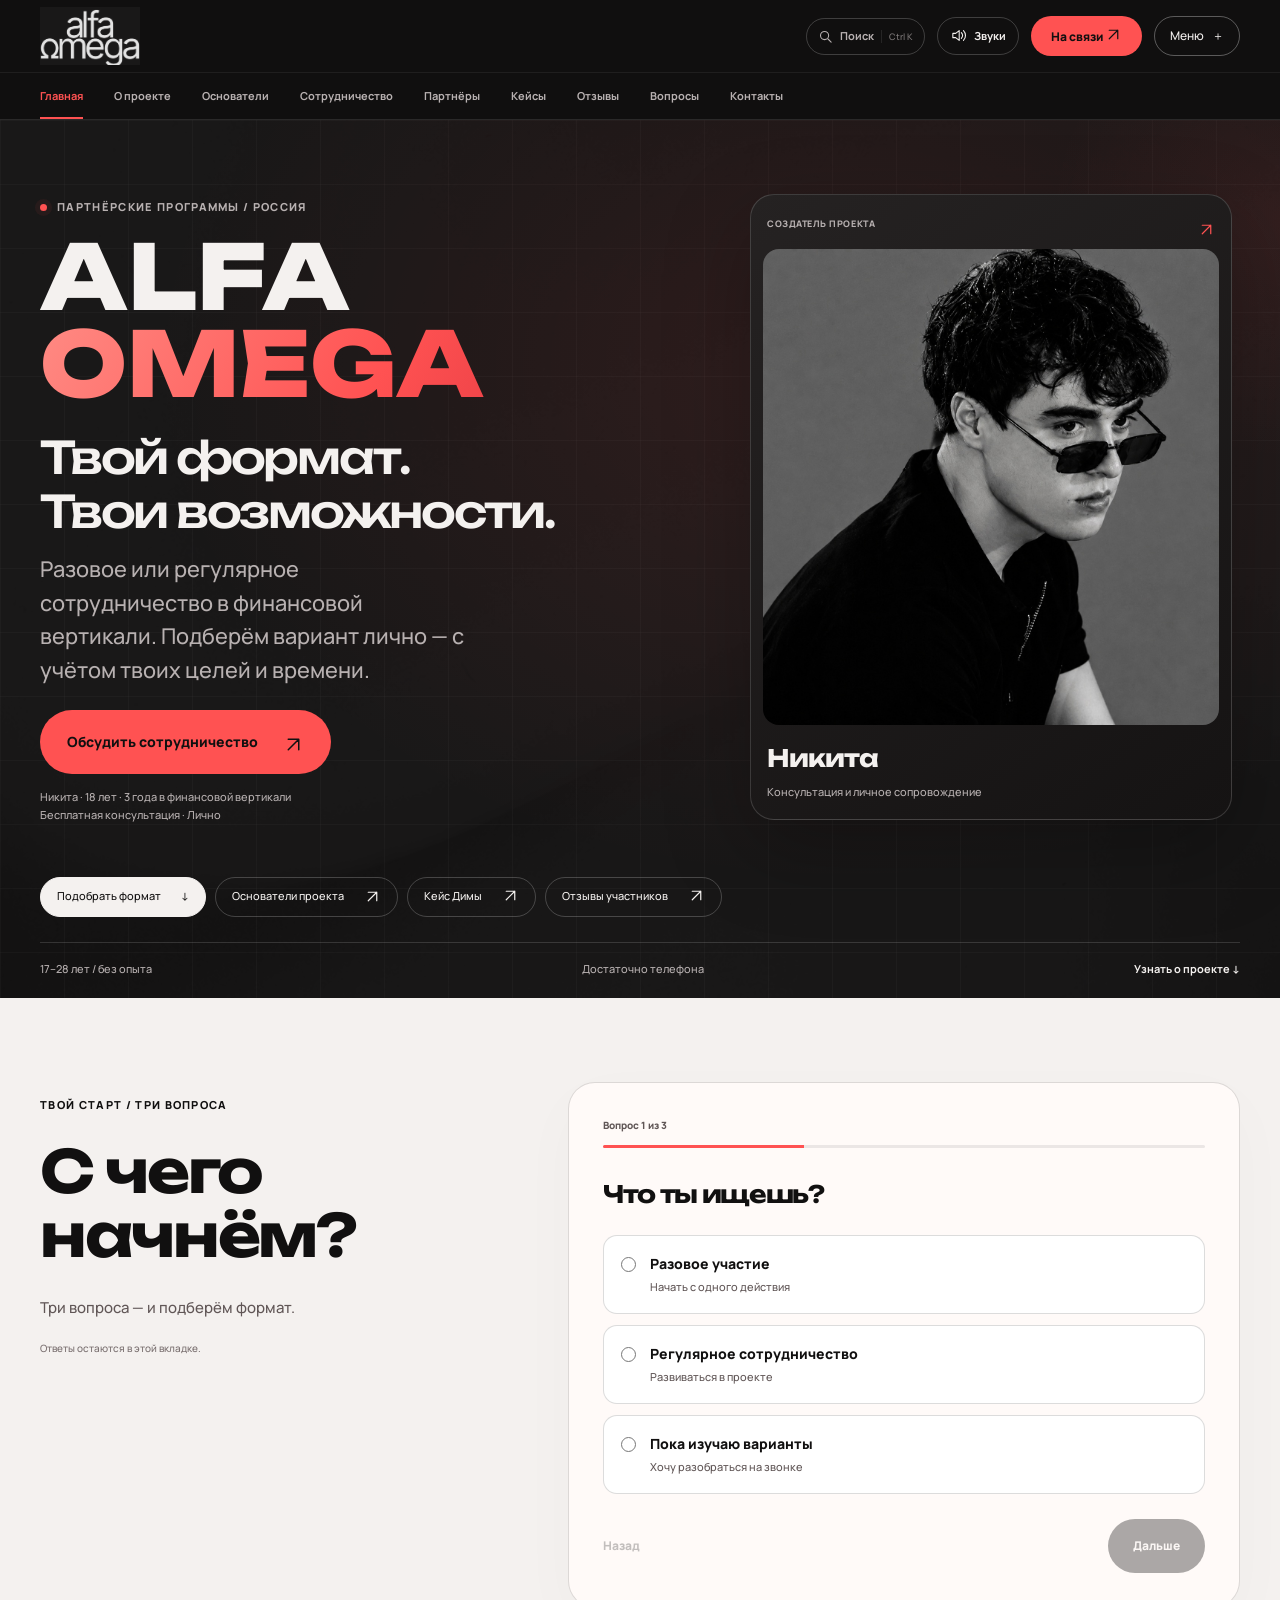
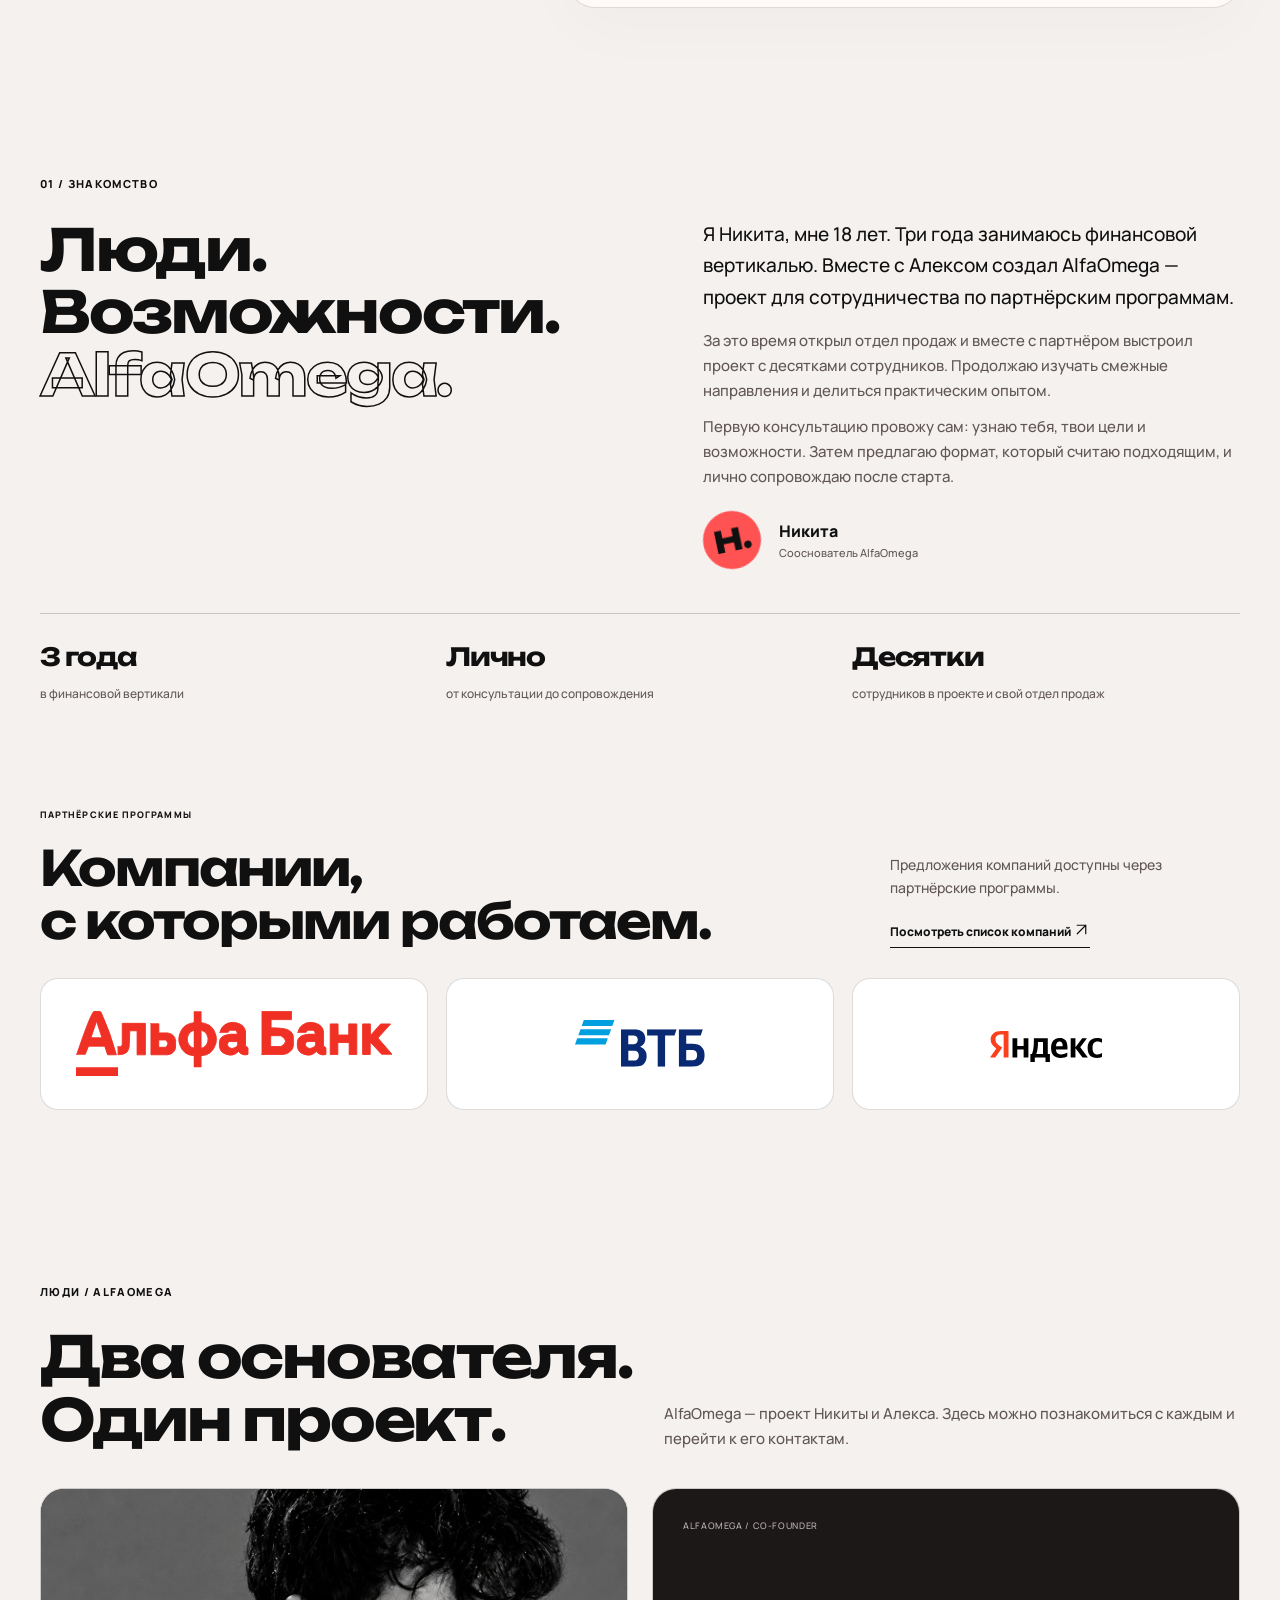
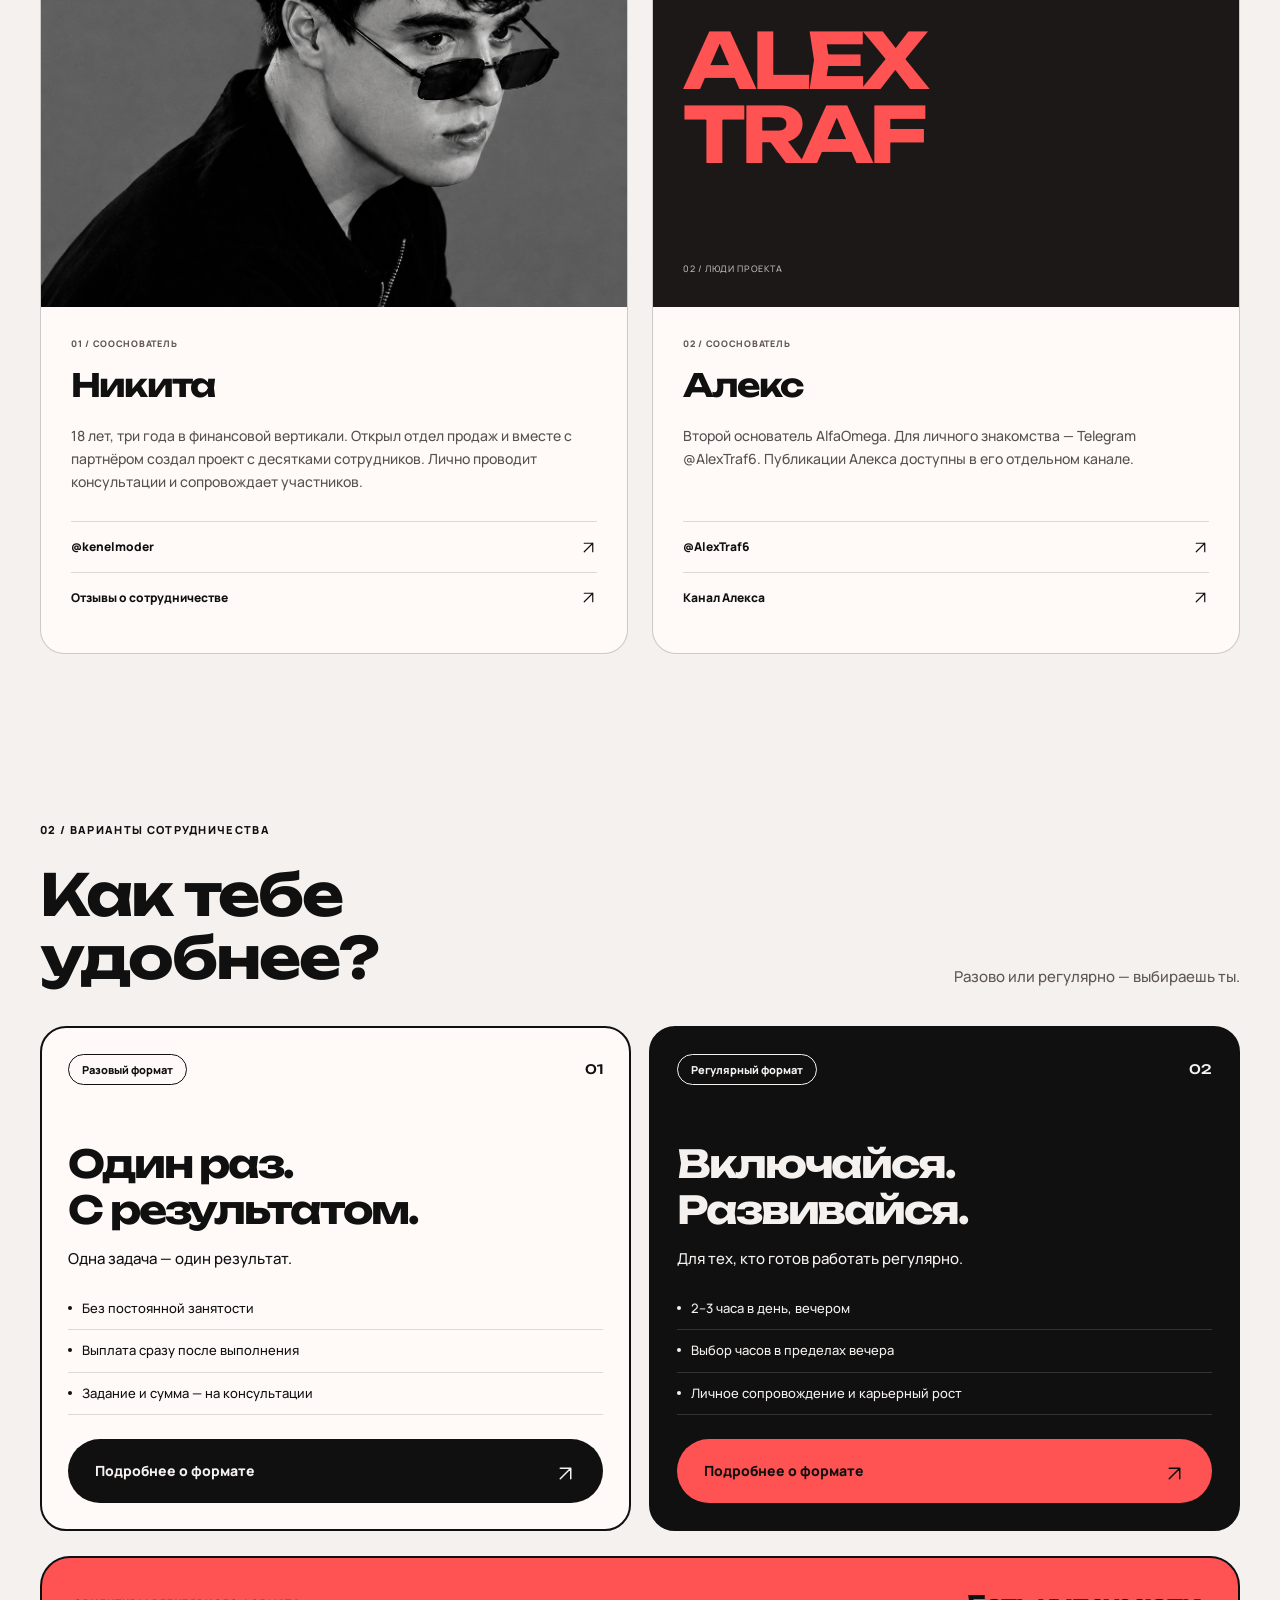
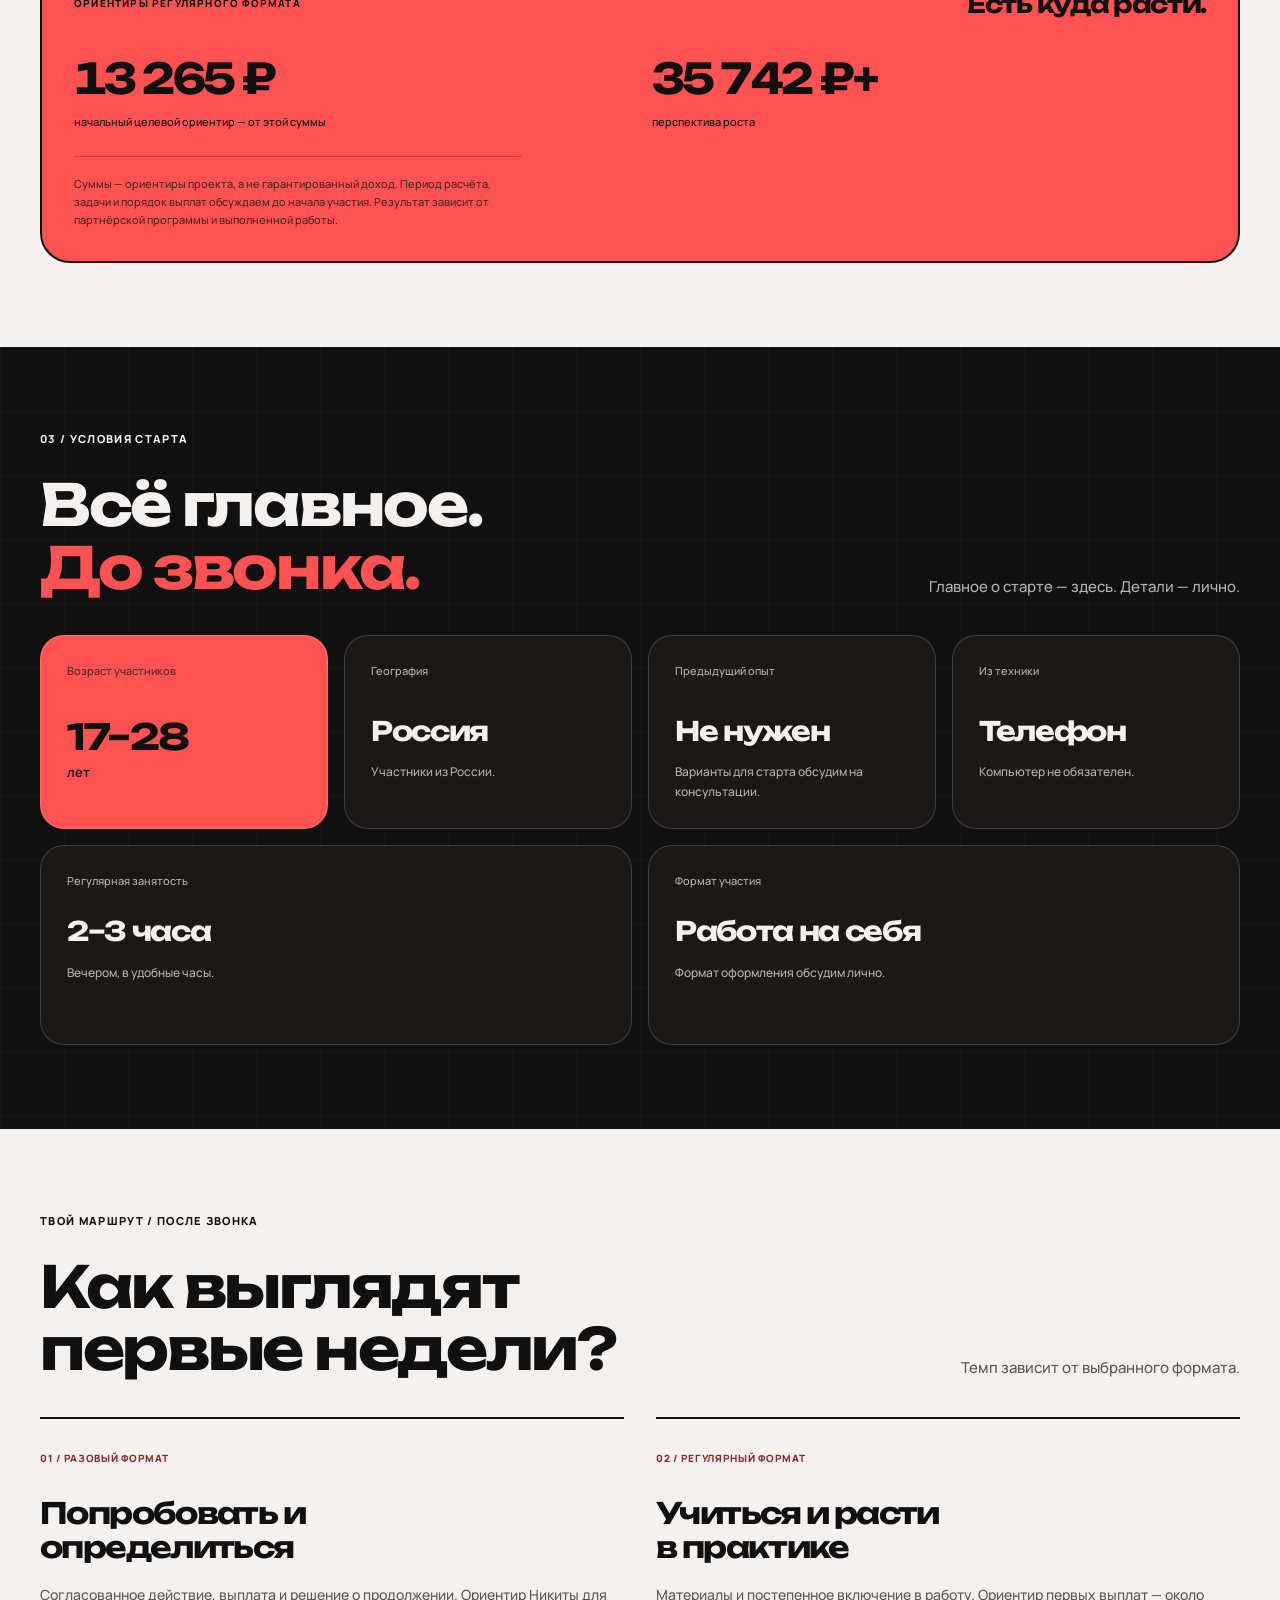
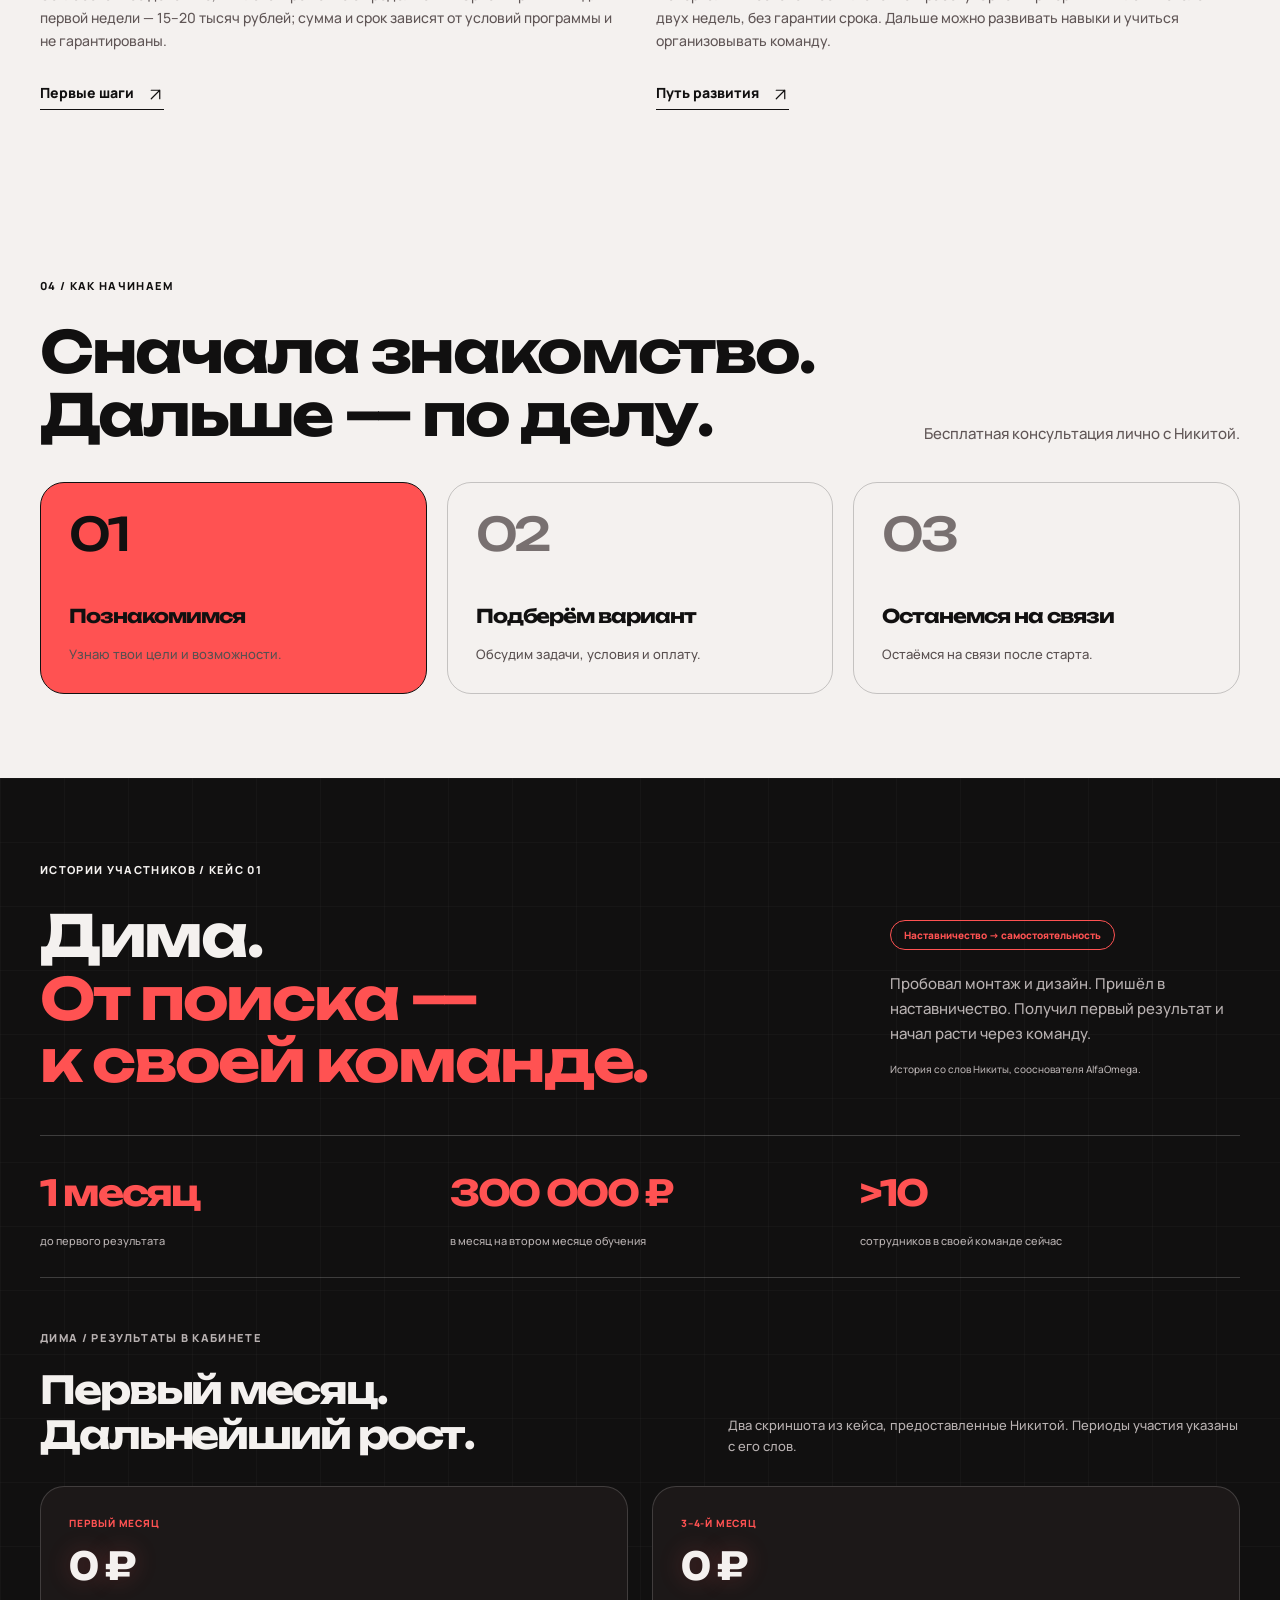
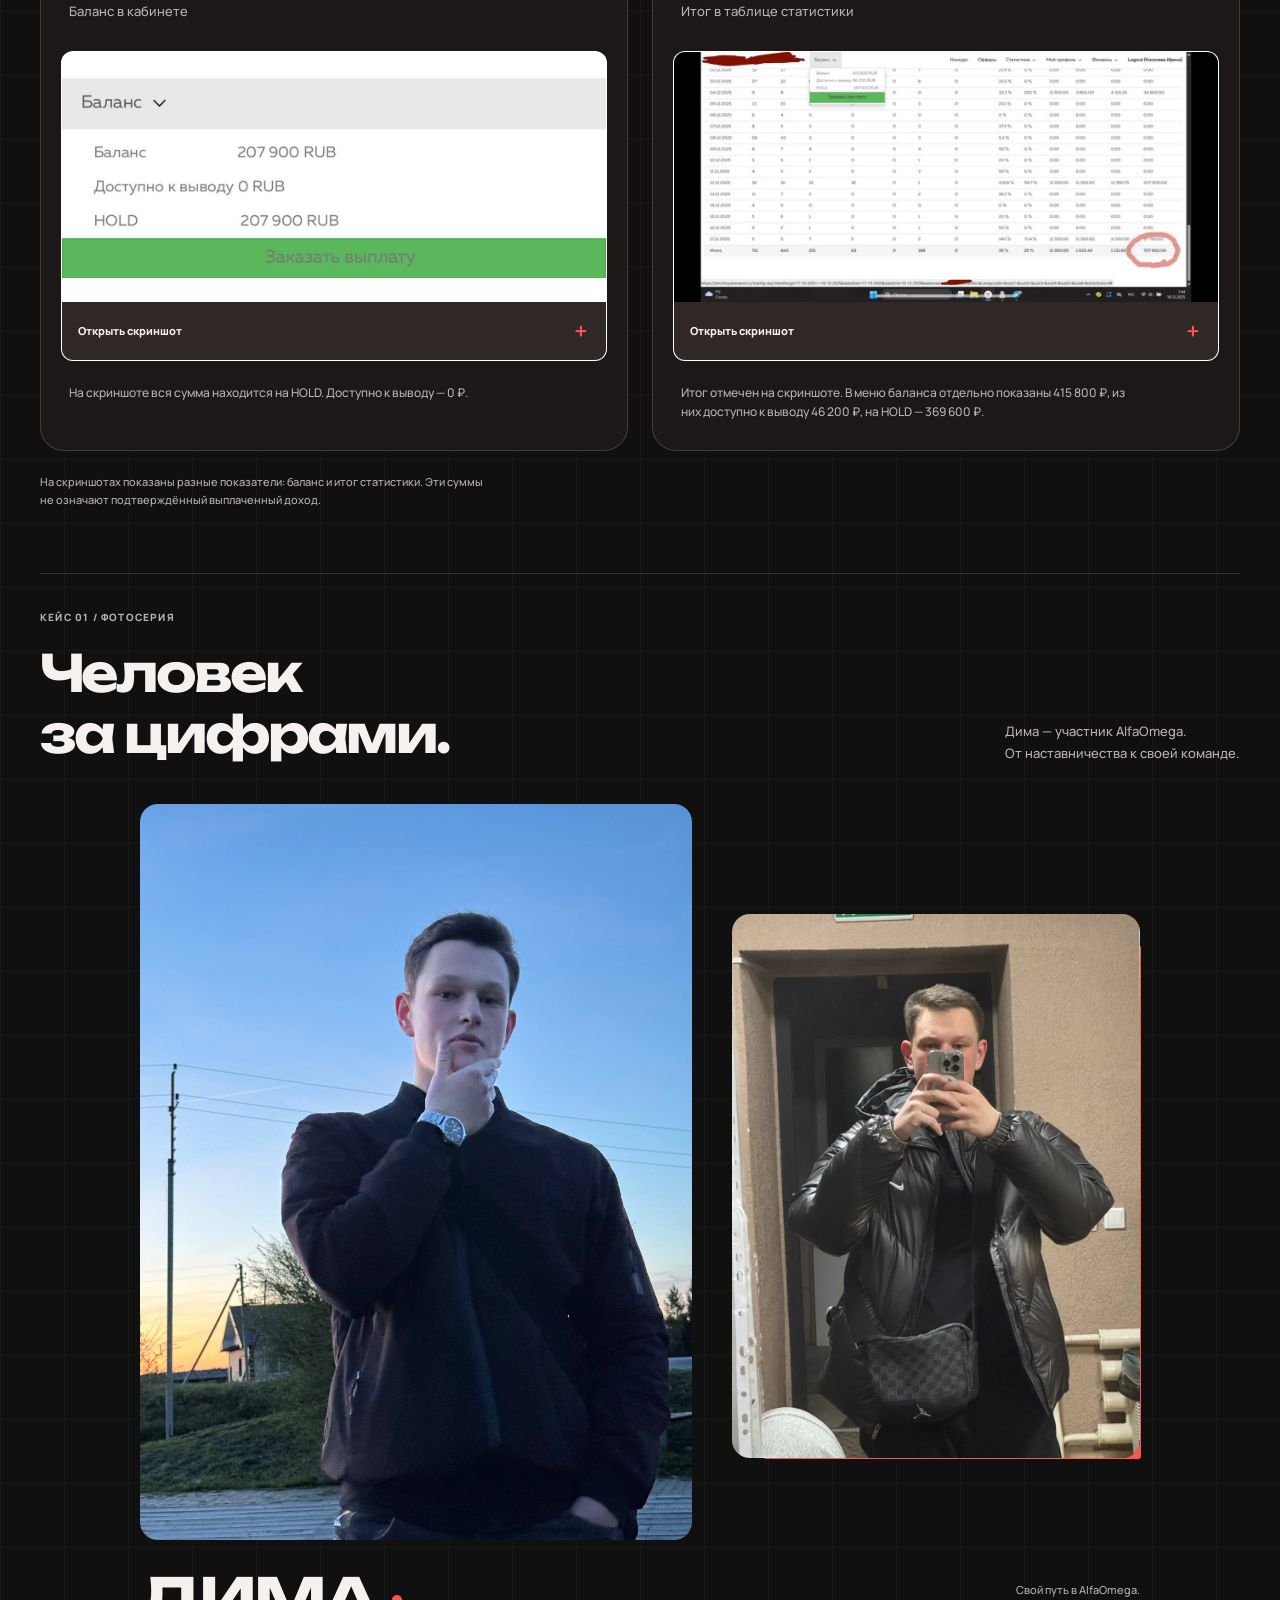
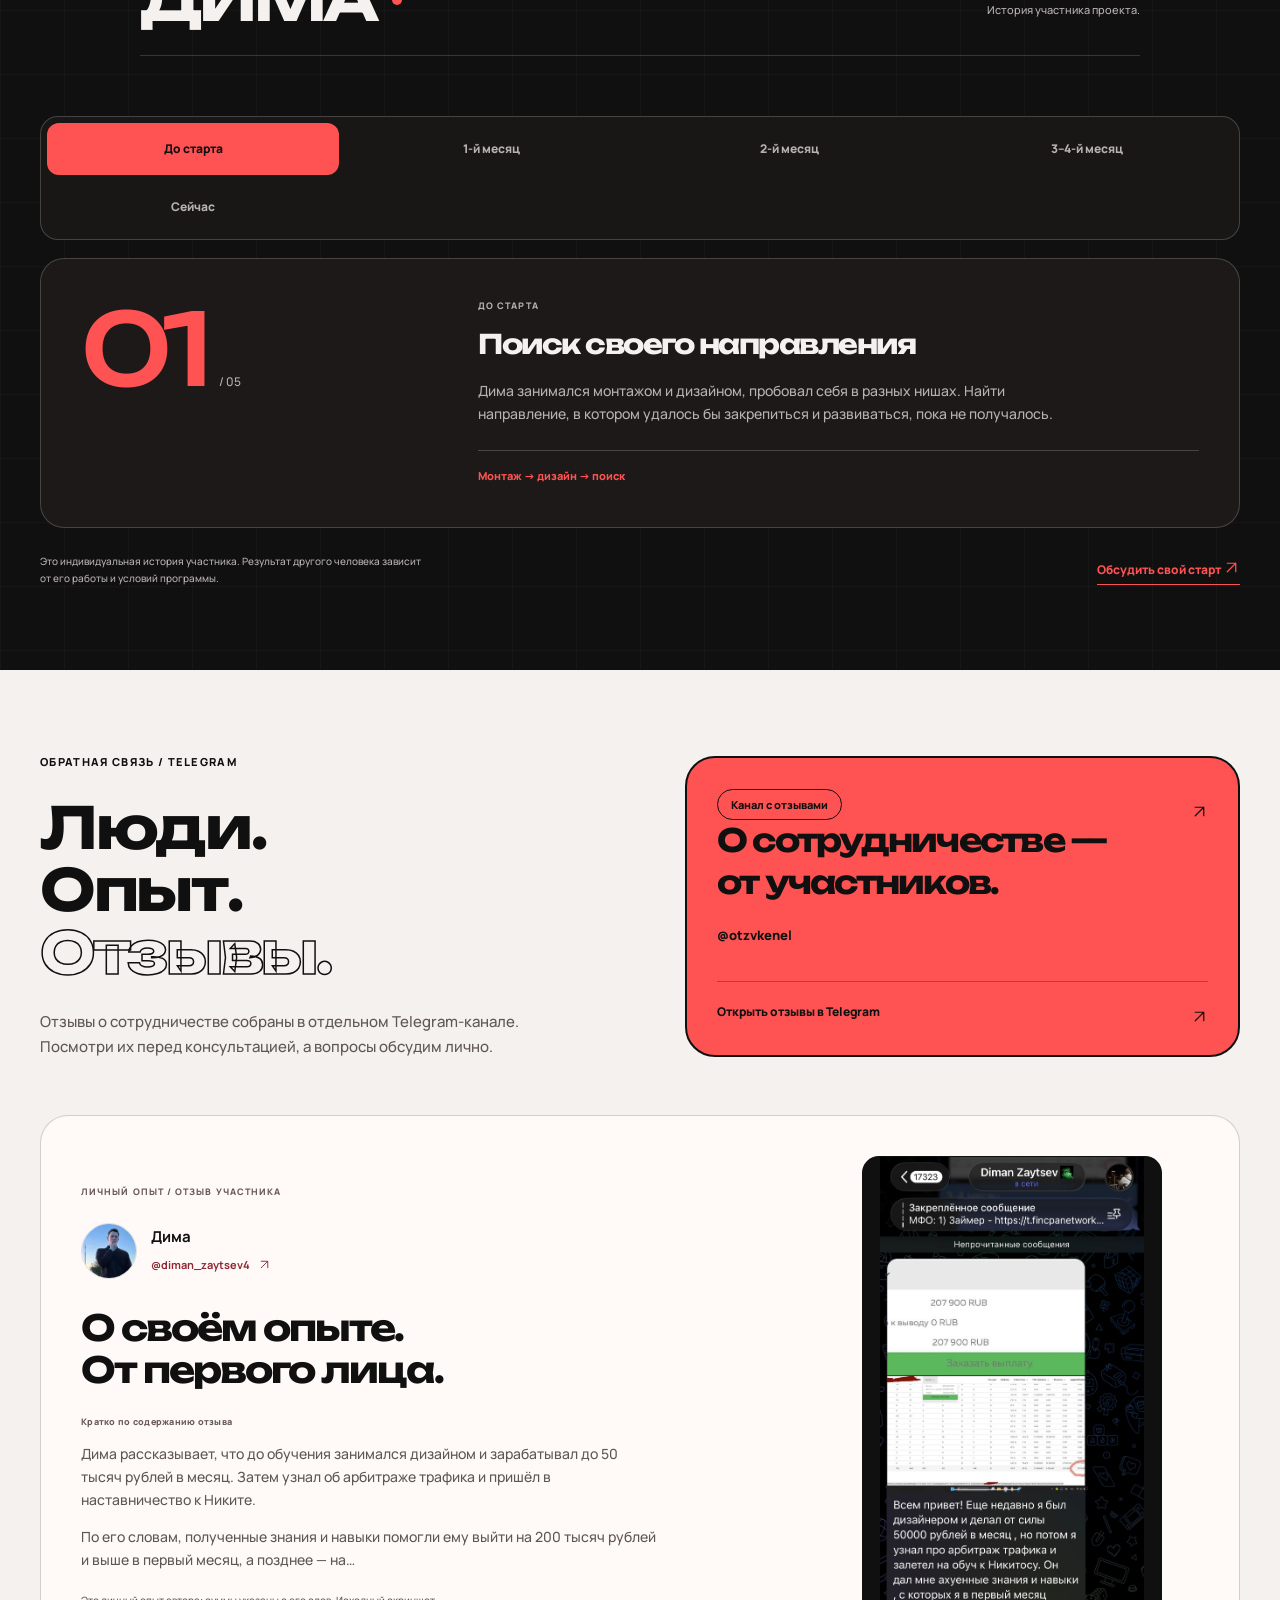
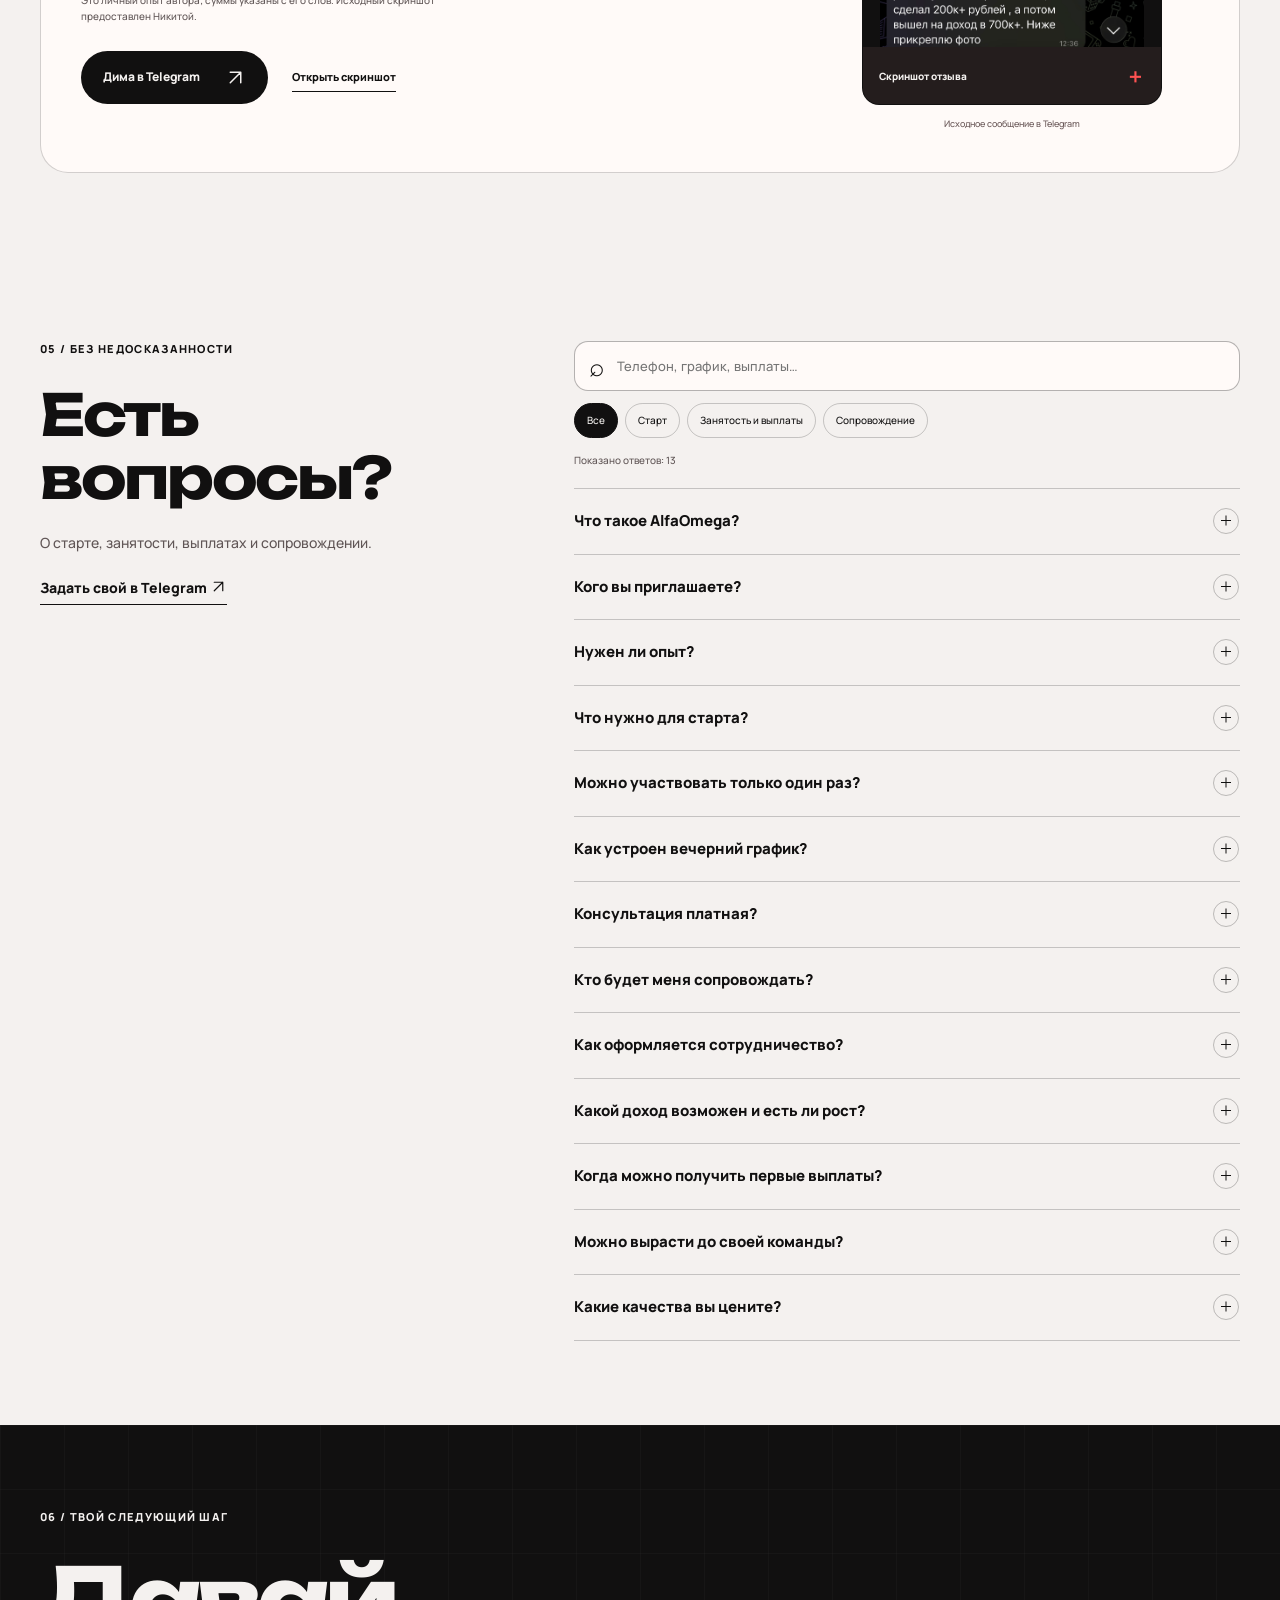
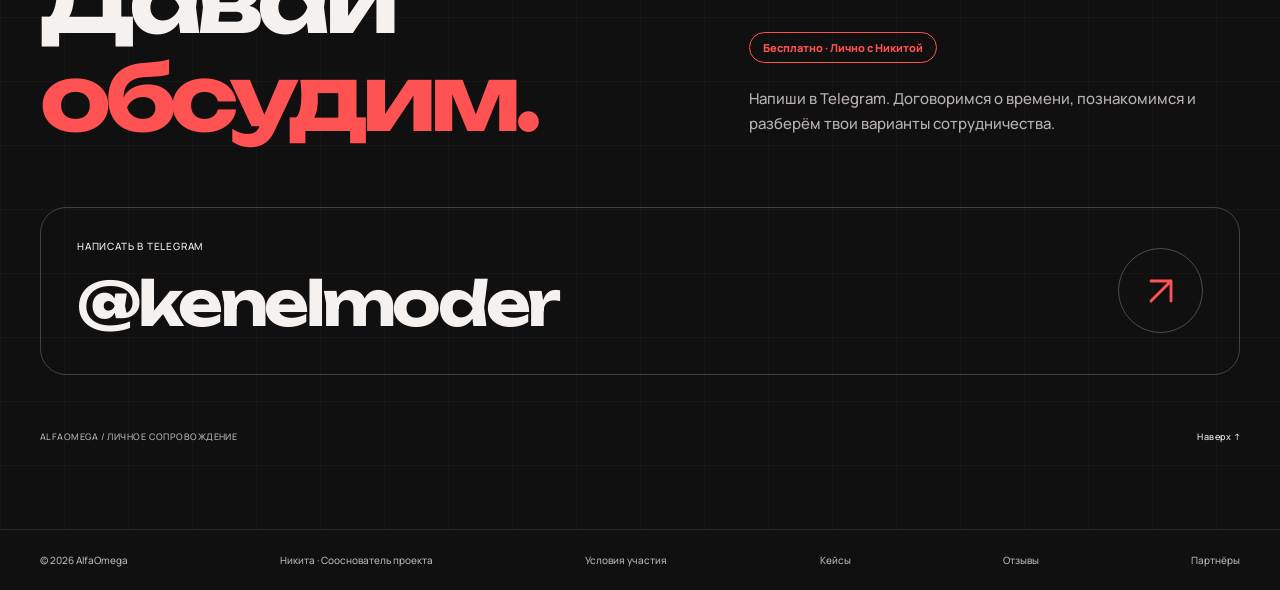
<file: index.html>
<!DOCTYPE html>

<html lang="ru">
<head>
<meta charset="utf-8"/>
<meta content="width=device-width, initial-scale=1" name="viewport"/>
<meta content="index, follow, max-image-preview:large" name="robots"/>
<meta content="#111010" name="theme-color"/>
<title>AlfaOmega (Альфа Омега) — Никита | Сотрудничество</title>
<meta content="AlfaOmega (Альфа Омега) — проект Никиты и Алекса в финансовой вертикали. Разовое и регулярное сотрудничество, личное сопровождение и бесплатная консультация." name="description"/>
<link href="https://alfaomega-nikita.sandyplume1025.chatgpt.site/" rel="canonical"/>
<link href="assets/alfaomega-logo.jpeg" rel="icon" type="image/jpeg"/>
<link as="image" href="assets/nikita.jpeg" rel="preload"/>
<link as="font" crossorigin="" href="assets/manrope-variable.ttf" rel="preload" type="font/ttf"/>
<link href="styles.css?v=22" rel="stylesheet"/>
<script defer="" src="site.js?v=20"></script>
<script defer="" src="sounds.js?v=20"></script>
<script defer="" src="experience.js?v=20"></script>
<meta content="website" property="og:type"/>
<meta content="ru_RU" property="og:locale"/>
<meta content="AlfaOmega (Альфа Омега) — Никита | Сотрудничество" property="og:title"/>
<meta content="AlfaOmega (Альфа Омега) — проект Никиты и Алекса в финансовой вертикали. Разовое и регулярное сотрудничество, личное сопровождение и бесплатная консультация." property="og:description"/>
<meta content="https://alfaomega-nikita.sandyplume1025.chatgpt.site/" property="og:url"/>
<meta content="https://alfaomega-nikita.sandyplume1025.chatgpt.site/assets/nikita.jpeg" property="og:image"/>
<meta content="Никита, создатель AlfaOmega" property="og:image:alt"/>
<meta content="summary" name="twitter:card"/>
<script type="application/ld+json">
{
  "@context": "https://schema.org",
  "@graph": [
    {
      "@type": "WebSite",
      "@id": "https://alfaomega-nikita.sandyplume1025.chatgpt.site/#website",
      "url": "https://alfaomega-nikita.sandyplume1025.chatgpt.site/",
      "name": "AlfaOmega",
      "alternateName": [
        "Альфа Омега",
        "АльфаОмега"
      ],
      "inLanguage": "ru-RU",
      "publisher": {
        "@id": "https://alfaomega-nikita.sandyplume1025.chatgpt.site/#project"
      }
    },
    {
      "@type": "Organization",
      "@id": "https://alfaomega-nikita.sandyplume1025.chatgpt.site/#project",
      "name": "AlfaOmega",
      "alternateName": [
        "Альфа Омега",
        "АльфаОмега"
      ],
      "url": "https://alfaomega-nikita.sandyplume1025.chatgpt.site/",
      "description": "Проект в финансовой вертикали. Сотрудничество по партнёрским программам.",
      "logo": "https://alfaomega-nikita.sandyplume1025.chatgpt.site/assets/alfaomega-logo.jpeg",
      "founder": [
        {
          "@id": "https://alfaomega-nikita.sandyplume1025.chatgpt.site/#nikita"
        },
        {
          "@id": "https://alfaomega-nikita.sandyplume1025.chatgpt.site/#alex"
        }
      ]
    },
    {
      "@type": "Person",
      "@id": "https://alfaomega-nikita.sandyplume1025.chatgpt.site/#nikita",
      "name": "Никита",
      "jobTitle": "Сооснователь AlfaOmega",
      "url": "https://alfaomega-nikita.sandyplume1025.chatgpt.site/",
      "image": "https://alfaomega-nikita.sandyplume1025.chatgpt.site/assets/nikita.jpeg",
      "sameAs": [
        "https://t.me/kenelmoder"
      ],
      "affiliation": {
        "@id": "https://alfaomega-nikita.sandyplume1025.chatgpt.site/#project"
      }
    },
    {
      "@type": "Person",
      "@id": "https://alfaomega-nikita.sandyplume1025.chatgpt.site/#alex",
      "name": "Алекс",
      "jobTitle": "Сооснователь AlfaOmega",
      "url": "https://alfaomega-nikita.sandyplume1025.chatgpt.site/founders.html",
      "sameAs": [
        "https://t.me/AlexTraf6",
        "https://t.me/+PCmVGvibhLFiMDhi"
      ],
      "affiliation": {
        "@id": "https://alfaomega-nikita.sandyplume1025.chatgpt.site/#project"
      }
    },
    {
      "@type": "WebPage",
      "@id": "https://alfaomega-nikita.sandyplume1025.chatgpt.site/#webpage",
      "url": "https://alfaomega-nikita.sandyplume1025.chatgpt.site/",
      "name": "AlfaOmega (Альфа Омега) — Никита | Сотрудничество",
      "description": "AlfaOmega (Альфа Омега) — проект Никиты и Алекса в финансовой вертикали. Разовое и регулярное сотрудничество, личное сопровождение и бесплатная консультация.",
      "inLanguage": "ru-RU",
      "isPartOf": {
        "@id": "https://alfaomega-nikita.sandyplume1025.chatgpt.site/#website"
      },
      "about": [
        {
          "@id": "https://alfaomega-nikita.sandyplume1025.chatgpt.site/#project"
        },
        {
          "@id": "https://alfaomega-nikita.sandyplume1025.chatgpt.site/#nikita"
        }
      ]
    }
  ]
}
</script>
<script defer="" src="motion.js?v=22"></script>
</head>
<body class="home-page"><div aria-hidden="true" class="transition-screen"></div><div aria-hidden="true" class="reading-progress"></div>
<a class="skip-link" href="#main">Перейти к содержимому</a>
<div class="header-shell" id="top"><header class="header wrap">
<a aria-label="AlfaOmega — в начало" class="wordmark" href="#top"><span class="logo-crop"><img alt="AlfaOmega" height="1124" src="assets/alfaomega-logo.jpeg" width="1206"/></span></a>
<nav aria-label="Основная навигация" class="desktop-nav"><a aria-current="page" href="index.html">Главная</a><a href="about.html">О проекте</a><a href="founders.html">Основатели</a><a href="cooperation.html">Сотрудничество</a><a href="partners.html">Партнёры</a><a href="cases.html">Кейсы</a><a href="reviews.html">Отзывы</a><a href="faq.html">Вопросы</a><a href="contact.html">Контакты</a></nav>
<div class="header-actions"><button aria-controls="quick-navigation" aria-haspopup="dialog" aria-label="Поиск по сайту" class="quick-search-toggle" hidden="" type="button"><svg aria-hidden="true" fill="none" viewbox="0 0 24 24"><circle cx="10.5" cy="10.5" r="6.5"></circle><path d="m16 16 5 5"></path></svg><span>Поиск</span><kbd>⌘ K</kbd></button><button aria-label="Выключить звуковые эффекты" aria-pressed="true" class="sfx-toggle" hidden="" title="Звуки интерфейса" type="button"><svg aria-hidden="true" fill="none" viewbox="0 0 24 24"><path d="M4 9v6h4l5 4V5L8 9H4Z"></path><path class="sfx-waves" d="M16 8a6 6 0 0 1 0 8M19 5a10 10 0 0 1 0 14"></path><path class="sfx-muted" d="m16 9 6 6m-6 0 6-6"></path></svg><span>Звуки</span></button><a class="header-telegram" href="https://t.me/kenelmoder" rel="noopener noreferrer" target="_blank">На связи <svg aria-hidden="true" class="icon-arrow" fill="none" viewbox="0 0 24 24"><path d="M6 18 18 6M6 6h12v12"></path></svg></a><button aria-controls="mobile-navigation" aria-expanded="false" class="menu-toggle" type="button">Меню <span aria-hidden="true">＋</span></button></div></header><nav aria-label="Разделы сайта" class="section-tabs"><div class="wrap section-tabs-track"><a aria-current="page" href="index.html">Главная</a><a href="about.html">О проекте</a><a href="founders.html">Основатели</a><a href="cooperation.html">Сотрудничество</a><a href="partners.html">Партнёры</a><a href="cases.html">Кейсы</a><a href="reviews.html">Отзывы</a><a href="faq.html">Вопросы</a><a href="contact.html">Контакты</a></div></nav>
<nav aria-label="Навигация для телефона" class="mobile-nav" hidden="" id="mobile-navigation"><div class="wrap"><a aria-current="page" href="index.html">Главная<span aria-hidden="true">01</span></a><a href="about.html">О проекте<span aria-hidden="true">02</span></a><a href="founders.html">Основатели<span aria-hidden="true">03</span></a><a href="cooperation.html">Сотрудничество<span aria-hidden="true">04</span></a><a href="partners.html">Партнёры<span aria-hidden="true">05</span></a><a href="cases.html">Кейсы<span aria-hidden="true">06</span></a><a href="reviews.html">Отзывы<span aria-hidden="true">07</span></a><a href="faq.html">Вопросы<span aria-hidden="true">08</span></a><a href="contact.html">Контакты<span aria-hidden="true">09</span></a></div></nav></div>
<main id="main">
<section aria-labelledby="hero-title" class="hero dark-grid"><div class="wrap hero-layout">
<div class="hero-copy"><p class="eyebrow"><span class="status-dot"></span> ПАРТНЁРСКИЕ ПРОГРАММЫ / РОССИЯ</p><h1 id="hero-title">ALFA<span>OMEGA</span></h1><p class="hero-lead">Твой формат.<br/>Твои возможности.</p><p class="hero-description">Разовое или регулярное сотрудничество в финансовой вертикали. Подберём вариант лично — с учётом твоих целей и времени.</p><a class="button button-lime" href="https://t.me/kenelmoder" rel="noopener noreferrer" target="_blank">Обсудить сотрудничество <span aria-hidden="true"><svg aria-hidden="true" class="icon-arrow" fill="none" viewbox="0 0 24 24"><path d="M6 18 18 6M6 6h12v12"></path></svg></span></a><p class="hero-note">Никита · 18 лет · 3 года в финансовой вертикали<br/>Бесплатная консультация · Лично</p></div>
<figure class="portrait-block"><div class="portrait-label"><span>СОЗДАТЕЛЬ ПРОЕКТА</span><span aria-hidden="true"><svg aria-hidden="true" class="icon-arrow" fill="none" viewbox="0 0 24 24"><path d="M6 18 18 6M6 6h12v12"></path></svg></span></div><img alt="Никита, сооснователь AlfaOmega" class="portrait" fetchpriority="high" height="640" src="assets/nikita.jpeg" width="640"/><figcaption><strong>Никита</strong><span>Консультация и личное сопровождение</span></figcaption></figure>
<div class="hero-explore"><a class="hero-picker-link" href="#format-picker">Подобрать формат <span aria-hidden="true">↓</span></a><a href="founders.html">Основатели проекта <svg aria-hidden="true" class="icon-arrow" fill="none" viewbox="0 0 24 24"><path d="M6 18 18 6M6 6h12v12"></path></svg></a><a href="cases.html">Кейс Димы <span aria-hidden="true"><svg aria-hidden="true" class="icon-arrow" fill="none" viewbox="0 0 24 24"><path d="M6 18 18 6M6 6h12v12"></path></svg></span></a><a href="reviews.html">Отзывы участников <span aria-hidden="true"><svg aria-hidden="true" class="icon-arrow" fill="none" viewbox="0 0 24 24"><path d="M6 18 18 6M6 6h12v12"></path></svg></span></a></div><div class="hero-bottom"><span>17–28 лет / без опыта</span><span>Достаточно телефона</span><a href="#project">Узнать о проекте ↓</a></div></div></section>
<section aria-labelledby="picker-title" class="format-picker section light" id="format-picker"><div class="wrap picker-layout"><div class="picker-intro"><p class="section-label">ТВОЙ СТАРТ / ТРИ ВОПРОСА</p><h2 id="picker-title">С чего<br/> начнём?</h2><p>Три вопроса — и подберём формат.</p><span>Ответы остаются в этой вкладке.</span></div><div class="picker-card"><form class="picker-form"><div class="picker-progress" hidden=""><span aria-live="polite" class="picker-step-label"></span><div><span></span></div></div><fieldset data-picker-step="0"><legend>Что ты ищешь?</legend><div class="picker-options"><label class="picker-option"><input name="goal" type="radio" value="once"/><span><strong>Разовое участие</strong><small>Начать с одного действия</small></span></label><label class="picker-option"><input name="goal" type="radio" value="regular"/><span><strong>Регулярное сотрудничество</strong><small>Развиваться в проекте</small></span></label><label class="picker-option"><input name="goal" type="radio" value="explore"/><span><strong>Пока изучаю варианты</strong><small>Хочу разобраться на звонке</small></span></label></div></fieldset><fieldset data-picker-step="1"><legend>Какой график подходит?</legend><div class="picker-options"><label class="picker-option"><input name="time" type="radio" value="one"/><span><strong>Только разовое участие</strong><small>Без постоянной занятости</small></span></label><label class="picker-option"><input name="time" type="radio" value="evening"/><span><strong>2–3 часа вечером</strong><small>Могу выделять время ежедневно</small></span></label><label class="picker-option"><input name="time" type="radio" value="unsure"/><span><strong>График пока неясен</strong><small>Нужно обсудить возможности</small></span></label></div></fieldset><fieldset data-picker-step="2"><legend>С каким опытом начинаешь?</legend><div class="picker-options"><label class="picker-option"><input name="experience" type="radio" value="new"/><span><strong>Без опыта</strong><small>Хочу попробовать новое направление</small></span></label><label class="picker-option"><input name="experience" type="radio" value="some"/><span><strong>Опыт уже есть</strong><small>Расскажу о нём на консультации</small></span></label><label class="picker-option"><input name="experience" type="radio" value="talk"/><span><strong>Сначала познакомимся</strong><small>Предпочитаю обсудить лично</small></span></label></div></fieldset><div class="picker-controls" hidden=""><button class="picker-back" type="button">Назад</button><button class="button button-dark picker-next" disabled="" type="button">Дальше <span aria-hidden="true">→</span></button></div></form><div class="picker-result" hidden=""><p class="section-label">ВАРИАНТ ДЛЯ ОБСУЖДЕНИЯ</p><h3 class="picker-result-title"></h3><p class="picker-result-description"></p><p class="picker-result-note">Окончательный формат и условия определим на личной консультации.</p><label class="picker-summary-label">Твои ответы<textarea class="picker-summary" readonly="" rows="4"></textarea></label><div class="picker-result-actions"><a class="button button-lime" href="https://t.me/kenelmoder" rel="noopener noreferrer" target="_blank">Обсудить с Никитой <svg aria-hidden="true" class="icon-arrow" fill="none" viewbox="0 0 24 24"><path d="M6 18 18 6M6 6h12v12"></path></svg></a><button class="picker-copy" type="button">Скопировать ответы</button></div><p class="picker-copy-status" role="status"></p><button class="picker-restart" type="button">Изменить ответы</button></div><noscript><p>Обсуди подходящий формат с <a href="https://t.me/kenelmoder">Никитой в Telegram</a>.</p></noscript></div></div></section><section aria-labelledby="project-title" class="project section light" id="project"><div class="wrap"><p class="section-label">01 / ЗНАКОМСТВО</p><div class="project-layout"><div><h2 id="project-title">Люди.<br/>Возможности.<br/><span class="outline-word">AlfaOmega.</span></h2></div><div class="project-copy"><p class="lead">Я Никита, мне 18 лет. Три года занимаюсь финансовой вертикалью. Вместе с Алексом создал AlfaOmega — проект для сотрудничества по партнёрским программам.</p><p>За это время открыл отдел продаж и вместе с партнёром выстроил проект с десятками сотрудников. Продолжаю изучать смежные направления и делиться практическим опытом.</p><p>Первую консультацию провожу сам: узнаю тебя, твои цели и возможности. Затем предлагаю формат, который считаю подходящим, и лично сопровождаю после старта.</p><div class="signature"><span aria-hidden="true" class="signature-symbol">Н.</span><span>Никита<small>Сооснователь AlfaOmega</small></span></div></div></div><div class="facts-row"><div><strong>3 года</strong><span>в финансовой вертикали</span></div><div><strong>Лично</strong><span>от консультации до сопровождения</span></div><div><strong>Десятки</strong><span>сотрудников в проекте и свой отдел продаж</span></div></div></div></section><section aria-labelledby="partners-preview-title" class="partners-preview light"><div class="wrap"><div class="partners-preview-heading"><div><p class="section-label">ПАРТНЁРСКИЕ ПРОГРАММЫ</p><h2 id="partners-preview-title">Компании,<br/>с которыми работаем.</h2></div><div><p>Предложения компаний доступны через партнёрские программы.</p><a class="text-link" href="partners.html">Посмотреть список компаний <svg aria-hidden="true" class="icon-arrow" fill="none" viewbox="0 0 24 24"><path d="M6 18 18 6M6 6h12v12"></path></svg></a></div></div><div class="partner-preview-logos"><div><img alt="Альфа-Банк" loading="lazy" src="assets/brands/alfa.svg"/></div><div><img alt="ВТБ" loading="lazy" src="assets/brands/vtb.svg"/></div><a aria-label="Яндекс — официальный сайт" href="https://ya.ru/" rel="noopener noreferrer" target="_blank"><img alt="Яндекс" loading="lazy" src="assets/brands/yandex.svg"/></a></div></div></section><section aria-labelledby="founders-title" class="founders section light" id="founders"><div class="wrap"><p class="section-label">ЛЮДИ / ALFAOMEGA</p><div class="section-heading"><h2 id="founders-title">Два основателя.<br/>Один проект.</h2><p>AlfaOmega — проект Никиты и Алекса. Здесь можно познакомиться с каждым и перейти к его контактам.</p></div><div class="founder-grid"><article class="founder-card reveal"><div class="founder-visual"><img alt="Никита, сооснователь AlfaOmega" height="640" loading="lazy" src="assets/nikita.jpeg" width="640"/></div><div class="founder-body"><span class="founder-number">01 / СООСНОВАТЕЛЬ</span><h3>Никита</h3><p>18 лет, три года в финансовой вертикали. Открыл отдел продаж и вместе с партнёром создал проект с десятками сотрудников. Лично проводит консультации и сопровождает участников.</p><div class="founder-links"><a href="https://t.me/kenelmoder" rel="noopener noreferrer" target="_blank">@kenelmoder <svg aria-hidden="true" class="icon-arrow" fill="none" viewbox="0 0 24 24"><path d="M6 18 18 6M6 6h12v12"></path></svg></a><a href="https://t.me/otzvkenel" rel="noopener noreferrer" target="_blank">Отзывы о сотрудничестве <svg aria-hidden="true" class="icon-arrow" fill="none" viewbox="0 0 24 24"><path d="M6 18 18 6M6 6h12v12"></path></svg></a></div></div></article><article class="founder-card founder-alex reveal"><div aria-hidden="true" class="founder-wordmark"><span>ALFAOMEGA / CO-FOUNDER</span><strong>ALEX<br/>TRAF</strong><small>02 / ЛЮДИ ПРОЕКТА</small></div><div class="founder-body"><span class="founder-number">02 / СООСНОВАТЕЛЬ</span><h3>Алекс</h3><p>Второй основатель AlfaOmega. Для личного знакомства — Telegram @AlexTraf6. Публикации Алекса доступны в его отдельном канале.</p><div class="founder-links"><a href="https://t.me/AlexTraf6" rel="noopener noreferrer" target="_blank">@AlexTraf6 <svg aria-hidden="true" class="icon-arrow" fill="none" viewbox="0 0 24 24"><path d="M6 18 18 6M6 6h12v12"></path></svg></a><a href="https://t.me/+PCmVGvibhLFiMDhi" rel="noopener noreferrer" target="_blank">Канал Алекса <svg aria-hidden="true" class="icon-arrow" fill="none" viewbox="0 0 24 24"><path d="M6 18 18 6M6 6h12v12"></path></svg></a></div></div></article></div></div></section>
<section aria-labelledby="formats-title" class="formats section light" id="formats"><div class="wrap"><p class="section-label">02 / ВАРИАНТЫ СОТРУДНИЧЕСТВА</p><div class="section-heading"><h2 id="formats-title">Как тебе<br/>удобнее?</h2><p>Разово или регулярно — выбираешь ты.</p></div><div class="offers">
<article class="offer offer-once reveal"><div class="offer-top"><span class="pill">Разовый формат</span><span class="card-index">01</span></div><h3>Один раз.<br/>С результатом.</h3><p>Одна задача — один результат.</p><ul class="offer-list"><li>Без постоянной занятости</li><li>Выплата сразу после выполнения</li><li>Задание и сумма — на консультации</li></ul><a class="button button-dark" data-open-dialog="format-once" href="#conditions">Подробнее о формате <span aria-hidden="true"><svg aria-hidden="true" class="icon-arrow" fill="none" viewbox="0 0 24 24"><path d="M6 18 18 6M6 6h12v12"></path></svg></span></a></article>
<article class="offer offer-regular reveal"><div class="offer-top"><span class="pill">Регулярный формат</span><span class="card-index">02</span></div><h3>Включайся.<br/>Развивайся.</h3><p>Для тех, кто готов работать регулярно.</p><ul class="offer-list"><li>2–3 часа в день, вечером</li><li>Выбор часов в пределах вечера</li><li>Личное сопровождение и карьерный рост</li></ul><a class="button button-lime" data-open-dialog="format-regular" href="#conditions">Подробнее о формате <span aria-hidden="true"><svg aria-hidden="true" class="icon-arrow" fill="none" viewbox="0 0 24 24"><path d="M6 18 18 6M6 6h12v12"></path></svg></span></a></article></div>
<div class="income-box reveal"><div class="income-heading"><span class="section-label">ОРИЕНТИРЫ РЕГУЛЯРНОГО ФОРМАТА</span><h3>Есть куда расти.</h3></div><div class="income-values"><div><strong class="money-counter" data-count-suffix=" ₽" data-count-to="100000"><span aria-hidden="true" class="money-reserve">100 000 ₽</span><span aria-hidden="true" class="money-display">100 000 ₽</span><span class="sr-only">100 000 рублей</span></strong><small>начальный целевой ориентир — от этой суммы</small></div><div><strong class="money-counter" data-count-suffix=" ₽+" data-count-to="300000"><span aria-hidden="true" class="money-reserve">300 000 ₽+</span><span aria-hidden="true" class="money-display">300 000 ₽+</span><span class="sr-only">300 000 рублей и выше</span></strong><small>перспектива роста</small></div></div><p class="income-note">Суммы — ориентиры проекта, а не гарантированный доход. Период расчёта, задачи и порядок выплат обсуждаем до начала участия. Результат зависит от партнёрской программы и выполненной работы.</p></div></div></section>
<section aria-labelledby="conditions-title" class="conditions section dark-grid" id="conditions"><div class="wrap"><p class="section-label">03 / УСЛОВИЯ СТАРТА</p><div class="section-heading"><h2 id="conditions-title">Всё главное.<br/><span class="lime-text">До звонка.</span></h2><p>Главное о старте — здесь. Детали — лично.</p></div><dl class="conditions-grid"><div class="condition-age reveal"><dt>Возраст участников</dt><dd>17–28<span>лет</span></dd></div><div class="reveal"><dt>География</dt><dd>Россия</dd><p>Участники из России.</p></div><div class="reveal"><dt>Предыдущий опыт</dt><dd>Не нужен</dd><p>Варианты для старта обсудим на консультации.</p></div><div class="reveal"><dt>Из техники</dt><dd>Телефон</dd><p>Компьютер не обязателен.</p></div><div class="condition-wide reveal"><dt>Регулярная занятость</dt><dd>2–3 часа</dd><p>Вечером, в удобные часы.</p></div><div class="condition-wide reveal"><dt>Формат участия</dt><dd>Работа на себя</dd><p>Формат оформления обсудим лично.</p></div></dl></div></section>
<section aria-labelledby="start-preview-title" class="start-preview section light"><div class="wrap"><p class="section-label">ТВОЙ МАРШРУТ / ПОСЛЕ ЗВОНКА</p><div class="section-heading"><h2 id="start-preview-title">Как выглядят<br/>первые недели?</h2><p>Темп зависит от выбранного формата.</p></div><div class="start-preview-grid"><article class="reveal"><span>01 / РАЗОВЫЙ ФОРМАТ</span><h3>Попробовать и определиться</h3><p>Согласованное действие, выплата и решение о продолжении. Ориентир Никиты для первой недели — 15–20 тысяч рублей; сумма и срок зависят от условий программы и не гарантированы.</p><a class="text-link" href="cooperation.html#first-weeks">Первые шаги <svg aria-hidden="true" class="icon-arrow" fill="none" viewbox="0 0 24 24"><path d="M6 18 18 6M6 6h12v12"></path></svg></a></article><article class="reveal"><span>02 / РЕГУЛЯРНЫЙ ФОРМАТ</span><h3>Учиться и расти в практике</h3><p>Материалы и постепенное включение в работу. Ориентир первых выплат — около двух недель, без гарантии срока. Дальше можно развивать навыки и учиться организовывать команду.</p><a class="text-link" href="cooperation.html#growth">Путь развития <svg aria-hidden="true" class="icon-arrow" fill="none" viewbox="0 0 24 24"><path d="M6 18 18 6M6 6h12v12"></path></svg></a></article></div></div></section><section aria-labelledby="support-title" class="support section light" id="support"><div class="wrap"><p class="section-label">04 / КАК НАЧИНАЕМ</p><div class="section-heading"><h2 id="support-title">Сначала знакомство.<br/>Дальше — по делу.</h2><p>Бесплатная консультация лично с Никитой.</p></div><ol class="steps"><li class="reveal"><span class="step-number">01</span><h3>Познакомимся</h3><p>Узнаю твои цели и возможности.</p></li><li class="reveal"><span class="step-number">02</span><h3>Подберём вариант</h3><p>Обсудим задачи, условия и оплату.</p></li><li class="reveal"><span class="step-number">03</span><h3>Останемся на связи</h3><p>Остаёмся на связи после старта.</p></li></ol></div></section>
<section aria-labelledby="cases-title" class="cases section dark-grid" id="cases"><div class="wrap"><p class="section-label">ИСТОРИИ УЧАСТНИКОВ / КЕЙС 01</p><div class="section-heading"><h2 id="cases-title">Дима.<br/><span class="lime-text">От поиска —<br/>к своей команде.</span></h2><div class="case-intro"><span class="pill">Наставничество → самостоятельность</span><p>Пробовал монтаж и дизайн. Пришёл в наставничество. Получил первый результат и начал расти через команду.</p><span class="case-source">История со слов Никиты, сооснователя AlfaOmega.</span></div></div><div class="case-stats"><div><strong>1 месяц</strong><span>до первого результата</span></div><div><strong>300 000 ₽</strong><span>в месяц на втором месяце обучения</span></div><div><strong>&gt;10</strong><span>сотрудников в своей команде сейчас</span></div></div><div aria-labelledby="case-results-title" class="case-results" id="dima-results"><div class="results-heading"><div><p class="section-label">ДИМА / РЕЗУЛЬТАТЫ В КАБИНЕТЕ</p><h3 id="case-results-title">Первый месяц.<br/>Дальнейший рост.</h3></div><p>Два скриншота из кейса, предоставленные Никитой. Периоды участия указаны с его слов.</p></div><div class="result-grid"><figure class="result-card reveal"><figcaption><span class="result-period">ПЕРВЫЙ МЕСЯЦ</span><strong class="money-counter" data-count-suffix=" ₽" data-count-to="207900"><span aria-hidden="true" class="money-reserve">207 900 ₽</span><span aria-hidden="true" class="money-display">207 900 ₽</span><span class="sr-only">207 900 рублей</span></strong><span class="result-measure">Баланс в кабинете</span></figcaption><a aria-label="Увеличить скриншот: первый месяц" class="result-image" data-open-dialog="dima-result-1" href="assets/dima-result-month-1.jpeg" rel="noopener" target="_blank"><img alt="Первый месяц: баланс 207 900 рублей, HOLD 207 900 рублей, доступно к выводу 0 рублей." height="476" loading="lazy" src="assets/dima-result-month-1.jpeg" width="1280"/><span>Открыть скриншот <span aria-hidden="true">＋</span></span></a><p class="result-explanation">На скриншоте вся сумма находится на HOLD. Доступно к выводу — 0 ₽.</p></figure><figure class="result-card reveal"><figcaption><span class="result-period">3–4-Й МЕСЯЦ</span><strong class="money-counter" data-count-suffix=" ₽" data-count-to="727650"><span aria-hidden="true" class="money-reserve">727 650 ₽</span><span aria-hidden="true" class="money-display">727 650 ₽</span><span class="sr-only">727 650 рублей</span></strong><span class="result-measure">Итог в таблице статистики</span></figcaption><a aria-label="Увеличить скриншот: 3–4-й месяц" class="result-image" data-open-dialog="dima-result-3-4" href="assets/dima-result-month-3-4.jpeg" rel="noopener" target="_blank"><img alt="Скриншот статистики, отнесённый Никитой к третьему–четвёртому месяцу: итог таблицы 727 650 рублей." height="590" loading="lazy" src="assets/dima-result-month-3-4.jpeg" width="1280"/><span>Открыть скриншот <span aria-hidden="true">＋</span></span></a><p class="result-explanation">Итог отмечен на скриншоте. В меню баланса отдельно показаны 415 800 ₽, из них доступно к выводу 46 200 ₽, на HOLD — 369 600 ₽.</p></figure></div><p class="results-context">На скриншотах показаны разные показатели: баланс и итог статистики. Эти суммы не означают подтверждённый выплаченный доход.</p></div><div aria-labelledby="dima-editorial-title" class="dima-editorial"><div class="dima-editorial-heading"><div><p class="section-label">КЕЙС 01 / ФОТОСЕРИЯ</p><h3 id="dima-editorial-title">Человек<br/>за цифрами.</h3></div><p>Дима — участник AlfaOmega.<br/>От наставничества к своей команде.</p></div><figure class="dima-photo-series"><div class="dima-editorial-grid"><div class="dima-editorial-frame dima-editorial-primary reveal"><img alt="Дима — портрет на улице" height="2560" loading="lazy" src="assets/dima-before.jpeg" width="1920"/></div><div class="dima-editorial-frame dima-editorial-secondary reveal"><img alt="Дима — второй кадр фотосерии" height="2560" loading="lazy" src="assets/dima-after.jpeg" width="1920"/></div></div><figcaption><span class="dima-editorial-name">ДИМА<span aria-hidden="true" class="dima-editorial-dot"></span></span><span>Свой путь в AlfaOmega.<br/>История участника проекта.</span></figcaption></figure></div><div class="case-story" data-story=""><div aria-label="Этапы истории Димы" class="story-tabs" hidden=""><button data-stage="0" id="stage-tab-0" type="button">До старта</button><button data-stage="1" id="stage-tab-1" type="button">1-й месяц</button><button data-stage="2" id="stage-tab-2" type="button">2-й месяц</button><button data-stage="3" id="stage-tab-3" type="button">3–4-й месяц</button><button data-stage="4" id="stage-tab-4" type="button">Сейчас</button></div><div class="story-panels"><article class="story-panel" data-story-panel="0" id="stage-panel-0"><div aria-hidden="true" class="stage-counter">01<span>/ 05</span></div><div><p class="section-label">ДО СТАРТА</p><h3>Поиск своего направления</h3><p>Дима занимался монтажом и дизайном, пробовал себя в разных нишах. Найти направление, в котором удалось бы закрепиться и развиваться, пока не получалось.</p><span class="stage-milestone">Монтаж → дизайн → поиск</span></div></article><article class="story-panel" data-story-panel="1" id="stage-panel-1"><div aria-hidden="true" class="stage-counter">02<span>/ 05</span></div><div><p class="section-label">1-Й МЕСЯЦ</p><h3>Начало наставничества</h3><p>Один из менеджеров проекта познакомил Диму с Никитой. Дима вошёл в наставничество и за первый месяц получил свой первый результат.</p><span class="stage-milestone">207 900 ₽ / баланс на HOLD</span></div></article><article class="story-panel" data-story-panel="2" id="stage-panel-2"><div aria-hidden="true" class="stage-counter">03<span>/ 05</span></div><div><p class="section-label">2-Й МЕСЯЦ</p><h3>Рост через команду</h3><p>По словам Никиты, на втором месяце обучения Дима вышел на доход 300 000 ₽ в месяц. Дальнейшее масштабирование строилось через работу в команде.</p><span class="stage-milestone">300 000 ₽ / месяц</span></div></article><article class="story-panel" data-story-panel="3" id="stage-panel-3"><div aria-hidden="true" class="stage-counter">04<span>/ 05</span></div><div><p class="section-label">3–4-Й МЕСЯЦ</p><h3>Расширение масштаба</h3><p>К этому этапу Никита относит второй скриншот: в таблице статистики отмечен итог 727 650 ₽.</p><span class="stage-milestone">727 650 ₽ / итог статистики</span></div></article><article class="story-panel" data-story-panel="4" id="stage-panel-4"><div aria-hidden="true" class="stage-counter">05<span>/ 05</span></div><div><p class="section-label">СЕЙЧАС</p><h3>Самостоятельная работа</h3><p>Сейчас Дима работает самостоятельно, без личного наставничества Никиты. У него команда более чем из 10 сотрудников, и он продолжает развивать своё направление.</p><span class="stage-milestone">Более 10 сотрудников</span></div></article></div></div><div class="case-bottom"><p>Это индивидуальная история участника. Результат другого человека зависит от его работы и условий программы.</p><a class="text-link" href="https://t.me/kenelmoder" rel="noopener noreferrer" target="_blank">Обсудить свой старт <svg aria-hidden="true" class="icon-arrow" fill="none" viewbox="0 0 24 24"><path d="M6 18 18 6M6 6h12v12"></path></svg></a></div></div></section>
<section aria-labelledby="reviews-title" class="reviews section light" id="reviews"><div class="wrap reviews-layout"><div><p class="section-label">ОБРАТНАЯ СВЯЗЬ / TELEGRAM</p><h2 id="reviews-title">Люди.<br/>Опыт.<br/><span class="outline-word">Отзывы.</span></h2><p class="reviews-description">Отзывы о сотрудничестве собраны в отдельном Telegram-канале. Посмотри их перед консультацией, а вопросы обсудим лично.</p></div><a class="reviews-card reveal" href="https://t.me/otzvkenel" rel="noopener noreferrer" target="_blank"><div class="reviews-card-top"><span class="pill">Канал с отзывами</span><span aria-hidden="true" class="reviews-mark"><svg aria-hidden="true" class="icon-arrow" fill="none" viewbox="0 0 24 24"><path d="M6 18 18 6M6 6h12v12"></path></svg></span></div><h3>О сотрудничестве —<br/>от участников.</h3><span class="reviews-handle">@otzvkenel</span><span class="reviews-card-bottom">Открыть отзывы в Telegram <span aria-hidden="true"><svg aria-hidden="true" class="icon-arrow" fill="none" viewbox="0 0 24 24"><path d="M6 18 18 6M6 6h12v12"></path></svg></span></span></a></div><div class="wrap testimonial-wrap"><article aria-labelledby="dima-review-title" class="dima-testimonial reveal" id="dima-review"><div class="testimonial-copy"><p class="section-label">ЛИЧНЫЙ ОПЫТ / ОТЗЫВ УЧАСТНИКА</p><div class="testimonial-person"><img alt="" height="2560" loading="lazy" src="assets/dima-before.jpeg" width="1920"/><div><strong>Дима</strong><a href="https://t.me/diman_zaytsev4" rel="noopener noreferrer" target="_blank">@diman_zaytsev4 <svg aria-hidden="true" class="icon-arrow" fill="none" viewbox="0 0 24 24"><path d="M6 18 18 6M6 6h12v12"></path></svg></a></div></div><h3 id="dima-review-title">О своём опыте.<br/>От первого лица.</h3><span class="testimonial-summary-label">Кратко по содержанию отзыва</span><p>Дима рассказывает, что до обучения занимался дизайном и зарабатывал до 50 тысяч рублей в месяц. Затем узнал об арбитраже трафика и пришёл в наставничество к Никите.</p><p>По его словам, полученные знания и навыки помогли ему выйти на 200 тысяч рублей и выше в первый месяц, а позднее — на…</p><p class="testimonial-attribution">Это личный опыт автора; суммы указаны с его слов. Исходный скриншот предоставлен Никитой.</p><div class="testimonial-actions"><a class="button button-dark" href="https://t.me/diman_zaytsev4" rel="noopener noreferrer" target="_blank">Дима в Telegram <svg aria-hidden="true" class="icon-arrow" fill="none" viewbox="0 0 24 24"><path d="M6 18 18 6M6 6h12v12"></path></svg></a><a class="text-link" data-open-dialog="dima-review-dialog" href="assets/dima-testimonial.jpeg" rel="noopener" target="_blank">Открыть скриншот</a></div></div><figure class="testimonial-source"><a aria-label="Увеличить скриншот отзыва Димы" data-open-dialog="dima-review-dialog" href="assets/dima-testimonial.jpeg" rel="noopener" target="_blank"><img alt="Скриншот переписки: отзыв Димы о дизайне, обучении у Никиты и своих результатах" height="2235" loading="lazy" src="assets/dima-testimonial.jpeg" width="1206"/><span>Скриншот отзыва <span aria-hidden="true">＋</span></span></a><figcaption>Исходное сообщение в Telegram</figcaption></figure></article></div></section>
<section aria-labelledby="faq-title" class="faq section light" id="faq"><div class="wrap faq-layout"><div class="faq-heading"><p class="section-label">05 / БЕЗ НЕДОСКАЗАННОСТИ</p><h2 id="faq-title">Есть<br/>вопросы?</h2><p>О старте, занятости, выплатах и сопровождении.</p><a class="text-link" href="https://t.me/kenelmoder" rel="noopener noreferrer" target="_blank">Задать свой в Telegram <svg aria-hidden="true" class="icon-arrow" fill="none" viewbox="0 0 24 24"><path d="M6 18 18 6M6 6h12v12"></path></svg></a></div><div class="faq-content"><div class="faq-tools" hidden=""><label class="faq-search"><span aria-hidden="true">⌕</span><span class="sr-only">Найти ответ на вопрос</span><input aria-controls="faq-list" autocomplete="off" id="faq-search" placeholder="Телефон, график, выплаты…" type="search"/><button aria-label="Очистить поиск" class="search-clear" hidden="" type="button">×</button></label><div aria-label="Темы вопросов" class="faq-filters" role="group"><button aria-pressed="true" data-topic="all" type="button">Все</button><button aria-pressed="false" data-topic="start" type="button">Старт</button><button aria-pressed="false" data-topic="work" type="button">Занятость и выплаты</button><button aria-pressed="false" data-topic="support" type="button">Сопровождение</button></div><p aria-atomic="true" aria-live="polite" class="faq-count">Показано ответов: 13</p></div><div class="faq-list" id="faq-list">
<details data-topic="start" id="faq-question-1"><summary>Что такое AlfaOmega?<span aria-hidden="true" class="faq-icon"></span></summary><p>AlfaOmega — проект Никиты и Алекса в финансовой вертикали. Мы привлекаем людей на партнёрские предложения и индивидуально подбираем формат сотрудничества.</p></details>
<details data-topic="start" id="faq-question-2"><summary>Кого вы приглашаете?<span aria-hidden="true" class="faq-icon"></span></summary><p>Ребят от 17 до 28 лет из России, заинтересованных в сотрудничестве по партнёрским программам. Конкретный вариант подбираем на консультации.</p></details>
<details data-topic="start" id="faq-question-3"><summary>Нужен ли опыт?<span aria-hidden="true" class="faq-icon"></span></summary><p>Нет, предыдущий опыт не обязателен. На первом звонке познакомимся, обсудим твои возможности и варианты, с которых можно начать.</p></details>
<details data-topic="start" id="faq-question-4"><summary>Что нужно для старта?<span aria-hidden="true" class="faq-icon"></span></summary><p>Из техники достаточно телефона, компьютер не обязателен. Остальные условия зависят от выбранной партнёрской программы — расскажу о них до начала сотрудничества.</p></details>
<details data-topic="work" id="faq-question-5"><summary>Можно участвовать только один раз?<span aria-hidden="true" class="faq-icon"></span></summary><p>Да, есть разовый формат. Ты выполняешь одно согласованное целевое действие и получаешь выплату сразу после его выполнения. Само действие, условия и размер вознаграждения объясню на звонке.</p></details>
<details data-topic="work" id="faq-question-6"><summary>Как устроен вечерний график?<span aria-hidden="true" class="faq-icon"></span></summary><p>Для регулярного формата нужно выделять 2–3 часа в день, в вечернее время. Конкретные часы в пределах вечера выбираешь самостоятельно.</p></details>
<details data-topic="start" id="faq-question-7"><summary>Консультация платная?<span aria-hidden="true" class="faq-icon"></span></summary><p>Нет, консультация бесплатная. Её провожу лично я: выслушаю тебя, узнаю получше и предложу подходящие варианты сотрудничества.</p></details>
<details data-topic="support" id="faq-question-8"><summary>Кто будет меня сопровождать?<span aria-hidden="true" class="faq-icon"></span></summary><p>Я, Никита, лично сопровождаю участников после выбора формата. При регулярном сотрудничестве остаёмся на связи: по мере выполнения задач можно разбирать дополнительные темы, включая создание команды и управление её работой.</p></details>
<details data-topic="work" id="faq-question-9"><summary>Как оформляется сотрудничество?<span aria-hidden="true" class="faq-icon"></span></summary><p>Участники работают на себя по партнёрским программам, в том числе в статусе самозанятых. Индивидуальный формат и условия обсуждаем до начала работы.</p></details>
<details data-topic="work" id="faq-question-10"><summary>Какой доход возможен и есть ли рост?<span aria-hidden="true" class="faq-icon"></span></summary><p>В регулярном формате есть возможность карьерного роста. Проект обозначает ориентир от 100 000 ₽ и перспективу роста до 300 000 ₽ и выше.</p></details><details data-topic="work" id="faq-question-11"><summary>Когда можно получить первые выплаты?<span aria-hidden="true" class="faq-icon"></span></summary><p>В разовом формате Никита обозначает ориентир 15–20 тысяч рублей за первую неделю.</p></details><details data-topic="support" id="faq-question-12"><summary>Можно вырасти до своей команды?<span aria-hidden="true" class="faq-icon"></span></summary><p>В регулярном формате можно развивать навыки и обсуждать с Никитой создание своей команды: как распределять задачи, управлять работой и выстраивать доход от результатов команды.</p></details><details data-topic="start" id="faq-question-13"><summary>Какие качества вы цените?<span aria-hidden="true" class="faq-icon"></span></summary><p>Энтузиазм, желание учиться и разбираться в деталях, готовность пробовать новое и применять знания. Опыт для старта не обязателен; подходящий формат определяем на личной консультации.</p></details>
</div><div class="faq-empty" hidden=""><h3>Ответов не найдено</h3><p>Попробуй другое слово или напиши мне в Telegram.</p><button class="faq-reset" type="button">Показать все вопросы</button></div></div></div></section>
<section aria-labelledby="contact-title" class="contact section dark-grid" id="contact"><div class="wrap"><p class="section-label">06 / ТВОЙ СЛЕДУЮЩИЙ ШАГ</p><div class="contact-top"><h2 id="contact-title">Давай<br/><span class="lime-text">обсудим.</span></h2><div><span class="pill">Бесплатно · Лично с Никитой</span><p>Напиши в Telegram. Договоримся о времени, познакомимся и разберём твои варианты сотрудничества.</p></div></div><a class="contact-link" href="https://t.me/kenelmoder" rel="noopener noreferrer" target="_blank"><span><small>НАПИСАТЬ В TELEGRAM</small><strong>@kenelmoder</strong></span><span aria-hidden="true" class="contact-arrow"><svg aria-hidden="true" class="icon-arrow" fill="none" viewbox="0 0 24 24"><path d="M6 18 18 6M6 6h12v12"></path></svg></span></a><div class="contact-bottom"><span>ALFAOMEGA / ЛИЧНОЕ СОПРОВОЖДЕНИЕ</span><a href="#top">Наверх ↑</a></div></div></section>
</main>
<footer class="footer"><div class="wrap"><span>© 2026 AlfaOmega</span><span>Никита · Сооснователь проекта</span><a href="cooperation.html#conditions">Условия участия</a><a href="cases.html">Кейсы</a><a href="reviews.html">Отзывы</a><a href="partners.html">Партнёры</a></div></footer>
<aside aria-label="Связаться с Никитой" class="mobile-dock" hidden=""><a href="https://t.me/kenelmoder" rel="noopener noreferrer" target="_blank"><span>Обсудить сотрудничество<small>Бесплатно · Лично с Никитой</small></span><span aria-hidden="true"><svg aria-hidden="true" class="icon-arrow" fill="none" viewbox="0 0 24 24"><path d="M6 18 18 6M6 6h12v12"></path></svg></span></a></aside>
<dialog aria-labelledby="once-title" class="format-dialog" id="format-once"><button aria-label="Закрыть" class="dialog-close" data-close-dialog="" type="button">×</button><p class="section-label">01 / РАЗОВЫЙ ФОРМАТ</p><h2 id="once-title">Одно действие.<br/>Одна выплата.</h2><p>Вариант для тех, кто хочет участвовать один раз, без постоянной занятости.</p><dl><div><dt>Что сделать</dt><dd>Выполнить согласованное целевое действие по условиям выбранной партнёрской программы.</dd></div><div><dt>Когда выплата</dt><dd>Сразу после выполнения согласованного действия. Само действие, условия и сумму объясню на звонке.</dd></div><div><dt>Ориентир первой недели</dt><dd>15–20 тысяч рублей со слов Никиты. Сумма и срок не гарантированы: зависят от программы и выполнения её условий. Конкретные условия обсуждаем до старта.</dd></div><div><dt>С чего начать</dt><dd>Написать мне в Telegram и договориться о бесплатной консультации.</dd></div></dl><a class="button button-dark" href="https://t.me/kenelmoder" rel="noopener noreferrer" target="_blank">Обсудить с Никитой <span aria-hidden="true"><svg aria-hidden="true" class="icon-arrow" fill="none" viewbox="0 0 24 24"><path d="M6 18 18 6M6 6h12v12"></path></svg></span></a></dialog>
<dialog aria-labelledby="regular-title" class="format-dialog" id="format-regular"><button aria-label="Закрыть" class="dialog-close" data-close-dialog="" type="button">×</button><p class="section-label">02 / РЕГУЛЯРНЫЙ ФОРМАТ</p><h2 id="regular-title">Участие.<br/>Сопровождение.<br/>Рост.</h2><p>Ежедневное сотрудничество по партнёрским программам с личным сопровождением.</p><dl><div><dt>Занятость</dt><dd>2–3 часа в день, вечером. Часы в пределах вечера выбираешь сам.</dd></div><div><dt>Развитие и доход</dt><dd>Возможен карьерный рост. Ориентир — от 100 000 ₽, перспектива роста — 300 000 ₽ и выше.</dd></div><div><dt>Первый этап</dt><dd>Материалы и постепенное включение в практику. Ориентир первых выплат — около двух недель, без гарантии срока. Условия и сумму обсуждаем до начала работы.</dd></div><div><dt>Сопровождение</dt><dd>В регулярном формате остаёмся на связи. По мере выполнения задач можно разбирать новые темы, включая создание и управление командой.</dd></div><div><dt>Оформление</dt><dd>Работа на себя, в том числе в статусе самозанятого. Индивидуальные условия разбираем на консультации.</dd></div></dl><a class="button button-dark" href="https://t.me/kenelmoder" rel="noopener noreferrer" target="_blank">Обсудить с Никитой <span aria-hidden="true"><svg aria-hidden="true" class="icon-arrow" fill="none" viewbox="0 0 24 24"><path d="M6 18 18 6M6 6h12v12"></path></svg></span></a></dialog>
<dialog aria-labelledby="intro-title" class="brand-intro" id="brand-intro"><div class="intro-content"><p>ПАРТНЁРСКИЕ ПРОГРАММЫ</p><h2 id="intro-title">ALFA<span>OMEGA</span></h2><div aria-hidden="true" class="intro-line"></div><button data-skip-intro="" type="button">Перейти на сайт <svg aria-hidden="true" class="icon-arrow" fill="none" viewbox="0 0 24 24"><path d="M6 18 18 6M6 6h12v12"></path></svg></button></div></dialog>
<dialog aria-labelledby="result-title-1" class="format-dialog result-dialog" id="dima-result-1"><button aria-label="Закрыть скриншот" class="dialog-close" data-close-dialog="" type="button">×</button><p class="section-label">КЕЙС ДИМЫ / ПЕРВЫЙ МЕСЯЦ</p><h2 id="result-title-1">207 900 ₽<span>Баланс в кабинете</span></h2><div class="result-full-image"><img alt="Первый месяц: баланс 207 900 рублей, HOLD 207 900 рублей, доступно к выводу 0 рублей." height="476" loading="lazy" src="assets/dima-result-month-1.jpeg" width="1280"/></div><p class="result-dialog-note">На скриншоте вся сумма находится на HOLD. Доступно к выводу — 0 ₽.</p><a class="text-link" href="assets/dima-result-month-1.jpeg" rel="noopener" target="_blank">Открыть изображение в отдельной вкладке</a></dialog><dialog aria-labelledby="result-title-3-4" class="format-dialog result-dialog" id="dima-result-3-4"><button aria-label="Закрыть скриншот" class="dialog-close" data-close-dialog="" type="button">×</button><p class="section-label">КЕЙС ДИМЫ / 3–4-Й МЕСЯЦ</p><h2 id="result-title-3-4">727 650 ₽<span>Итог в таблице статистики</span></h2><div class="result-full-image"><img alt="Скриншот статистики, отнесённый Никитой к третьему–четвёртому месяцу: итог таблицы 727 650 рублей." height="590" loading="lazy" src="assets/dima-result-month-3-4.jpeg" width="1280"/></div><p class="result-dialog-note">Итог отмечен на скриншоте. В меню баланса отдельно показаны 415 800 ₽, из них доступно к выводу 46 200 ₽, на HOLD — 369 600 ₽.</p><a class="text-link" href="assets/dima-result-month-3-4.jpeg" rel="noopener" target="_blank">Открыть изображение в отдельной вкладке</a></dialog><dialog aria-labelledby="dima-review-dialog-title" class="format-dialog testimonial-dialog" id="dima-review-dialog"><button aria-label="Закрыть отзыв" class="dialog-close" data-close-dialog="" type="button">×</button><p class="section-label">ДИМА / ИСХОДНОЕ СООБЩЕНИЕ</p><h2 id="dima-review-dialog-title">Отзыв Димы</h2><img alt="Полный скриншот отзыва Димы, предоставленный Никитой" class="testimonial-original" height="2235" loading="lazy" src="assets/dima-testimonial.jpeg" width="1206"/><div class="testimonial-dialog-links"><a class="text-link" href="https://t.me/diman_zaytsev4" rel="noopener noreferrer" target="_blank">@diman_zaytsev4</a><a class="text-link" href="assets/dima-testimonial.jpeg" rel="noopener" target="_blank">Открыть оригинал</a></div></dialog><dialog aria-labelledby="quick-title" class="quick-navigation" id="quick-navigation"><div class="quick-topline"><h2 id="quick-title">Что ищешь?</h2><button aria-label="Закрыть поиск" class="quick-close" data-close-dialog="" type="button"><svg aria-hidden="true" fill="none" viewbox="0 0 24 24"><path d="m6 6 12 12M6 18 18 6"></path></svg></button></div><label class="quick-query"><svg aria-hidden="true" fill="none" viewbox="0 0 24 24"><circle cx="10.5" cy="10.5" r="6.5"></circle><path d="m16 16 5 5"></path></svg><span class="sr-only">Поиск по разделам и вопросам</span><input aria-controls="quick-results" autocomplete="off" id="quick-query" placeholder="Например: график, опыт, Алекс…" type="search"/></label><p aria-live="polite" class="quick-count"></p><div class="quick-results" id="quick-results"><a class="quick-entry" data-find="Подобрать формат сотрудничества три вопроса разовое регулярное занятость" href="cooperation.html#format-picker"><span><strong>Подобрать формат</strong><small>Три вопроса перед консультацией</small></span><span class="quick-type">Инструмент</span></a><a class="quick-entry" data-find="Главная Знакомство с AlfaOmega" href="index.html"><span><strong>Главная</strong><small>Знакомство с AlfaOmega</small></span><span class="quick-type">Раздел</span></a><a class="quick-entry" data-find="О проекте Подход и команда" href="about.html"><span><strong>О проекте</strong><small>Подход и команда</small></span><span class="quick-type">Раздел</span></a><a class="quick-entry" data-find="Основатели Никита и Алекс, личные контакты" href="founders.html"><span><strong>Основатели</strong><small>Никита и Алекс, личные контакты</small></span><span class="quick-type">Раздел</span></a><a class="quick-entry" data-find="Сотрудничество Разовый и регулярный форматы, условия" href="cooperation.html"><span><strong>Сотрудничество</strong><small>Разовый и регулярный форматы, условия</small></span><span class="quick-type">Раздел</span></a><a class="quick-entry" data-find="Партнёры Компании в партнёрских программах" href="partners.html"><span><strong>Партнёры</strong><small>Компании в партнёрских программах</small></span><span class="quick-type">Раздел</span></a><a class="quick-entry" data-find="Результаты Димы скриншоты первый 1 месяц третий четвертый 3 4 месяц 207 900 727 650 баланс HOLD статистика" href="cases.html#dima-results"><span><strong>Результаты Димы: скриншоты</strong><small>Первый и 3–4-й месяц участия</small></span><span class="quick-type">Кейс</span></a><a class="quick-entry" data-find="Кейс Димы Наставничество и самостоятельная команда" href="cases.html"><span><strong>Кейс Димы</strong><small>Наставничество и самостоятельная команда</small></span><span class="quick-type">Раздел</span></a><a class="quick-entry" data-find="Отзыв Димы diman_zaytsev4 личный опыт обучение наставничество скриншот контакт Telegram" href="reviews.html#dima-review"><span><strong>Отзыв Димы</strong><small>Личный опыт и контакт @diman_zaytsev4</small></span><span class="quick-type">Отзыв</span></a><a class="quick-entry" data-find="Отзывы Канал с отзывами участников" href="reviews.html"><span><strong>Отзывы</strong><small>Канал с отзывами участников</small></span><span class="quick-type">Раздел</span></a><a class="quick-entry" data-find="Вопросы Опыт, телефон, занятость, выплаты" href="faq.html"><span><strong>Вопросы</strong><small>Опыт, телефон, занятость, выплаты</small></span><span class="quick-type">Раздел</span></a><a class="quick-entry" data-find="Контакты Бесплатная консультация с Никитой" href="contact.html"><span><strong>Контакты</strong><small>Бесплатная консультация с Никитой</small></span><span class="quick-type">Раздел</span></a><a class="quick-entry" data-find="Что такое AlfaOmega? AlfaOmega — проект Никиты и Алекса в финансовой вертикали. Мы привлекаем людей на партнёрские предложения и индивидуально подбираем формат сотрудничества. У Никиты три года опыта в этом направлении; в проекте — десятки сотрудников и собственный отдел продаж." href="faq.html#faq-question-1"><span><strong>Что такое AlfaOmega?</strong><small>Ответ в разделе «Вопросы»</small></span><span class="quick-type">Вопрос</span></a><a class="quick-entry" data-find="Кого вы приглашаете? Ребят от 17 до 28 лет из России, заинтересованных в сотрудничестве по партнёрским программам. Конкретный вариант подбираем на консультации." href="faq.html#faq-question-2"><span><strong>Кого вы приглашаете?</strong><small>Ответ в разделе «Вопросы»</small></span><span class="quick-type">Вопрос</span></a><a class="quick-entry" data-find="Нужен ли опыт? Нет, предыдущий опыт не обязателен. На первом звонке познакомимся, обсудим твои возможности и варианты, с которых можно начать." href="faq.html#faq-question-3"><span><strong>Нужен ли опыт?</strong><small>Ответ в разделе «Вопросы»</small></span><span class="quick-type">Вопрос</span></a><a class="quick-entry" data-find="Что нужно для старта? Из техники достаточно телефона, компьютер не обязателен. Остальные условия зависят от выбранной партнёрской программы — расскажу о них до начала сотрудничества." href="faq.html#faq-question-4"><span><strong>Что нужно для старта?</strong><small>Ответ в разделе «Вопросы»</small></span><span class="quick-type">Вопрос</span></a><a class="quick-entry" data-find="Можно участвовать только один раз? Да, есть разовый формат. Ты выполняешь одно согласованное целевое действие и получаешь выплату сразу после его выполнения. Само действие, условия и размер вознаграждения объясню на звонке." href="faq.html#faq-question-5"><span><strong>Можно участвовать только один раз?</strong><small>Ответ в разделе «Вопросы»</small></span><span class="quick-type">Вопрос</span></a><a class="quick-entry" data-find="Как устроен вечерний график? Для регулярного формата нужно выделять 2–3 часа в день, в вечернее время. Конкретные часы в пределах вечера выбираешь самостоятельно." href="faq.html#faq-question-6"><span><strong>Как устроен вечерний график?</strong><small>Ответ в разделе «Вопросы»</small></span><span class="quick-type">Вопрос</span></a><a class="quick-entry" data-find="Консультация платная? Нет, консультация бесплатная. Её провожу лично я: выслушаю тебя, узнаю получше и предложу подходящие варианты сотрудничества." href="faq.html#faq-question-7"><span><strong>Консультация платная?</strong><small>Ответ в разделе «Вопросы»</small></span><span class="quick-type">Вопрос</span></a><a class="quick-entry" data-find="Кто будет меня сопровождать? Я, Никита, лично сопровождаю участников после выбора формата. При регулярном сотрудничестве остаёмся на связи: по мере выполнения задач можно разбирать дополнительные темы, включая создание команды и управление её работой. В AlfaOmega также есть менеджеры и собственный отдел продаж." href="faq.html#faq-question-8"><span><strong>Кто будет меня сопровождать?</strong><small>Ответ в разделе «Вопросы»</small></span><span class="quick-type">Вопрос</span></a><a class="quick-entry" data-find="Как оформляется сотрудничество? Участники работают на себя по партнёрским программам, в том числе в статусе самозанятых. Индивидуальный формат и условия обсуждаем до начала работы." href="faq.html#faq-question-9"><span><strong>Как оформляется сотрудничество?</strong><small>Ответ в разделе «Вопросы»</small></span><span class="quick-type">Вопрос</span></a><a class="quick-entry" data-find="Какой доход возможен и есть ли рост? В регулярном формате есть возможность карьерного роста. Проект обозначает ориентир от 100 000 ₽ и перспективу роста до 300 000 ₽ и выше. Суммы не гарантированы: период, условия выплат и возможность достижения обсуждаем на консультации. Результат зависит от программы и выполненных задач." href="faq.html#faq-question-10"><span><strong>Какой доход возможен и есть ли рост?</strong><small>Ответ в разделе «Вопросы»</small></span><span class="quick-type">Вопрос</span></a><a class="quick-entry" data-find="Когда можно получить первые выплаты? В разовом формате Никита обозначает ориентир 15–20 тысяч рублей за первую неделю. В регулярном формате сначала изучают материалы и подключаются к работе; ориентир первых выплат — примерно две недели. Эти суммы и сроки не гарантированы: результат зависит от выбранной программы и выполнения её условий. Конкретное действие, размер вознаграждения и порядок выплат обсуждаем до начала участия." href="faq.html#faq-question-11"><span><strong>Когда можно получить первые выплаты?</strong><small>Ответ в разделе «Вопросы»</small></span><span class="quick-type">Вопрос</span></a><a class="quick-entry" data-find="Можно вырасти до своей команды? В регулярном формате можно развивать навыки и обсуждать с Никитой создание своей команды: как распределять задачи, управлять работой и выстраивать доход от результатов команды. Дополнительные темы разбираем по мере выполнения целевых действий. Темп и условия развития индивидуальны." href="faq.html#faq-question-12"><span><strong>Можно вырасти до своей команды?</strong><small>Ответ в разделе «Вопросы»</small></span><span class="quick-type">Вопрос</span></a><a class="quick-entry" data-find="Какие качества вы цените? Энтузиазм, желание учиться и разбираться в деталях, готовность пробовать новое и применять знания. Опыт для старта не обязателен; подходящий формат определяем на личной консультации." href="faq.html#faq-question-13"><span><strong>Какие качества вы цените?</strong><small>Ответ в разделе «Вопросы»</small></span><span class="quick-type">Вопрос</span></a><a class="quick-entry" data-find="Первые недели 15 20 тысяч первая неделя первые выплаты обучение материал практика" href="cooperation.html#first-weeks"><span><strong>Первые недели</strong><small>Подробнее о сотрудничестве и подходе</small></span><span class="quick-type">Раздел</span></a><a class="quick-entry" data-find="Путь к своей команде карьера управление распределение задачи масштаб рост" href="cooperation.html#growth"><span><strong>Путь к своей команде</strong><small>Подробнее о сотрудничестве и подходе</small></span><span class="quick-type">Раздел</span></a><a class="quick-entry" data-find="Подход Никиты 18 лет знания энтузиазм любознательность ценности" href="about.html#approach"><span><strong>Подход Никиты</strong><small>Подробнее о сотрудничестве и подходе</small></span><span class="quick-type">Раздел</span></a></div><div class="quick-empty" hidden=""><h3>Попробуй другое слово</h3><p>Или напиши Никите — обсудим твой вопрос лично.</p><a href="https://t.me/kenelmoder" rel="noopener noreferrer" target="_blank">Задать вопрос в Telegram</a></div><div class="quick-hint"><span>↑ ↓ выбрать · Enter открыть</span><span>Esc закрыть</span></div></dialog>
</body></html>
</file>
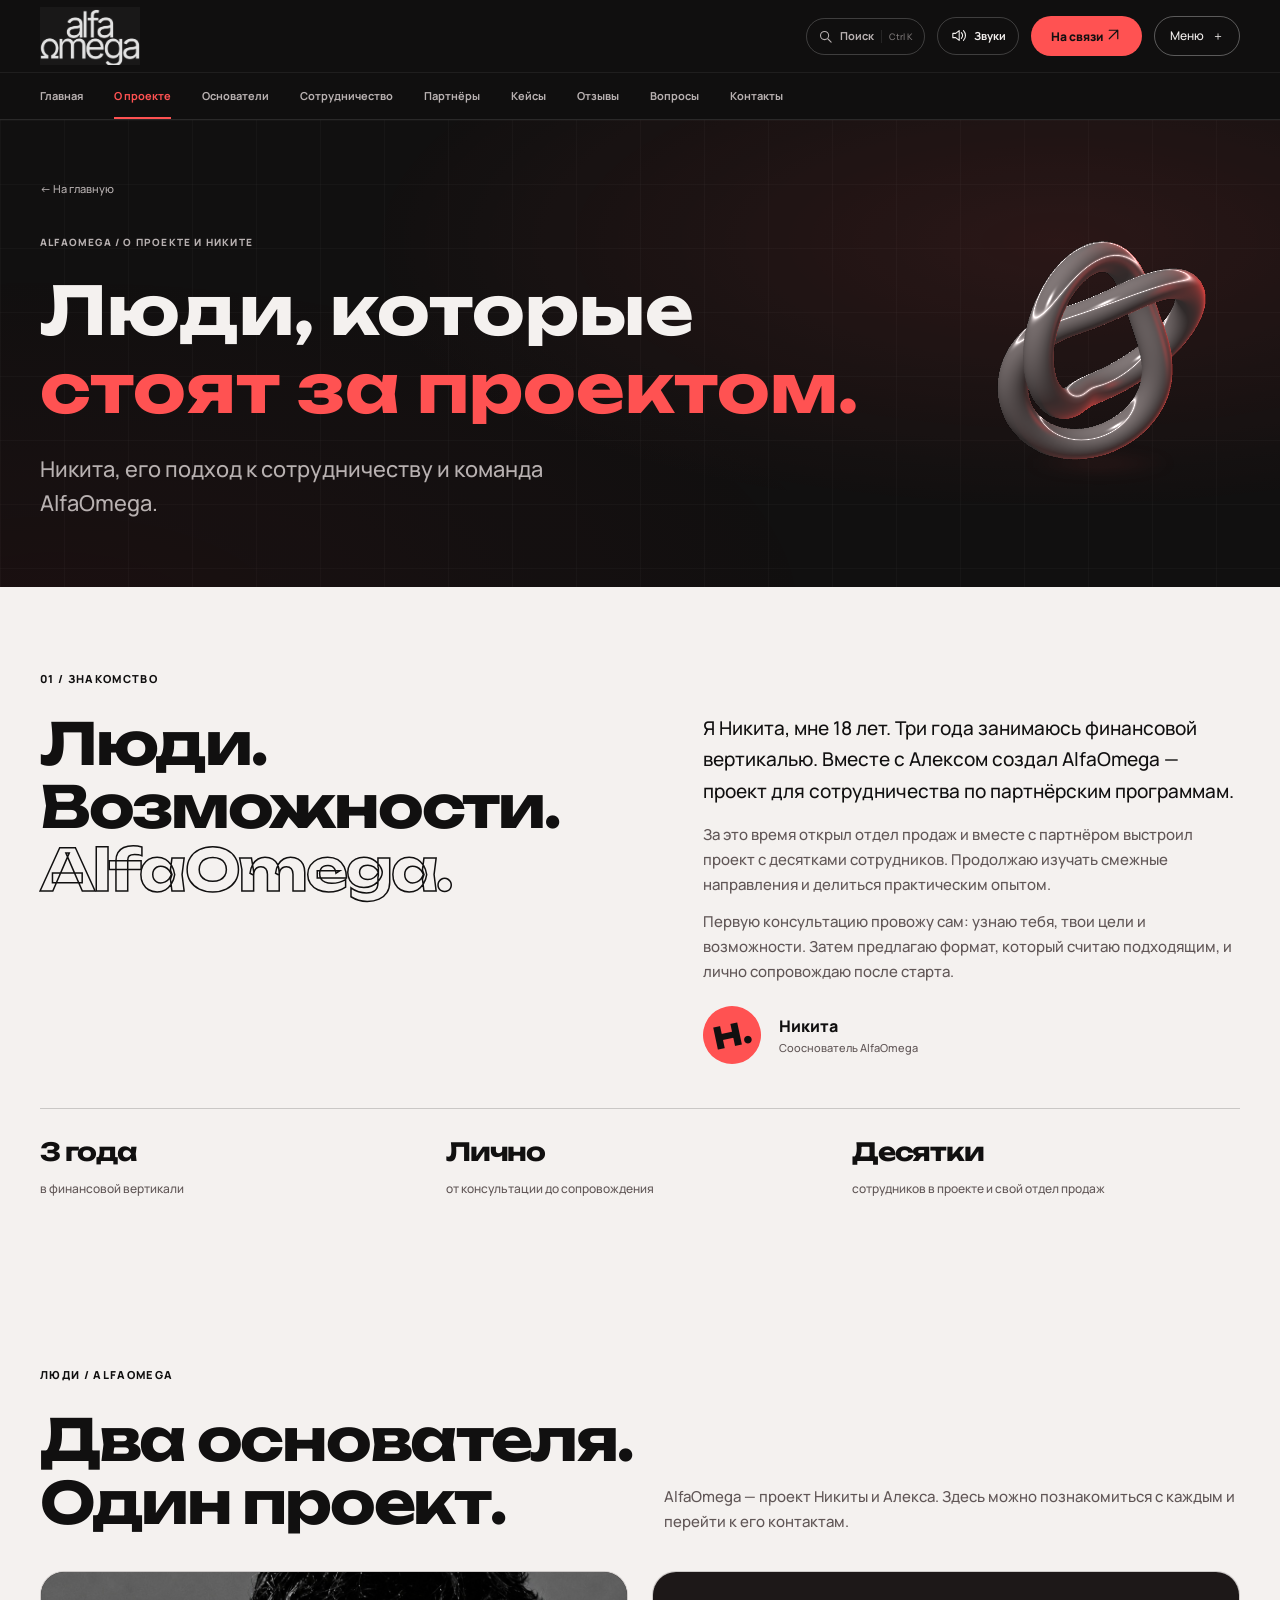
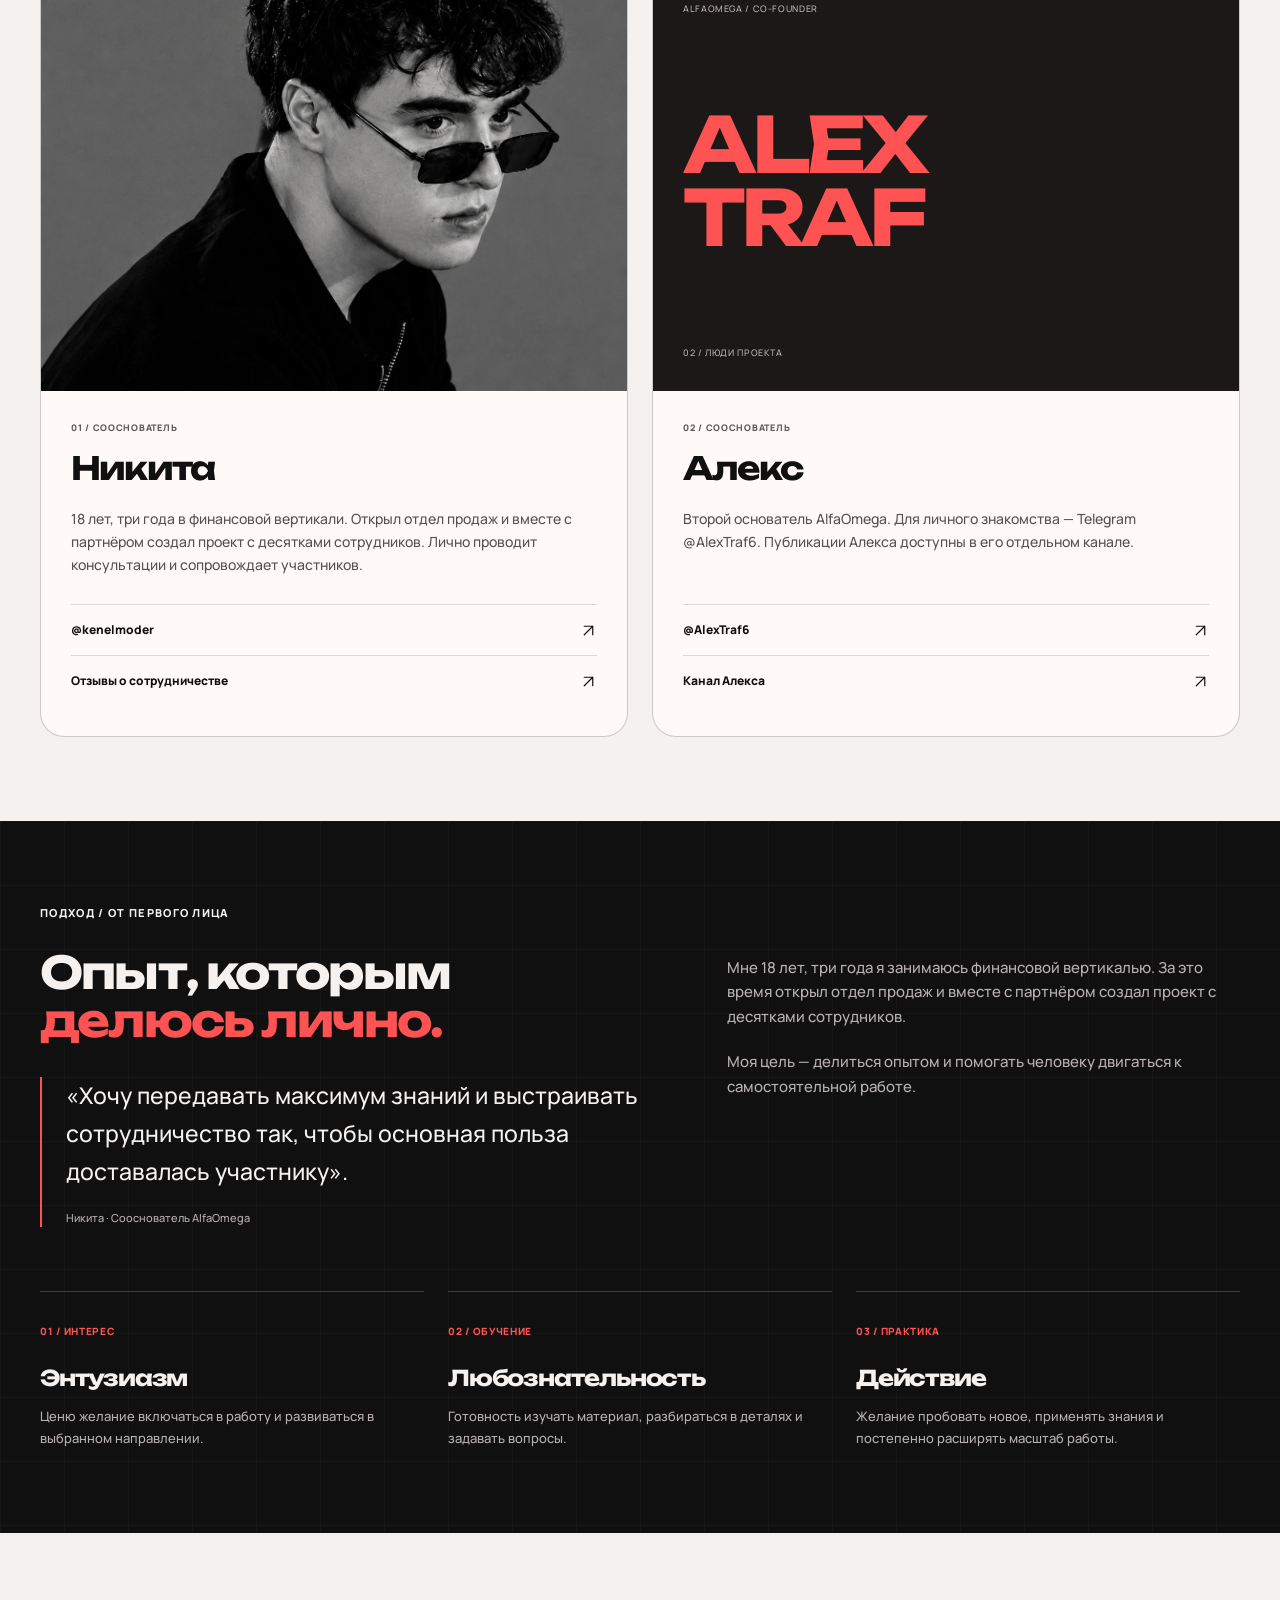
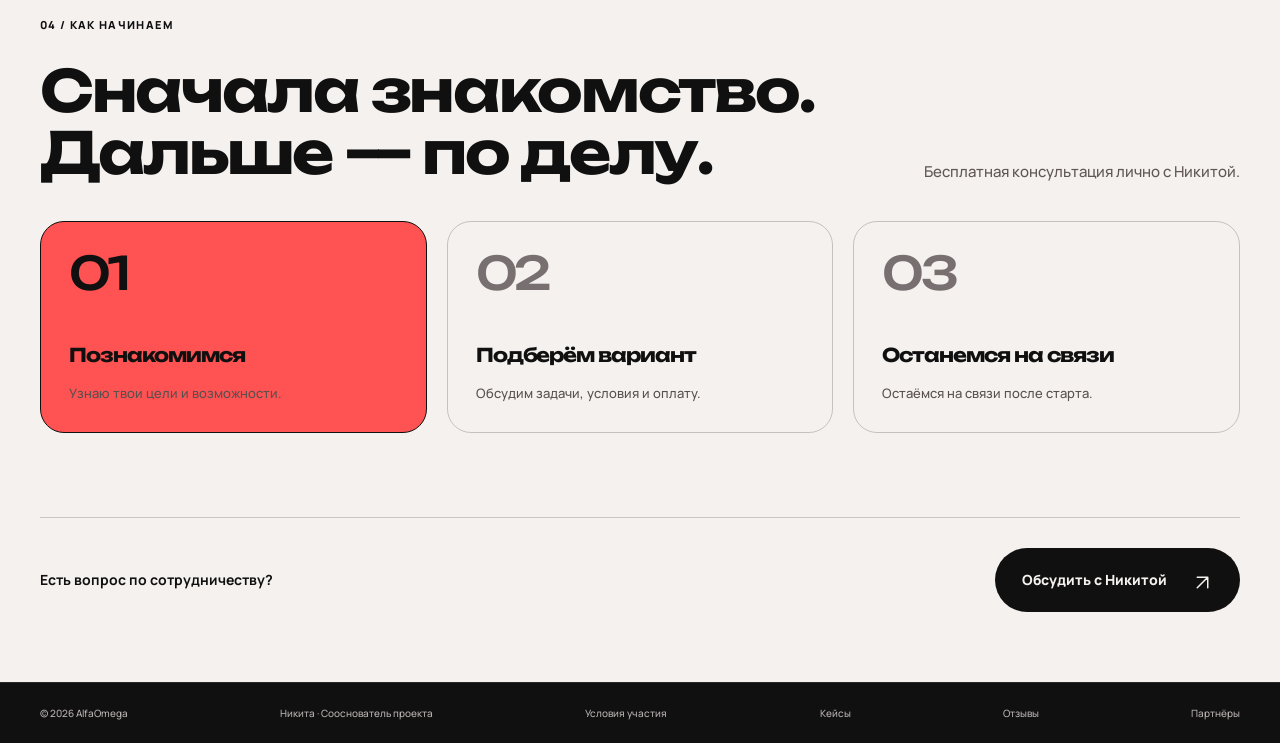
<file: about.html>
<!DOCTYPE html>

<html lang="ru">
<head>
<meta charset="utf-8"/>
<meta content="width=device-width, initial-scale=1" name="viewport"/>
<meta content="index, follow, max-image-preview:large" name="robots"/>
<meta content="#111010" name="theme-color"/>
<title>О проекте и Никите — AlfaOmega | Никита</title>
<meta content="Никита, его подход к сотрудничеству и команда AlfaOmega." name="description"/>
<link href="https://alfaomega-nikita.sandyplume1025.chatgpt.site/about.html" rel="canonical"/>
<link href="assets/alfaomega-logo.jpeg" rel="icon" type="image/jpeg"/>
<link as="font" crossorigin="" href="assets/manrope-variable.ttf" rel="preload" type="font/ttf"/>
<link href="styles.css?v=22" rel="stylesheet"/>
<script defer="" src="site.js?v=20"></script>
<script defer="" src="sounds.js?v=20"></script>
<script defer="" src="experience.js?v=20"></script>
<script defer="" src="sculpture.js?v=20"></script>
<meta content="website" property="og:type"/>
<meta content="ru_RU" property="og:locale"/>
<meta content="О проекте и Никите — AlfaOmega" property="og:title"/>
<meta content="Никита, его подход к сотрудничеству и команда AlfaOmega." property="og:description"/>
<meta content="https://alfaomega-nikita.sandyplume1025.chatgpt.site/about.html" property="og:url"/>
<meta content="https://alfaomega-nikita.sandyplume1025.chatgpt.site/assets/nikita.jpeg" property="og:image"/>
<meta content="Никита, создатель AlfaOmega" property="og:image:alt"/>
<meta content="summary" name="twitter:card"/>
<script type="application/ld+json">
{
  "@context": "https://schema.org",
  "@graph": [
    {
      "@type": "WebSite",
      "@id": "https://alfaomega-nikita.sandyplume1025.chatgpt.site/#website",
      "url": "https://alfaomega-nikita.sandyplume1025.chatgpt.site/",
      "name": "AlfaOmega",
      "alternateName": [
        "Альфа Омега",
        "АльфаОмега"
      ],
      "inLanguage": "ru-RU",
      "publisher": {
        "@id": "https://alfaomega-nikita.sandyplume1025.chatgpt.site/#project"
      }
    },
    {
      "@type": "Organization",
      "@id": "https://alfaomega-nikita.sandyplume1025.chatgpt.site/#project",
      "name": "AlfaOmega",
      "alternateName": [
        "Альфа Омега",
        "АльфаОмега"
      ],
      "url": "https://alfaomega-nikita.sandyplume1025.chatgpt.site/",
      "description": "Проект в финансовой вертикали. Сотрудничество по партнёрским программам.",
      "logo": "https://alfaomega-nikita.sandyplume1025.chatgpt.site/assets/alfaomega-logo.jpeg",
      "founder": [
        {
          "@id": "https://alfaomega-nikita.sandyplume1025.chatgpt.site/#nikita"
        },
        {
          "@id": "https://alfaomega-nikita.sandyplume1025.chatgpt.site/#alex"
        }
      ]
    },
    {
      "@type": "Person",
      "@id": "https://alfaomega-nikita.sandyplume1025.chatgpt.site/#nikita",
      "name": "Никита",
      "jobTitle": "Сооснователь AlfaOmega",
      "url": "https://alfaomega-nikita.sandyplume1025.chatgpt.site/",
      "image": "https://alfaomega-nikita.sandyplume1025.chatgpt.site/assets/nikita.jpeg",
      "sameAs": [
        "https://t.me/kenelmoder"
      ],
      "affiliation": {
        "@id": "https://alfaomega-nikita.sandyplume1025.chatgpt.site/#project"
      }
    },
    {
      "@type": "Person",
      "@id": "https://alfaomega-nikita.sandyplume1025.chatgpt.site/#alex",
      "name": "Алекс",
      "jobTitle": "Сооснователь AlfaOmega",
      "url": "https://alfaomega-nikita.sandyplume1025.chatgpt.site/founders.html",
      "sameAs": [
        "https://t.me/AlexTraf6",
        "https://t.me/+PCmVGvibhLFiMDhi"
      ],
      "affiliation": {
        "@id": "https://alfaomega-nikita.sandyplume1025.chatgpt.site/#project"
      }
    },
    {
      "@type": "WebPage",
      "@id": "https://alfaomega-nikita.sandyplume1025.chatgpt.site/about.html#webpage",
      "url": "https://alfaomega-nikita.sandyplume1025.chatgpt.site/about.html",
      "name": "О проекте и Никите — AlfaOmega",
      "description": "Никита, его подход к сотрудничеству и команда AlfaOmega.",
      "inLanguage": "ru-RU",
      "isPartOf": {
        "@id": "https://alfaomega-nikita.sandyplume1025.chatgpt.site/#website"
      },
      "about": [
        {
          "@id": "https://alfaomega-nikita.sandyplume1025.chatgpt.site/#project"
        },
        {
          "@id": "https://alfaomega-nikita.sandyplume1025.chatgpt.site/#nikita"
        }
      ]
    }
  ]
}
</script>
<script defer="" src="motion.js?v=22"></script>
</head>
<body class="inner-page"><div aria-hidden="true" class="transition-screen"></div><div aria-hidden="true" class="reading-progress"></div><a class="skip-link" href="#main">Перейти к содержимому</a>
<div class="header-shell" id="top"><header class="header wrap">
<a aria-label="AlfaOmega — на главную" class="wordmark" href="index.html"><span class="logo-crop"><img alt="AlfaOmega" height="1124" src="assets/alfaomega-logo.jpeg" width="1206"/></span></a>
<nav aria-label="Основная навигация" class="desktop-nav"><a href="index.html">Главная</a><a aria-current="page" href="about.html">О проекте</a><a href="founders.html">Основатели</a><a href="cooperation.html">Сотрудничество</a><a href="partners.html">Партнёры</a><a href="cases.html">Кейсы</a><a href="reviews.html">Отзывы</a><a href="faq.html">Вопросы</a><a href="contact.html">Контакты</a></nav>
<div class="header-actions"><button aria-controls="quick-navigation" aria-haspopup="dialog" aria-label="Поиск по сайту" class="quick-search-toggle" hidden="" type="button"><svg aria-hidden="true" fill="none" viewbox="0 0 24 24"><circle cx="10.5" cy="10.5" r="6.5"></circle><path d="m16 16 5 5"></path></svg><span>Поиск</span><kbd>⌘ K</kbd></button><button aria-label="Выключить звуковые эффекты" aria-pressed="true" class="sfx-toggle" hidden="" title="Звуки интерфейса" type="button"><svg aria-hidden="true" fill="none" viewbox="0 0 24 24"><path d="M4 9v6h4l5 4V5L8 9H4Z"></path><path class="sfx-waves" d="M16 8a6 6 0 0 1 0 8M19 5a10 10 0 0 1 0 14"></path><path class="sfx-muted" d="m16 9 6 6m-6 0 6-6"></path></svg><span>Звуки</span></button><a class="header-telegram" href="https://t.me/kenelmoder" rel="noopener noreferrer" target="_blank">На связи <svg aria-hidden="true" class="icon-arrow" fill="none" viewbox="0 0 24 24"><path d="M6 18 18 6M6 6h12v12"></path></svg></a><button aria-controls="mobile-navigation" aria-expanded="false" class="menu-toggle" type="button">Меню <span aria-hidden="true">＋</span></button></div></header><nav aria-label="Разделы сайта" class="section-tabs"><div class="wrap section-tabs-track"><a href="index.html">Главная</a><a aria-current="page" href="about.html">О проекте</a><a href="founders.html">Основатели</a><a href="cooperation.html">Сотрудничество</a><a href="partners.html">Партнёры</a><a href="cases.html">Кейсы</a><a href="reviews.html">Отзывы</a><a href="faq.html">Вопросы</a><a href="contact.html">Контакты</a></div></nav>
<nav aria-label="Навигация для телефона" class="mobile-nav" hidden="" id="mobile-navigation"><div class="wrap"><a href="index.html">Главная<span aria-hidden="true">01</span></a><a aria-current="page" href="about.html">О проекте<span aria-hidden="true">02</span></a><a href="founders.html">Основатели<span aria-hidden="true">03</span></a><a href="cooperation.html">Сотрудничество<span aria-hidden="true">04</span></a><a href="partners.html">Партнёры<span aria-hidden="true">05</span></a><a href="cases.html">Кейсы<span aria-hidden="true">06</span></a><a href="reviews.html">Отзывы<span aria-hidden="true">07</span></a><a href="faq.html">Вопросы<span aria-hidden="true">08</span></a><a href="contact.html">Контакты<span aria-hidden="true">09</span></a></div></nav></div>
<main id="main"><section class="page-hero dark-grid"><div class="wrap"><div class="page-hero-copy"><a class="breadcrumb" href="index.html">← На главную</a><p class="section-label">ALFAOMEGA / О ПРОЕКТЕ И НИКИТЕ</p><h1>Люди, которые<br/><span class="lime-text">стоят за проектом.</span></h1><p class="page-hero-description">Никита, его подход к сотрудничеству и команда AlfaOmega.</p></div><div aria-hidden="true" class="hero-sculpture"><img alt="" class="sculpture-fallback" height="320" src="assets/chrome-knot.svg?v=20" width="320"/><canvas class="sculpture-canvas" data-sculpture="" height="320" width="320"></canvas></div></div></section><section aria-labelledby="project-title" class="project section light" id="project"><div class="wrap"><p class="section-label">01 / ЗНАКОМСТВО</p><div class="project-layout"><div><h2 id="project-title">Люди.<br/>Возможности.<br/><span class="outline-word">AlfaOmega.</span></h2></div><div class="project-copy"><p class="lead">Я Никита, мне 18 лет. Три года занимаюсь финансовой вертикалью. Вместе с Алексом создал AlfaOmega — проект для сотрудничества по партнёрским программам.</p><p>За это время открыл отдел продаж и вместе с партнёром выстроил проект с десятками сотрудников. Продолжаю изучать смежные направления и делиться практическим опытом.</p><p>Первую консультацию провожу сам: узнаю тебя, твои цели и возможности. Затем предлагаю формат, который считаю подходящим, и лично сопровождаю после старта.</p><div class="signature"><span aria-hidden="true" class="signature-symbol">Н.</span><span>Никита<small>Сооснователь AlfaOmega</small></span></div></div></div><div class="facts-row"><div><strong>3 года</strong><span>в финансовой вертикали</span></div><div><strong>Лично</strong><span>от консультации до сопровождения</span></div><div><strong>Десятки</strong><span>сотрудников в проекте и свой отдел продаж</span></div></div></div></section><section aria-labelledby="founders-title" class="founders section light" id="founders"><div class="wrap"><p class="section-label">ЛЮДИ / ALFAOMEGA</p><div class="section-heading"><h2 id="founders-title">Два основателя.<br/>Один проект.</h2><p>AlfaOmega — проект Никиты и Алекса. Здесь можно познакомиться с каждым и перейти к его контактам.</p></div><div class="founder-grid"><article class="founder-card reveal"><div class="founder-visual"><img alt="Никита, сооснователь AlfaOmega" height="640" loading="lazy" src="assets/nikita.jpeg" width="640"/></div><div class="founder-body"><span class="founder-number">01 / СООСНОВАТЕЛЬ</span><h3>Никита</h3><p>18 лет, три года в финансовой вертикали. Открыл отдел продаж и вместе с партнёром создал проект с десятками сотрудников. Лично проводит консультации и сопровождает участников.</p><div class="founder-links"><a href="https://t.me/kenelmoder" rel="noopener noreferrer" target="_blank">@kenelmoder <svg aria-hidden="true" class="icon-arrow" fill="none" viewbox="0 0 24 24"><path d="M6 18 18 6M6 6h12v12"></path></svg></a><a href="https://t.me/otzvkenel" rel="noopener noreferrer" target="_blank">Отзывы о сотрудничестве <svg aria-hidden="true" class="icon-arrow" fill="none" viewbox="0 0 24 24"><path d="M6 18 18 6M6 6h12v12"></path></svg></a></div></div></article><article class="founder-card founder-alex reveal"><div aria-hidden="true" class="founder-wordmark"><span>ALFAOMEGA / CO-FOUNDER</span><strong>ALEX<br/>TRAF</strong><small>02 / ЛЮДИ ПРОЕКТА</small></div><div class="founder-body"><span class="founder-number">02 / СООСНОВАТЕЛЬ</span><h3>Алекс</h3><p>Второй основатель AlfaOmega. Для личного знакомства — Telegram @AlexTraf6. Публикации Алекса доступны в его отдельном канале.</p><div class="founder-links"><a href="https://t.me/AlexTraf6" rel="noopener noreferrer" target="_blank">@AlexTraf6 <svg aria-hidden="true" class="icon-arrow" fill="none" viewbox="0 0 24 24"><path d="M6 18 18 6M6 6h12v12"></path></svg></a><a href="https://t.me/+PCmVGvibhLFiMDhi" rel="noopener noreferrer" target="_blank">Канал Алекса <svg aria-hidden="true" class="icon-arrow" fill="none" viewbox="0 0 24 24"><path d="M6 18 18 6M6 6h12v12"></path></svg></a></div></div></article></div></div></section>
<section aria-labelledby="approach-title" class="approach section dark-grid" id="approach"><div class="wrap">
<p class="section-label">ПОДХОД / ОТ ПЕРВОГО ЛИЦА</p><div class="approach-layout"><div><h2 id="approach-title">Опыт, которым<br/><span class="lime-text">делюсь лично.</span></h2><blockquote><p>«Хочу передавать максимум знаний и выстраивать сотрудничество так, чтобы основная польза доставалась участнику».</p><cite>Никита · Сооснователь AlfaOmega</cite></blockquote></div><div class="approach-copy"><p>Мне 18 лет, три года я занимаюсь финансовой вертикалью. За это время открыл отдел продаж и вместе с партнёром создал проект с десятками сотрудников.</p><p>Моя цель — делиться опытом и помогать человеку двигаться к самостоятельной работе.</p></div></div>
<div class="values-grid"><article class="reveal"><span>01 / ИНТЕРЕС</span><h3>Энтузиазм</h3><p>Ценю желание включаться в работу и развиваться в выбранном направлении.</p></article><article class="reveal"><span>02 / ОБУЧЕНИЕ</span><h3>Любознательность</h3><p>Готовность изучать материал, разбираться в деталях и задавать вопросы.</p></article><article class="reveal"><span>03 / ПРАКТИКА</span><h3>Действие</h3><p>Желание пробовать новое, применять знания и постепенно расширять масштаб работы.</p></article></div></div></section><section aria-labelledby="support-title" class="support section light" id="support"><div class="wrap"><p class="section-label">04 / КАК НАЧИНАЕМ</p><div class="section-heading"><h2 id="support-title">Сначала знакомство.<br/>Дальше — по делу.</h2><p>Бесплатная консультация лично с Никитой.</p></div><ol class="steps"><li class="reveal"><span class="step-number">01</span><h3>Познакомимся</h3><p>Узнаю твои цели и возможности.</p></li><li class="reveal"><span class="step-number">02</span><h3>Подберём вариант</h3><p>Обсудим задачи, условия и оплату.</p></li><li class="reveal"><span class="step-number">03</span><h3>Останемся на связи</h3><p>Остаёмся на связи после старта.</p></li></ol></div></section><div class="page-next light"><div class="wrap"><span>Есть вопрос по сотрудничеству?</span><a class="button button-dark" href="contact.html">Обсудить с Никитой <span aria-hidden="true"><svg aria-hidden="true" class="icon-arrow" fill="none" viewbox="0 0 24 24"><path d="M6 18 18 6M6 6h12v12"></path></svg></span></a></div></div></main><footer class="footer"><div class="wrap"><span>© 2026 AlfaOmega</span><span>Никита · Сооснователь проекта</span><a href="cooperation.html#conditions">Условия участия</a><a href="cases.html">Кейсы</a><a href="reviews.html">Отзывы</a><a href="partners.html">Партнёры</a></div></footer>
<aside aria-label="Связаться с Никитой" class="mobile-dock" hidden=""><a href="https://t.me/kenelmoder" rel="noopener noreferrer" target="_blank"><span>Обсудить сотрудничество<small>Бесплатно · Лично с Никитой</small></span><span aria-hidden="true"><svg aria-hidden="true" class="icon-arrow" fill="none" viewbox="0 0 24 24"><path d="M6 18 18 6M6 6h12v12"></path></svg></span></a></aside>
<dialog aria-labelledby="once-title" class="format-dialog" id="format-once"><button aria-label="Закрыть" class="dialog-close" data-close-dialog="" type="button">×</button><p class="section-label">01 / РАЗОВЫЙ ФОРМАТ</p><h2 id="once-title">Одно действие.<br/>Одна выплата.</h2><p>Вариант для тех, кто хочет участвовать один раз, без постоянной занятости.</p><dl><div><dt>Что сделать</dt><dd>Выполнить согласованное целевое действие по условиям выбранной партнёрской программы.</dd></div><div><dt>Когда выплата</dt><dd>Сразу после выполнения согласованного действия. Само действие, условия и сумму объясню на звонке.</dd></div><div><dt>Ориентир первой недели</dt><dd>15–20 тысяч рублей со слов Никиты. Сумма и срок не гарантированы: зависят от программы и выполнения её условий. Конкретные условия обсуждаем до старта.</dd></div><div><dt>С чего начать</dt><dd>Написать мне в Telegram и договориться о бесплатной консультации.</dd></div></dl><a class="button button-dark" href="https://t.me/kenelmoder" rel="noopener noreferrer" target="_blank">Обсудить с Никитой <span aria-hidden="true"><svg aria-hidden="true" class="icon-arrow" fill="none" viewbox="0 0 24 24"><path d="M6 18 18 6M6 6h12v12"></path></svg></span></a></dialog>
<dialog aria-labelledby="regular-title" class="format-dialog" id="format-regular"><button aria-label="Закрыть" class="dialog-close" data-close-dialog="" type="button">×</button><p class="section-label">02 / РЕГУЛЯРНЫЙ ФОРМАТ</p><h2 id="regular-title">Участие.<br/>Сопровождение.<br/>Рост.</h2><p>Ежедневное сотрудничество по партнёрским программам с личным сопровождением.</p><dl><div><dt>Занятость</dt><dd>2–3 часа в день, вечером. Часы в пределах вечера выбираешь сам.</dd></div><div><dt>Развитие и доход</dt><dd>Возможен карьерный рост. Ориентир — от 100 000 ₽, перспектива роста — 300 000 ₽ и выше.</dd></div><div><dt>Первый этап</dt><dd>Материалы и постепенное включение в практику. Ориентир первых выплат — около двух недель, без гарантии срока. Условия и сумму обсуждаем до начала работы.</dd></div><div><dt>Сопровождение</dt><dd>В регулярном формате остаёмся на связи. По мере выполнения задач можно разбирать новые темы, включая создание и управление командой.</dd></div><div><dt>Оформление</dt><dd>Работа на себя, в том числе в статусе самозанятого. Индивидуальные условия разбираем на консультации.</dd></div></dl><a class="button button-dark" href="https://t.me/kenelmoder" rel="noopener noreferrer" target="_blank">Обсудить с Никитой <span aria-hidden="true"><svg aria-hidden="true" class="icon-arrow" fill="none" viewbox="0 0 24 24"><path d="M6 18 18 6M6 6h12v12"></path></svg></span></a></dialog>
<dialog aria-labelledby="quick-title" class="quick-navigation" id="quick-navigation"><div class="quick-topline"><h2 id="quick-title">Что ищешь?</h2><button aria-label="Закрыть поиск" class="quick-close" data-close-dialog="" type="button"><svg aria-hidden="true" fill="none" viewbox="0 0 24 24"><path d="m6 6 12 12M6 18 18 6"></path></svg></button></div><label class="quick-query"><svg aria-hidden="true" fill="none" viewbox="0 0 24 24"><circle cx="10.5" cy="10.5" r="6.5"></circle><path d="m16 16 5 5"></path></svg><span class="sr-only">Поиск по разделам и вопросам</span><input aria-controls="quick-results" autocomplete="off" id="quick-query" placeholder="Например: график, опыт, Алекс…" type="search"/></label><p aria-live="polite" class="quick-count"></p><div class="quick-results" id="quick-results"><a class="quick-entry" data-find="Подобрать формат сотрудничества три вопроса разовое регулярное занятость" href="cooperation.html#format-picker"><span><strong>Подобрать формат</strong><small>Три вопроса перед консультацией</small></span><span class="quick-type">Инструмент</span></a><a class="quick-entry" data-find="Главная Знакомство с AlfaOmega" href="index.html"><span><strong>Главная</strong><small>Знакомство с AlfaOmega</small></span><span class="quick-type">Раздел</span></a><a class="quick-entry" data-find="О проекте Подход и команда" href="about.html"><span><strong>О проекте</strong><small>Подход и команда</small></span><span class="quick-type">Раздел</span></a><a class="quick-entry" data-find="Основатели Никита и Алекс, личные контакты" href="founders.html"><span><strong>Основатели</strong><small>Никита и Алекс, личные контакты</small></span><span class="quick-type">Раздел</span></a><a class="quick-entry" data-find="Сотрудничество Разовый и регулярный форматы, условия" href="cooperation.html"><span><strong>Сотрудничество</strong><small>Разовый и регулярный форматы, условия</small></span><span class="quick-type">Раздел</span></a><a class="quick-entry" data-find="Партнёры Компании в партнёрских программах" href="partners.html"><span><strong>Партнёры</strong><small>Компании в партнёрских программах</small></span><span class="quick-type">Раздел</span></a><a class="quick-entry" data-find="Результаты Димы скриншоты первый 1 месяц третий четвертый 3 4 месяц 207 900 727 650 баланс HOLD статистика" href="cases.html#dima-results"><span><strong>Результаты Димы: скриншоты</strong><small>Первый и 3–4-й месяц участия</small></span><span class="quick-type">Кейс</span></a><a class="quick-entry" data-find="Кейс Димы Наставничество и самостоятельная команда" href="cases.html"><span><strong>Кейс Димы</strong><small>Наставничество и самостоятельная команда</small></span><span class="quick-type">Раздел</span></a><a class="quick-entry" data-find="Отзыв Димы diman_zaytsev4 личный опыт обучение наставничество скриншот контакт Telegram" href="reviews.html#dima-review"><span><strong>Отзыв Димы</strong><small>Личный опыт и контакт @diman_zaytsev4</small></span><span class="quick-type">Отзыв</span></a><a class="quick-entry" data-find="Отзывы Канал с отзывами участников" href="reviews.html"><span><strong>Отзывы</strong><small>Канал с отзывами участников</small></span><span class="quick-type">Раздел</span></a><a class="quick-entry" data-find="Вопросы Опыт, телефон, занятость, выплаты" href="faq.html"><span><strong>Вопросы</strong><small>Опыт, телефон, занятость, выплаты</small></span><span class="quick-type">Раздел</span></a><a class="quick-entry" data-find="Контакты Бесплатная консультация с Никитой" href="contact.html"><span><strong>Контакты</strong><small>Бесплатная консультация с Никитой</small></span><span class="quick-type">Раздел</span></a><a class="quick-entry" data-find="Что такое AlfaOmega? AlfaOmega — проект Никиты и Алекса в финансовой вертикали. Мы привлекаем людей на партнёрские предложения и индивидуально подбираем формат сотрудничества. У Никиты три года опыта в этом направлении; в проекте — десятки сотрудников и собственный отдел продаж." href="faq.html#faq-question-1"><span><strong>Что такое AlfaOmega?</strong><small>Ответ в разделе «Вопросы»</small></span><span class="quick-type">Вопрос</span></a><a class="quick-entry" data-find="Кого вы приглашаете? Ребят от 17 до 28 лет из России, заинтересованных в сотрудничестве по партнёрским программам. Конкретный вариант подбираем на консультации." href="faq.html#faq-question-2"><span><strong>Кого вы приглашаете?</strong><small>Ответ в разделе «Вопросы»</small></span><span class="quick-type">Вопрос</span></a><a class="quick-entry" data-find="Нужен ли опыт? Нет, предыдущий опыт не обязателен. На первом звонке познакомимся, обсудим твои возможности и варианты, с которых можно начать." href="faq.html#faq-question-3"><span><strong>Нужен ли опыт?</strong><small>Ответ в разделе «Вопросы»</small></span><span class="quick-type">Вопрос</span></a><a class="quick-entry" data-find="Что нужно для старта? Из техники достаточно телефона, компьютер не обязателен. Остальные условия зависят от выбранной партнёрской программы — расскажу о них до начала сотрудничества." href="faq.html#faq-question-4"><span><strong>Что нужно для старта?</strong><small>Ответ в разделе «Вопросы»</small></span><span class="quick-type">Вопрос</span></a><a class="quick-entry" data-find="Можно участвовать только один раз? Да, есть разовый формат. Ты выполняешь одно согласованное целевое действие и получаешь выплату сразу после его выполнения. Само действие, условия и размер вознаграждения объясню на звонке." href="faq.html#faq-question-5"><span><strong>Можно участвовать только один раз?</strong><small>Ответ в разделе «Вопросы»</small></span><span class="quick-type">Вопрос</span></a><a class="quick-entry" data-find="Как устроен вечерний график? Для регулярного формата нужно выделять 2–3 часа в день, в вечернее время. Конкретные часы в пределах вечера выбираешь самостоятельно." href="faq.html#faq-question-6"><span><strong>Как устроен вечерний график?</strong><small>Ответ в разделе «Вопросы»</small></span><span class="quick-type">Вопрос</span></a><a class="quick-entry" data-find="Консультация платная? Нет, консультация бесплатная. Её провожу лично я: выслушаю тебя, узнаю получше и предложу подходящие варианты сотрудничества." href="faq.html#faq-question-7"><span><strong>Консультация платная?</strong><small>Ответ в разделе «Вопросы»</small></span><span class="quick-type">Вопрос</span></a><a class="quick-entry" data-find="Кто будет меня сопровождать? Я, Никита, лично сопровождаю участников после выбора формата. При регулярном сотрудничестве остаёмся на связи: по мере выполнения задач можно разбирать дополнительные темы, включая создание команды и управление её работой. В AlfaOmega также есть менеджеры и собственный отдел продаж." href="faq.html#faq-question-8"><span><strong>Кто будет меня сопровождать?</strong><small>Ответ в разделе «Вопросы»</small></span><span class="quick-type">Вопрос</span></a><a class="quick-entry" data-find="Как оформляется сотрудничество? Участники работают на себя по партнёрским программам, в том числе в статусе самозанятых. Индивидуальный формат и условия обсуждаем до начала работы." href="faq.html#faq-question-9"><span><strong>Как оформляется сотрудничество?</strong><small>Ответ в разделе «Вопросы»</small></span><span class="quick-type">Вопрос</span></a><a class="quick-entry" data-find="Какой доход возможен и есть ли рост? В регулярном формате есть возможность карьерного роста. Проект обозначает ориентир от 100 000 ₽ и перспективу роста до 300 000 ₽ и выше. Суммы не гарантированы: период, условия выплат и возможность достижения обсуждаем на консультации. Результат зависит от программы и выполненных задач." href="faq.html#faq-question-10"><span><strong>Какой доход возможен и есть ли рост?</strong><small>Ответ в разделе «Вопросы»</small></span><span class="quick-type">Вопрос</span></a><a class="quick-entry" data-find="Когда можно получить первые выплаты? В разовом формате Никита обозначает ориентир 15–20 тысяч рублей за первую неделю. В регулярном формате сначала изучают материалы и подключаются к работе; ориентир первых выплат — примерно две недели. Эти суммы и сроки не гарантированы: результат зависит от выбранной программы и выполнения её условий. Конкретное действие, размер вознаграждения и порядок выплат обсуждаем до начала участия." href="faq.html#faq-question-11"><span><strong>Когда можно получить первые выплаты?</strong><small>Ответ в разделе «Вопросы»</small></span><span class="quick-type">Вопрос</span></a><a class="quick-entry" data-find="Можно вырасти до своей команды? В регулярном формате можно развивать навыки и обсуждать с Никитой создание своей команды: как распределять задачи, управлять работой и выстраивать доход от результатов команды. Дополнительные темы разбираем по мере выполнения целевых действий. Темп и условия развития индивидуальны." href="faq.html#faq-question-12"><span><strong>Можно вырасти до своей команды?</strong><small>Ответ в разделе «Вопросы»</small></span><span class="quick-type">Вопрос</span></a><a class="quick-entry" data-find="Какие качества вы цените? Энтузиазм, желание учиться и разбираться в деталях, готовность пробовать новое и применять знания. Опыт для старта не обязателен; подходящий формат определяем на личной консультации." href="faq.html#faq-question-13"><span><strong>Какие качества вы цените?</strong><small>Ответ в разделе «Вопросы»</small></span><span class="quick-type">Вопрос</span></a><a class="quick-entry" data-find="Первые недели 15 20 тысяч первая неделя первые выплаты обучение материал практика" href="cooperation.html#first-weeks"><span><strong>Первые недели</strong><small>Подробнее о сотрудничестве и подходе</small></span><span class="quick-type">Раздел</span></a><a class="quick-entry" data-find="Путь к своей команде карьера управление распределение задачи масштаб рост" href="cooperation.html#growth"><span><strong>Путь к своей команде</strong><small>Подробнее о сотрудничестве и подходе</small></span><span class="quick-type">Раздел</span></a><a class="quick-entry" data-find="Подход Никиты 18 лет знания энтузиазм любознательность ценности" href="about.html#approach"><span><strong>Подход Никиты</strong><small>Подробнее о сотрудничестве и подходе</small></span><span class="quick-type">Раздел</span></a></div><div class="quick-empty" hidden=""><h3>Попробуй другое слово</h3><p>Или напиши Никите — обсудим твой вопрос лично.</p><a href="https://t.me/kenelmoder" rel="noopener noreferrer" target="_blank">Задать вопрос в Telegram</a></div><div class="quick-hint"><span>↑ ↓ выбрать · Enter открыть</span><span>Esc закрыть</span></div></dialog>
</body></html>
</file>
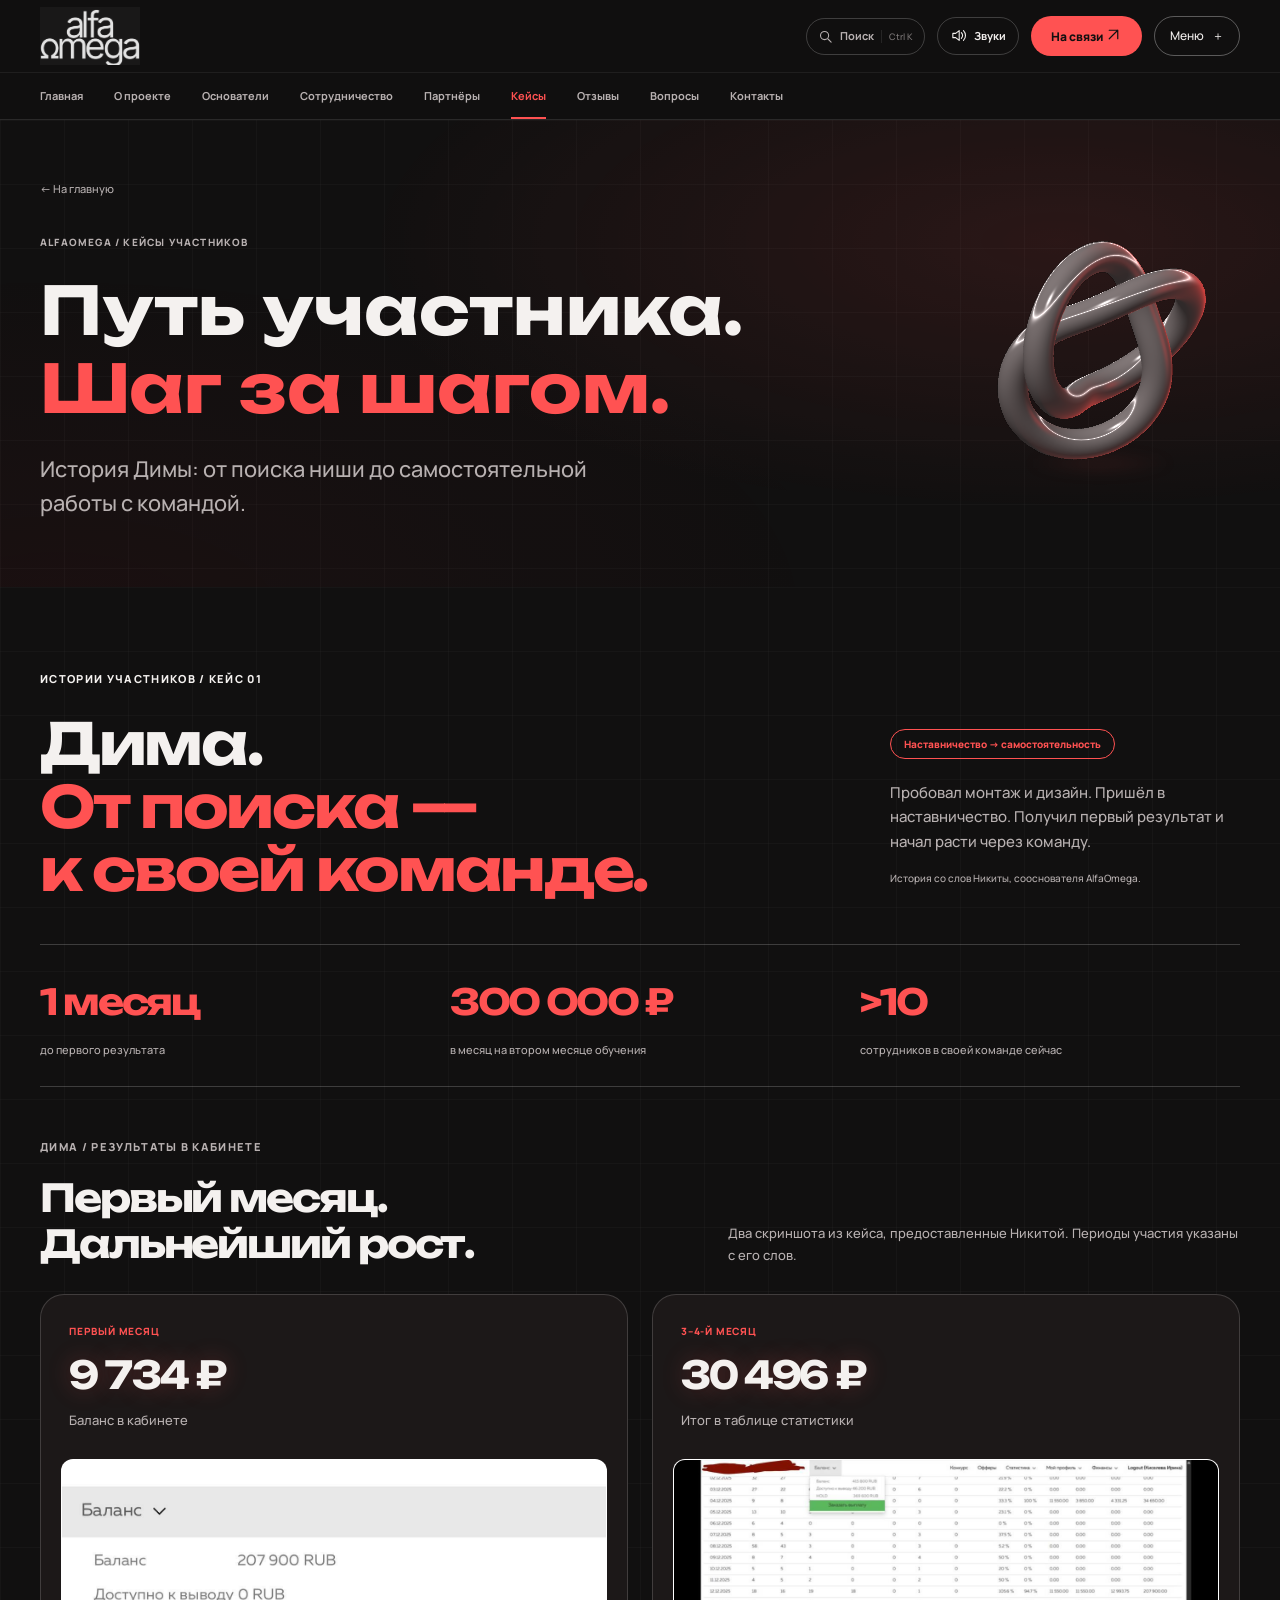
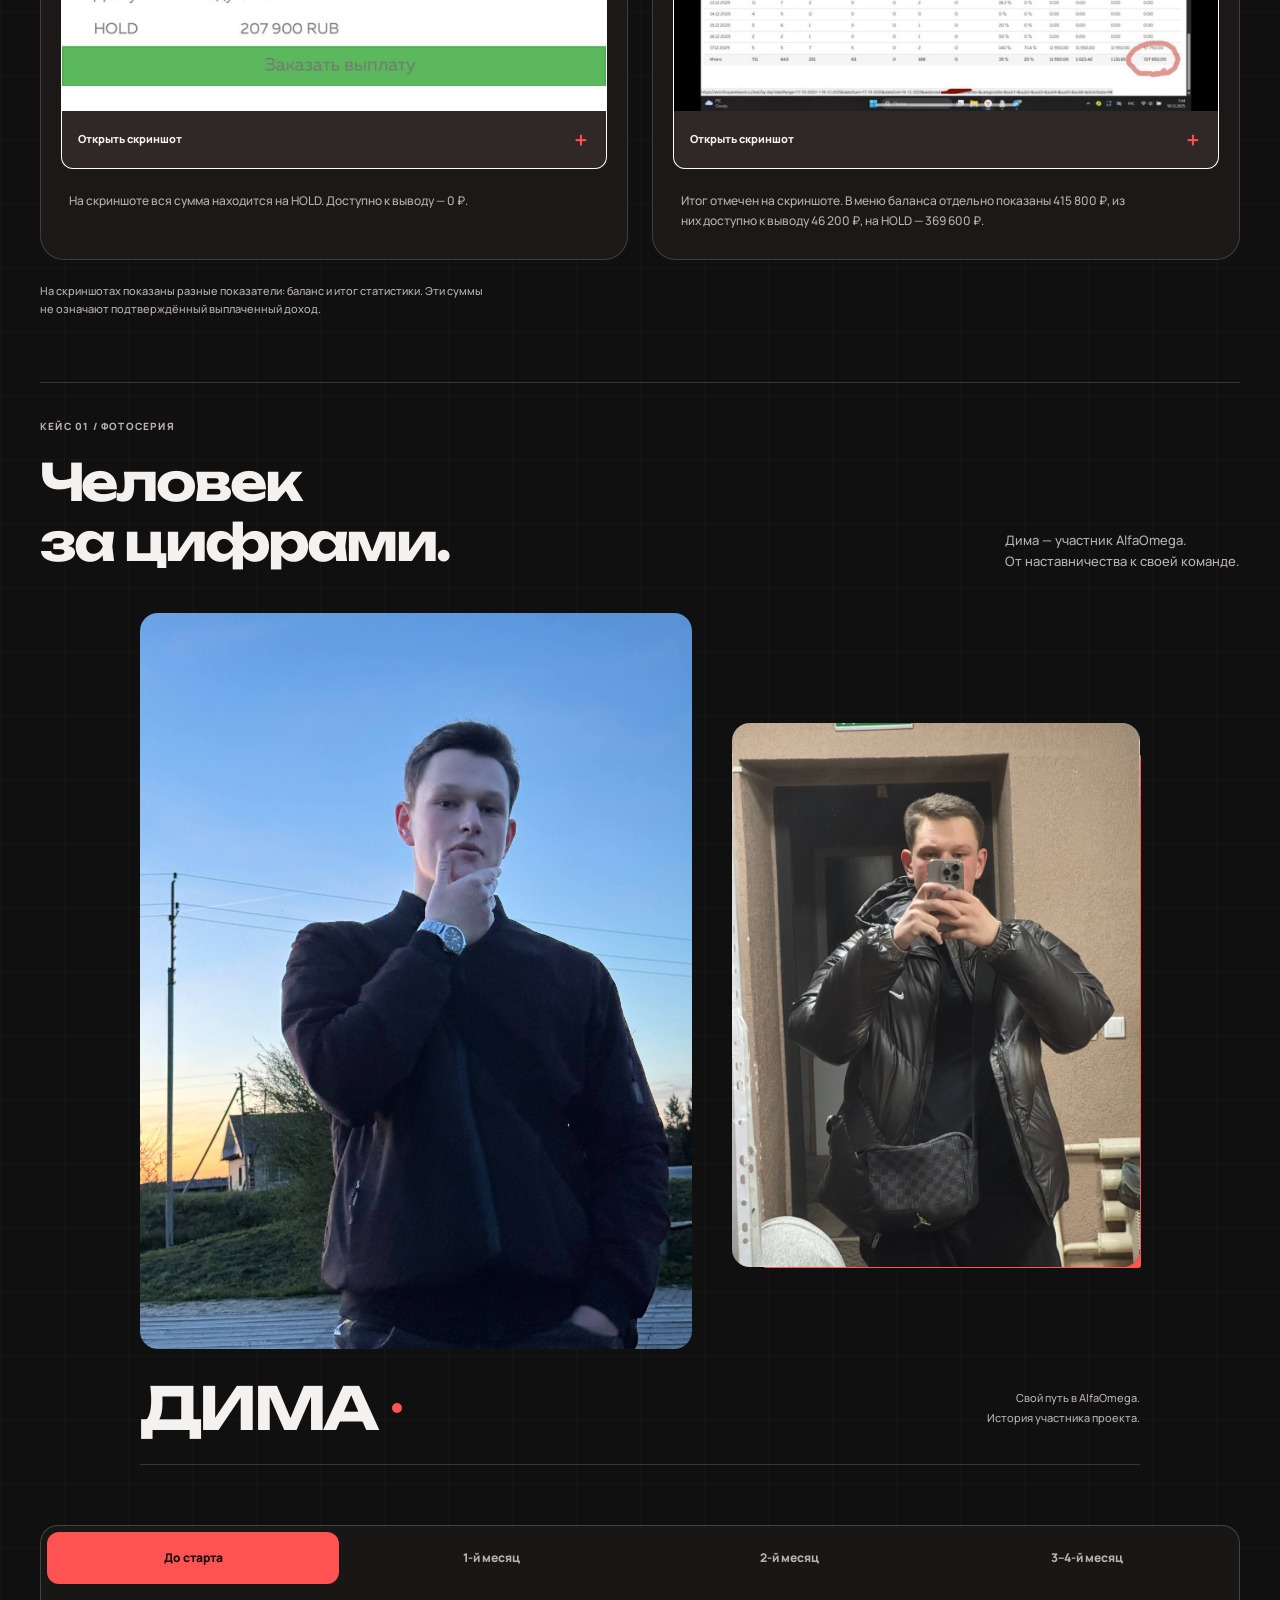
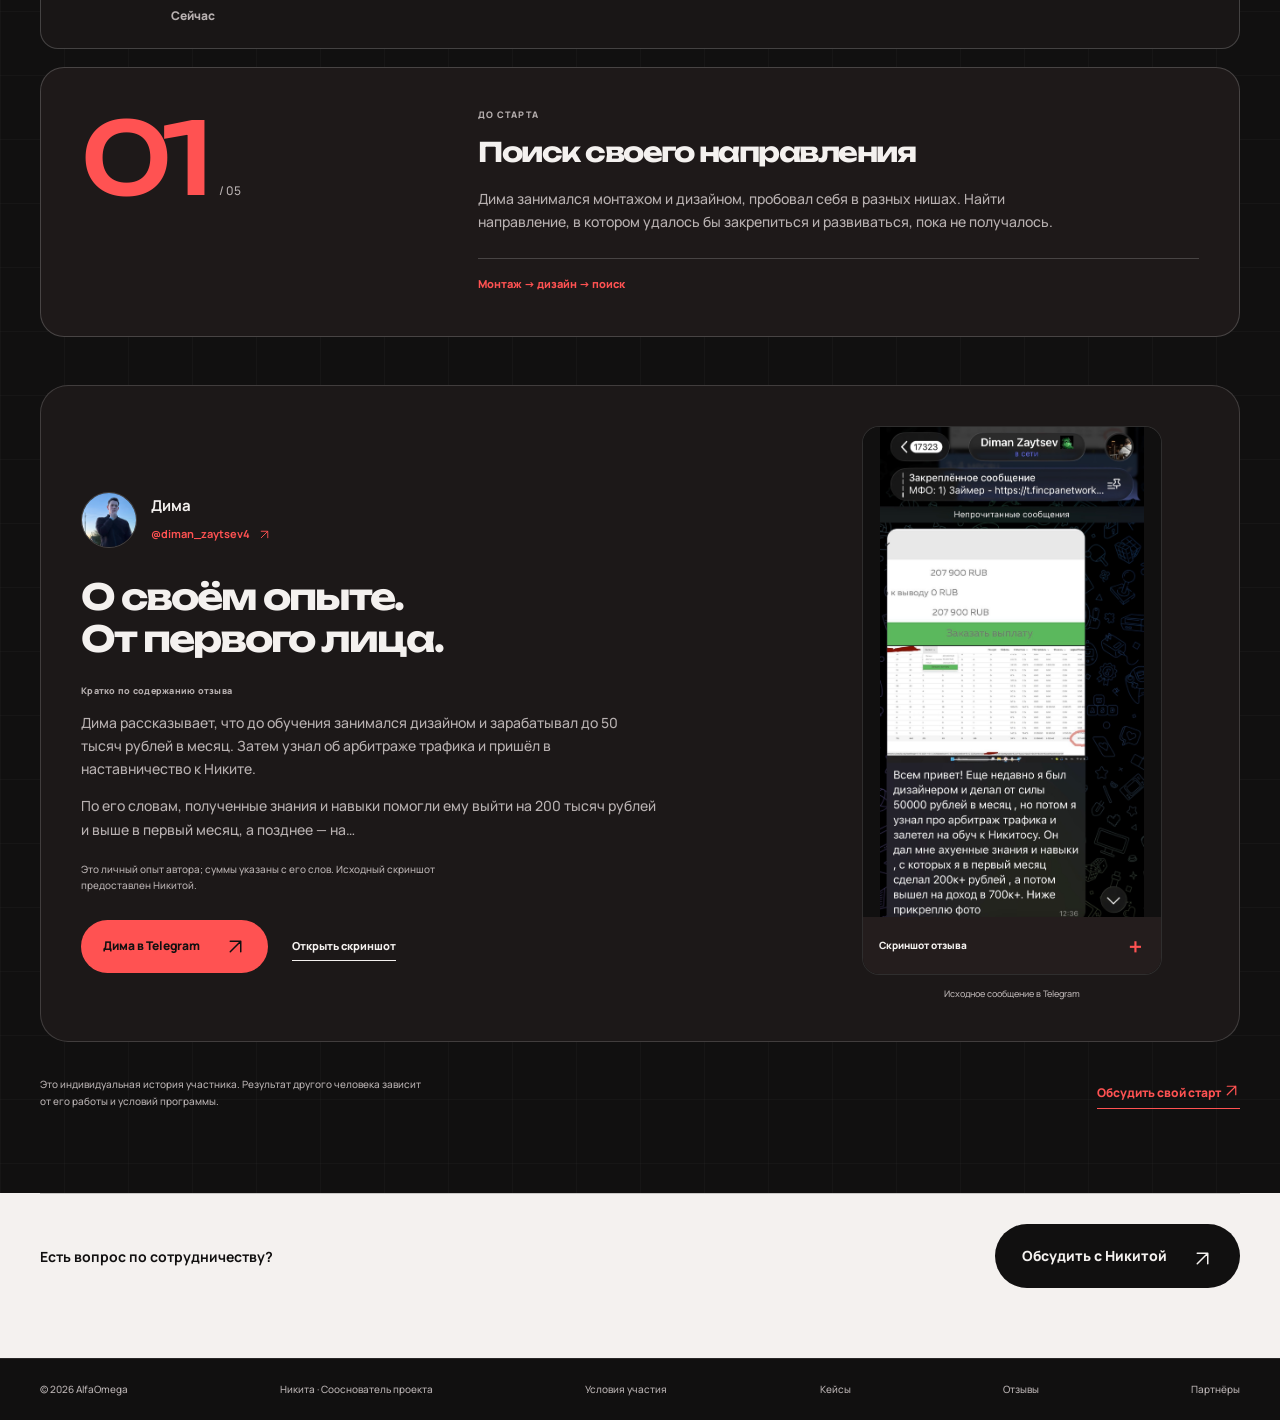
<file: cases.html>
<!DOCTYPE html>

<html lang="ru">
<head>
<meta charset="utf-8"/>
<meta content="width=device-width, initial-scale=1" name="viewport"/>
<meta content="index, follow, max-image-preview:large" name="robots"/>
<meta content="#111010" name="theme-color"/>
<title>Кейсы участников — AlfaOmega | Никита</title>
<meta content="История Димы: от поиска ниши до самостоятельной работы с командой." name="description"/>
<link href="https://alfaomega-nikita.sandyplume1025.chatgpt.site/cases.html" rel="canonical"/>
<link href="assets/alfaomega-logo.jpeg" rel="icon" type="image/jpeg"/>
<link as="font" crossorigin="" href="assets/manrope-variable.ttf" rel="preload" type="font/ttf"/>
<link href="styles.css?v=22" rel="stylesheet"/>
<script defer="" src="site.js?v=20"></script>
<script defer="" src="sounds.js?v=20"></script>
<script defer="" src="experience.js?v=20"></script>
<script defer="" src="sculpture.js?v=20"></script>
<meta content="website" property="og:type"/>
<meta content="ru_RU" property="og:locale"/>
<meta content="Кейсы участников — AlfaOmega" property="og:title"/>
<meta content="История Димы: от поиска ниши до самостоятельной работы с командой." property="og:description"/>
<meta content="https://alfaomega-nikita.sandyplume1025.chatgpt.site/cases.html" property="og:url"/>
<meta content="https://alfaomega-nikita.sandyplume1025.chatgpt.site/assets/nikita.jpeg" property="og:image"/>
<meta content="Никита, создатель AlfaOmega" property="og:image:alt"/>
<meta content="summary" name="twitter:card"/>
<script type="application/ld+json">
{
  "@context": "https://schema.org",
  "@graph": [
    {
      "@type": "WebSite",
      "@id": "https://alfaomega-nikita.sandyplume1025.chatgpt.site/#website",
      "url": "https://alfaomega-nikita.sandyplume1025.chatgpt.site/",
      "name": "AlfaOmega",
      "alternateName": [
        "Альфа Омега",
        "АльфаОмега"
      ],
      "inLanguage": "ru-RU",
      "publisher": {
        "@id": "https://alfaomega-nikita.sandyplume1025.chatgpt.site/#project"
      }
    },
    {
      "@type": "Organization",
      "@id": "https://alfaomega-nikita.sandyplume1025.chatgpt.site/#project",
      "name": "AlfaOmega",
      "alternateName": [
        "Альфа Омега",
        "АльфаОмега"
      ],
      "url": "https://alfaomega-nikita.sandyplume1025.chatgpt.site/",
      "description": "Проект в финансовой вертикали. Сотрудничество по партнёрским программам.",
      "logo": "https://alfaomega-nikita.sandyplume1025.chatgpt.site/assets/alfaomega-logo.jpeg",
      "founder": [
        {
          "@id": "https://alfaomega-nikita.sandyplume1025.chatgpt.site/#nikita"
        },
        {
          "@id": "https://alfaomega-nikita.sandyplume1025.chatgpt.site/#alex"
        }
      ]
    },
    {
      "@type": "Person",
      "@id": "https://alfaomega-nikita.sandyplume1025.chatgpt.site/#nikita",
      "name": "Никита",
      "jobTitle": "Сооснователь AlfaOmega",
      "url": "https://alfaomega-nikita.sandyplume1025.chatgpt.site/",
      "image": "https://alfaomega-nikita.sandyplume1025.chatgpt.site/assets/nikita.jpeg",
      "sameAs": [
        "https://t.me/kenelmoder"
      ],
      "affiliation": {
        "@id": "https://alfaomega-nikita.sandyplume1025.chatgpt.site/#project"
      }
    },
    {
      "@type": "Person",
      "@id": "https://alfaomega-nikita.sandyplume1025.chatgpt.site/#alex",
      "name": "Алекс",
      "jobTitle": "Сооснователь AlfaOmega",
      "url": "https://alfaomega-nikita.sandyplume1025.chatgpt.site/founders.html",
      "sameAs": [
        "https://t.me/AlexTraf6",
        "https://t.me/+PCmVGvibhLFiMDhi"
      ],
      "affiliation": {
        "@id": "https://alfaomega-nikita.sandyplume1025.chatgpt.site/#project"
      }
    },
    {
      "@type": "WebPage",
      "@id": "https://alfaomega-nikita.sandyplume1025.chatgpt.site/cases.html#webpage",
      "url": "https://alfaomega-nikita.sandyplume1025.chatgpt.site/cases.html",
      "name": "Кейсы участников — AlfaOmega",
      "description": "История Димы: от поиска ниши до самостоятельной работы с командой.",
      "inLanguage": "ru-RU",
      "isPartOf": {
        "@id": "https://alfaomega-nikita.sandyplume1025.chatgpt.site/#website"
      },
      "about": [
        {
          "@id": "https://alfaomega-nikita.sandyplume1025.chatgpt.site/#project"
        },
        {
          "@id": "https://alfaomega-nikita.sandyplume1025.chatgpt.site/#nikita"
        }
      ]
    }
  ]
}
</script>
<script defer="" src="motion.js?v=22"></script>
</head>
<body class="inner-page"><div aria-hidden="true" class="transition-screen"></div><div aria-hidden="true" class="reading-progress"></div><a class="skip-link" href="#main">Перейти к содержимому</a>
<div class="header-shell" id="top"><header class="header wrap">
<a aria-label="AlfaOmega — на главную" class="wordmark" href="index.html"><span class="logo-crop"><img alt="AlfaOmega" height="1124" src="assets/alfaomega-logo.jpeg" width="1206"/></span></a>
<nav aria-label="Основная навигация" class="desktop-nav"><a href="index.html">Главная</a><a href="about.html">О проекте</a><a href="founders.html">Основатели</a><a href="cooperation.html">Сотрудничество</a><a href="partners.html">Партнёры</a><a aria-current="page" href="cases.html">Кейсы</a><a href="reviews.html">Отзывы</a><a href="faq.html">Вопросы</a><a href="contact.html">Контакты</a></nav>
<div class="header-actions"><button aria-controls="quick-navigation" aria-haspopup="dialog" aria-label="Поиск по сайту" class="quick-search-toggle" hidden="" type="button"><svg aria-hidden="true" fill="none" viewbox="0 0 24 24"><circle cx="10.5" cy="10.5" r="6.5"></circle><path d="m16 16 5 5"></path></svg><span>Поиск</span><kbd>⌘ K</kbd></button><button aria-label="Выключить звуковые эффекты" aria-pressed="true" class="sfx-toggle" hidden="" title="Звуки интерфейса" type="button"><svg aria-hidden="true" fill="none" viewbox="0 0 24 24"><path d="M4 9v6h4l5 4V5L8 9H4Z"></path><path class="sfx-waves" d="M16 8a6 6 0 0 1 0 8M19 5a10 10 0 0 1 0 14"></path><path class="sfx-muted" d="m16 9 6 6m-6 0 6-6"></path></svg><span>Звуки</span></button><a class="header-telegram" href="https://t.me/kenelmoder" rel="noopener noreferrer" target="_blank">На связи <svg aria-hidden="true" class="icon-arrow" fill="none" viewbox="0 0 24 24"><path d="M6 18 18 6M6 6h12v12"></path></svg></a><button aria-controls="mobile-navigation" aria-expanded="false" class="menu-toggle" type="button">Меню <span aria-hidden="true">＋</span></button></div></header><nav aria-label="Разделы сайта" class="section-tabs"><div class="wrap section-tabs-track"><a href="index.html">Главная</a><a href="about.html">О проекте</a><a href="founders.html">Основатели</a><a href="cooperation.html">Сотрудничество</a><a href="partners.html">Партнёры</a><a aria-current="page" href="cases.html">Кейсы</a><a href="reviews.html">Отзывы</a><a href="faq.html">Вопросы</a><a href="contact.html">Контакты</a></div></nav>
<nav aria-label="Навигация для телефона" class="mobile-nav" hidden="" id="mobile-navigation"><div class="wrap"><a href="index.html">Главная<span aria-hidden="true">01</span></a><a href="about.html">О проекте<span aria-hidden="true">02</span></a><a href="founders.html">Основатели<span aria-hidden="true">03</span></a><a href="cooperation.html">Сотрудничество<span aria-hidden="true">04</span></a><a href="partners.html">Партнёры<span aria-hidden="true">05</span></a><a aria-current="page" href="cases.html">Кейсы<span aria-hidden="true">06</span></a><a href="reviews.html">Отзывы<span aria-hidden="true">07</span></a><a href="faq.html">Вопросы<span aria-hidden="true">08</span></a><a href="contact.html">Контакты<span aria-hidden="true">09</span></a></div></nav></div>
<main id="main"><section class="page-hero dark-grid"><div class="wrap"><div class="page-hero-copy"><a class="breadcrumb" href="index.html">← На главную</a><p class="section-label">ALFAOMEGA / КЕЙСЫ УЧАСТНИКОВ</p><h1>Путь участника.<br/><span class="lime-text">Шаг за шагом.</span></h1><p class="page-hero-description">История Димы: от поиска ниши до самостоятельной работы с командой.</p></div><div aria-hidden="true" class="hero-sculpture"><img alt="" class="sculpture-fallback" height="320" src="assets/chrome-knot.svg?v=20" width="320"/><canvas class="sculpture-canvas" data-sculpture="" height="320" width="320"></canvas></div></div></section><section aria-labelledby="cases-title" class="cases section dark-grid" id="cases"><div class="wrap"><p class="section-label">ИСТОРИИ УЧАСТНИКОВ / КЕЙС 01</p><div class="section-heading"><h2 id="cases-title">Дима.<br/><span class="lime-text">От поиска —<br/>к своей команде.</span></h2><div class="case-intro"><span class="pill">Наставничество → самостоятельность</span><p>Пробовал монтаж и дизайн. Пришёл в наставничество. Получил первый результат и начал расти через команду.</p><span class="case-source">История со слов Никиты, сооснователя AlfaOmega.</span></div></div><div class="case-stats"><div><strong>1 месяц</strong><span>до первого результата</span></div><div><strong>300 000 ₽</strong><span>в месяц на втором месяце обучения</span></div><div><strong>&gt;10</strong><span>сотрудников в своей команде сейчас</span></div></div><div aria-labelledby="case-results-title" class="case-results" id="dima-results"><div class="results-heading"><div><p class="section-label">ДИМА / РЕЗУЛЬТАТЫ В КАБИНЕТЕ</p><h3 id="case-results-title">Первый месяц.<br/>Дальнейший рост.</h3></div><p>Два скриншота из кейса, предоставленные Никитой. Периоды участия указаны с его слов.</p></div><div class="result-grid"><figure class="result-card reveal"><figcaption><span class="result-period">ПЕРВЫЙ МЕСЯЦ</span><strong class="money-counter" data-count-suffix=" ₽" data-count-to="207900"><span aria-hidden="true" class="money-reserve">207 900 ₽</span><span aria-hidden="true" class="money-display">207 900 ₽</span><span class="sr-only">207 900 рублей</span></strong><span class="result-measure">Баланс в кабинете</span></figcaption><a aria-label="Увеличить скриншот: первый месяц" class="result-image" data-open-dialog="dima-result-1" href="assets/dima-result-month-1.jpeg" rel="noopener" target="_blank"><img alt="Первый месяц: баланс 207 900 рублей, HOLD 207 900 рублей, доступно к выводу 0 рублей." height="476" loading="lazy" src="assets/dima-result-month-1.jpeg" width="1280"/><span>Открыть скриншот <span aria-hidden="true">＋</span></span></a><p class="result-explanation">На скриншоте вся сумма находится на HOLD. Доступно к выводу — 0 ₽.</p></figure><figure class="result-card reveal"><figcaption><span class="result-period">3–4-Й МЕСЯЦ</span><strong class="money-counter" data-count-suffix=" ₽" data-count-to="727650"><span aria-hidden="true" class="money-reserve">727 650 ₽</span><span aria-hidden="true" class="money-display">727 650 ₽</span><span class="sr-only">727 650 рублей</span></strong><span class="result-measure">Итог в таблице статистики</span></figcaption><a aria-label="Увеличить скриншот: 3–4-й месяц" class="result-image" data-open-dialog="dima-result-3-4" href="assets/dima-result-month-3-4.jpeg" rel="noopener" target="_blank"><img alt="Скриншот статистики, отнесённый Никитой к третьему–четвёртому месяцу: итог таблицы 727 650 рублей." height="590" loading="lazy" src="assets/dima-result-month-3-4.jpeg" width="1280"/><span>Открыть скриншот <span aria-hidden="true">＋</span></span></a><p class="result-explanation">Итог отмечен на скриншоте. В меню баланса отдельно показаны 415 800 ₽, из них доступно к выводу 46 200 ₽, на HOLD — 369 600 ₽.</p></figure></div><p class="results-context">На скриншотах показаны разные показатели: баланс и итог статистики. Эти суммы не означают подтверждённый выплаченный доход.</p></div><div aria-labelledby="dima-editorial-title" class="dima-editorial"><div class="dima-editorial-heading"><div><p class="section-label">КЕЙС 01 / ФОТОСЕРИЯ</p><h3 id="dima-editorial-title">Человек<br/>за цифрами.</h3></div><p>Дима — участник AlfaOmega.<br/>От наставничества к своей команде.</p></div><figure class="dima-photo-series"><div class="dima-editorial-grid"><div class="dima-editorial-frame dima-editorial-primary reveal"><img alt="Дима — портрет на улице" height="2560" loading="lazy" src="assets/dima-before.jpeg" width="1920"/></div><div class="dima-editorial-frame dima-editorial-secondary reveal"><img alt="Дима — второй кадр фотосерии" height="2560" loading="lazy" src="assets/dima-after.jpeg" width="1920"/></div></div><figcaption><span class="dima-editorial-name">ДИМА<span aria-hidden="true" class="dima-editorial-dot"></span></span><span>Свой путь в AlfaOmega.<br/>История участника проекта.</span></figcaption></figure></div><div class="case-story" data-story=""><div aria-label="Этапы истории Димы" class="story-tabs" hidden=""><button data-stage="0" id="stage-tab-0" type="button">До старта</button><button data-stage="1" id="stage-tab-1" type="button">1-й месяц</button><button data-stage="2" id="stage-tab-2" type="button">2-й месяц</button><button data-stage="3" id="stage-tab-3" type="button">3–4-й месяц</button><button data-stage="4" id="stage-tab-4" type="button">Сейчас</button></div><div class="story-panels"><article class="story-panel" data-story-panel="0" id="stage-panel-0"><div aria-hidden="true" class="stage-counter">01<span>/ 05</span></div><div><p class="section-label">ДО СТАРТА</p><h3>Поиск своего направления</h3><p>Дима занимался монтажом и дизайном, пробовал себя в разных нишах. Найти направление, в котором удалось бы закрепиться и развиваться, пока не получалось.</p><span class="stage-milestone">Монтаж → дизайн → поиск</span></div></article><article class="story-panel" data-story-panel="1" id="stage-panel-1"><div aria-hidden="true" class="stage-counter">02<span>/ 05</span></div><div><p class="section-label">1-Й МЕСЯЦ</p><h3>Начало наставничества</h3><p>Один из менеджеров проекта познакомил Диму с Никитой. Дима вошёл в наставничество и за первый месяц получил свой первый результат.</p><span class="stage-milestone">207 900 ₽ / баланс на HOLD</span></div></article><article class="story-panel" data-story-panel="2" id="stage-panel-2"><div aria-hidden="true" class="stage-counter">03<span>/ 05</span></div><div><p class="section-label">2-Й МЕСЯЦ</p><h3>Рост через команду</h3><p>По словам Никиты, на втором месяце обучения Дима вышел на доход 300 000 ₽ в месяц. Дальнейшее масштабирование строилось через работу в команде.</p><span class="stage-milestone">300 000 ₽ / месяц</span></div></article><article class="story-panel" data-story-panel="3" id="stage-panel-3"><div aria-hidden="true" class="stage-counter">04<span>/ 05</span></div><div><p class="section-label">3–4-Й МЕСЯЦ</p><h3>Расширение масштаба</h3><p>К этому этапу Никита относит второй скриншот: в таблице статистики отмечен итог 727 650 ₽.</p><span class="stage-milestone">727 650 ₽ / итог статистики</span></div></article><article class="story-panel" data-story-panel="4" id="stage-panel-4"><div aria-hidden="true" class="stage-counter">05<span>/ 05</span></div><div><p class="section-label">СЕЙЧАС</p><h3>Самостоятельная работа</h3><p>Сейчас Дима работает самостоятельно, без личного наставничества Никиты. У него команда более чем из 10 сотрудников, и он продолжает развивать своё направление.</p><span class="stage-milestone">Более 10 сотрудников</span></div></article></div></div><article aria-labelledby="dima-review-title" class="dima-testimonial reveal testimonial-dark" id="dima-review"><div class="testimonial-copy"><p class="section-label">ЛИЧНЫЙ ОПЫТ / ОТЗЫВ УЧАСТНИКА</p><div class="testimonial-person"><img alt="" height="2560" loading="lazy" src="assets/dima-before.jpeg" width="1920"/><div><strong>Дима</strong><a href="https://t.me/diman_zaytsev4" rel="noopener noreferrer" target="_blank">@diman_zaytsev4 <svg aria-hidden="true" class="icon-arrow" fill="none" viewbox="0 0 24 24"><path d="M6 18 18 6M6 6h12v12"></path></svg></a></div></div><h3 id="dima-review-title">О своём опыте.<br/>От первого лица.</h3><span class="testimonial-summary-label">Кратко по содержанию отзыва</span><p>Дима рассказывает, что до обучения занимался дизайном и зарабатывал до 50 тысяч рублей в месяц. Затем узнал об арбитраже трафика и пришёл в наставничество к Никите.</p><p>По его словам, полученные знания и навыки помогли ему выйти на 200 тысяч рублей и выше в первый месяц, а позднее — на…</p><p class="testimonial-attribution">Это личный опыт автора; суммы указаны с его слов. Исходный скриншот предоставлен Никитой.</p><div class="testimonial-actions"><a class="button button-lime" href="https://t.me/diman_zaytsev4" rel="noopener noreferrer" target="_blank">Дима в Telegram <svg aria-hidden="true" class="icon-arrow" fill="none" viewbox="0 0 24 24"><path d="M6 18 18 6M6 6h12v12"></path></svg></a><a class="text-link" data-open-dialog="dima-review-dialog" href="assets/dima-testimonial.jpeg" rel="noopener" target="_blank">Открыть скриншот</a></div></div><figure class="testimonial-source"><a aria-label="Увеличить скриншот отзыва Димы" data-open-dialog="dima-review-dialog" href="assets/dima-testimonial.jpeg" rel="noopener" target="_blank"><img alt="Скриншот переписки: отзыв Димы о дизайне, обучении у Никиты и своих результатах" height="2235" loading="lazy" src="assets/dima-testimonial.jpeg" width="1206"/><span>Скриншот отзыва <span aria-hidden="true">＋</span></span></a><figcaption>Исходное сообщение в Telegram</figcaption></figure></article><div class="case-bottom"><p>Это индивидуальная история участника. Результат другого человека зависит от его работы и условий программы.</p><a class="text-link" href="https://t.me/kenelmoder" rel="noopener noreferrer" target="_blank">Обсудить свой старт <svg aria-hidden="true" class="icon-arrow" fill="none" viewbox="0 0 24 24"><path d="M6 18 18 6M6 6h12v12"></path></svg></a></div></div></section><div class="page-next light"><div class="wrap"><span>Есть вопрос по сотрудничеству?</span><a class="button button-dark" href="contact.html">Обсудить с Никитой <span aria-hidden="true"><svg aria-hidden="true" class="icon-arrow" fill="none" viewbox="0 0 24 24"><path d="M6 18 18 6M6 6h12v12"></path></svg></span></a></div></div></main><footer class="footer"><div class="wrap"><span>© 2026 AlfaOmega</span><span>Никита · Сооснователь проекта</span><a href="cooperation.html#conditions">Условия участия</a><a href="cases.html">Кейсы</a><a href="reviews.html">Отзывы</a><a href="partners.html">Партнёры</a></div></footer>
<aside aria-label="Связаться с Никитой" class="mobile-dock" hidden=""><a href="https://t.me/kenelmoder" rel="noopener noreferrer" target="_blank"><span>Обсудить сотрудничество<small>Бесплатно · Лично с Никитой</small></span><span aria-hidden="true"><svg aria-hidden="true" class="icon-arrow" fill="none" viewbox="0 0 24 24"><path d="M6 18 18 6M6 6h12v12"></path></svg></span></a></aside>
<dialog aria-labelledby="once-title" class="format-dialog" id="format-once"><button aria-label="Закрыть" class="dialog-close" data-close-dialog="" type="button">×</button><p class="section-label">01 / РАЗОВЫЙ ФОРМАТ</p><h2 id="once-title">Одно действие.<br/>Одна выплата.</h2><p>Вариант для тех, кто хочет участвовать один раз, без постоянной занятости.</p><dl><div><dt>Что сделать</dt><dd>Выполнить согласованное целевое действие по условиям выбранной партнёрской программы.</dd></div><div><dt>Когда выплата</dt><dd>Сразу после выполнения согласованного действия. Само действие, условия и сумму объясню на звонке.</dd></div><div><dt>Ориентир первой недели</dt><dd>15–20 тысяч рублей со слов Никиты. Сумма и срок не гарантированы: зависят от программы и выполнения её условий. Конкретные условия обсуждаем до старта.</dd></div><div><dt>С чего начать</dt><dd>Написать мне в Telegram и договориться о бесплатной консультации.</dd></div></dl><a class="button button-dark" href="https://t.me/kenelmoder" rel="noopener noreferrer" target="_blank">Обсудить с Никитой <span aria-hidden="true"><svg aria-hidden="true" class="icon-arrow" fill="none" viewbox="0 0 24 24"><path d="M6 18 18 6M6 6h12v12"></path></svg></span></a></dialog>
<dialog aria-labelledby="regular-title" class="format-dialog" id="format-regular"><button aria-label="Закрыть" class="dialog-close" data-close-dialog="" type="button">×</button><p class="section-label">02 / РЕГУЛЯРНЫЙ ФОРМАТ</p><h2 id="regular-title">Участие.<br/>Сопровождение.<br/>Рост.</h2><p>Ежедневное сотрудничество по партнёрским программам с личным сопровождением.</p><dl><div><dt>Занятость</dt><dd>2–3 часа в день, вечером. Часы в пределах вечера выбираешь сам.</dd></div><div><dt>Развитие и доход</dt><dd>Возможен карьерный рост. Ориентир — от 100 000 ₽, перспектива роста — 300 000 ₽ и выше.</dd></div><div><dt>Первый этап</dt><dd>Материалы и постепенное включение в практику. Ориентир первых выплат — около двух недель, без гарантии срока. Условия и сумму обсуждаем до начала работы.</dd></div><div><dt>Сопровождение</dt><dd>В регулярном формате остаёмся на связи. По мере выполнения задач можно разбирать новые темы, включая создание и управление командой.</dd></div><div><dt>Оформление</dt><dd>Работа на себя, в том числе в статусе самозанятого. Индивидуальные условия разбираем на консультации.</dd></div></dl><a class="button button-dark" href="https://t.me/kenelmoder" rel="noopener noreferrer" target="_blank">Обсудить с Никитой <span aria-hidden="true"><svg aria-hidden="true" class="icon-arrow" fill="none" viewbox="0 0 24 24"><path d="M6 18 18 6M6 6h12v12"></path></svg></span></a></dialog>
<dialog aria-labelledby="result-title-1" class="format-dialog result-dialog" id="dima-result-1"><button aria-label="Закрыть скриншот" class="dialog-close" data-close-dialog="" type="button">×</button><p class="section-label">КЕЙС ДИМЫ / ПЕРВЫЙ МЕСЯЦ</p><h2 id="result-title-1">207 900 ₽<span>Баланс в кабинете</span></h2><div class="result-full-image"><img alt="Первый месяц: баланс 207 900 рублей, HOLD 207 900 рублей, доступно к выводу 0 рублей." height="476" loading="lazy" src="assets/dima-result-month-1.jpeg" width="1280"/></div><p class="result-dialog-note">На скриншоте вся сумма находится на HOLD. Доступно к выводу — 0 ₽.</p><a class="text-link" href="assets/dima-result-month-1.jpeg" rel="noopener" target="_blank">Открыть изображение в отдельной вкладке</a></dialog><dialog aria-labelledby="result-title-3-4" class="format-dialog result-dialog" id="dima-result-3-4"><button aria-label="Закрыть скриншот" class="dialog-close" data-close-dialog="" type="button">×</button><p class="section-label">КЕЙС ДИМЫ / 3–4-Й МЕСЯЦ</p><h2 id="result-title-3-4">727 650 ₽<span>Итог в таблице статистики</span></h2><div class="result-full-image"><img alt="Скриншот статистики, отнесённый Никитой к третьему–четвёртому месяцу: итог таблицы 727 650 рублей." height="590" loading="lazy" src="assets/dima-result-month-3-4.jpeg" width="1280"/></div><p class="result-dialog-note">Итог отмечен на скриншоте. В меню баланса отдельно показаны 415 800 ₽, из них доступно к выводу 46 200 ₽, на HOLD — 369 600 ₽.</p><a class="text-link" href="assets/dima-result-month-3-4.jpeg" rel="noopener" target="_blank">Открыть изображение в отдельной вкладке</a></dialog><dialog aria-labelledby="dima-review-dialog-title" class="format-dialog testimonial-dialog" id="dima-review-dialog"><button aria-label="Закрыть отзыв" class="dialog-close" data-close-dialog="" type="button">×</button><p class="section-label">ДИМА / ИСХОДНОЕ СООБЩЕНИЕ</p><h2 id="dima-review-dialog-title">Отзыв Димы</h2><img alt="Полный скриншот отзыва Димы, предоставленный Никитой" class="testimonial-original" height="2235" loading="lazy" src="assets/dima-testimonial.jpeg" width="1206"/><div class="testimonial-dialog-links"><a class="text-link" href="https://t.me/diman_zaytsev4" rel="noopener noreferrer" target="_blank">@diman_zaytsev4</a><a class="text-link" href="assets/dima-testimonial.jpeg" rel="noopener" target="_blank">Открыть оригинал</a></div></dialog><dialog aria-labelledby="quick-title" class="quick-navigation" id="quick-navigation"><div class="quick-topline"><h2 id="quick-title">Что ищешь?</h2><button aria-label="Закрыть поиск" class="quick-close" data-close-dialog="" type="button"><svg aria-hidden="true" fill="none" viewbox="0 0 24 24"><path d="m6 6 12 12M6 18 18 6"></path></svg></button></div><label class="quick-query"><svg aria-hidden="true" fill="none" viewbox="0 0 24 24"><circle cx="10.5" cy="10.5" r="6.5"></circle><path d="m16 16 5 5"></path></svg><span class="sr-only">Поиск по разделам и вопросам</span><input aria-controls="quick-results" autocomplete="off" id="quick-query" placeholder="Например: график, опыт, Алекс…" type="search"/></label><p aria-live="polite" class="quick-count"></p><div class="quick-results" id="quick-results"><a class="quick-entry" data-find="Подобрать формат сотрудничества три вопроса разовое регулярное занятость" href="cooperation.html#format-picker"><span><strong>Подобрать формат</strong><small>Три вопроса перед консультацией</small></span><span class="quick-type">Инструмент</span></a><a class="quick-entry" data-find="Главная Знакомство с AlfaOmega" href="index.html"><span><strong>Главная</strong><small>Знакомство с AlfaOmega</small></span><span class="quick-type">Раздел</span></a><a class="quick-entry" data-find="О проекте Подход и команда" href="about.html"><span><strong>О проекте</strong><small>Подход и команда</small></span><span class="quick-type">Раздел</span></a><a class="quick-entry" data-find="Основатели Никита и Алекс, личные контакты" href="founders.html"><span><strong>Основатели</strong><small>Никита и Алекс, личные контакты</small></span><span class="quick-type">Раздел</span></a><a class="quick-entry" data-find="Сотрудничество Разовый и регулярный форматы, условия" href="cooperation.html"><span><strong>Сотрудничество</strong><small>Разовый и регулярный форматы, условия</small></span><span class="quick-type">Раздел</span></a><a class="quick-entry" data-find="Партнёры Компании в партнёрских программах" href="partners.html"><span><strong>Партнёры</strong><small>Компании в партнёрских программах</small></span><span class="quick-type">Раздел</span></a><a class="quick-entry" data-find="Результаты Димы скриншоты первый 1 месяц третий четвертый 3 4 месяц 207 900 727 650 баланс HOLD статистика" href="cases.html#dima-results"><span><strong>Результаты Димы: скриншоты</strong><small>Первый и 3–4-й месяц участия</small></span><span class="quick-type">Кейс</span></a><a class="quick-entry" data-find="Кейс Димы Наставничество и самостоятельная команда" href="cases.html"><span><strong>Кейс Димы</strong><small>Наставничество и самостоятельная команда</small></span><span class="quick-type">Раздел</span></a><a class="quick-entry" data-find="Отзыв Димы diman_zaytsev4 личный опыт обучение наставничество скриншот контакт Telegram" href="reviews.html#dima-review"><span><strong>Отзыв Димы</strong><small>Личный опыт и контакт @diman_zaytsev4</small></span><span class="quick-type">Отзыв</span></a><a class="quick-entry" data-find="Отзывы Канал с отзывами участников" href="reviews.html"><span><strong>Отзывы</strong><small>Канал с отзывами участников</small></span><span class="quick-type">Раздел</span></a><a class="quick-entry" data-find="Вопросы Опыт, телефон, занятость, выплаты" href="faq.html"><span><strong>Вопросы</strong><small>Опыт, телефон, занятость, выплаты</small></span><span class="quick-type">Раздел</span></a><a class="quick-entry" data-find="Контакты Бесплатная консультация с Никитой" href="contact.html"><span><strong>Контакты</strong><small>Бесплатная консультация с Никитой</small></span><span class="quick-type">Раздел</span></a><a class="quick-entry" data-find="Что такое AlfaOmega? AlfaOmega — проект Никиты и Алекса в финансовой вертикали. Мы привлекаем людей на партнёрские предложения и индивидуально подбираем формат сотрудничества. У Никиты три года опыта в этом направлении; в проекте — десятки сотрудников и собственный отдел продаж." href="faq.html#faq-question-1"><span><strong>Что такое AlfaOmega?</strong><small>Ответ в разделе «Вопросы»</small></span><span class="quick-type">Вопрос</span></a><a class="quick-entry" data-find="Кого вы приглашаете? Ребят от 17 до 28 лет из России, заинтересованных в сотрудничестве по партнёрским программам. Конкретный вариант подбираем на консультации." href="faq.html#faq-question-2"><span><strong>Кого вы приглашаете?</strong><small>Ответ в разделе «Вопросы»</small></span><span class="quick-type">Вопрос</span></a><a class="quick-entry" data-find="Нужен ли опыт? Нет, предыдущий опыт не обязателен. На первом звонке познакомимся, обсудим твои возможности и варианты, с которых можно начать." href="faq.html#faq-question-3"><span><strong>Нужен ли опыт?</strong><small>Ответ в разделе «Вопросы»</small></span><span class="quick-type">Вопрос</span></a><a class="quick-entry" data-find="Что нужно для старта? Из техники достаточно телефона, компьютер не обязателен. Остальные условия зависят от выбранной партнёрской программы — расскажу о них до начала сотрудничества." href="faq.html#faq-question-4"><span><strong>Что нужно для старта?</strong><small>Ответ в разделе «Вопросы»</small></span><span class="quick-type">Вопрос</span></a><a class="quick-entry" data-find="Можно участвовать только один раз? Да, есть разовый формат. Ты выполняешь одно согласованное целевое действие и получаешь выплату сразу после его выполнения. Само действие, условия и размер вознаграждения объясню на звонке." href="faq.html#faq-question-5"><span><strong>Можно участвовать только один раз?</strong><small>Ответ в разделе «Вопросы»</small></span><span class="quick-type">Вопрос</span></a><a class="quick-entry" data-find="Как устроен вечерний график? Для регулярного формата нужно выделять 2–3 часа в день, в вечернее время. Конкретные часы в пределах вечера выбираешь самостоятельно." href="faq.html#faq-question-6"><span><strong>Как устроен вечерний график?</strong><small>Ответ в разделе «Вопросы»</small></span><span class="quick-type">Вопрос</span></a><a class="quick-entry" data-find="Консультация платная? Нет, консультация бесплатная. Её провожу лично я: выслушаю тебя, узнаю получше и предложу подходящие варианты сотрудничества." href="faq.html#faq-question-7"><span><strong>Консультация платная?</strong><small>Ответ в разделе «Вопросы»</small></span><span class="quick-type">Вопрос</span></a><a class="quick-entry" data-find="Кто будет меня сопровождать? Я, Никита, лично сопровождаю участников после выбора формата. При регулярном сотрудничестве остаёмся на связи: по мере выполнения задач можно разбирать дополнительные темы, включая создание команды и управление её работой. В AlfaOmega также есть менеджеры и собственный отдел продаж." href="faq.html#faq-question-8"><span><strong>Кто будет меня сопровождать?</strong><small>Ответ в разделе «Вопросы»</small></span><span class="quick-type">Вопрос</span></a><a class="quick-entry" data-find="Как оформляется сотрудничество? Участники работают на себя по партнёрским программам, в том числе в статусе самозанятых. Индивидуальный формат и условия обсуждаем до начала работы." href="faq.html#faq-question-9"><span><strong>Как оформляется сотрудничество?</strong><small>Ответ в разделе «Вопросы»</small></span><span class="quick-type">Вопрос</span></a><a class="quick-entry" data-find="Какой доход возможен и есть ли рост? В регулярном формате есть возможность карьерного роста. Проект обозначает ориентир от 100 000 ₽ и перспективу роста до 300 000 ₽ и выше. Суммы не гарантированы: период, условия выплат и возможность достижения обсуждаем на консультации. Результат зависит от программы и выполненных задач." href="faq.html#faq-question-10"><span><strong>Какой доход возможен и есть ли рост?</strong><small>Ответ в разделе «Вопросы»</small></span><span class="quick-type">Вопрос</span></a><a class="quick-entry" data-find="Когда можно получить первые выплаты? В разовом формате Никита обозначает ориентир 15–20 тысяч рублей за первую неделю. В регулярном формате сначала изучают материалы и подключаются к работе; ориентир первых выплат — примерно две недели. Эти суммы и сроки не гарантированы: результат зависит от выбранной программы и выполнения её условий. Конкретное действие, размер вознаграждения и порядок выплат обсуждаем до начала участия." href="faq.html#faq-question-11"><span><strong>Когда можно получить первые выплаты?</strong><small>Ответ в разделе «Вопросы»</small></span><span class="quick-type">Вопрос</span></a><a class="quick-entry" data-find="Можно вырасти до своей команды? В регулярном формате можно развивать навыки и обсуждать с Никитой создание своей команды: как распределять задачи, управлять работой и выстраивать доход от результатов команды. Дополнительные темы разбираем по мере выполнения целевых действий. Темп и условия развития индивидуальны." href="faq.html#faq-question-12"><span><strong>Можно вырасти до своей команды?</strong><small>Ответ в разделе «Вопросы»</small></span><span class="quick-type">Вопрос</span></a><a class="quick-entry" data-find="Какие качества вы цените? Энтузиазм, желание учиться и разбираться в деталях, готовность пробовать новое и применять знания. Опыт для старта не обязателен; подходящий формат определяем на личной консультации." href="faq.html#faq-question-13"><span><strong>Какие качества вы цените?</strong><small>Ответ в разделе «Вопросы»</small></span><span class="quick-type">Вопрос</span></a><a class="quick-entry" data-find="Первые недели 15 20 тысяч первая неделя первые выплаты обучение материал практика" href="cooperation.html#first-weeks"><span><strong>Первые недели</strong><small>Подробнее о сотрудничестве и подходе</small></span><span class="quick-type">Раздел</span></a><a class="quick-entry" data-find="Путь к своей команде карьера управление распределение задачи масштаб рост" href="cooperation.html#growth"><span><strong>Путь к своей команде</strong><small>Подробнее о сотрудничестве и подходе</small></span><span class="quick-type">Раздел</span></a><a class="quick-entry" data-find="Подход Никиты 18 лет знания энтузиазм любознательность ценности" href="about.html#approach"><span><strong>Подход Никиты</strong><small>Подробнее о сотрудничестве и подходе</small></span><span class="quick-type">Раздел</span></a></div><div class="quick-empty" hidden=""><h3>Попробуй другое слово</h3><p>Или напиши Никите — обсудим твой вопрос лично.</p><a href="https://t.me/kenelmoder" rel="noopener noreferrer" target="_blank">Задать вопрос в Telegram</a></div><div class="quick-hint"><span>↑ ↓ выбрать · Enter открыть</span><span>Esc закрыть</span></div></dialog>
</body></html>
</file>
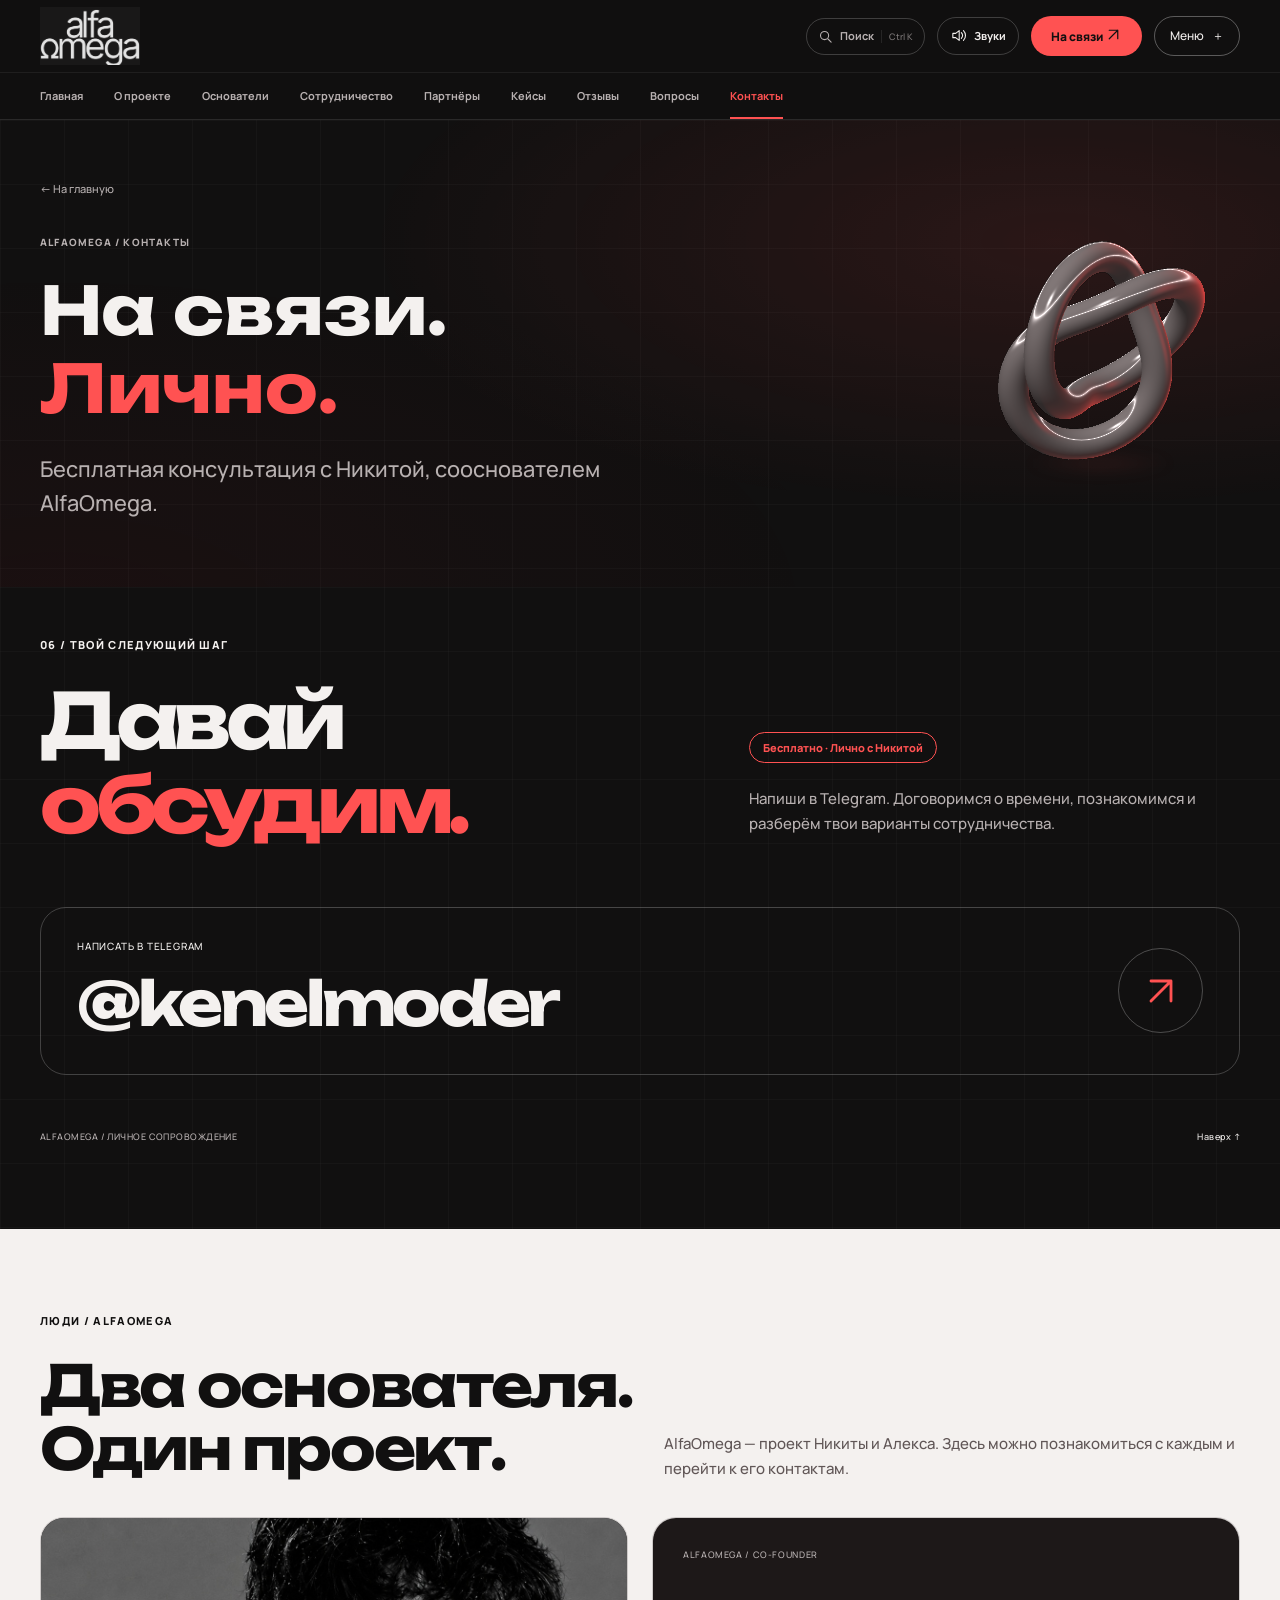
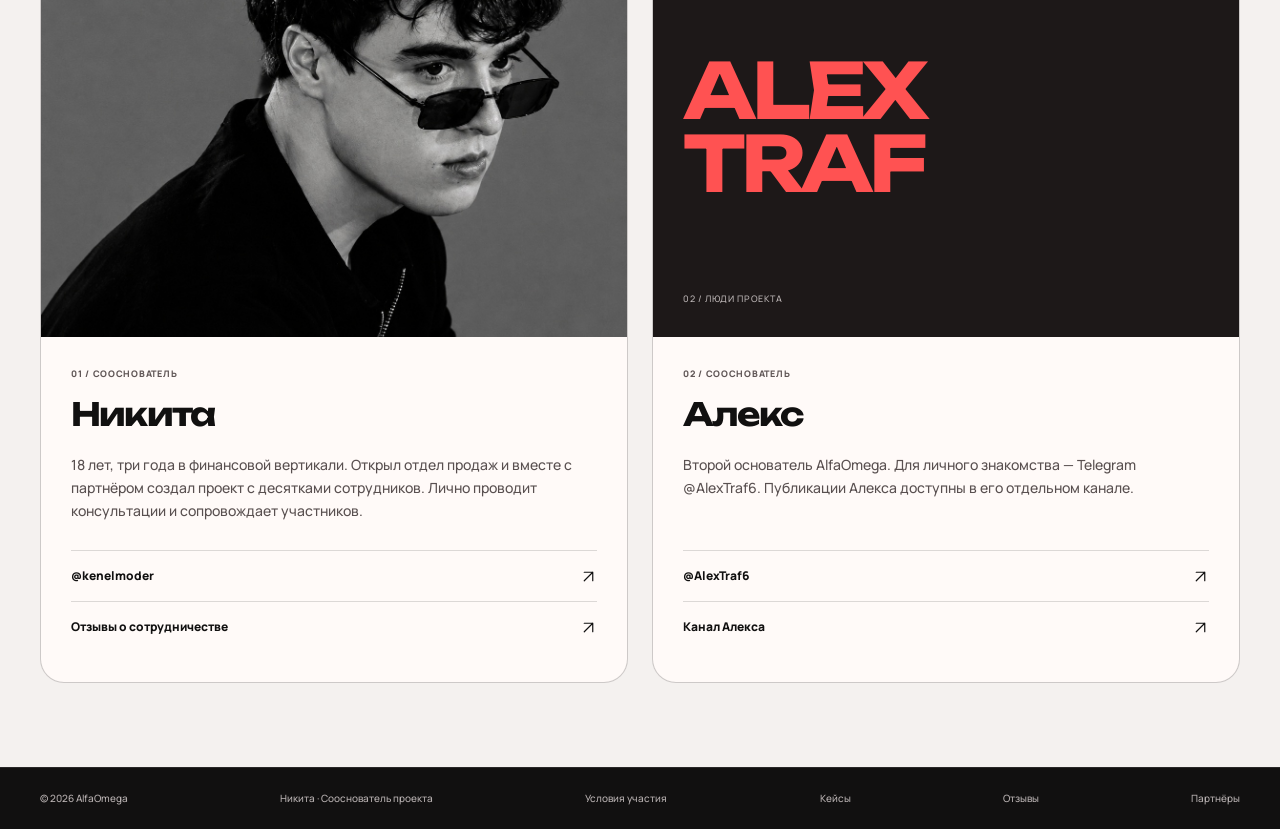
<file: contact.html>
<!DOCTYPE html>

<html lang="ru">
<head>
<meta charset="utf-8"/>
<meta content="width=device-width, initial-scale=1" name="viewport"/>
<meta content="index, follow, max-image-preview:large" name="robots"/>
<meta content="#111010" name="theme-color"/>
<title>Контакты — AlfaOmega | Никита</title>
<meta content="Бесплатная консультация с Никитой, сооснователем AlfaOmega." name="description"/>
<link href="https://alfaomega-nikita.sandyplume1025.chatgpt.site/contact.html" rel="canonical"/>
<link href="assets/alfaomega-logo.jpeg" rel="icon" type="image/jpeg"/>
<link as="font" crossorigin="" href="assets/manrope-variable.ttf" rel="preload" type="font/ttf"/>
<link href="styles.css?v=22" rel="stylesheet"/>
<script defer="" src="site.js?v=20"></script>
<script defer="" src="sounds.js?v=20"></script>
<script defer="" src="experience.js?v=20"></script>
<script defer="" src="sculpture.js?v=20"></script>
<meta content="website" property="og:type"/>
<meta content="ru_RU" property="og:locale"/>
<meta content="Контакты — AlfaOmega" property="og:title"/>
<meta content="Бесплатная консультация с Никитой, сооснователем AlfaOmega." property="og:description"/>
<meta content="https://alfaomega-nikita.sandyplume1025.chatgpt.site/contact.html" property="og:url"/>
<meta content="https://alfaomega-nikita.sandyplume1025.chatgpt.site/assets/nikita.jpeg" property="og:image"/>
<meta content="Никита, создатель AlfaOmega" property="og:image:alt"/>
<meta content="summary" name="twitter:card"/>
<script type="application/ld+json">
{
  "@context": "https://schema.org",
  "@graph": [
    {
      "@type": "WebSite",
      "@id": "https://alfaomega-nikita.sandyplume1025.chatgpt.site/#website",
      "url": "https://alfaomega-nikita.sandyplume1025.chatgpt.site/",
      "name": "AlfaOmega",
      "alternateName": [
        "Альфа Омега",
        "АльфаОмега"
      ],
      "inLanguage": "ru-RU",
      "publisher": {
        "@id": "https://alfaomega-nikita.sandyplume1025.chatgpt.site/#project"
      }
    },
    {
      "@type": "Organization",
      "@id": "https://alfaomega-nikita.sandyplume1025.chatgpt.site/#project",
      "name": "AlfaOmega",
      "alternateName": [
        "Альфа Омега",
        "АльфаОмега"
      ],
      "url": "https://alfaomega-nikita.sandyplume1025.chatgpt.site/",
      "description": "Проект в финансовой вертикали. Сотрудничество по партнёрским программам.",
      "logo": "https://alfaomega-nikita.sandyplume1025.chatgpt.site/assets/alfaomega-logo.jpeg",
      "founder": [
        {
          "@id": "https://alfaomega-nikita.sandyplume1025.chatgpt.site/#nikita"
        },
        {
          "@id": "https://alfaomega-nikita.sandyplume1025.chatgpt.site/#alex"
        }
      ]
    },
    {
      "@type": "Person",
      "@id": "https://alfaomega-nikita.sandyplume1025.chatgpt.site/#nikita",
      "name": "Никита",
      "jobTitle": "Сооснователь AlfaOmega",
      "url": "https://alfaomega-nikita.sandyplume1025.chatgpt.site/",
      "image": "https://alfaomega-nikita.sandyplume1025.chatgpt.site/assets/nikita.jpeg",
      "sameAs": [
        "https://t.me/kenelmoder"
      ],
      "affiliation": {
        "@id": "https://alfaomega-nikita.sandyplume1025.chatgpt.site/#project"
      }
    },
    {
      "@type": "Person",
      "@id": "https://alfaomega-nikita.sandyplume1025.chatgpt.site/#alex",
      "name": "Алекс",
      "jobTitle": "Сооснователь AlfaOmega",
      "url": "https://alfaomega-nikita.sandyplume1025.chatgpt.site/founders.html",
      "sameAs": [
        "https://t.me/AlexTraf6",
        "https://t.me/+PCmVGvibhLFiMDhi"
      ],
      "affiliation": {
        "@id": "https://alfaomega-nikita.sandyplume1025.chatgpt.site/#project"
      }
    },
    {
      "@type": "WebPage",
      "@id": "https://alfaomega-nikita.sandyplume1025.chatgpt.site/contact.html#webpage",
      "url": "https://alfaomega-nikita.sandyplume1025.chatgpt.site/contact.html",
      "name": "Контакты — AlfaOmega",
      "description": "Бесплатная консультация с Никитой, сооснователем AlfaOmega.",
      "inLanguage": "ru-RU",
      "isPartOf": {
        "@id": "https://alfaomega-nikita.sandyplume1025.chatgpt.site/#website"
      },
      "about": [
        {
          "@id": "https://alfaomega-nikita.sandyplume1025.chatgpt.site/#project"
        },
        {
          "@id": "https://alfaomega-nikita.sandyplume1025.chatgpt.site/#nikita"
        }
      ]
    }
  ]
}
</script>
<script defer="" src="motion.js?v=22"></script>
</head>
<body class="inner-page"><div aria-hidden="true" class="transition-screen"></div><div aria-hidden="true" class="reading-progress"></div><a class="skip-link" href="#main">Перейти к содержимому</a>
<div class="header-shell" id="top"><header class="header wrap">
<a aria-label="AlfaOmega — на главную" class="wordmark" href="index.html"><span class="logo-crop"><img alt="AlfaOmega" height="1124" src="assets/alfaomega-logo.jpeg" width="1206"/></span></a>
<nav aria-label="Основная навигация" class="desktop-nav"><a href="index.html">Главная</a><a href="about.html">О проекте</a><a href="founders.html">Основатели</a><a href="cooperation.html">Сотрудничество</a><a href="partners.html">Партнёры</a><a href="cases.html">Кейсы</a><a href="reviews.html">Отзывы</a><a href="faq.html">Вопросы</a><a aria-current="page" href="contact.html">Контакты</a></nav>
<div class="header-actions"><button aria-controls="quick-navigation" aria-haspopup="dialog" aria-label="Поиск по сайту" class="quick-search-toggle" hidden="" type="button"><svg aria-hidden="true" fill="none" viewbox="0 0 24 24"><circle cx="10.5" cy="10.5" r="6.5"></circle><path d="m16 16 5 5"></path></svg><span>Поиск</span><kbd>⌘ K</kbd></button><button aria-label="Выключить звуковые эффекты" aria-pressed="true" class="sfx-toggle" hidden="" title="Звуки интерфейса" type="button"><svg aria-hidden="true" fill="none" viewbox="0 0 24 24"><path d="M4 9v6h4l5 4V5L8 9H4Z"></path><path class="sfx-waves" d="M16 8a6 6 0 0 1 0 8M19 5a10 10 0 0 1 0 14"></path><path class="sfx-muted" d="m16 9 6 6m-6 0 6-6"></path></svg><span>Звуки</span></button><a class="header-telegram" href="https://t.me/kenelmoder" rel="noopener noreferrer" target="_blank">На связи <svg aria-hidden="true" class="icon-arrow" fill="none" viewbox="0 0 24 24"><path d="M6 18 18 6M6 6h12v12"></path></svg></a><button aria-controls="mobile-navigation" aria-expanded="false" class="menu-toggle" type="button">Меню <span aria-hidden="true">＋</span></button></div></header><nav aria-label="Разделы сайта" class="section-tabs"><div class="wrap section-tabs-track"><a href="index.html">Главная</a><a href="about.html">О проекте</a><a href="founders.html">Основатели</a><a href="cooperation.html">Сотрудничество</a><a href="partners.html">Партнёры</a><a href="cases.html">Кейсы</a><a href="reviews.html">Отзывы</a><a href="faq.html">Вопросы</a><a aria-current="page" href="contact.html">Контакты</a></div></nav>
<nav aria-label="Навигация для телефона" class="mobile-nav" hidden="" id="mobile-navigation"><div class="wrap"><a href="index.html">Главная<span aria-hidden="true">01</span></a><a href="about.html">О проекте<span aria-hidden="true">02</span></a><a href="founders.html">Основатели<span aria-hidden="true">03</span></a><a href="cooperation.html">Сотрудничество<span aria-hidden="true">04</span></a><a href="partners.html">Партнёры<span aria-hidden="true">05</span></a><a href="cases.html">Кейсы<span aria-hidden="true">06</span></a><a href="reviews.html">Отзывы<span aria-hidden="true">07</span></a><a href="faq.html">Вопросы<span aria-hidden="true">08</span></a><a aria-current="page" href="contact.html">Контакты<span aria-hidden="true">09</span></a></div></nav></div>
<main id="main"><section class="page-hero dark-grid"><div class="wrap"><div class="page-hero-copy"><a class="breadcrumb" href="index.html">← На главную</a><p class="section-label">ALFAOMEGA / КОНТАКТЫ</p><h1>На связи.<br/><span class="lime-text">Лично.</span></h1><p class="page-hero-description">Бесплатная консультация с Никитой, сооснователем AlfaOmega.</p></div><div aria-hidden="true" class="hero-sculpture"><img alt="" class="sculpture-fallback" height="320" src="assets/chrome-knot.svg?v=20" width="320"/><canvas class="sculpture-canvas" data-sculpture="" height="320" width="320"></canvas></div></div></section><section aria-labelledby="contact-title" class="contact section dark-grid" id="contact"><div class="wrap"><p class="section-label">06 / ТВОЙ СЛЕДУЮЩИЙ ШАГ</p><div class="contact-top"><h2 id="contact-title">Давай<br/><span class="lime-text">обсудим.</span></h2><div><span class="pill">Бесплатно · Лично с Никитой</span><p>Напиши в Telegram. Договоримся о времени, познакомимся и разберём твои варианты сотрудничества.</p></div></div><a class="contact-link" href="https://t.me/kenelmoder" rel="noopener noreferrer" target="_blank"><span><small>НАПИСАТЬ В TELEGRAM</small><strong>@kenelmoder</strong></span><span aria-hidden="true" class="contact-arrow"><svg aria-hidden="true" class="icon-arrow" fill="none" viewbox="0 0 24 24"><path d="M6 18 18 6M6 6h12v12"></path></svg></span></a><div class="contact-bottom"><span>ALFAOMEGA / ЛИЧНОЕ СОПРОВОЖДЕНИЕ</span><a href="#top">Наверх ↑</a></div></div></section><section aria-labelledby="founders-title" class="founders section light" id="founders"><div class="wrap"><p class="section-label">ЛЮДИ / ALFAOMEGA</p><div class="section-heading"><h2 id="founders-title">Два основателя.<br/>Один проект.</h2><p>AlfaOmega — проект Никиты и Алекса. Здесь можно познакомиться с каждым и перейти к его контактам.</p></div><div class="founder-grid"><article class="founder-card reveal"><div class="founder-visual"><img alt="Никита, сооснователь AlfaOmega" height="640" loading="lazy" src="assets/nikita.jpeg" width="640"/></div><div class="founder-body"><span class="founder-number">01 / СООСНОВАТЕЛЬ</span><h3>Никита</h3><p>18 лет, три года в финансовой вертикали. Открыл отдел продаж и вместе с партнёром создал проект с десятками сотрудников. Лично проводит консультации и сопровождает участников.</p><div class="founder-links"><a href="https://t.me/kenelmoder" rel="noopener noreferrer" target="_blank">@kenelmoder <svg aria-hidden="true" class="icon-arrow" fill="none" viewbox="0 0 24 24"><path d="M6 18 18 6M6 6h12v12"></path></svg></a><a href="https://t.me/otzvkenel" rel="noopener noreferrer" target="_blank">Отзывы о сотрудничестве <svg aria-hidden="true" class="icon-arrow" fill="none" viewbox="0 0 24 24"><path d="M6 18 18 6M6 6h12v12"></path></svg></a></div></div></article><article class="founder-card founder-alex reveal"><div aria-hidden="true" class="founder-wordmark"><span>ALFAOMEGA / CO-FOUNDER</span><strong>ALEX<br/>TRAF</strong><small>02 / ЛЮДИ ПРОЕКТА</small></div><div class="founder-body"><span class="founder-number">02 / СООСНОВАТЕЛЬ</span><h3>Алекс</h3><p>Второй основатель AlfaOmega. Для личного знакомства — Telegram @AlexTraf6. Публикации Алекса доступны в его отдельном канале.</p><div class="founder-links"><a href="https://t.me/AlexTraf6" rel="noopener noreferrer" target="_blank">@AlexTraf6 <svg aria-hidden="true" class="icon-arrow" fill="none" viewbox="0 0 24 24"><path d="M6 18 18 6M6 6h12v12"></path></svg></a><a href="https://t.me/+PCmVGvibhLFiMDhi" rel="noopener noreferrer" target="_blank">Канал Алекса <svg aria-hidden="true" class="icon-arrow" fill="none" viewbox="0 0 24 24"><path d="M6 18 18 6M6 6h12v12"></path></svg></a></div></div></article></div></div></section></main><footer class="footer"><div class="wrap"><span>© 2026 AlfaOmega</span><span>Никита · Сооснователь проекта</span><a href="cooperation.html#conditions">Условия участия</a><a href="cases.html">Кейсы</a><a href="reviews.html">Отзывы</a><a href="partners.html">Партнёры</a></div></footer>
<aside aria-label="Связаться с Никитой" class="mobile-dock" hidden=""><a href="https://t.me/kenelmoder" rel="noopener noreferrer" target="_blank"><span>Обсудить сотрудничество<small>Бесплатно · Лично с Никитой</small></span><span aria-hidden="true"><svg aria-hidden="true" class="icon-arrow" fill="none" viewbox="0 0 24 24"><path d="M6 18 18 6M6 6h12v12"></path></svg></span></a></aside>
<dialog aria-labelledby="once-title" class="format-dialog" id="format-once"><button aria-label="Закрыть" class="dialog-close" data-close-dialog="" type="button">×</button><p class="section-label">01 / РАЗОВЫЙ ФОРМАТ</p><h2 id="once-title">Одно действие.<br/>Одна выплата.</h2><p>Вариант для тех, кто хочет участвовать один раз, без постоянной занятости.</p><dl><div><dt>Что сделать</dt><dd>Выполнить согласованное целевое действие по условиям выбранной партнёрской программы.</dd></div><div><dt>Когда выплата</dt><dd>Сразу после выполнения согласованного действия. Само действие, условия и сумму объясню на звонке.</dd></div><div><dt>Ориентир первой недели</dt><dd>15–20 тысяч рублей со слов Никиты. Сумма и срок не гарантированы: зависят от программы и выполнения её условий. Конкретные условия обсуждаем до старта.</dd></div><div><dt>С чего начать</dt><dd>Написать мне в Telegram и договориться о бесплатной консультации.</dd></div></dl><a class="button button-dark" href="https://t.me/kenelmoder" rel="noopener noreferrer" target="_blank">Обсудить с Никитой <span aria-hidden="true"><svg aria-hidden="true" class="icon-arrow" fill="none" viewbox="0 0 24 24"><path d="M6 18 18 6M6 6h12v12"></path></svg></span></a></dialog>
<dialog aria-labelledby="regular-title" class="format-dialog" id="format-regular"><button aria-label="Закрыть" class="dialog-close" data-close-dialog="" type="button">×</button><p class="section-label">02 / РЕГУЛЯРНЫЙ ФОРМАТ</p><h2 id="regular-title">Участие.<br/>Сопровождение.<br/>Рост.</h2><p>Ежедневное сотрудничество по партнёрским программам с личным сопровождением.</p><dl><div><dt>Занятость</dt><dd>2–3 часа в день, вечером. Часы в пределах вечера выбираешь сам.</dd></div><div><dt>Развитие и доход</dt><dd>Возможен карьерный рост. Ориентир — от 100 000 ₽, перспектива роста — 300 000 ₽ и выше.</dd></div><div><dt>Первый этап</dt><dd>Материалы и постепенное включение в практику. Ориентир первых выплат — около двух недель, без гарантии срока. Условия и сумму обсуждаем до начала работы.</dd></div><div><dt>Сопровождение</dt><dd>В регулярном формате остаёмся на связи. По мере выполнения задач можно разбирать новые темы, включая создание и управление командой.</dd></div><div><dt>Оформление</dt><dd>Работа на себя, в том числе в статусе самозанятого. Индивидуальные условия разбираем на консультации.</dd></div></dl><a class="button button-dark" href="https://t.me/kenelmoder" rel="noopener noreferrer" target="_blank">Обсудить с Никитой <span aria-hidden="true"><svg aria-hidden="true" class="icon-arrow" fill="none" viewbox="0 0 24 24"><path d="M6 18 18 6M6 6h12v12"></path></svg></span></a></dialog>
<dialog aria-labelledby="quick-title" class="quick-navigation" id="quick-navigation"><div class="quick-topline"><h2 id="quick-title">Что ищешь?</h2><button aria-label="Закрыть поиск" class="quick-close" data-close-dialog="" type="button"><svg aria-hidden="true" fill="none" viewbox="0 0 24 24"><path d="m6 6 12 12M6 18 18 6"></path></svg></button></div><label class="quick-query"><svg aria-hidden="true" fill="none" viewbox="0 0 24 24"><circle cx="10.5" cy="10.5" r="6.5"></circle><path d="m16 16 5 5"></path></svg><span class="sr-only">Поиск по разделам и вопросам</span><input aria-controls="quick-results" autocomplete="off" id="quick-query" placeholder="Например: график, опыт, Алекс…" type="search"/></label><p aria-live="polite" class="quick-count"></p><div class="quick-results" id="quick-results"><a class="quick-entry" data-find="Подобрать формат сотрудничества три вопроса разовое регулярное занятость" href="cooperation.html#format-picker"><span><strong>Подобрать формат</strong><small>Три вопроса перед консультацией</small></span><span class="quick-type">Инструмент</span></a><a class="quick-entry" data-find="Главная Знакомство с AlfaOmega" href="index.html"><span><strong>Главная</strong><small>Знакомство с AlfaOmega</small></span><span class="quick-type">Раздел</span></a><a class="quick-entry" data-find="О проекте Подход и команда" href="about.html"><span><strong>О проекте</strong><small>Подход и команда</small></span><span class="quick-type">Раздел</span></a><a class="quick-entry" data-find="Основатели Никита и Алекс, личные контакты" href="founders.html"><span><strong>Основатели</strong><small>Никита и Алекс, личные контакты</small></span><span class="quick-type">Раздел</span></a><a class="quick-entry" data-find="Сотрудничество Разовый и регулярный форматы, условия" href="cooperation.html"><span><strong>Сотрудничество</strong><small>Разовый и регулярный форматы, условия</small></span><span class="quick-type">Раздел</span></a><a class="quick-entry" data-find="Партнёры Компании в партнёрских программах" href="partners.html"><span><strong>Партнёры</strong><small>Компании в партнёрских программах</small></span><span class="quick-type">Раздел</span></a><a class="quick-entry" data-find="Результаты Димы скриншоты первый 1 месяц третий четвертый 3 4 месяц 207 900 727 650 баланс HOLD статистика" href="cases.html#dima-results"><span><strong>Результаты Димы: скриншоты</strong><small>Первый и 3–4-й месяц участия</small></span><span class="quick-type">Кейс</span></a><a class="quick-entry" data-find="Кейс Димы Наставничество и самостоятельная команда" href="cases.html"><span><strong>Кейс Димы</strong><small>Наставничество и самостоятельная команда</small></span><span class="quick-type">Раздел</span></a><a class="quick-entry" data-find="Отзыв Димы diman_zaytsev4 личный опыт обучение наставничество скриншот контакт Telegram" href="reviews.html#dima-review"><span><strong>Отзыв Димы</strong><small>Личный опыт и контакт @diman_zaytsev4</small></span><span class="quick-type">Отзыв</span></a><a class="quick-entry" data-find="Отзывы Канал с отзывами участников" href="reviews.html"><span><strong>Отзывы</strong><small>Канал с отзывами участников</small></span><span class="quick-type">Раздел</span></a><a class="quick-entry" data-find="Вопросы Опыт, телефон, занятость, выплаты" href="faq.html"><span><strong>Вопросы</strong><small>Опыт, телефон, занятость, выплаты</small></span><span class="quick-type">Раздел</span></a><a class="quick-entry" data-find="Контакты Бесплатная консультация с Никитой" href="contact.html"><span><strong>Контакты</strong><small>Бесплатная консультация с Никитой</small></span><span class="quick-type">Раздел</span></a><a class="quick-entry" data-find="Что такое AlfaOmega? AlfaOmega — проект Никиты и Алекса в финансовой вертикали. Мы привлекаем людей на партнёрские предложения и индивидуально подбираем формат сотрудничества. У Никиты три года опыта в этом направлении; в проекте — десятки сотрудников и собственный отдел продаж." href="faq.html#faq-question-1"><span><strong>Что такое AlfaOmega?</strong><small>Ответ в разделе «Вопросы»</small></span><span class="quick-type">Вопрос</span></a><a class="quick-entry" data-find="Кого вы приглашаете? Ребят от 17 до 28 лет из России, заинтересованных в сотрудничестве по партнёрским программам. Конкретный вариант подбираем на консультации." href="faq.html#faq-question-2"><span><strong>Кого вы приглашаете?</strong><small>Ответ в разделе «Вопросы»</small></span><span class="quick-type">Вопрос</span></a><a class="quick-entry" data-find="Нужен ли опыт? Нет, предыдущий опыт не обязателен. На первом звонке познакомимся, обсудим твои возможности и варианты, с которых можно начать." href="faq.html#faq-question-3"><span><strong>Нужен ли опыт?</strong><small>Ответ в разделе «Вопросы»</small></span><span class="quick-type">Вопрос</span></a><a class="quick-entry" data-find="Что нужно для старта? Из техники достаточно телефона, компьютер не обязателен. Остальные условия зависят от выбранной партнёрской программы — расскажу о них до начала сотрудничества." href="faq.html#faq-question-4"><span><strong>Что нужно для старта?</strong><small>Ответ в разделе «Вопросы»</small></span><span class="quick-type">Вопрос</span></a><a class="quick-entry" data-find="Можно участвовать только один раз? Да, есть разовый формат. Ты выполняешь одно согласованное целевое действие и получаешь выплату сразу после его выполнения. Само действие, условия и размер вознаграждения объясню на звонке." href="faq.html#faq-question-5"><span><strong>Можно участвовать только один раз?</strong><small>Ответ в разделе «Вопросы»</small></span><span class="quick-type">Вопрос</span></a><a class="quick-entry" data-find="Как устроен вечерний график? Для регулярного формата нужно выделять 2–3 часа в день, в вечернее время. Конкретные часы в пределах вечера выбираешь самостоятельно." href="faq.html#faq-question-6"><span><strong>Как устроен вечерний график?</strong><small>Ответ в разделе «Вопросы»</small></span><span class="quick-type">Вопрос</span></a><a class="quick-entry" data-find="Консультация платная? Нет, консультация бесплатная. Её провожу лично я: выслушаю тебя, узнаю получше и предложу подходящие варианты сотрудничества." href="faq.html#faq-question-7"><span><strong>Консультация платная?</strong><small>Ответ в разделе «Вопросы»</small></span><span class="quick-type">Вопрос</span></a><a class="quick-entry" data-find="Кто будет меня сопровождать? Я, Никита, лично сопровождаю участников после выбора формата. При регулярном сотрудничестве остаёмся на связи: по мере выполнения задач можно разбирать дополнительные темы, включая создание команды и управление её работой. В AlfaOmega также есть менеджеры и собственный отдел продаж." href="faq.html#faq-question-8"><span><strong>Кто будет меня сопровождать?</strong><small>Ответ в разделе «Вопросы»</small></span><span class="quick-type">Вопрос</span></a><a class="quick-entry" data-find="Как оформляется сотрудничество? Участники работают на себя по партнёрским программам, в том числе в статусе самозанятых. Индивидуальный формат и условия обсуждаем до начала работы." href="faq.html#faq-question-9"><span><strong>Как оформляется сотрудничество?</strong><small>Ответ в разделе «Вопросы»</small></span><span class="quick-type">Вопрос</span></a><a class="quick-entry" data-find="Какой доход возможен и есть ли рост? В регулярном формате есть возможность карьерного роста. Проект обозначает ориентир от 100 000 ₽ и перспективу роста до 300 000 ₽ и выше. Суммы не гарантированы: период, условия выплат и возможность достижения обсуждаем на консультации. Результат зависит от программы и выполненных задач." href="faq.html#faq-question-10"><span><strong>Какой доход возможен и есть ли рост?</strong><small>Ответ в разделе «Вопросы»</small></span><span class="quick-type">Вопрос</span></a><a class="quick-entry" data-find="Когда можно получить первые выплаты? В разовом формате Никита обозначает ориентир 15–20 тысяч рублей за первую неделю. В регулярном формате сначала изучают материалы и подключаются к работе; ориентир первых выплат — примерно две недели. Эти суммы и сроки не гарантированы: результат зависит от выбранной программы и выполнения её условий. Конкретное действие, размер вознаграждения и порядок выплат обсуждаем до начала участия." href="faq.html#faq-question-11"><span><strong>Когда можно получить первые выплаты?</strong><small>Ответ в разделе «Вопросы»</small></span><span class="quick-type">Вопрос</span></a><a class="quick-entry" data-find="Можно вырасти до своей команды? В регулярном формате можно развивать навыки и обсуждать с Никитой создание своей команды: как распределять задачи, управлять работой и выстраивать доход от результатов команды. Дополнительные темы разбираем по мере выполнения целевых действий. Темп и условия развития индивидуальны." href="faq.html#faq-question-12"><span><strong>Можно вырасти до своей команды?</strong><small>Ответ в разделе «Вопросы»</small></span><span class="quick-type">Вопрос</span></a><a class="quick-entry" data-find="Какие качества вы цените? Энтузиазм, желание учиться и разбираться в деталях, готовность пробовать новое и применять знания. Опыт для старта не обязателен; подходящий формат определяем на личной консультации." href="faq.html#faq-question-13"><span><strong>Какие качества вы цените?</strong><small>Ответ в разделе «Вопросы»</small></span><span class="quick-type">Вопрос</span></a><a class="quick-entry" data-find="Первые недели 15 20 тысяч первая неделя первые выплаты обучение материал практика" href="cooperation.html#first-weeks"><span><strong>Первые недели</strong><small>Подробнее о сотрудничестве и подходе</small></span><span class="quick-type">Раздел</span></a><a class="quick-entry" data-find="Путь к своей команде карьера управление распределение задачи масштаб рост" href="cooperation.html#growth"><span><strong>Путь к своей команде</strong><small>Подробнее о сотрудничестве и подходе</small></span><span class="quick-type">Раздел</span></a><a class="quick-entry" data-find="Подход Никиты 18 лет знания энтузиазм любознательность ценности" href="about.html#approach"><span><strong>Подход Никиты</strong><small>Подробнее о сотрудничестве и подходе</small></span><span class="quick-type">Раздел</span></a></div><div class="quick-empty" hidden=""><h3>Попробуй другое слово</h3><p>Или напиши Никите — обсудим твой вопрос лично.</p><a href="https://t.me/kenelmoder" rel="noopener noreferrer" target="_blank">Задать вопрос в Telegram</a></div><div class="quick-hint"><span>↑ ↓ выбрать · Enter открыть</span><span>Esc закрыть</span></div></dialog>
</body></html>
</file>
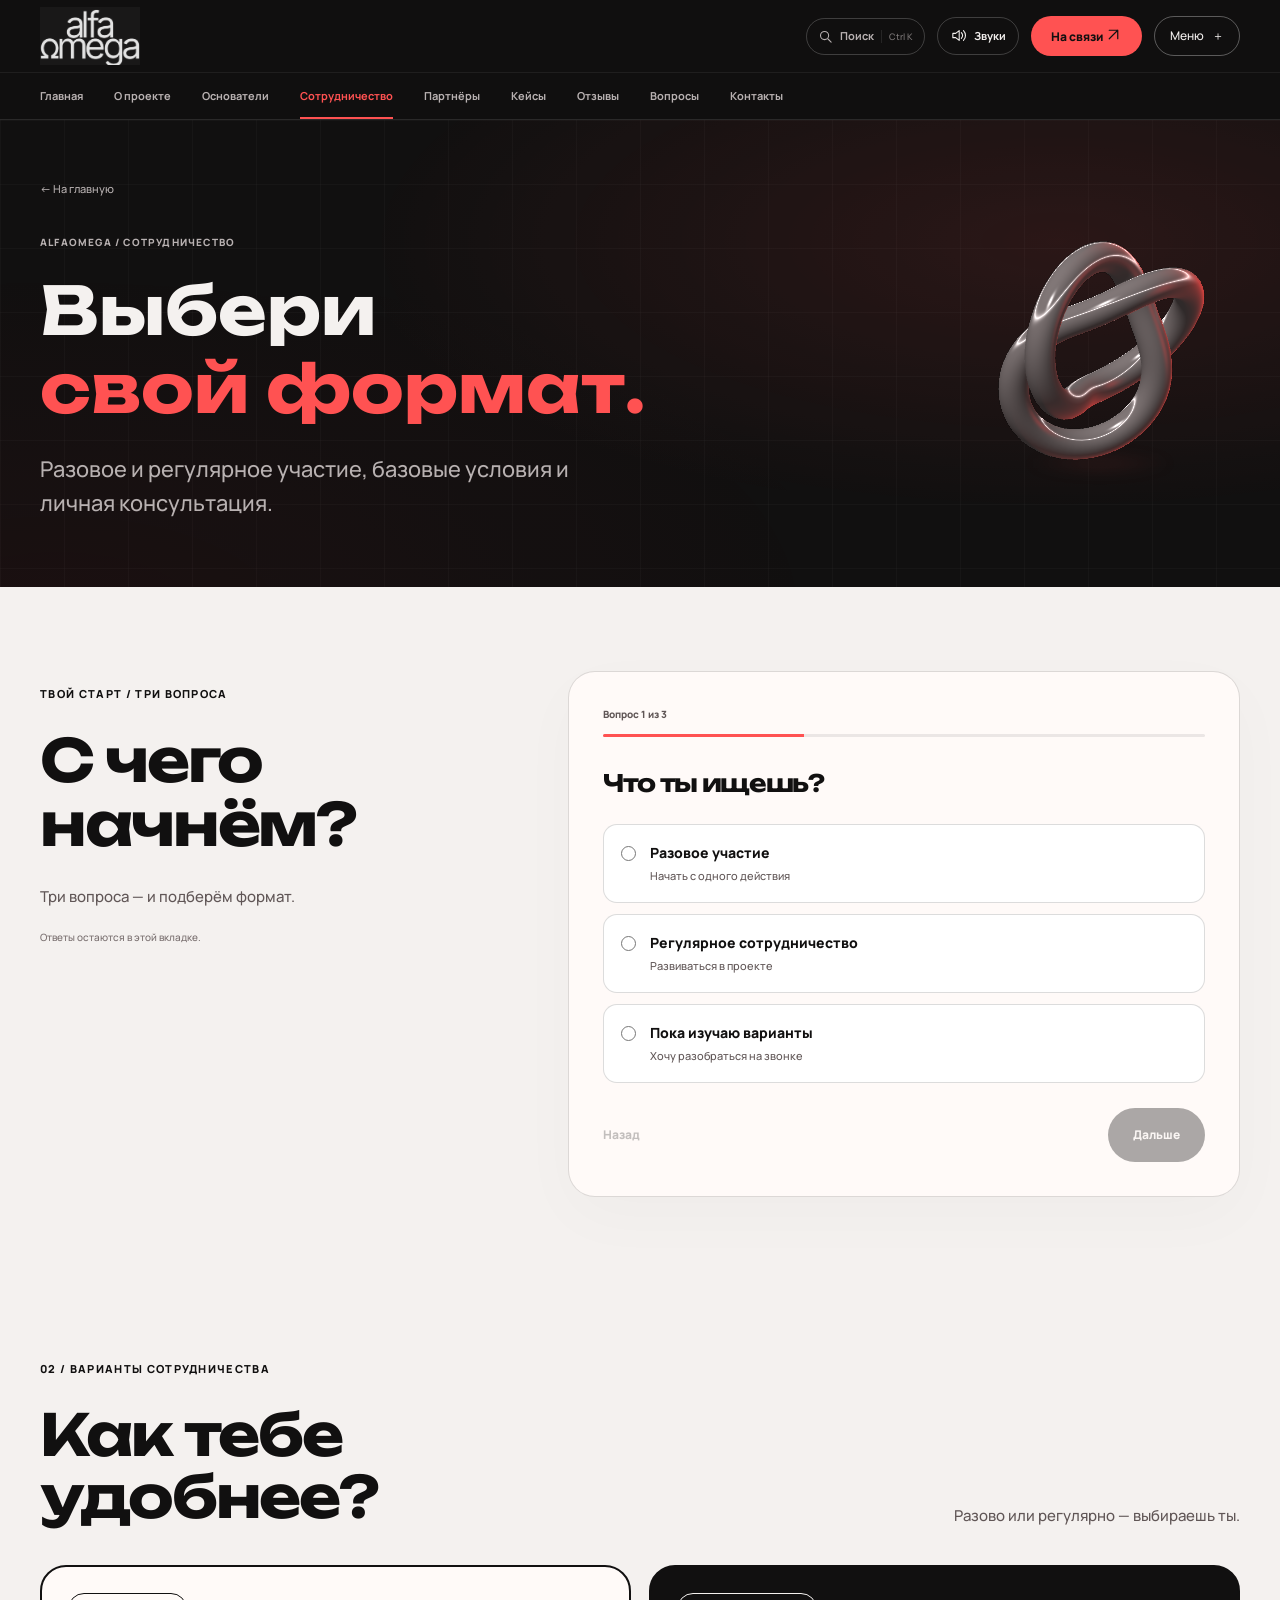
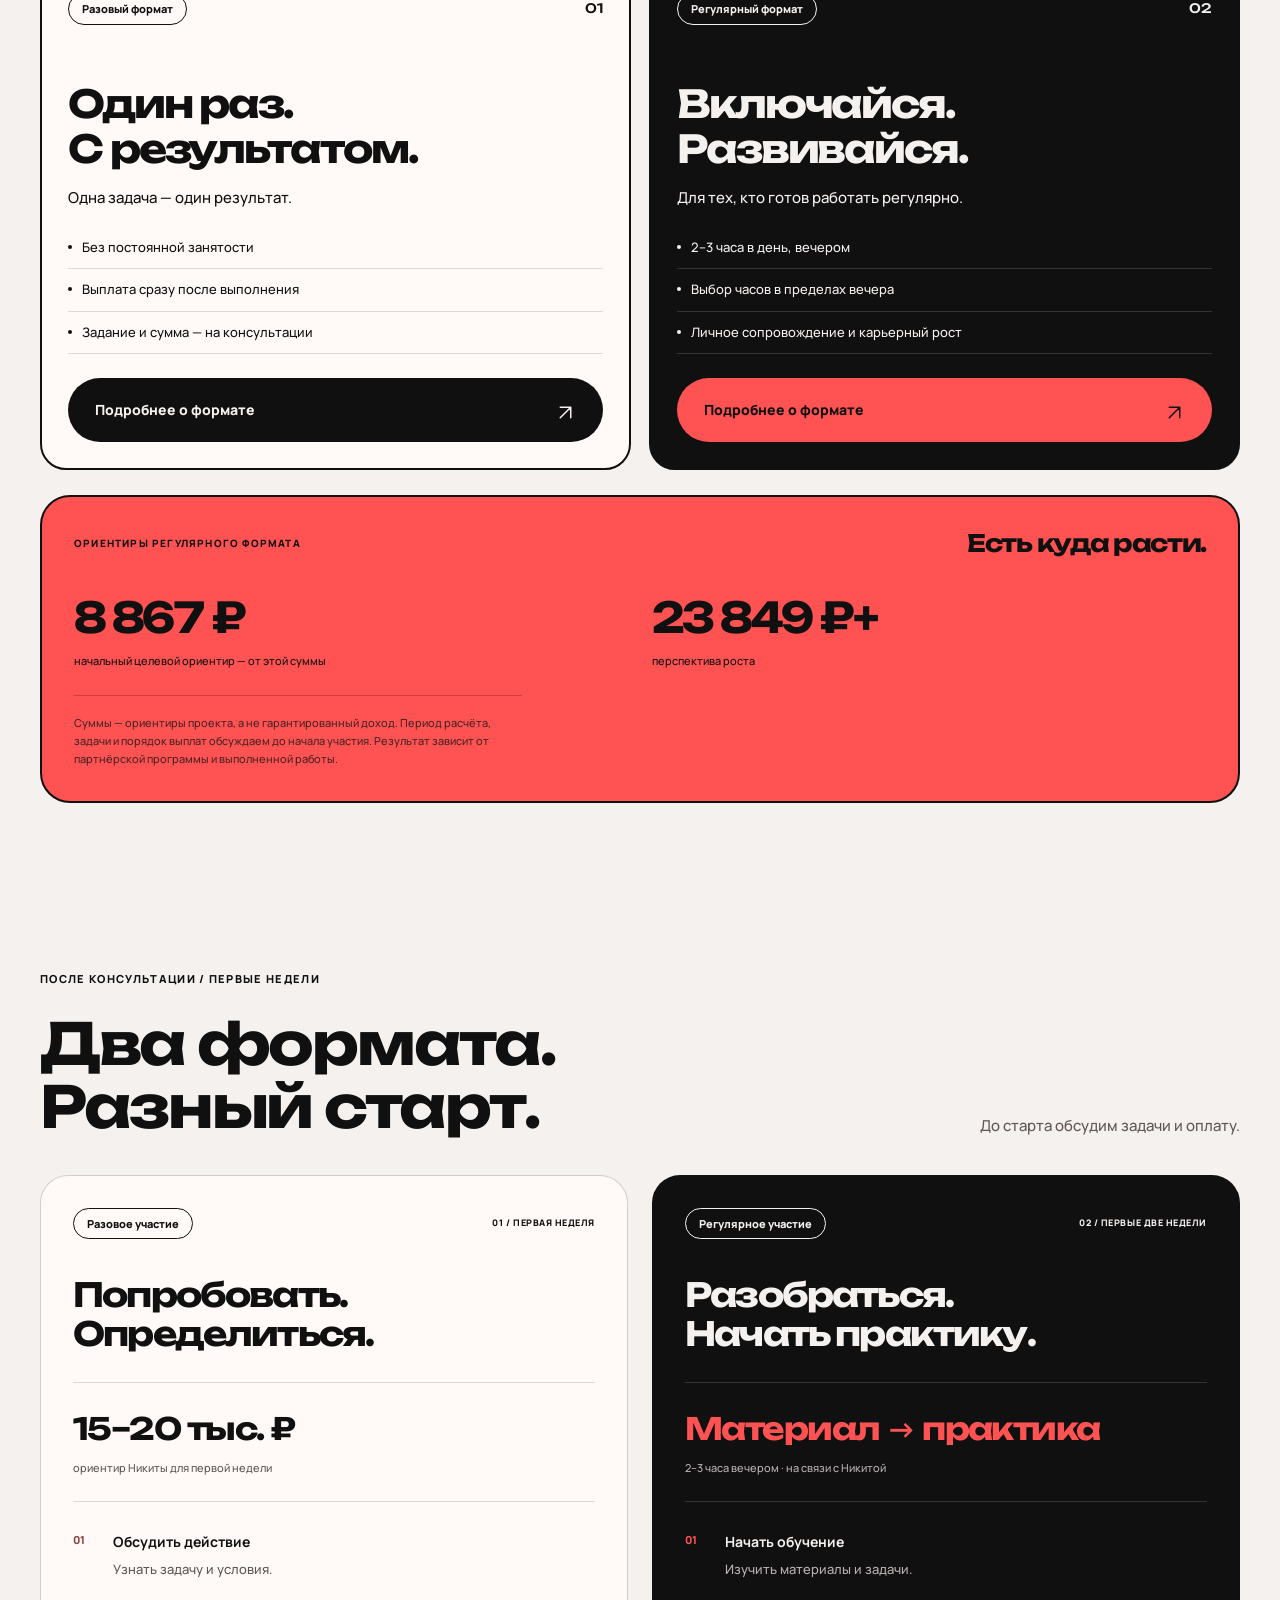
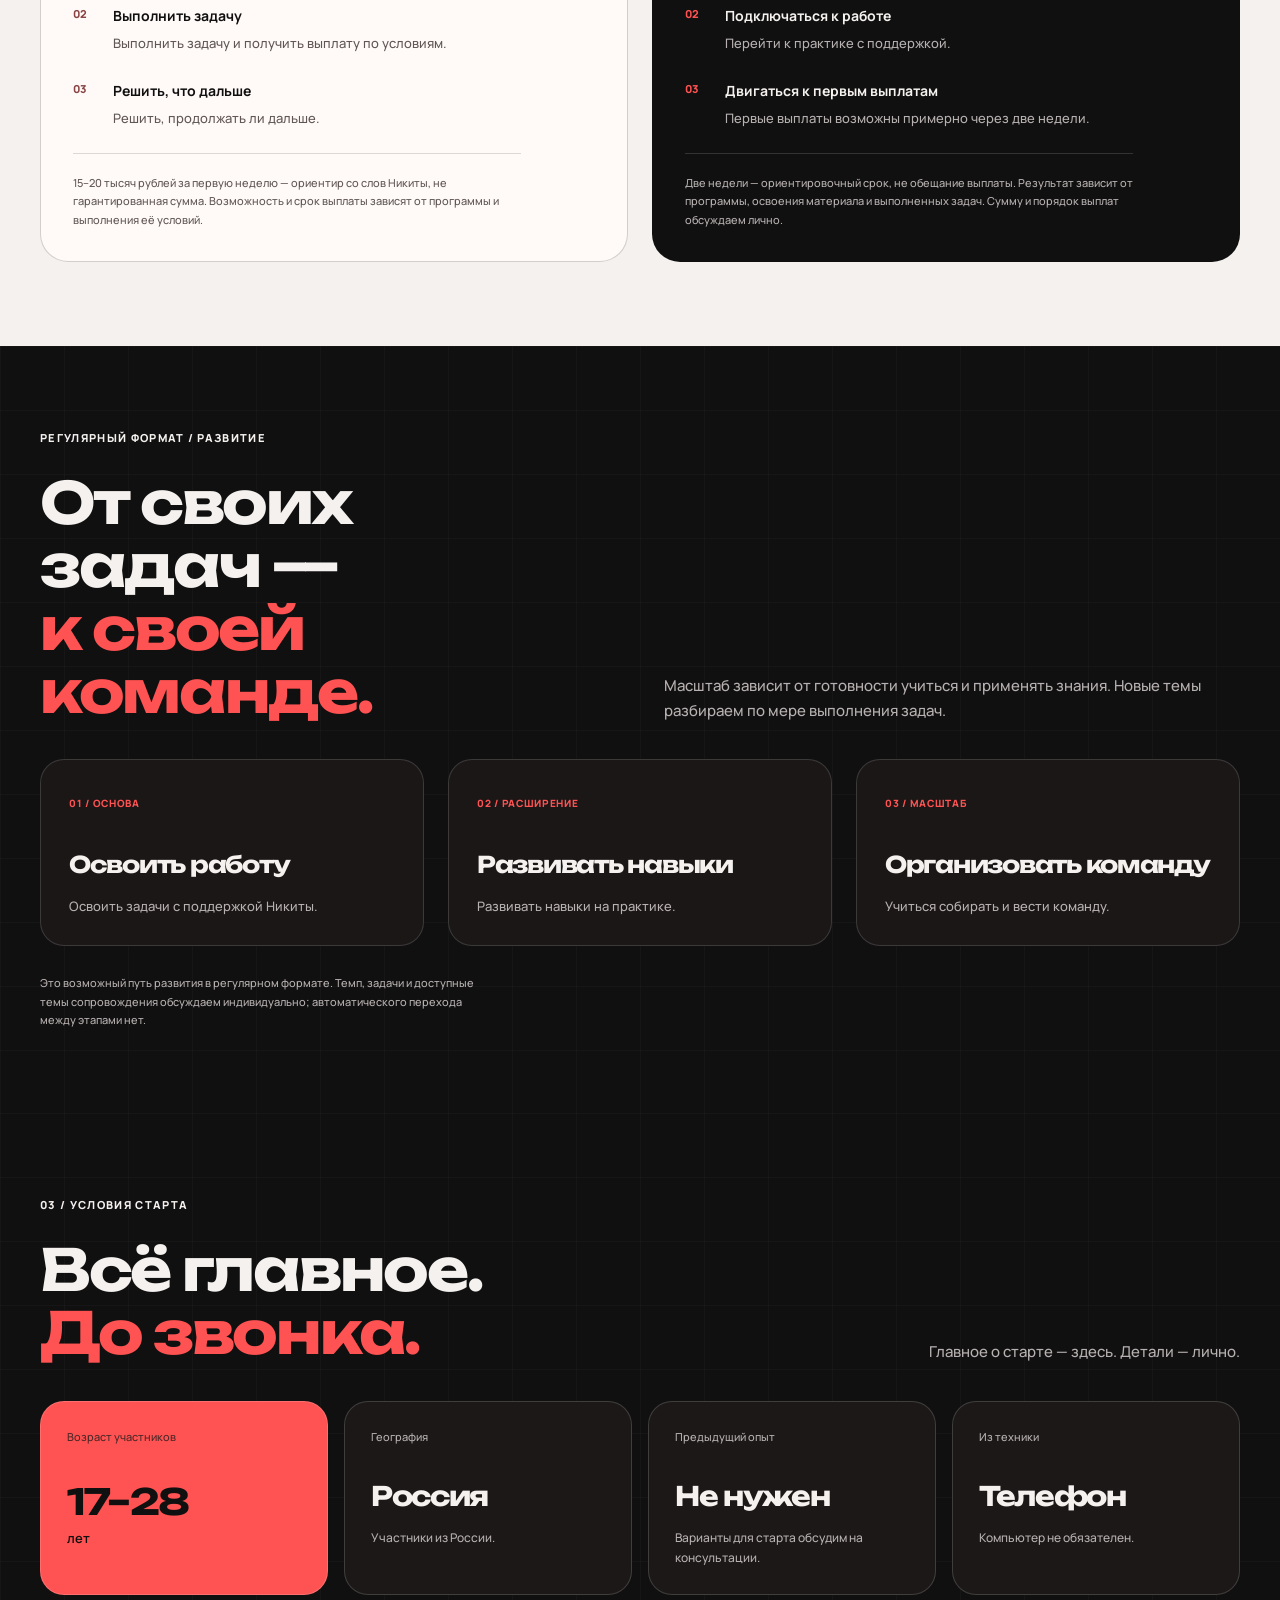
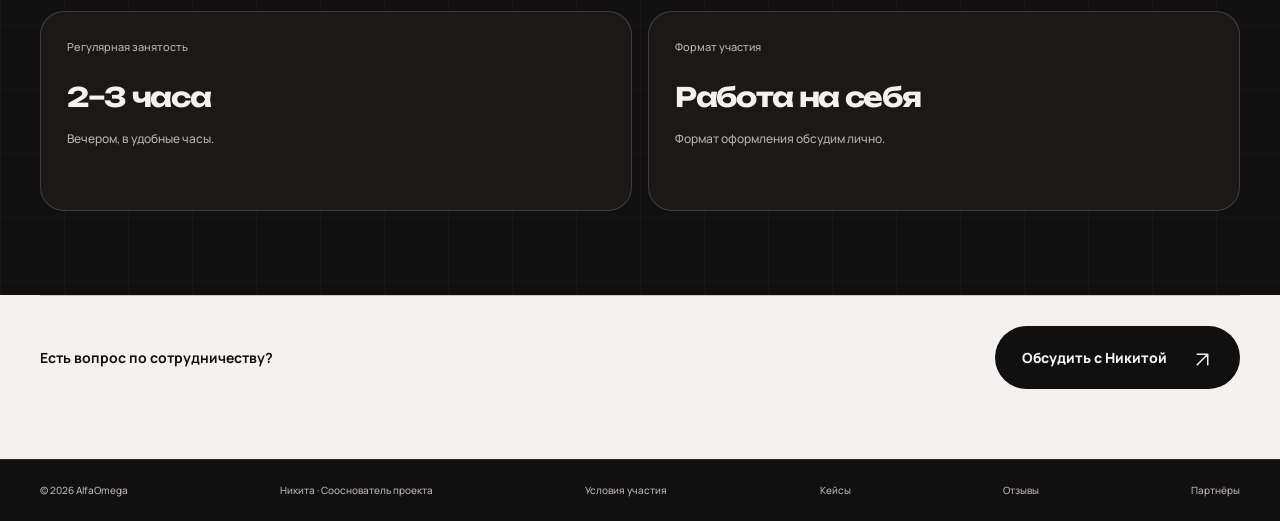
<file: cooperation.html>
<!DOCTYPE html>

<html lang="ru">
<head>
<meta charset="utf-8"/>
<meta content="width=device-width, initial-scale=1" name="viewport"/>
<meta content="index, follow, max-image-preview:large" name="robots"/>
<meta content="#111010" name="theme-color"/>
<title>Сотрудничество — AlfaOmega | Никита</title>
<meta content="Разовое и регулярное участие, базовые условия и личная консультация." name="description"/>
<link href="https://alfaomega-nikita.sandyplume1025.chatgpt.site/cooperation.html" rel="canonical"/>
<link href="assets/alfaomega-logo.jpeg" rel="icon" type="image/jpeg"/>
<link as="font" crossorigin="" href="assets/manrope-variable.ttf" rel="preload" type="font/ttf"/>
<link href="styles.css?v=22" rel="stylesheet"/>
<script defer="" src="site.js?v=20"></script>
<script defer="" src="sounds.js?v=20"></script>
<script defer="" src="experience.js?v=20"></script>
<script defer="" src="sculpture.js?v=20"></script>
<meta content="website" property="og:type"/>
<meta content="ru_RU" property="og:locale"/>
<meta content="Сотрудничество — AlfaOmega" property="og:title"/>
<meta content="Разовое и регулярное участие, базовые условия и личная консультация." property="og:description"/>
<meta content="https://alfaomega-nikita.sandyplume1025.chatgpt.site/cooperation.html" property="og:url"/>
<meta content="https://alfaomega-nikita.sandyplume1025.chatgpt.site/assets/nikita.jpeg" property="og:image"/>
<meta content="Никита, создатель AlfaOmega" property="og:image:alt"/>
<meta content="summary" name="twitter:card"/>
<script type="application/ld+json">
{
  "@context": "https://schema.org",
  "@graph": [
    {
      "@type": "WebSite",
      "@id": "https://alfaomega-nikita.sandyplume1025.chatgpt.site/#website",
      "url": "https://alfaomega-nikita.sandyplume1025.chatgpt.site/",
      "name": "AlfaOmega",
      "alternateName": [
        "Альфа Омега",
        "АльфаОмега"
      ],
      "inLanguage": "ru-RU",
      "publisher": {
        "@id": "https://alfaomega-nikita.sandyplume1025.chatgpt.site/#project"
      }
    },
    {
      "@type": "Organization",
      "@id": "https://alfaomega-nikita.sandyplume1025.chatgpt.site/#project",
      "name": "AlfaOmega",
      "alternateName": [
        "Альфа Омега",
        "АльфаОмега"
      ],
      "url": "https://alfaomega-nikita.sandyplume1025.chatgpt.site/",
      "description": "Проект в финансовой вертикали. Сотрудничество по партнёрским программам.",
      "logo": "https://alfaomega-nikita.sandyplume1025.chatgpt.site/assets/alfaomega-logo.jpeg",
      "founder": [
        {
          "@id": "https://alfaomega-nikita.sandyplume1025.chatgpt.site/#nikita"
        },
        {
          "@id": "https://alfaomega-nikita.sandyplume1025.chatgpt.site/#alex"
        }
      ]
    },
    {
      "@type": "Person",
      "@id": "https://alfaomega-nikita.sandyplume1025.chatgpt.site/#nikita",
      "name": "Никита",
      "jobTitle": "Сооснователь AlfaOmega",
      "url": "https://alfaomega-nikita.sandyplume1025.chatgpt.site/",
      "image": "https://alfaomega-nikita.sandyplume1025.chatgpt.site/assets/nikita.jpeg",
      "sameAs": [
        "https://t.me/kenelmoder"
      ],
      "affiliation": {
        "@id": "https://alfaomega-nikita.sandyplume1025.chatgpt.site/#project"
      }
    },
    {
      "@type": "Person",
      "@id": "https://alfaomega-nikita.sandyplume1025.chatgpt.site/#alex",
      "name": "Алекс",
      "jobTitle": "Сооснователь AlfaOmega",
      "url": "https://alfaomega-nikita.sandyplume1025.chatgpt.site/founders.html",
      "sameAs": [
        "https://t.me/AlexTraf6",
        "https://t.me/+PCmVGvibhLFiMDhi"
      ],
      "affiliation": {
        "@id": "https://alfaomega-nikita.sandyplume1025.chatgpt.site/#project"
      }
    },
    {
      "@type": "WebPage",
      "@id": "https://alfaomega-nikita.sandyplume1025.chatgpt.site/cooperation.html#webpage",
      "url": "https://alfaomega-nikita.sandyplume1025.chatgpt.site/cooperation.html",
      "name": "Сотрудничество — AlfaOmega",
      "description": "Разовое и регулярное участие, базовые условия и личная консультация.",
      "inLanguage": "ru-RU",
      "isPartOf": {
        "@id": "https://alfaomega-nikita.sandyplume1025.chatgpt.site/#website"
      },
      "about": [
        {
          "@id": "https://alfaomega-nikita.sandyplume1025.chatgpt.site/#project"
        },
        {
          "@id": "https://alfaomega-nikita.sandyplume1025.chatgpt.site/#nikita"
        }
      ]
    }
  ]
}
</script>
<script defer="" src="motion.js?v=22"></script>
</head>
<body class="inner-page"><div aria-hidden="true" class="transition-screen"></div><div aria-hidden="true" class="reading-progress"></div><a class="skip-link" href="#main">Перейти к содержимому</a>
<div class="header-shell" id="top"><header class="header wrap">
<a aria-label="AlfaOmega — на главную" class="wordmark" href="index.html"><span class="logo-crop"><img alt="AlfaOmega" height="1124" src="assets/alfaomega-logo.jpeg" width="1206"/></span></a>
<nav aria-label="Основная навигация" class="desktop-nav"><a href="index.html">Главная</a><a href="about.html">О проекте</a><a href="founders.html">Основатели</a><a aria-current="page" href="cooperation.html">Сотрудничество</a><a href="partners.html">Партнёры</a><a href="cases.html">Кейсы</a><a href="reviews.html">Отзывы</a><a href="faq.html">Вопросы</a><a href="contact.html">Контакты</a></nav>
<div class="header-actions"><button aria-controls="quick-navigation" aria-haspopup="dialog" aria-label="Поиск по сайту" class="quick-search-toggle" hidden="" type="button"><svg aria-hidden="true" fill="none" viewbox="0 0 24 24"><circle cx="10.5" cy="10.5" r="6.5"></circle><path d="m16 16 5 5"></path></svg><span>Поиск</span><kbd>⌘ K</kbd></button><button aria-label="Выключить звуковые эффекты" aria-pressed="true" class="sfx-toggle" hidden="" title="Звуки интерфейса" type="button"><svg aria-hidden="true" fill="none" viewbox="0 0 24 24"><path d="M4 9v6h4l5 4V5L8 9H4Z"></path><path class="sfx-waves" d="M16 8a6 6 0 0 1 0 8M19 5a10 10 0 0 1 0 14"></path><path class="sfx-muted" d="m16 9 6 6m-6 0 6-6"></path></svg><span>Звуки</span></button><a class="header-telegram" href="https://t.me/kenelmoder" rel="noopener noreferrer" target="_blank">На связи <svg aria-hidden="true" class="icon-arrow" fill="none" viewbox="0 0 24 24"><path d="M6 18 18 6M6 6h12v12"></path></svg></a><button aria-controls="mobile-navigation" aria-expanded="false" class="menu-toggle" type="button">Меню <span aria-hidden="true">＋</span></button></div></header><nav aria-label="Разделы сайта" class="section-tabs"><div class="wrap section-tabs-track"><a href="index.html">Главная</a><a href="about.html">О проекте</a><a href="founders.html">Основатели</a><a aria-current="page" href="cooperation.html">Сотрудничество</a><a href="partners.html">Партнёры</a><a href="cases.html">Кейсы</a><a href="reviews.html">Отзывы</a><a href="faq.html">Вопросы</a><a href="contact.html">Контакты</a></div></nav>
<nav aria-label="Навигация для телефона" class="mobile-nav" hidden="" id="mobile-navigation"><div class="wrap"><a href="index.html">Главная<span aria-hidden="true">01</span></a><a href="about.html">О проекте<span aria-hidden="true">02</span></a><a href="founders.html">Основатели<span aria-hidden="true">03</span></a><a aria-current="page" href="cooperation.html">Сотрудничество<span aria-hidden="true">04</span></a><a href="partners.html">Партнёры<span aria-hidden="true">05</span></a><a href="cases.html">Кейсы<span aria-hidden="true">06</span></a><a href="reviews.html">Отзывы<span aria-hidden="true">07</span></a><a href="faq.html">Вопросы<span aria-hidden="true">08</span></a><a href="contact.html">Контакты<span aria-hidden="true">09</span></a></div></nav></div>
<main id="main"><section class="page-hero dark-grid"><div class="wrap"><div class="page-hero-copy"><a class="breadcrumb" href="index.html">← На главную</a><p class="section-label">ALFAOMEGA / СОТРУДНИЧЕСТВО</p><h1>Выбери<br/><span class="lime-text">свой формат.</span></h1><p class="page-hero-description">Разовое и регулярное участие, базовые условия и личная консультация.</p></div><div aria-hidden="true" class="hero-sculpture"><img alt="" class="sculpture-fallback" height="320" src="assets/chrome-knot.svg?v=20" width="320"/><canvas class="sculpture-canvas" data-sculpture="" height="320" width="320"></canvas></div></div></section><section aria-labelledby="picker-title" class="format-picker section light" id="format-picker"><div class="wrap picker-layout"><div class="picker-intro"><p class="section-label">ТВОЙ СТАРТ / ТРИ ВОПРОСА</p><h2 id="picker-title">С чего<br/> начнём?</h2><p>Три вопроса — и подберём формат.</p><span>Ответы остаются в этой вкладке.</span></div><div class="picker-card"><form class="picker-form"><div class="picker-progress" hidden=""><span aria-live="polite" class="picker-step-label"></span><div><span></span></div></div><fieldset data-picker-step="0"><legend>Что ты ищешь?</legend><div class="picker-options"><label class="picker-option"><input name="goal" type="radio" value="once"/><span><strong>Разовое участие</strong><small>Начать с одного действия</small></span></label><label class="picker-option"><input name="goal" type="radio" value="regular"/><span><strong>Регулярное сотрудничество</strong><small>Развиваться в проекте</small></span></label><label class="picker-option"><input name="goal" type="radio" value="explore"/><span><strong>Пока изучаю варианты</strong><small>Хочу разобраться на звонке</small></span></label></div></fieldset><fieldset data-picker-step="1"><legend>Какой график подходит?</legend><div class="picker-options"><label class="picker-option"><input name="time" type="radio" value="one"/><span><strong>Только разовое участие</strong><small>Без постоянной занятости</small></span></label><label class="picker-option"><input name="time" type="radio" value="evening"/><span><strong>2–3 часа вечером</strong><small>Могу выделять время ежедневно</small></span></label><label class="picker-option"><input name="time" type="radio" value="unsure"/><span><strong>График пока неясен</strong><small>Нужно обсудить возможности</small></span></label></div></fieldset><fieldset data-picker-step="2"><legend>С каким опытом начинаешь?</legend><div class="picker-options"><label class="picker-option"><input name="experience" type="radio" value="new"/><span><strong>Без опыта</strong><small>Хочу попробовать новое направление</small></span></label><label class="picker-option"><input name="experience" type="radio" value="some"/><span><strong>Опыт уже есть</strong><small>Расскажу о нём на консультации</small></span></label><label class="picker-option"><input name="experience" type="radio" value="talk"/><span><strong>Сначала познакомимся</strong><small>Предпочитаю обсудить лично</small></span></label></div></fieldset><div class="picker-controls" hidden=""><button class="picker-back" type="button">Назад</button><button class="button button-dark picker-next" disabled="" type="button">Дальше <span aria-hidden="true">→</span></button></div></form><div class="picker-result" hidden=""><p class="section-label">ВАРИАНТ ДЛЯ ОБСУЖДЕНИЯ</p><h3 class="picker-result-title"></h3><p class="picker-result-description"></p><p class="picker-result-note">Окончательный формат и условия определим на личной консультации.</p><label class="picker-summary-label">Твои ответы<textarea class="picker-summary" readonly="" rows="4"></textarea></label><div class="picker-result-actions"><a class="button button-lime" href="https://t.me/kenelmoder" rel="noopener noreferrer" target="_blank">Обсудить с Никитой <svg aria-hidden="true" class="icon-arrow" fill="none" viewbox="0 0 24 24"><path d="M6 18 18 6M6 6h12v12"></path></svg></a><button class="picker-copy" type="button">Скопировать ответы</button></div><p class="picker-copy-status" role="status"></p><button class="picker-restart" type="button">Изменить ответы</button></div><noscript><p>Обсуди подходящий формат с <a href="https://t.me/kenelmoder">Никитой в Telegram</a>.</p></noscript></div></div></section><section aria-labelledby="formats-title" class="formats section light" id="formats"><div class="wrap"><p class="section-label">02 / ВАРИАНТЫ СОТРУДНИЧЕСТВА</p><div class="section-heading"><h2 id="formats-title">Как тебе<br/>удобнее?</h2><p>Разово или регулярно — выбираешь ты.</p></div><div class="offers">
<article class="offer offer-once reveal"><div class="offer-top"><span class="pill">Разовый формат</span><span class="card-index">01</span></div><h3>Один раз.<br/>С результатом.</h3><p>Одна задача — один результат.</p><ul class="offer-list"><li>Без постоянной занятости</li><li>Выплата сразу после выполнения</li><li>Задание и сумма — на консультации</li></ul><a class="button button-dark" data-open-dialog="format-once" href="#conditions">Подробнее о формате <span aria-hidden="true"><svg aria-hidden="true" class="icon-arrow" fill="none" viewbox="0 0 24 24"><path d="M6 18 18 6M6 6h12v12"></path></svg></span></a></article>
<article class="offer offer-regular reveal"><div class="offer-top"><span class="pill">Регулярный формат</span><span class="card-index">02</span></div><h3>Включайся.<br/>Развивайся.</h3><p>Для тех, кто готов работать регулярно.</p><ul class="offer-list"><li>2–3 часа в день, вечером</li><li>Выбор часов в пределах вечера</li><li>Личное сопровождение и карьерный рост</li></ul><a class="button button-lime" data-open-dialog="format-regular" href="#conditions">Подробнее о формате <span aria-hidden="true"><svg aria-hidden="true" class="icon-arrow" fill="none" viewbox="0 0 24 24"><path d="M6 18 18 6M6 6h12v12"></path></svg></span></a></article></div>
<div class="income-box reveal"><div class="income-heading"><span class="section-label">ОРИЕНТИРЫ РЕГУЛЯРНОГО ФОРМАТА</span><h3>Есть куда расти.</h3></div><div class="income-values"><div><strong class="money-counter" data-count-suffix=" ₽" data-count-to="100000"><span aria-hidden="true" class="money-reserve">100 000 ₽</span><span aria-hidden="true" class="money-display">100 000 ₽</span><span class="sr-only">100 000 рублей</span></strong><small>начальный целевой ориентир — от этой суммы</small></div><div><strong class="money-counter" data-count-suffix=" ₽+" data-count-to="300000"><span aria-hidden="true" class="money-reserve">300 000 ₽+</span><span aria-hidden="true" class="money-display">300 000 ₽+</span><span class="sr-only">300 000 рублей и выше</span></strong><small>перспектива роста</small></div></div><p class="income-note">Суммы — ориентиры проекта, а не гарантированный доход. Период расчёта, задачи и порядок выплат обсуждаем до начала участия. Результат зависит от партнёрской программы и выполненной работы.</p></div></div></section>
<section aria-labelledby="first-weeks-title" class="first-weeks section light" id="first-weeks"><div class="wrap"><p class="section-label">ПОСЛЕ КОНСУЛЬТАЦИИ / ПЕРВЫЕ НЕДЕЛИ</p><div class="section-heading"><h2 id="first-weeks-title">Два формата.<br/>Разный старт.</h2><p>До старта обсудим задачи и оплату.</p></div><div class="start-grid">
<article class="start-card reveal"><div class="start-card-top"><span class="pill">Разовое участие</span><span>01 / ПЕРВАЯ НЕДЕЛЯ</span></div><h3>Попробовать.<br/>Определиться.</h3><div class="start-metric"><strong>15–20 тыс. ₽</strong><span>ориентир Никиты для первой недели</span></div><ol><li><strong>Обсудить действие</strong><p>Узнать задачу и условия.</p></li><li><strong>Выполнить задачу</strong><p>Выполнить задачу и получить выплату по условиям.</p></li><li><strong>Решить, что дальше</strong><p>Решить, продолжать ли дальше.</p></li></ol><p class="start-card-note">15–20 тысяч рублей за первую неделю — ориентир со слов Никиты, не гарантированная сумма. Возможность и срок выплаты зависят от программы и выполнения её условий.</p></article>
<article class="start-card start-card-regular reveal"><div class="start-card-top"><span class="pill">Регулярное участие</span><span>02 / ПЕРВЫЕ ДВЕ НЕДЕЛИ</span></div><h3>Разобраться.<br/>Начать практику.</h3><div class="start-metric"><strong>Материал → практика</strong><span>2–3 часа вечером · на связи с Никитой</span></div><ol><li><strong>Начать обучение</strong><p>Изучить материалы и задачи.</p></li><li><strong>Подключаться к работе</strong><p>Перейти к практике с поддержкой.</p></li><li><strong>Двигаться к первым выплатам</strong><p>Первые выплаты возможны примерно через две недели.</p></li></ol><p class="start-card-note">Две недели — ориентировочный срок, не обещание выплаты. Результат зависит от программы, освоения материала и выполненных задач. Сумму и порядок выплат обсуждаем лично.</p></article>
</div></div></section><section aria-labelledby="growth-title" class="growth section dark-grid" id="growth"><div class="wrap"><p class="section-label">РЕГУЛЯРНЫЙ ФОРМАТ / РАЗВИТИЕ</p><div class="section-heading"><h2 id="growth-title">От своих задач —<br/><span class="lime-text">к своей команде.</span></h2><p>Масштаб зависит от готовности учиться и применять знания. Новые темы разбираем по мере выполнения задач.</p></div><ol class="growth-path"><li class="reveal"><span>01 / ОСНОВА</span><h3>Освоить работу</h3><p>Освоить задачи с поддержкой Никиты.</p></li><li class="reveal"><span>02 / РАСШИРЕНИЕ</span><h3>Развивать навыки</h3><p>Развивать навыки на практике.</p></li><li class="reveal"><span>03 / МАСШТАБ</span><h3>Организовать команду</h3><p>Учиться собирать и вести команду.</p></li></ol><p class="growth-note">Это возможный путь развития в регулярном формате. Темп, задачи и доступные темы сопровождения обсуждаем индивидуально; автоматического перехода между этапами нет.</p></div></section><section aria-labelledby="conditions-title" class="conditions section dark-grid" id="conditions"><div class="wrap"><p class="section-label">03 / УСЛОВИЯ СТАРТА</p><div class="section-heading"><h2 id="conditions-title">Всё главное.<br/><span class="lime-text">До звонка.</span></h2><p>Главное о старте — здесь. Детали — лично.</p></div><dl class="conditions-grid"><div class="condition-age reveal"><dt>Возраст участников</dt><dd>17–28<span>лет</span></dd></div><div class="reveal"><dt>География</dt><dd>Россия</dd><p>Участники из России.</p></div><div class="reveal"><dt>Предыдущий опыт</dt><dd>Не нужен</dd><p>Варианты для старта обсудим на консультации.</p></div><div class="reveal"><dt>Из техники</dt><dd>Телефон</dd><p>Компьютер не обязателен.</p></div><div class="condition-wide reveal"><dt>Регулярная занятость</dt><dd>2–3 часа</dd><p>Вечером, в удобные часы.</p></div><div class="condition-wide reveal"><dt>Формат участия</dt><dd>Работа на себя</dd><p>Формат оформления обсудим лично.</p></div></dl></div></section><div class="page-next light"><div class="wrap"><span>Есть вопрос по сотрудничеству?</span><a class="button button-dark" href="contact.html">Обсудить с Никитой <span aria-hidden="true"><svg aria-hidden="true" class="icon-arrow" fill="none" viewbox="0 0 24 24"><path d="M6 18 18 6M6 6h12v12"></path></svg></span></a></div></div></main><footer class="footer"><div class="wrap"><span>© 2026 AlfaOmega</span><span>Никита · Сооснователь проекта</span><a href="cooperation.html#conditions">Условия участия</a><a href="cases.html">Кейсы</a><a href="reviews.html">Отзывы</a><a href="partners.html">Партнёры</a></div></footer>
<aside aria-label="Связаться с Никитой" class="mobile-dock" hidden=""><a href="https://t.me/kenelmoder" rel="noopener noreferrer" target="_blank"><span>Обсудить сотрудничество<small>Бесплатно · Лично с Никитой</small></span><span aria-hidden="true"><svg aria-hidden="true" class="icon-arrow" fill="none" viewbox="0 0 24 24"><path d="M6 18 18 6M6 6h12v12"></path></svg></span></a></aside>
<dialog aria-labelledby="once-title" class="format-dialog" id="format-once"><button aria-label="Закрыть" class="dialog-close" data-close-dialog="" type="button">×</button><p class="section-label">01 / РАЗОВЫЙ ФОРМАТ</p><h2 id="once-title">Одно действие.<br/>Одна выплата.</h2><p>Вариант для тех, кто хочет участвовать один раз, без постоянной занятости.</p><dl><div><dt>Что сделать</dt><dd>Выполнить согласованное целевое действие по условиям выбранной партнёрской программы.</dd></div><div><dt>Когда выплата</dt><dd>Сразу после выполнения согласованного действия. Само действие, условия и сумму объясню на звонке.</dd></div><div><dt>Ориентир первой недели</dt><dd>15–20 тысяч рублей со слов Никиты. Сумма и срок не гарантированы: зависят от программы и выполнения её условий. Конкретные условия обсуждаем до старта.</dd></div><div><dt>С чего начать</dt><dd>Написать мне в Telegram и договориться о бесплатной консультации.</dd></div></dl><a class="button button-dark" href="https://t.me/kenelmoder" rel="noopener noreferrer" target="_blank">Обсудить с Никитой <span aria-hidden="true"><svg aria-hidden="true" class="icon-arrow" fill="none" viewbox="0 0 24 24"><path d="M6 18 18 6M6 6h12v12"></path></svg></span></a></dialog>
<dialog aria-labelledby="regular-title" class="format-dialog" id="format-regular"><button aria-label="Закрыть" class="dialog-close" data-close-dialog="" type="button">×</button><p class="section-label">02 / РЕГУЛЯРНЫЙ ФОРМАТ</p><h2 id="regular-title">Участие.<br/>Сопровождение.<br/>Рост.</h2><p>Ежедневное сотрудничество по партнёрским программам с личным сопровождением.</p><dl><div><dt>Занятость</dt><dd>2–3 часа в день, вечером. Часы в пределах вечера выбираешь сам.</dd></div><div><dt>Развитие и доход</dt><dd>Возможен карьерный рост. Ориентир — от 100 000 ₽, перспектива роста — 300 000 ₽ и выше.</dd></div><div><dt>Первый этап</dt><dd>Материалы и постепенное включение в практику. Ориентир первых выплат — около двух недель, без гарантии срока. Условия и сумму обсуждаем до начала работы.</dd></div><div><dt>Сопровождение</dt><dd>В регулярном формате остаёмся на связи. По мере выполнения задач можно разбирать новые темы, включая создание и управление командой.</dd></div><div><dt>Оформление</dt><dd>Работа на себя, в том числе в статусе самозанятого. Индивидуальные условия разбираем на консультации.</dd></div></dl><a class="button button-dark" href="https://t.me/kenelmoder" rel="noopener noreferrer" target="_blank">Обсудить с Никитой <span aria-hidden="true"><svg aria-hidden="true" class="icon-arrow" fill="none" viewbox="0 0 24 24"><path d="M6 18 18 6M6 6h12v12"></path></svg></span></a></dialog>
<dialog aria-labelledby="quick-title" class="quick-navigation" id="quick-navigation"><div class="quick-topline"><h2 id="quick-title">Что ищешь?</h2><button aria-label="Закрыть поиск" class="quick-close" data-close-dialog="" type="button"><svg aria-hidden="true" fill="none" viewbox="0 0 24 24"><path d="m6 6 12 12M6 18 18 6"></path></svg></button></div><label class="quick-query"><svg aria-hidden="true" fill="none" viewbox="0 0 24 24"><circle cx="10.5" cy="10.5" r="6.5"></circle><path d="m16 16 5 5"></path></svg><span class="sr-only">Поиск по разделам и вопросам</span><input aria-controls="quick-results" autocomplete="off" id="quick-query" placeholder="Например: график, опыт, Алекс…" type="search"/></label><p aria-live="polite" class="quick-count"></p><div class="quick-results" id="quick-results"><a class="quick-entry" data-find="Подобрать формат сотрудничества три вопроса разовое регулярное занятость" href="cooperation.html#format-picker"><span><strong>Подобрать формат</strong><small>Три вопроса перед консультацией</small></span><span class="quick-type">Инструмент</span></a><a class="quick-entry" data-find="Главная Знакомство с AlfaOmega" href="index.html"><span><strong>Главная</strong><small>Знакомство с AlfaOmega</small></span><span class="quick-type">Раздел</span></a><a class="quick-entry" data-find="О проекте Подход и команда" href="about.html"><span><strong>О проекте</strong><small>Подход и команда</small></span><span class="quick-type">Раздел</span></a><a class="quick-entry" data-find="Основатели Никита и Алекс, личные контакты" href="founders.html"><span><strong>Основатели</strong><small>Никита и Алекс, личные контакты</small></span><span class="quick-type">Раздел</span></a><a class="quick-entry" data-find="Сотрудничество Разовый и регулярный форматы, условия" href="cooperation.html"><span><strong>Сотрудничество</strong><small>Разовый и регулярный форматы, условия</small></span><span class="quick-type">Раздел</span></a><a class="quick-entry" data-find="Партнёры Компании в партнёрских программах" href="partners.html"><span><strong>Партнёры</strong><small>Компании в партнёрских программах</small></span><span class="quick-type">Раздел</span></a><a class="quick-entry" data-find="Результаты Димы скриншоты первый 1 месяц третий четвертый 3 4 месяц 207 900 727 650 баланс HOLD статистика" href="cases.html#dima-results"><span><strong>Результаты Димы: скриншоты</strong><small>Первый и 3–4-й месяц участия</small></span><span class="quick-type">Кейс</span></a><a class="quick-entry" data-find="Кейс Димы Наставничество и самостоятельная команда" href="cases.html"><span><strong>Кейс Димы</strong><small>Наставничество и самостоятельная команда</small></span><span class="quick-type">Раздел</span></a><a class="quick-entry" data-find="Отзыв Димы diman_zaytsev4 личный опыт обучение наставничество скриншот контакт Telegram" href="reviews.html#dima-review"><span><strong>Отзыв Димы</strong><small>Личный опыт и контакт @diman_zaytsev4</small></span><span class="quick-type">Отзыв</span></a><a class="quick-entry" data-find="Отзывы Канал с отзывами участников" href="reviews.html"><span><strong>Отзывы</strong><small>Канал с отзывами участников</small></span><span class="quick-type">Раздел</span></a><a class="quick-entry" data-find="Вопросы Опыт, телефон, занятость, выплаты" href="faq.html"><span><strong>Вопросы</strong><small>Опыт, телефон, занятость, выплаты</small></span><span class="quick-type">Раздел</span></a><a class="quick-entry" data-find="Контакты Бесплатная консультация с Никитой" href="contact.html"><span><strong>Контакты</strong><small>Бесплатная консультация с Никитой</small></span><span class="quick-type">Раздел</span></a><a class="quick-entry" data-find="Что такое AlfaOmega? AlfaOmega — проект Никиты и Алекса в финансовой вертикали. Мы привлекаем людей на партнёрские предложения и индивидуально подбираем формат сотрудничества. У Никиты три года опыта в этом направлении; в проекте — десятки сотрудников и собственный отдел продаж." href="faq.html#faq-question-1"><span><strong>Что такое AlfaOmega?</strong><small>Ответ в разделе «Вопросы»</small></span><span class="quick-type">Вопрос</span></a><a class="quick-entry" data-find="Кого вы приглашаете? Ребят от 17 до 28 лет из России, заинтересованных в сотрудничестве по партнёрским программам. Конкретный вариант подбираем на консультации." href="faq.html#faq-question-2"><span><strong>Кого вы приглашаете?</strong><small>Ответ в разделе «Вопросы»</small></span><span class="quick-type">Вопрос</span></a><a class="quick-entry" data-find="Нужен ли опыт? Нет, предыдущий опыт не обязателен. На первом звонке познакомимся, обсудим твои возможности и варианты, с которых можно начать." href="faq.html#faq-question-3"><span><strong>Нужен ли опыт?</strong><small>Ответ в разделе «Вопросы»</small></span><span class="quick-type">Вопрос</span></a><a class="quick-entry" data-find="Что нужно для старта? Из техники достаточно телефона, компьютер не обязателен. Остальные условия зависят от выбранной партнёрской программы — расскажу о них до начала сотрудничества." href="faq.html#faq-question-4"><span><strong>Что нужно для старта?</strong><small>Ответ в разделе «Вопросы»</small></span><span class="quick-type">Вопрос</span></a><a class="quick-entry" data-find="Можно участвовать только один раз? Да, есть разовый формат. Ты выполняешь одно согласованное целевое действие и получаешь выплату сразу после его выполнения. Само действие, условия и размер вознаграждения объясню на звонке." href="faq.html#faq-question-5"><span><strong>Можно участвовать только один раз?</strong><small>Ответ в разделе «Вопросы»</small></span><span class="quick-type">Вопрос</span></a><a class="quick-entry" data-find="Как устроен вечерний график? Для регулярного формата нужно выделять 2–3 часа в день, в вечернее время. Конкретные часы в пределах вечера выбираешь самостоятельно." href="faq.html#faq-question-6"><span><strong>Как устроен вечерний график?</strong><small>Ответ в разделе «Вопросы»</small></span><span class="quick-type">Вопрос</span></a><a class="quick-entry" data-find="Консультация платная? Нет, консультация бесплатная. Её провожу лично я: выслушаю тебя, узнаю получше и предложу подходящие варианты сотрудничества." href="faq.html#faq-question-7"><span><strong>Консультация платная?</strong><small>Ответ в разделе «Вопросы»</small></span><span class="quick-type">Вопрос</span></a><a class="quick-entry" data-find="Кто будет меня сопровождать? Я, Никита, лично сопровождаю участников после выбора формата. При регулярном сотрудничестве остаёмся на связи: по мере выполнения задач можно разбирать дополнительные темы, включая создание команды и управление её работой. В AlfaOmega также есть менеджеры и собственный отдел продаж." href="faq.html#faq-question-8"><span><strong>Кто будет меня сопровождать?</strong><small>Ответ в разделе «Вопросы»</small></span><span class="quick-type">Вопрос</span></a><a class="quick-entry" data-find="Как оформляется сотрудничество? Участники работают на себя по партнёрским программам, в том числе в статусе самозанятых. Индивидуальный формат и условия обсуждаем до начала работы." href="faq.html#faq-question-9"><span><strong>Как оформляется сотрудничество?</strong><small>Ответ в разделе «Вопросы»</small></span><span class="quick-type">Вопрос</span></a><a class="quick-entry" data-find="Какой доход возможен и есть ли рост? В регулярном формате есть возможность карьерного роста. Проект обозначает ориентир от 100 000 ₽ и перспективу роста до 300 000 ₽ и выше. Суммы не гарантированы: период, условия выплат и возможность достижения обсуждаем на консультации. Результат зависит от программы и выполненных задач." href="faq.html#faq-question-10"><span><strong>Какой доход возможен и есть ли рост?</strong><small>Ответ в разделе «Вопросы»</small></span><span class="quick-type">Вопрос</span></a><a class="quick-entry" data-find="Когда можно получить первые выплаты? В разовом формате Никита обозначает ориентир 15–20 тысяч рублей за первую неделю. В регулярном формате сначала изучают материалы и подключаются к работе; ориентир первых выплат — примерно две недели. Эти суммы и сроки не гарантированы: результат зависит от выбранной программы и выполнения её условий. Конкретное действие, размер вознаграждения и порядок выплат обсуждаем до начала участия." href="faq.html#faq-question-11"><span><strong>Когда можно получить первые выплаты?</strong><small>Ответ в разделе «Вопросы»</small></span><span class="quick-type">Вопрос</span></a><a class="quick-entry" data-find="Можно вырасти до своей команды? В регулярном формате можно развивать навыки и обсуждать с Никитой создание своей команды: как распределять задачи, управлять работой и выстраивать доход от результатов команды. Дополнительные темы разбираем по мере выполнения целевых действий. Темп и условия развития индивидуальны." href="faq.html#faq-question-12"><span><strong>Можно вырасти до своей команды?</strong><small>Ответ в разделе «Вопросы»</small></span><span class="quick-type">Вопрос</span></a><a class="quick-entry" data-find="Какие качества вы цените? Энтузиазм, желание учиться и разбираться в деталях, готовность пробовать новое и применять знания. Опыт для старта не обязателен; подходящий формат определяем на личной консультации." href="faq.html#faq-question-13"><span><strong>Какие качества вы цените?</strong><small>Ответ в разделе «Вопросы»</small></span><span class="quick-type">Вопрос</span></a><a class="quick-entry" data-find="Первые недели 15 20 тысяч первая неделя первые выплаты обучение материал практика" href="cooperation.html#first-weeks"><span><strong>Первые недели</strong><small>Подробнее о сотрудничестве и подходе</small></span><span class="quick-type">Раздел</span></a><a class="quick-entry" data-find="Путь к своей команде карьера управление распределение задачи масштаб рост" href="cooperation.html#growth"><span><strong>Путь к своей команде</strong><small>Подробнее о сотрудничестве и подходе</small></span><span class="quick-type">Раздел</span></a><a class="quick-entry" data-find="Подход Никиты 18 лет знания энтузиазм любознательность ценности" href="about.html#approach"><span><strong>Подход Никиты</strong><small>Подробнее о сотрудничестве и подходе</small></span><span class="quick-type">Раздел</span></a></div><div class="quick-empty" hidden=""><h3>Попробуй другое слово</h3><p>Или напиши Никите — обсудим твой вопрос лично.</p><a href="https://t.me/kenelmoder" rel="noopener noreferrer" target="_blank">Задать вопрос в Telegram</a></div><div class="quick-hint"><span>↑ ↓ выбрать · Enter открыть</span><span>Esc закрыть</span></div></dialog>
</body></html>
</file>
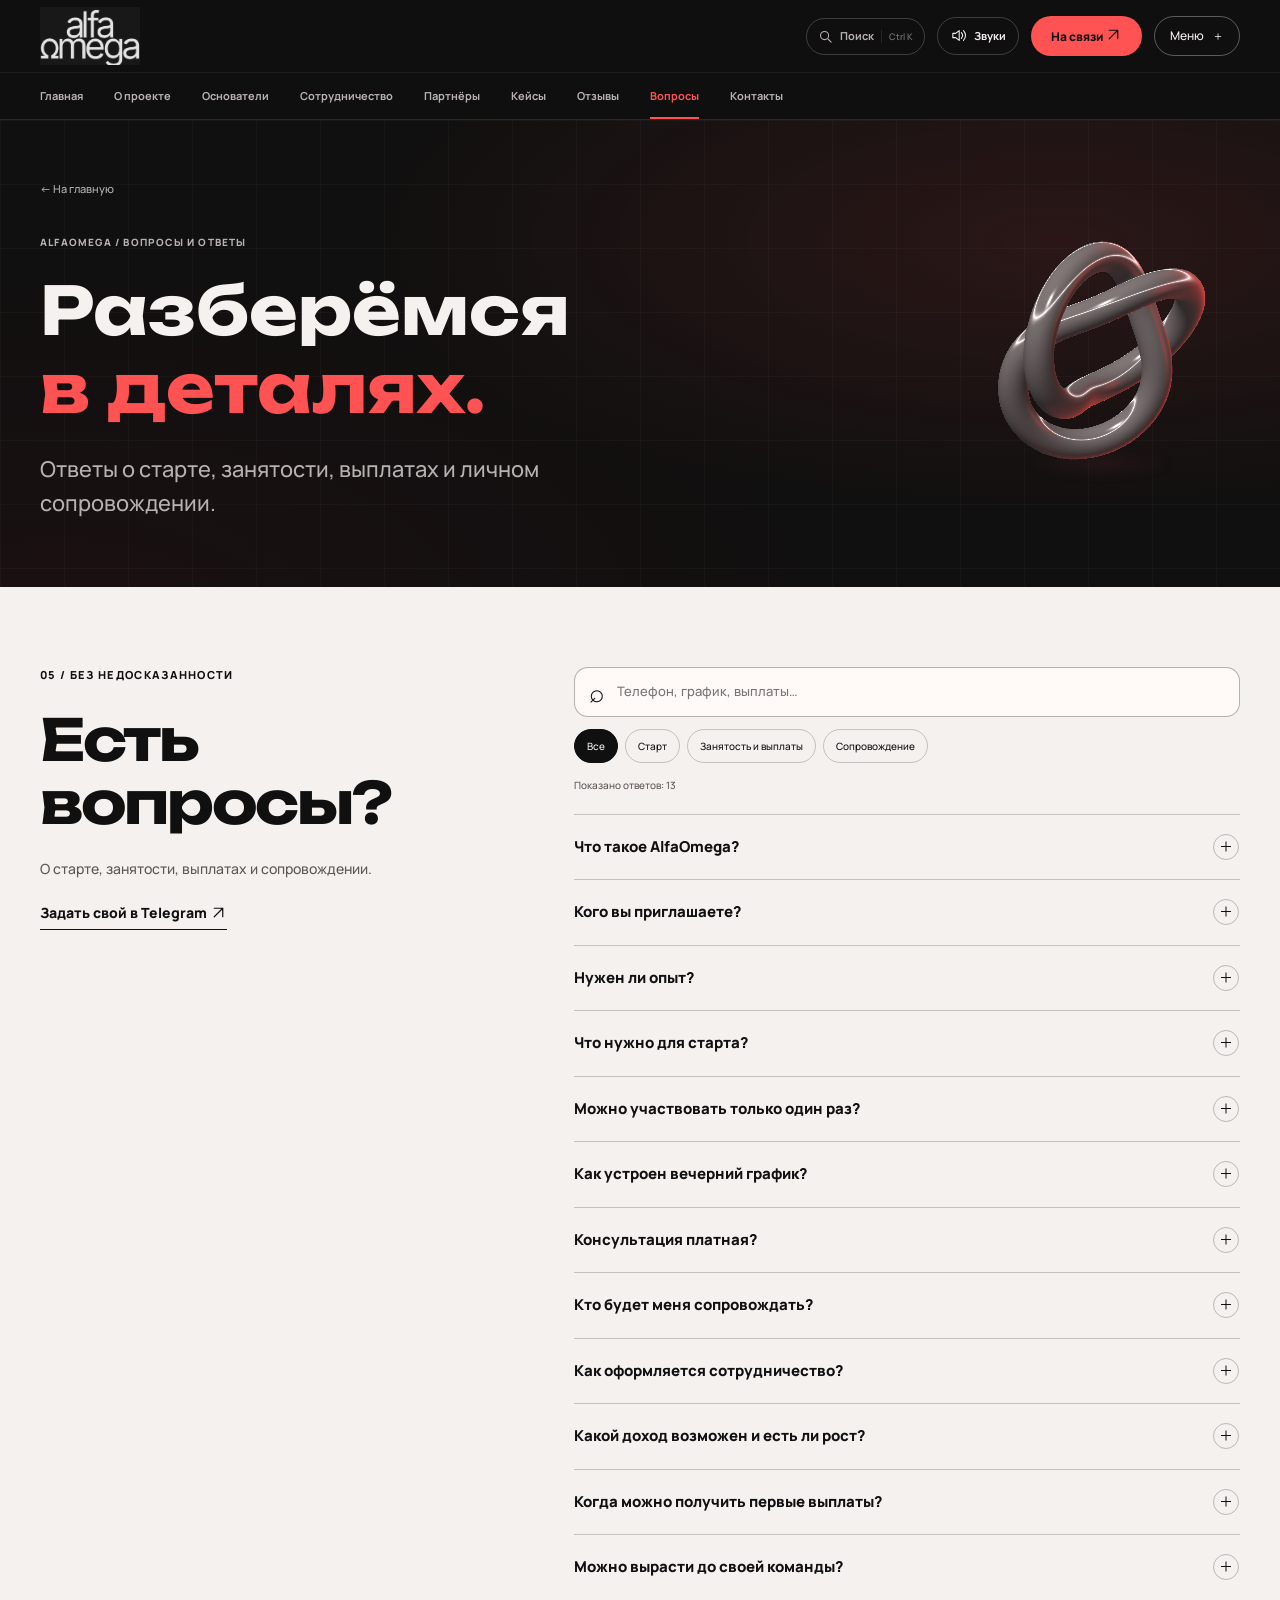
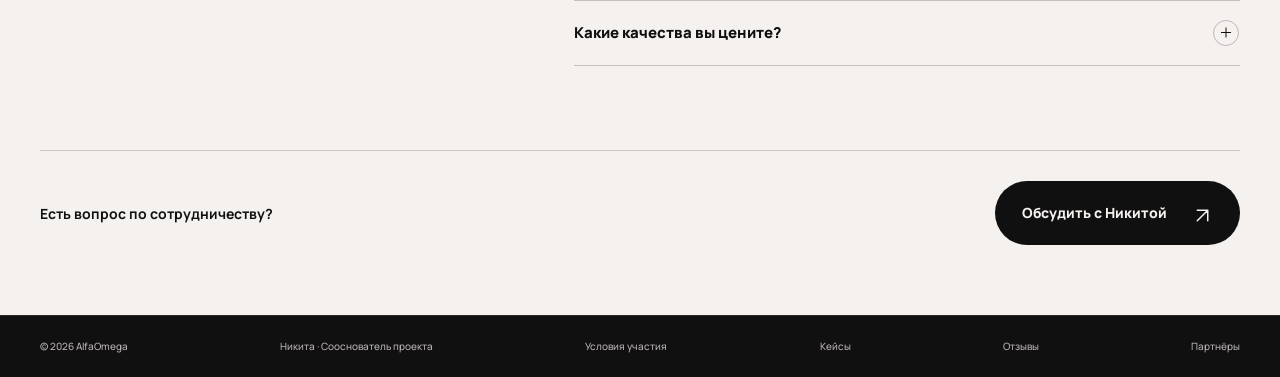
<file: faq.html>
<!DOCTYPE html>

<html lang="ru">
<head>
<meta charset="utf-8"/>
<meta content="width=device-width, initial-scale=1" name="viewport"/>
<meta content="index, follow, max-image-preview:large" name="robots"/>
<meta content="#111010" name="theme-color"/>
<title>Вопросы и ответы — AlfaOmega | Никита</title>
<meta content="Ответы о старте, занятости, выплатах и личном сопровождении." name="description"/>
<link href="https://alfaomega-nikita.sandyplume1025.chatgpt.site/faq.html" rel="canonical"/>
<link href="assets/alfaomega-logo.jpeg" rel="icon" type="image/jpeg"/>
<link as="font" crossorigin="" href="assets/manrope-variable.ttf" rel="preload" type="font/ttf"/>
<link href="styles.css?v=22" rel="stylesheet"/>
<script defer="" src="site.js?v=20"></script>
<script defer="" src="sounds.js?v=20"></script>
<script defer="" src="experience.js?v=20"></script>
<script defer="" src="sculpture.js?v=20"></script>
<meta content="website" property="og:type"/>
<meta content="ru_RU" property="og:locale"/>
<meta content="Вопросы и ответы — AlfaOmega" property="og:title"/>
<meta content="Ответы о старте, занятости, выплатах и личном сопровождении." property="og:description"/>
<meta content="https://alfaomega-nikita.sandyplume1025.chatgpt.site/faq.html" property="og:url"/>
<meta content="https://alfaomega-nikita.sandyplume1025.chatgpt.site/assets/nikita.jpeg" property="og:image"/>
<meta content="Никита, создатель AlfaOmega" property="og:image:alt"/>
<meta content="summary" name="twitter:card"/>
<script type="application/ld+json">
{
  "@context": "https://schema.org",
  "@graph": [
    {
      "@type": "WebSite",
      "@id": "https://alfaomega-nikita.sandyplume1025.chatgpt.site/#website",
      "url": "https://alfaomega-nikita.sandyplume1025.chatgpt.site/",
      "name": "AlfaOmega",
      "alternateName": [
        "Альфа Омега",
        "АльфаОмега"
      ],
      "inLanguage": "ru-RU",
      "publisher": {
        "@id": "https://alfaomega-nikita.sandyplume1025.chatgpt.site/#project"
      }
    },
    {
      "@type": "Organization",
      "@id": "https://alfaomega-nikita.sandyplume1025.chatgpt.site/#project",
      "name": "AlfaOmega",
      "alternateName": [
        "Альфа Омега",
        "АльфаОмега"
      ],
      "url": "https://alfaomega-nikita.sandyplume1025.chatgpt.site/",
      "description": "Проект в финансовой вертикали. Сотрудничество по партнёрским программам.",
      "logo": "https://alfaomega-nikita.sandyplume1025.chatgpt.site/assets/alfaomega-logo.jpeg",
      "founder": [
        {
          "@id": "https://alfaomega-nikita.sandyplume1025.chatgpt.site/#nikita"
        },
        {
          "@id": "https://alfaomega-nikita.sandyplume1025.chatgpt.site/#alex"
        }
      ]
    },
    {
      "@type": "Person",
      "@id": "https://alfaomega-nikita.sandyplume1025.chatgpt.site/#nikita",
      "name": "Никита",
      "jobTitle": "Сооснователь AlfaOmega",
      "url": "https://alfaomega-nikita.sandyplume1025.chatgpt.site/",
      "image": "https://alfaomega-nikita.sandyplume1025.chatgpt.site/assets/nikita.jpeg",
      "sameAs": [
        "https://t.me/kenelmoder"
      ],
      "affiliation": {
        "@id": "https://alfaomega-nikita.sandyplume1025.chatgpt.site/#project"
      }
    },
    {
      "@type": "Person",
      "@id": "https://alfaomega-nikita.sandyplume1025.chatgpt.site/#alex",
      "name": "Алекс",
      "jobTitle": "Сооснователь AlfaOmega",
      "url": "https://alfaomega-nikita.sandyplume1025.chatgpt.site/founders.html",
      "sameAs": [
        "https://t.me/AlexTraf6",
        "https://t.me/+PCmVGvibhLFiMDhi"
      ],
      "affiliation": {
        "@id": "https://alfaomega-nikita.sandyplume1025.chatgpt.site/#project"
      }
    },
    {
      "@type": "WebPage",
      "@id": "https://alfaomega-nikita.sandyplume1025.chatgpt.site/faq.html#webpage",
      "url": "https://alfaomega-nikita.sandyplume1025.chatgpt.site/faq.html",
      "name": "Вопросы и ответы — AlfaOmega",
      "description": "Ответы о старте, занятости, выплатах и личном сопровождении.",
      "inLanguage": "ru-RU",
      "isPartOf": {
        "@id": "https://alfaomega-nikita.sandyplume1025.chatgpt.site/#website"
      },
      "about": [
        {
          "@id": "https://alfaomega-nikita.sandyplume1025.chatgpt.site/#project"
        },
        {
          "@id": "https://alfaomega-nikita.sandyplume1025.chatgpt.site/#nikita"
        }
      ]
    }
  ]
}
</script>
<script defer="" src="motion.js?v=22"></script>
</head>
<body class="inner-page"><div aria-hidden="true" class="transition-screen"></div><div aria-hidden="true" class="reading-progress"></div><a class="skip-link" href="#main">Перейти к содержимому</a>
<div class="header-shell" id="top"><header class="header wrap">
<a aria-label="AlfaOmega — на главную" class="wordmark" href="index.html"><span class="logo-crop"><img alt="AlfaOmega" height="1124" src="assets/alfaomega-logo.jpeg" width="1206"/></span></a>
<nav aria-label="Основная навигация" class="desktop-nav"><a href="index.html">Главная</a><a href="about.html">О проекте</a><a href="founders.html">Основатели</a><a href="cooperation.html">Сотрудничество</a><a href="partners.html">Партнёры</a><a href="cases.html">Кейсы</a><a href="reviews.html">Отзывы</a><a aria-current="page" href="faq.html">Вопросы</a><a href="contact.html">Контакты</a></nav>
<div class="header-actions"><button aria-controls="quick-navigation" aria-haspopup="dialog" aria-label="Поиск по сайту" class="quick-search-toggle" hidden="" type="button"><svg aria-hidden="true" fill="none" viewbox="0 0 24 24"><circle cx="10.5" cy="10.5" r="6.5"></circle><path d="m16 16 5 5"></path></svg><span>Поиск</span><kbd>⌘ K</kbd></button><button aria-label="Выключить звуковые эффекты" aria-pressed="true" class="sfx-toggle" hidden="" title="Звуки интерфейса" type="button"><svg aria-hidden="true" fill="none" viewbox="0 0 24 24"><path d="M4 9v6h4l5 4V5L8 9H4Z"></path><path class="sfx-waves" d="M16 8a6 6 0 0 1 0 8M19 5a10 10 0 0 1 0 14"></path><path class="sfx-muted" d="m16 9 6 6m-6 0 6-6"></path></svg><span>Звуки</span></button><a class="header-telegram" href="https://t.me/kenelmoder" rel="noopener noreferrer" target="_blank">На связи <svg aria-hidden="true" class="icon-arrow" fill="none" viewbox="0 0 24 24"><path d="M6 18 18 6M6 6h12v12"></path></svg></a><button aria-controls="mobile-navigation" aria-expanded="false" class="menu-toggle" type="button">Меню <span aria-hidden="true">＋</span></button></div></header><nav aria-label="Разделы сайта" class="section-tabs"><div class="wrap section-tabs-track"><a href="index.html">Главная</a><a href="about.html">О проекте</a><a href="founders.html">Основатели</a><a href="cooperation.html">Сотрудничество</a><a href="partners.html">Партнёры</a><a href="cases.html">Кейсы</a><a href="reviews.html">Отзывы</a><a aria-current="page" href="faq.html">Вопросы</a><a href="contact.html">Контакты</a></div></nav>
<nav aria-label="Навигация для телефона" class="mobile-nav" hidden="" id="mobile-navigation"><div class="wrap"><a href="index.html">Главная<span aria-hidden="true">01</span></a><a href="about.html">О проекте<span aria-hidden="true">02</span></a><a href="founders.html">Основатели<span aria-hidden="true">03</span></a><a href="cooperation.html">Сотрудничество<span aria-hidden="true">04</span></a><a href="partners.html">Партнёры<span aria-hidden="true">05</span></a><a href="cases.html">Кейсы<span aria-hidden="true">06</span></a><a href="reviews.html">Отзывы<span aria-hidden="true">07</span></a><a aria-current="page" href="faq.html">Вопросы<span aria-hidden="true">08</span></a><a href="contact.html">Контакты<span aria-hidden="true">09</span></a></div></nav></div>
<main id="main"><section class="page-hero dark-grid"><div class="wrap"><div class="page-hero-copy"><a class="breadcrumb" href="index.html">← На главную</a><p class="section-label">ALFAOMEGA / ВОПРОСЫ И ОТВЕТЫ</p><h1>Разберёмся<br/><span class="lime-text">в деталях.</span></h1><p class="page-hero-description">Ответы о старте, занятости, выплатах и личном сопровождении.</p></div><div aria-hidden="true" class="hero-sculpture"><img alt="" class="sculpture-fallback" height="320" src="assets/chrome-knot.svg?v=20" width="320"/><canvas class="sculpture-canvas" data-sculpture="" height="320" width="320"></canvas></div></div></section><section aria-labelledby="faq-title" class="faq section light" id="faq"><div class="wrap faq-layout"><div class="faq-heading"><p class="section-label">05 / БЕЗ НЕДОСКАЗАННОСТИ</p><h2 id="faq-title">Есть<br/>вопросы?</h2><p>О старте, занятости, выплатах и сопровождении.</p><a class="text-link" href="https://t.me/kenelmoder" rel="noopener noreferrer" target="_blank">Задать свой в Telegram <svg aria-hidden="true" class="icon-arrow" fill="none" viewbox="0 0 24 24"><path d="M6 18 18 6M6 6h12v12"></path></svg></a></div><div class="faq-content"><div class="faq-tools" hidden=""><label class="faq-search"><span aria-hidden="true">⌕</span><span class="sr-only">Найти ответ на вопрос</span><input aria-controls="faq-list" autocomplete="off" id="faq-search" placeholder="Телефон, график, выплаты…" type="search"/><button aria-label="Очистить поиск" class="search-clear" hidden="" type="button">×</button></label><div aria-label="Темы вопросов" class="faq-filters" role="group"><button aria-pressed="true" data-topic="all" type="button">Все</button><button aria-pressed="false" data-topic="start" type="button">Старт</button><button aria-pressed="false" data-topic="work" type="button">Занятость и выплаты</button><button aria-pressed="false" data-topic="support" type="button">Сопровождение</button></div><p aria-atomic="true" aria-live="polite" class="faq-count">Показано ответов: 13</p></div><div class="faq-list" id="faq-list">
<details data-topic="start" id="faq-question-1"><summary>Что такое AlfaOmega?<span aria-hidden="true" class="faq-icon"></span></summary><p>AlfaOmega — проект Никиты и Алекса в финансовой вертикали. Мы привлекаем людей на партнёрские предложения и индивидуально подбираем формат сотрудничества.</p></details>
<details data-topic="start" id="faq-question-2"><summary>Кого вы приглашаете?<span aria-hidden="true" class="faq-icon"></span></summary><p>Ребят от 17 до 28 лет из России, заинтересованных в сотрудничестве по партнёрским программам. Конкретный вариант подбираем на консультации.</p></details>
<details data-topic="start" id="faq-question-3"><summary>Нужен ли опыт?<span aria-hidden="true" class="faq-icon"></span></summary><p>Нет, предыдущий опыт не обязателен. На первом звонке познакомимся, обсудим твои возможности и варианты, с которых можно начать.</p></details>
<details data-topic="start" id="faq-question-4"><summary>Что нужно для старта?<span aria-hidden="true" class="faq-icon"></span></summary><p>Из техники достаточно телефона, компьютер не обязателен. Остальные условия зависят от выбранной партнёрской программы — расскажу о них до начала сотрудничества.</p></details>
<details data-topic="work" id="faq-question-5"><summary>Можно участвовать только один раз?<span aria-hidden="true" class="faq-icon"></span></summary><p>Да, есть разовый формат. Ты выполняешь одно согласованное целевое действие и получаешь выплату сразу после его выполнения. Само действие, условия и размер вознаграждения объясню на звонке.</p></details>
<details data-topic="work" id="faq-question-6"><summary>Как устроен вечерний график?<span aria-hidden="true" class="faq-icon"></span></summary><p>Для регулярного формата нужно выделять 2–3 часа в день, в вечернее время. Конкретные часы в пределах вечера выбираешь самостоятельно.</p></details>
<details data-topic="start" id="faq-question-7"><summary>Консультация платная?<span aria-hidden="true" class="faq-icon"></span></summary><p>Нет, консультация бесплатная. Её провожу лично я: выслушаю тебя, узнаю получше и предложу подходящие варианты сотрудничества.</p></details>
<details data-topic="support" id="faq-question-8"><summary>Кто будет меня сопровождать?<span aria-hidden="true" class="faq-icon"></span></summary><p>Я, Никита, лично сопровождаю участников после выбора формата. При регулярном сотрудничестве остаёмся на связи: по мере выполнения задач можно разбирать дополнительные темы, включая создание команды и управление её работой.</p></details>
<details data-topic="work" id="faq-question-9"><summary>Как оформляется сотрудничество?<span aria-hidden="true" class="faq-icon"></span></summary><p>Участники работают на себя по партнёрским программам, в том числе в статусе самозанятых. Индивидуальный формат и условия обсуждаем до начала работы.</p></details>
<details data-topic="work" id="faq-question-10"><summary>Какой доход возможен и есть ли рост?<span aria-hidden="true" class="faq-icon"></span></summary><p>В регулярном формате есть возможность карьерного роста. Проект обозначает ориентир от 100 000 ₽ и перспективу роста до 300 000 ₽ и выше.</p></details><details data-topic="work" id="faq-question-11"><summary>Когда можно получить первые выплаты?<span aria-hidden="true" class="faq-icon"></span></summary><p>В разовом формате Никита обозначает ориентир 15–20 тысяч рублей за первую неделю.</p></details><details data-topic="support" id="faq-question-12"><summary>Можно вырасти до своей команды?<span aria-hidden="true" class="faq-icon"></span></summary><p>В регулярном формате можно развивать навыки и обсуждать с Никитой создание своей команды: как распределять задачи, управлять работой и выстраивать доход от результатов команды.</p></details><details data-topic="start" id="faq-question-13"><summary>Какие качества вы цените?<span aria-hidden="true" class="faq-icon"></span></summary><p>Энтузиазм, желание учиться и разбираться в деталях, готовность пробовать новое и применять знания. Опыт для старта не обязателен; подходящий формат определяем на личной консультации.</p></details>
</div><div class="faq-empty" hidden=""><h3>Ответов не найдено</h3><p>Попробуй другое слово или напиши мне в Telegram.</p><button class="faq-reset" type="button">Показать все вопросы</button></div></div></div></section><div class="page-next light"><div class="wrap"><span>Есть вопрос по сотрудничеству?</span><a class="button button-dark" href="contact.html">Обсудить с Никитой <span aria-hidden="true"><svg aria-hidden="true" class="icon-arrow" fill="none" viewbox="0 0 24 24"><path d="M6 18 18 6M6 6h12v12"></path></svg></span></a></div></div></main><footer class="footer"><div class="wrap"><span>© 2026 AlfaOmega</span><span>Никита · Сооснователь проекта</span><a href="cooperation.html#conditions">Условия участия</a><a href="cases.html">Кейсы</a><a href="reviews.html">Отзывы</a><a href="partners.html">Партнёры</a></div></footer>
<aside aria-label="Связаться с Никитой" class="mobile-dock" hidden=""><a href="https://t.me/kenelmoder" rel="noopener noreferrer" target="_blank"><span>Обсудить сотрудничество<small>Бесплатно · Лично с Никитой</small></span><span aria-hidden="true"><svg aria-hidden="true" class="icon-arrow" fill="none" viewbox="0 0 24 24"><path d="M6 18 18 6M6 6h12v12"></path></svg></span></a></aside>
<dialog aria-labelledby="once-title" class="format-dialog" id="format-once"><button aria-label="Закрыть" class="dialog-close" data-close-dialog="" type="button">×</button><p class="section-label">01 / РАЗОВЫЙ ФОРМАТ</p><h2 id="once-title">Одно действие.<br/>Одна выплата.</h2><p>Вариант для тех, кто хочет участвовать один раз, без постоянной занятости.</p><dl><div><dt>Что сделать</dt><dd>Выполнить согласованное целевое действие по условиям выбранной партнёрской программы.</dd></div><div><dt>Когда выплата</dt><dd>Сразу после выполнения согласованного действия. Само действие, условия и сумму объясню на звонке.</dd></div><div><dt>Ориентир первой недели</dt><dd>15–20 тысяч рублей со слов Никиты. Сумма и срок не гарантированы: зависят от программы и выполнения её условий. Конкретные условия обсуждаем до старта.</dd></div><div><dt>С чего начать</dt><dd>Написать мне в Telegram и договориться о бесплатной консультации.</dd></div></dl><a class="button button-dark" href="https://t.me/kenelmoder" rel="noopener noreferrer" target="_blank">Обсудить с Никитой <span aria-hidden="true"><svg aria-hidden="true" class="icon-arrow" fill="none" viewbox="0 0 24 24"><path d="M6 18 18 6M6 6h12v12"></path></svg></span></a></dialog>
<dialog aria-labelledby="regular-title" class="format-dialog" id="format-regular"><button aria-label="Закрыть" class="dialog-close" data-close-dialog="" type="button">×</button><p class="section-label">02 / РЕГУЛЯРНЫЙ ФОРМАТ</p><h2 id="regular-title">Участие.<br/>Сопровождение.<br/>Рост.</h2><p>Ежедневное сотрудничество по партнёрским программам с личным сопровождением.</p><dl><div><dt>Занятость</dt><dd>2–3 часа в день, вечером. Часы в пределах вечера выбираешь сам.</dd></div><div><dt>Развитие и доход</dt><dd>Возможен карьерный рост. Ориентир — от 100 000 ₽, перспектива роста — 300 000 ₽ и выше.</dd></div><div><dt>Первый этап</dt><dd>Материалы и постепенное включение в практику. Ориентир первых выплат — около двух недель, без гарантии срока. Условия и сумму обсуждаем до начала работы.</dd></div><div><dt>Сопровождение</dt><dd>В регулярном формате остаёмся на связи. По мере выполнения задач можно разбирать новые темы, включая создание и управление командой.</dd></div><div><dt>Оформление</dt><dd>Работа на себя, в том числе в статусе самозанятого. Индивидуальные условия разбираем на консультации.</dd></div></dl><a class="button button-dark" href="https://t.me/kenelmoder" rel="noopener noreferrer" target="_blank">Обсудить с Никитой <span aria-hidden="true"><svg aria-hidden="true" class="icon-arrow" fill="none" viewbox="0 0 24 24"><path d="M6 18 18 6M6 6h12v12"></path></svg></span></a></dialog>
<dialog aria-labelledby="quick-title" class="quick-navigation" id="quick-navigation"><div class="quick-topline"><h2 id="quick-title">Что ищешь?</h2><button aria-label="Закрыть поиск" class="quick-close" data-close-dialog="" type="button"><svg aria-hidden="true" fill="none" viewbox="0 0 24 24"><path d="m6 6 12 12M6 18 18 6"></path></svg></button></div><label class="quick-query"><svg aria-hidden="true" fill="none" viewbox="0 0 24 24"><circle cx="10.5" cy="10.5" r="6.5"></circle><path d="m16 16 5 5"></path></svg><span class="sr-only">Поиск по разделам и вопросам</span><input aria-controls="quick-results" autocomplete="off" id="quick-query" placeholder="Например: график, опыт, Алекс…" type="search"/></label><p aria-live="polite" class="quick-count"></p><div class="quick-results" id="quick-results"><a class="quick-entry" data-find="Подобрать формат сотрудничества три вопроса разовое регулярное занятость" href="cooperation.html#format-picker"><span><strong>Подобрать формат</strong><small>Три вопроса перед консультацией</small></span><span class="quick-type">Инструмент</span></a><a class="quick-entry" data-find="Главная Знакомство с AlfaOmega" href="index.html"><span><strong>Главная</strong><small>Знакомство с AlfaOmega</small></span><span class="quick-type">Раздел</span></a><a class="quick-entry" data-find="О проекте Подход и команда" href="about.html"><span><strong>О проекте</strong><small>Подход и команда</small></span><span class="quick-type">Раздел</span></a><a class="quick-entry" data-find="Основатели Никита и Алекс, личные контакты" href="founders.html"><span><strong>Основатели</strong><small>Никита и Алекс, личные контакты</small></span><span class="quick-type">Раздел</span></a><a class="quick-entry" data-find="Сотрудничество Разовый и регулярный форматы, условия" href="cooperation.html"><span><strong>Сотрудничество</strong><small>Разовый и регулярный форматы, условия</small></span><span class="quick-type">Раздел</span></a><a class="quick-entry" data-find="Партнёры Компании в партнёрских программах" href="partners.html"><span><strong>Партнёры</strong><small>Компании в партнёрских программах</small></span><span class="quick-type">Раздел</span></a><a class="quick-entry" data-find="Результаты Димы скриншоты первый 1 месяц третий четвертый 3 4 месяц 207 900 727 650 баланс HOLD статистика" href="cases.html#dima-results"><span><strong>Результаты Димы: скриншоты</strong><small>Первый и 3–4-й месяц участия</small></span><span class="quick-type">Кейс</span></a><a class="quick-entry" data-find="Кейс Димы Наставничество и самостоятельная команда" href="cases.html"><span><strong>Кейс Димы</strong><small>Наставничество и самостоятельная команда</small></span><span class="quick-type">Раздел</span></a><a class="quick-entry" data-find="Отзыв Димы diman_zaytsev4 личный опыт обучение наставничество скриншот контакт Telegram" href="reviews.html#dima-review"><span><strong>Отзыв Димы</strong><small>Личный опыт и контакт @diman_zaytsev4</small></span><span class="quick-type">Отзыв</span></a><a class="quick-entry" data-find="Отзывы Канал с отзывами участников" href="reviews.html"><span><strong>Отзывы</strong><small>Канал с отзывами участников</small></span><span class="quick-type">Раздел</span></a><a class="quick-entry" data-find="Вопросы Опыт, телефон, занятость, выплаты" href="faq.html"><span><strong>Вопросы</strong><small>Опыт, телефон, занятость, выплаты</small></span><span class="quick-type">Раздел</span></a><a class="quick-entry" data-find="Контакты Бесплатная консультация с Никитой" href="contact.html"><span><strong>Контакты</strong><small>Бесплатная консультация с Никитой</small></span><span class="quick-type">Раздел</span></a><a class="quick-entry" data-find="Что такое AlfaOmega? AlfaOmega — проект Никиты и Алекса в финансовой вертикали. Мы привлекаем людей на партнёрские предложения и индивидуально подбираем формат сотрудничества. У Никиты три года опыта в этом направлении; в проекте — десятки сотрудников и собственный отдел продаж." href="faq.html#faq-question-1"><span><strong>Что такое AlfaOmega?</strong><small>Ответ в разделе «Вопросы»</small></span><span class="quick-type">Вопрос</span></a><a class="quick-entry" data-find="Кого вы приглашаете? Ребят от 17 до 28 лет из России, заинтересованных в сотрудничестве по партнёрским программам. Конкретный вариант подбираем на консультации." href="faq.html#faq-question-2"><span><strong>Кого вы приглашаете?</strong><small>Ответ в разделе «Вопросы»</small></span><span class="quick-type">Вопрос</span></a><a class="quick-entry" data-find="Нужен ли опыт? Нет, предыдущий опыт не обязателен. На первом звонке познакомимся, обсудим твои возможности и варианты, с которых можно начать." href="faq.html#faq-question-3"><span><strong>Нужен ли опыт?</strong><small>Ответ в разделе «Вопросы»</small></span><span class="quick-type">Вопрос</span></a><a class="quick-entry" data-find="Что нужно для старта? Из техники достаточно телефона, компьютер не обязателен. Остальные условия зависят от выбранной партнёрской программы — расскажу о них до начала сотрудничества." href="faq.html#faq-question-4"><span><strong>Что нужно для старта?</strong><small>Ответ в разделе «Вопросы»</small></span><span class="quick-type">Вопрос</span></a><a class="quick-entry" data-find="Можно участвовать только один раз? Да, есть разовый формат. Ты выполняешь одно согласованное целевое действие и получаешь выплату сразу после его выполнения. Само действие, условия и размер вознаграждения объясню на звонке." href="faq.html#faq-question-5"><span><strong>Можно участвовать только один раз?</strong><small>Ответ в разделе «Вопросы»</small></span><span class="quick-type">Вопрос</span></a><a class="quick-entry" data-find="Как устроен вечерний график? Для регулярного формата нужно выделять 2–3 часа в день, в вечернее время. Конкретные часы в пределах вечера выбираешь самостоятельно." href="faq.html#faq-question-6"><span><strong>Как устроен вечерний график?</strong><small>Ответ в разделе «Вопросы»</small></span><span class="quick-type">Вопрос</span></a><a class="quick-entry" data-find="Консультация платная? Нет, консультация бесплатная. Её провожу лично я: выслушаю тебя, узнаю получше и предложу подходящие варианты сотрудничества." href="faq.html#faq-question-7"><span><strong>Консультация платная?</strong><small>Ответ в разделе «Вопросы»</small></span><span class="quick-type">Вопрос</span></a><a class="quick-entry" data-find="Кто будет меня сопровождать? Я, Никита, лично сопровождаю участников после выбора формата. При регулярном сотрудничестве остаёмся на связи: по мере выполнения задач можно разбирать дополнительные темы, включая создание команды и управление её работой. В AlfaOmega также есть менеджеры и собственный отдел продаж." href="faq.html#faq-question-8"><span><strong>Кто будет меня сопровождать?</strong><small>Ответ в разделе «Вопросы»</small></span><span class="quick-type">Вопрос</span></a><a class="quick-entry" data-find="Как оформляется сотрудничество? Участники работают на себя по партнёрским программам, в том числе в статусе самозанятых. Индивидуальный формат и условия обсуждаем до начала работы." href="faq.html#faq-question-9"><span><strong>Как оформляется сотрудничество?</strong><small>Ответ в разделе «Вопросы»</small></span><span class="quick-type">Вопрос</span></a><a class="quick-entry" data-find="Какой доход возможен и есть ли рост? В регулярном формате есть возможность карьерного роста. Проект обозначает ориентир от 100 000 ₽ и перспективу роста до 300 000 ₽ и выше. Суммы не гарантированы: период, условия выплат и возможность достижения обсуждаем на консультации. Результат зависит от программы и выполненных задач." href="faq.html#faq-question-10"><span><strong>Какой доход возможен и есть ли рост?</strong><small>Ответ в разделе «Вопросы»</small></span><span class="quick-type">Вопрос</span></a><a class="quick-entry" data-find="Когда можно получить первые выплаты? В разовом формате Никита обозначает ориентир 15–20 тысяч рублей за первую неделю. В регулярном формате сначала изучают материалы и подключаются к работе; ориентир первых выплат — примерно две недели. Эти суммы и сроки не гарантированы: результат зависит от выбранной программы и выполнения её условий. Конкретное действие, размер вознаграждения и порядок выплат обсуждаем до начала участия." href="faq.html#faq-question-11"><span><strong>Когда можно получить первые выплаты?</strong><small>Ответ в разделе «Вопросы»</small></span><span class="quick-type">Вопрос</span></a><a class="quick-entry" data-find="Можно вырасти до своей команды? В регулярном формате можно развивать навыки и обсуждать с Никитой создание своей команды: как распределять задачи, управлять работой и выстраивать доход от результатов команды. Дополнительные темы разбираем по мере выполнения целевых действий. Темп и условия развития индивидуальны." href="faq.html#faq-question-12"><span><strong>Можно вырасти до своей команды?</strong><small>Ответ в разделе «Вопросы»</small></span><span class="quick-type">Вопрос</span></a><a class="quick-entry" data-find="Какие качества вы цените? Энтузиазм, желание учиться и разбираться в деталях, готовность пробовать новое и применять знания. Опыт для старта не обязателен; подходящий формат определяем на личной консультации." href="faq.html#faq-question-13"><span><strong>Какие качества вы цените?</strong><small>Ответ в разделе «Вопросы»</small></span><span class="quick-type">Вопрос</span></a><a class="quick-entry" data-find="Первые недели 15 20 тысяч первая неделя первые выплаты обучение материал практика" href="cooperation.html#first-weeks"><span><strong>Первые недели</strong><small>Подробнее о сотрудничестве и подходе</small></span><span class="quick-type">Раздел</span></a><a class="quick-entry" data-find="Путь к своей команде карьера управление распределение задачи масштаб рост" href="cooperation.html#growth"><span><strong>Путь к своей команде</strong><small>Подробнее о сотрудничестве и подходе</small></span><span class="quick-type">Раздел</span></a><a class="quick-entry" data-find="Подход Никиты 18 лет знания энтузиазм любознательность ценности" href="about.html#approach"><span><strong>Подход Никиты</strong><small>Подробнее о сотрудничестве и подходе</small></span><span class="quick-type">Раздел</span></a></div><div class="quick-empty" hidden=""><h3>Попробуй другое слово</h3><p>Или напиши Никите — обсудим твой вопрос лично.</p><a href="https://t.me/kenelmoder" rel="noopener noreferrer" target="_blank">Задать вопрос в Telegram</a></div><div class="quick-hint"><span>↑ ↓ выбрать · Enter открыть</span><span>Esc закрыть</span></div></dialog>
</body></html>
</file>
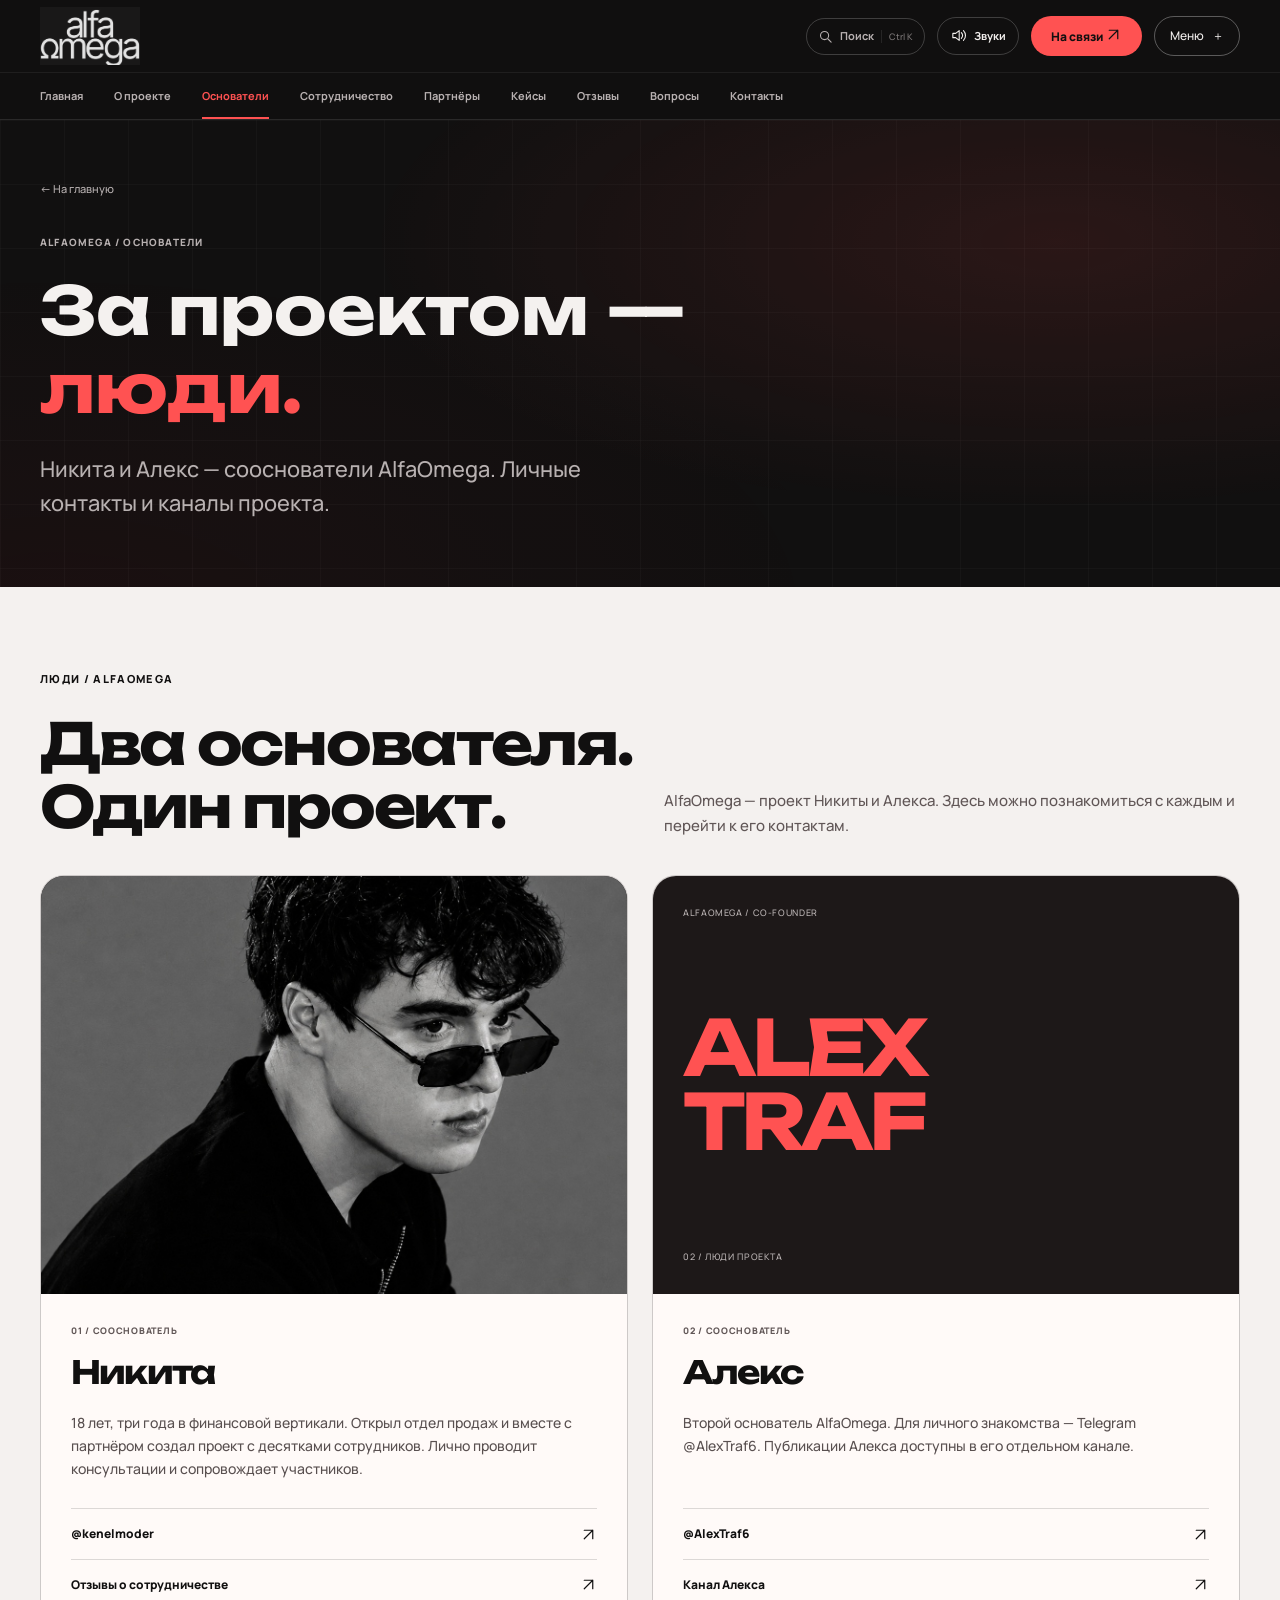
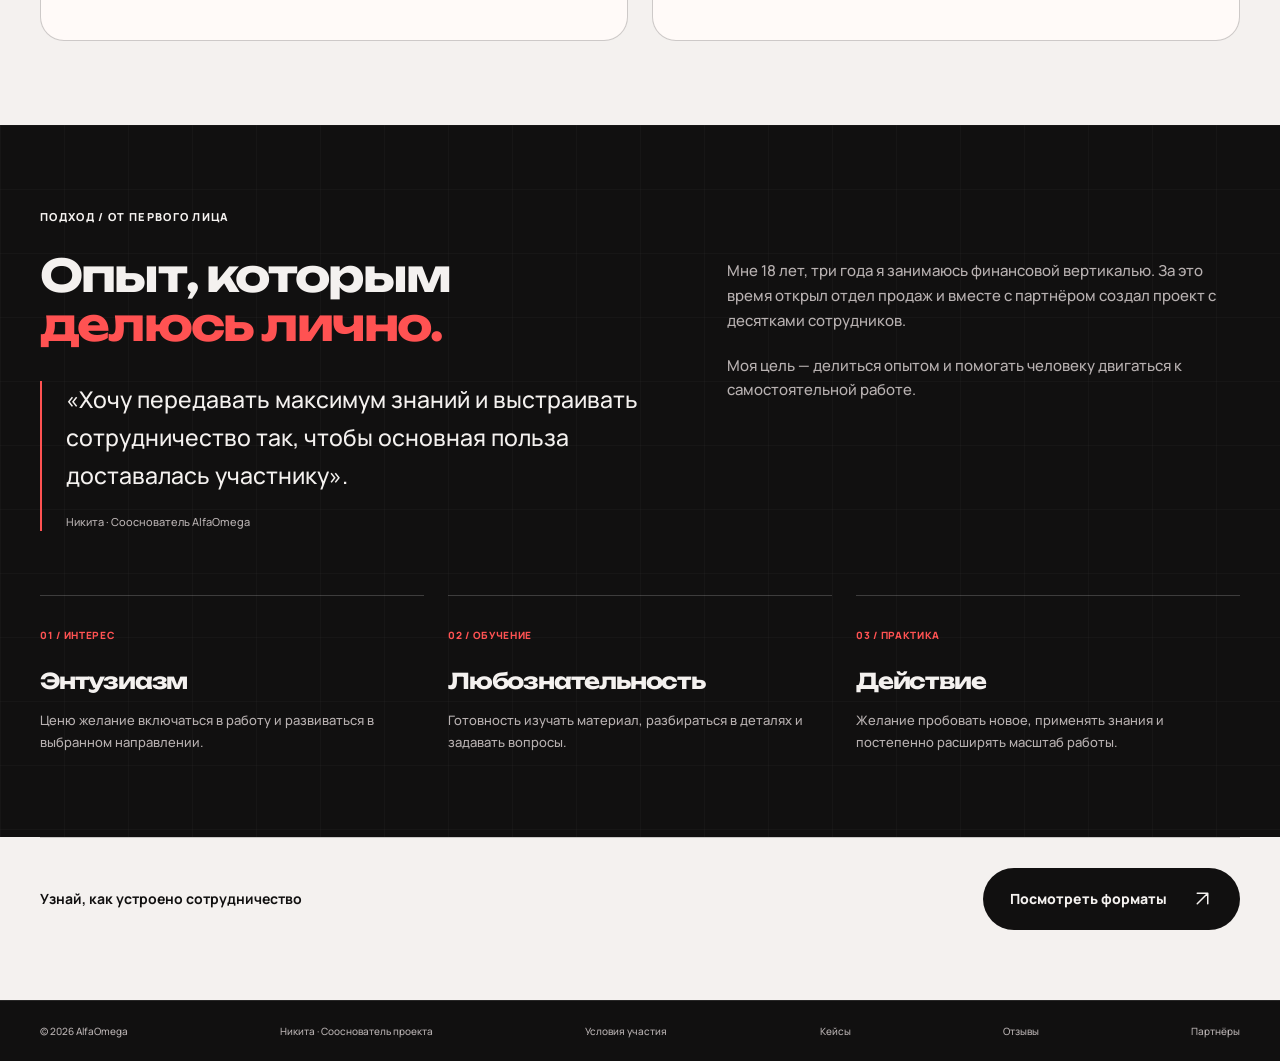
<file: founders.html>
<!DOCTYPE html>

<html lang="ru">
<head>
<meta charset="utf-8"/>
<meta content="width=device-width, initial-scale=1" name="viewport"/>
<meta content="index, follow, max-image-preview:large" name="robots"/>
<meta content="#111010" name="theme-color"/>
<title>Основатели AlfaOmega — Никита и Алекс</title>
<meta content="Никита и Алекс — сооснователи AlfaOmega. Контакты @kenelmoder и @AlexTraf6, отзывы и канал Алекса." name="description"/>
<link href="https://alfaomega-nikita.sandyplume1025.chatgpt.site/founders.html" rel="canonical"/>
<link href="assets/alfaomega-logo.jpeg" rel="icon" type="image/jpeg"/>
<link as="font" crossorigin="" href="assets/manrope-variable.ttf" rel="preload" type="font/ttf"/>
<link href="styles.css?v=22" rel="stylesheet"/>
<script defer="" src="site.js?v=20"></script>
<script defer="" src="sounds.js?v=20"></script>
<script defer="" src="experience.js?v=20"></script>
<script defer="" src="sculpture.js?v=20"></script>
<meta content="website" property="og:type"/>
<meta content="ru_RU" property="og:locale"/>
<meta content="Основатели AlfaOmega — Никита и Алекс" property="og:title"/>
<meta content="Никита и Алекс — сооснователи AlfaOmega. Контакты @kenelmoder и @AlexTraf6, отзывы и канал Алекса." property="og:description"/>
<meta content="https://alfaomega-nikita.sandyplume1025.chatgpt.site/founders.html" property="og:url"/>
<meta content="https://alfaomega-nikita.sandyplume1025.chatgpt.site/assets/nikita.jpeg" property="og:image"/>
<meta content="Никита, создатель AlfaOmega" property="og:image:alt"/>
<meta content="summary" name="twitter:card"/>
<script type="application/ld+json">
{
  "@context": "https://schema.org",
  "@graph": [
    {
      "@type": "WebSite",
      "@id": "https://alfaomega-nikita.sandyplume1025.chatgpt.site/#website",
      "url": "https://alfaomega-nikita.sandyplume1025.chatgpt.site/",
      "name": "AlfaOmega",
      "alternateName": [
        "Альфа Омега",
        "АльфаОмега"
      ],
      "inLanguage": "ru-RU",
      "publisher": {
        "@id": "https://alfaomega-nikita.sandyplume1025.chatgpt.site/#project"
      }
    },
    {
      "@type": "Organization",
      "@id": "https://alfaomega-nikita.sandyplume1025.chatgpt.site/#project",
      "name": "AlfaOmega",
      "alternateName": [
        "Альфа Омега",
        "АльфаОмега"
      ],
      "url": "https://alfaomega-nikita.sandyplume1025.chatgpt.site/",
      "description": "Проект в финансовой вертикали. Сотрудничество по партнёрским программам.",
      "logo": "https://alfaomega-nikita.sandyplume1025.chatgpt.site/assets/alfaomega-logo.jpeg",
      "founder": [
        {
          "@id": "https://alfaomega-nikita.sandyplume1025.chatgpt.site/#nikita"
        },
        {
          "@id": "https://alfaomega-nikita.sandyplume1025.chatgpt.site/#alex"
        }
      ]
    },
    {
      "@type": "Person",
      "@id": "https://alfaomega-nikita.sandyplume1025.chatgpt.site/#nikita",
      "name": "Никита",
      "jobTitle": "Сооснователь AlfaOmega",
      "url": "https://alfaomega-nikita.sandyplume1025.chatgpt.site/",
      "image": "https://alfaomega-nikita.sandyplume1025.chatgpt.site/assets/nikita.jpeg",
      "sameAs": [
        "https://t.me/kenelmoder"
      ],
      "affiliation": {
        "@id": "https://alfaomega-nikita.sandyplume1025.chatgpt.site/#project"
      }
    },
    {
      "@type": "Person",
      "@id": "https://alfaomega-nikita.sandyplume1025.chatgpt.site/#alex",
      "name": "Алекс",
      "jobTitle": "Сооснователь AlfaOmega",
      "url": "https://alfaomega-nikita.sandyplume1025.chatgpt.site/founders.html",
      "sameAs": [
        "https://t.me/AlexTraf6",
        "https://t.me/+PCmVGvibhLFiMDhi"
      ],
      "affiliation": {
        "@id": "https://alfaomega-nikita.sandyplume1025.chatgpt.site/#project"
      }
    },
    {
      "@type": "WebPage",
      "@id": "https://alfaomega-nikita.sandyplume1025.chatgpt.site/founders.html#webpage",
      "url": "https://alfaomega-nikita.sandyplume1025.chatgpt.site/founders.html",
      "name": "Основатели AlfaOmega — Никита и Алекс",
      "description": "Сооснователи проекта AlfaOmega: Никита и Алекс.",
      "inLanguage": "ru-RU",
      "isPartOf": {
        "@id": "https://alfaomega-nikita.sandyplume1025.chatgpt.site/#website"
      },
      "about": [
        {
          "@id": "https://alfaomega-nikita.sandyplume1025.chatgpt.site/#nikita"
        },
        {
          "@id": "https://alfaomega-nikita.sandyplume1025.chatgpt.site/#alex"
        }
      ]
    }
  ]
}
</script>
<script defer="" src="motion.js?v=22"></script>
</head>
<body class="inner-page"><div aria-hidden="true" class="transition-screen"></div><div aria-hidden="true" class="reading-progress"></div><a class="skip-link" href="#main">Перейти к содержимому</a>
<div class="header-shell" id="top"><header class="header wrap">
<a aria-label="AlfaOmega — на главную" class="wordmark" href="index.html"><span class="logo-crop"><img alt="AlfaOmega" height="1124" src="assets/alfaomega-logo.jpeg" width="1206"/></span></a>
<nav aria-label="Основная навигация" class="desktop-nav"><a href="index.html">Главная</a><a href="about.html">О проекте</a><a aria-current="page" href="founders.html">Основатели</a><a href="cooperation.html">Сотрудничество</a><a href="partners.html">Партнёры</a><a href="cases.html">Кейсы</a><a href="reviews.html">Отзывы</a><a href="faq.html">Вопросы</a><a href="contact.html">Контакты</a></nav>
<div class="header-actions"><button aria-controls="quick-navigation" aria-haspopup="dialog" aria-label="Поиск по сайту" class="quick-search-toggle" hidden="" type="button"><svg aria-hidden="true" fill="none" viewbox="0 0 24 24"><circle cx="10.5" cy="10.5" r="6.5"></circle><path d="m16 16 5 5"></path></svg><span>Поиск</span><kbd>⌘ K</kbd></button><button aria-label="Выключить звуковые эффекты" aria-pressed="true" class="sfx-toggle" hidden="" title="Звуки интерфейса" type="button"><svg aria-hidden="true" fill="none" viewbox="0 0 24 24"><path d="M4 9v6h4l5 4V5L8 9H4Z"></path><path class="sfx-waves" d="M16 8a6 6 0 0 1 0 8M19 5a10 10 0 0 1 0 14"></path><path class="sfx-muted" d="m16 9 6 6m-6 0 6-6"></path></svg><span>Звуки</span></button><a class="header-telegram" href="https://t.me/kenelmoder" rel="noopener noreferrer" target="_blank">На связи <svg aria-hidden="true" class="icon-arrow" fill="none" viewbox="0 0 24 24"><path d="M6 18 18 6M6 6h12v12"></path></svg></a><button aria-controls="mobile-navigation" aria-expanded="false" class="menu-toggle" type="button">Меню <span aria-hidden="true">＋</span></button></div></header><nav aria-label="Разделы сайта" class="section-tabs"><div class="wrap section-tabs-track"><a href="index.html">Главная</a><a href="about.html">О проекте</a><a aria-current="page" href="founders.html">Основатели</a><a href="cooperation.html">Сотрудничество</a><a href="partners.html">Партнёры</a><a href="cases.html">Кейсы</a><a href="reviews.html">Отзывы</a><a href="faq.html">Вопросы</a><a href="contact.html">Контакты</a></div></nav>
<nav aria-label="Навигация для телефона" class="mobile-nav" hidden="" id="mobile-navigation"><div class="wrap"><a href="index.html">Главная<span aria-hidden="true">01</span></a><a href="about.html">О проекте<span aria-hidden="true">02</span></a><a aria-current="page" href="founders.html">Основатели<span aria-hidden="true">03</span></a><a href="cooperation.html">Сотрудничество<span aria-hidden="true">04</span></a><a href="partners.html">Партнёры<span aria-hidden="true">05</span></a><a href="cases.html">Кейсы<span aria-hidden="true">06</span></a><a href="reviews.html">Отзывы<span aria-hidden="true">07</span></a><a href="faq.html">Вопросы<span aria-hidden="true">08</span></a><a href="contact.html">Контакты<span aria-hidden="true">09</span></a></div></nav></div>
<main id="main"><section class="page-hero dark-grid"><div class="wrap"><div class="page-hero-copy"><a class="breadcrumb" href="index.html">← На главную</a><p class="section-label">ALFAOMEGA / ОСНОВАТЕЛИ</p><h1>За проектом —<br/><span class="lime-text">люди.</span></h1><p class="page-hero-description">Никита и Алекс — сооснователи AlfaOmega. Личные контакты и каналы проекта.</p></div></div></section><section aria-labelledby="founders-title" class="founders section light" id="founders"><div class="wrap"><p class="section-label">ЛЮДИ / ALFAOMEGA</p><div class="section-heading"><h2 id="founders-title">Два основателя.<br/>Один проект.</h2><p>AlfaOmega — проект Никиты и Алекса. Здесь можно познакомиться с каждым и перейти к его контактам.</p></div><div class="founder-grid"><article class="founder-card reveal"><div class="founder-visual"><img alt="Никита, сооснователь AlfaOmega" height="640" loading="lazy" src="assets/nikita.jpeg" width="640"/></div><div class="founder-body"><span class="founder-number">01 / СООСНОВАТЕЛЬ</span><h3>Никита</h3><p>18 лет, три года в финансовой вертикали. Открыл отдел продаж и вместе с партнёром создал проект с десятками сотрудников. Лично проводит консультации и сопровождает участников.</p><div class="founder-links"><a href="https://t.me/kenelmoder" rel="noopener noreferrer" target="_blank">@kenelmoder <svg aria-hidden="true" class="icon-arrow" fill="none" viewbox="0 0 24 24"><path d="M6 18 18 6M6 6h12v12"></path></svg></a><a href="https://t.me/otzvkenel" rel="noopener noreferrer" target="_blank">Отзывы о сотрудничестве <svg aria-hidden="true" class="icon-arrow" fill="none" viewbox="0 0 24 24"><path d="M6 18 18 6M6 6h12v12"></path></svg></a></div></div></article><article class="founder-card founder-alex reveal"><div aria-hidden="true" class="founder-wordmark"><span>ALFAOMEGA / CO-FOUNDER</span><strong>ALEX<br/>TRAF</strong><small>02 / ЛЮДИ ПРОЕКТА</small></div><div class="founder-body"><span class="founder-number">02 / СООСНОВАТЕЛЬ</span><h3>Алекс</h3><p>Второй основатель AlfaOmega. Для личного знакомства — Telegram @AlexTraf6. Публикации Алекса доступны в его отдельном канале.</p><div class="founder-links"><a href="https://t.me/AlexTraf6" rel="noopener noreferrer" target="_blank">@AlexTraf6 <svg aria-hidden="true" class="icon-arrow" fill="none" viewbox="0 0 24 24"><path d="M6 18 18 6M6 6h12v12"></path></svg></a><a href="https://t.me/+PCmVGvibhLFiMDhi" rel="noopener noreferrer" target="_blank">Канал Алекса <svg aria-hidden="true" class="icon-arrow" fill="none" viewbox="0 0 24 24"><path d="M6 18 18 6M6 6h12v12"></path></svg></a></div></div></article></div></div></section><section aria-labelledby="approach-title" class="approach section dark-grid" id="approach"><div class="wrap">
<p class="section-label">ПОДХОД / ОТ ПЕРВОГО ЛИЦА</p><div class="approach-layout"><div><h2 id="approach-title">Опыт, которым<br/><span class="lime-text">делюсь лично.</span></h2><blockquote><p>«Хочу передавать максимум знаний и выстраивать сотрудничество так, чтобы основная польза доставалась участнику».</p><cite>Никита · Сооснователь AlfaOmega</cite></blockquote></div><div class="approach-copy"><p>Мне 18 лет, три года я занимаюсь финансовой вертикалью. За это время открыл отдел продаж и вместе с партнёром создал проект с десятками сотрудников.</p><p>Моя цель — делиться опытом и помогать человеку двигаться к самостоятельной работе.</p></div></div>
<div class="values-grid"><article class="reveal"><span>01 / ИНТЕРЕС</span><h3>Энтузиазм</h3><p>Ценю желание включаться в работу и развиваться в выбранном направлении.</p></article><article class="reveal"><span>02 / ОБУЧЕНИЕ</span><h3>Любознательность</h3><p>Готовность изучать материал, разбираться в деталях и задавать вопросы.</p></article><article class="reveal"><span>03 / ПРАКТИКА</span><h3>Действие</h3><p>Желание пробовать новое, применять знания и постепенно расширять масштаб работы.</p></article></div></div></section><div class="page-next light"><div class="wrap"><span>Узнай, как устроено сотрудничество</span><a class="button button-dark" href="cooperation.html">Посмотреть форматы <svg aria-hidden="true" class="icon-arrow" fill="none" viewbox="0 0 24 24"><path d="M6 18 18 6M6 6h12v12"></path></svg></a></div></div></main><footer class="footer"><div class="wrap"><span>© 2026 AlfaOmega</span><span>Никита · Сооснователь проекта</span><a href="cooperation.html#conditions">Условия участия</a><a href="cases.html">Кейсы</a><a href="reviews.html">Отзывы</a><a href="partners.html">Партнёры</a></div></footer>
<aside aria-label="Связаться с Никитой" class="mobile-dock" hidden=""><a href="https://t.me/kenelmoder" rel="noopener noreferrer" target="_blank"><span>Обсудить сотрудничество<small>Бесплатно · Лично с Никитой</small></span><span aria-hidden="true"><svg aria-hidden="true" class="icon-arrow" fill="none" viewbox="0 0 24 24"><path d="M6 18 18 6M6 6h12v12"></path></svg></span></a></aside>
<dialog aria-labelledby="once-title" class="format-dialog" id="format-once"><button aria-label="Закрыть" class="dialog-close" data-close-dialog="" type="button">×</button><p class="section-label">01 / РАЗОВЫЙ ФОРМАТ</p><h2 id="once-title">Одно действие.<br/>Одна выплата.</h2><p>Вариант для тех, кто хочет участвовать один раз, без постоянной занятости.</p><dl><div><dt>Что сделать</dt><dd>Выполнить согласованное целевое действие по условиям выбранной партнёрской программы.</dd></div><div><dt>Когда выплата</dt><dd>Сразу после выполнения согласованного действия. Само действие, условия и сумму объясню на звонке.</dd></div><div><dt>Ориентир первой недели</dt><dd>15–20 тысяч рублей со слов Никиты. Сумма и срок не гарантированы: зависят от программы и выполнения её условий. Конкретные условия обсуждаем до старта.</dd></div><div><dt>С чего начать</dt><dd>Написать мне в Telegram и договориться о бесплатной консультации.</dd></div></dl><a class="button button-dark" href="https://t.me/kenelmoder" rel="noopener noreferrer" target="_blank">Обсудить с Никитой <span aria-hidden="true"><svg aria-hidden="true" class="icon-arrow" fill="none" viewbox="0 0 24 24"><path d="M6 18 18 6M6 6h12v12"></path></svg></span></a></dialog>
<dialog aria-labelledby="regular-title" class="format-dialog" id="format-regular"><button aria-label="Закрыть" class="dialog-close" data-close-dialog="" type="button">×</button><p class="section-label">02 / РЕГУЛЯРНЫЙ ФОРМАТ</p><h2 id="regular-title">Участие.<br/>Сопровождение.<br/>Рост.</h2><p>Ежедневное сотрудничество по партнёрским программам с личным сопровождением.</p><dl><div><dt>Занятость</dt><dd>2–3 часа в день, вечером. Часы в пределах вечера выбираешь сам.</dd></div><div><dt>Развитие и доход</dt><dd>Возможен карьерный рост. Ориентир — от 100 000 ₽, перспектива роста — 300 000 ₽ и выше.</dd></div><div><dt>Первый этап</dt><dd>Материалы и постепенное включение в практику. Ориентир первых выплат — около двух недель, без гарантии срока. Условия и сумму обсуждаем до начала работы.</dd></div><div><dt>Сопровождение</dt><dd>В регулярном формате остаёмся на связи. По мере выполнения задач можно разбирать новые темы, включая создание и управление командой.</dd></div><div><dt>Оформление</dt><dd>Работа на себя, в том числе в статусе самозанятого. Индивидуальные условия разбираем на консультации.</dd></div></dl><a class="button button-dark" href="https://t.me/kenelmoder" rel="noopener noreferrer" target="_blank">Обсудить с Никитой <span aria-hidden="true"><svg aria-hidden="true" class="icon-arrow" fill="none" viewbox="0 0 24 24"><path d="M6 18 18 6M6 6h12v12"></path></svg></span></a></dialog>
<dialog aria-labelledby="quick-title" class="quick-navigation" id="quick-navigation"><div class="quick-topline"><h2 id="quick-title">Что ищешь?</h2><button aria-label="Закрыть поиск" class="quick-close" data-close-dialog="" type="button"><svg aria-hidden="true" fill="none" viewbox="0 0 24 24"><path d="m6 6 12 12M6 18 18 6"></path></svg></button></div><label class="quick-query"><svg aria-hidden="true" fill="none" viewbox="0 0 24 24"><circle cx="10.5" cy="10.5" r="6.5"></circle><path d="m16 16 5 5"></path></svg><span class="sr-only">Поиск по разделам и вопросам</span><input aria-controls="quick-results" autocomplete="off" id="quick-query" placeholder="Например: график, опыт, Алекс…" type="search"/></label><p aria-live="polite" class="quick-count"></p><div class="quick-results" id="quick-results"><a class="quick-entry" data-find="Подобрать формат сотрудничества три вопроса разовое регулярное занятость" href="cooperation.html#format-picker"><span><strong>Подобрать формат</strong><small>Три вопроса перед консультацией</small></span><span class="quick-type">Инструмент</span></a><a class="quick-entry" data-find="Главная Знакомство с AlfaOmega" href="index.html"><span><strong>Главная</strong><small>Знакомство с AlfaOmega</small></span><span class="quick-type">Раздел</span></a><a class="quick-entry" data-find="О проекте Подход и команда" href="about.html"><span><strong>О проекте</strong><small>Подход и команда</small></span><span class="quick-type">Раздел</span></a><a class="quick-entry" data-find="Основатели Никита и Алекс, личные контакты" href="founders.html"><span><strong>Основатели</strong><small>Никита и Алекс, личные контакты</small></span><span class="quick-type">Раздел</span></a><a class="quick-entry" data-find="Сотрудничество Разовый и регулярный форматы, условия" href="cooperation.html"><span><strong>Сотрудничество</strong><small>Разовый и регулярный форматы, условия</small></span><span class="quick-type">Раздел</span></a><a class="quick-entry" data-find="Партнёры Компании в партнёрских программах" href="partners.html"><span><strong>Партнёры</strong><small>Компании в партнёрских программах</small></span><span class="quick-type">Раздел</span></a><a class="quick-entry" data-find="Результаты Димы скриншоты первый 1 месяц третий четвертый 3 4 месяц 207 900 727 650 баланс HOLD статистика" href="cases.html#dima-results"><span><strong>Результаты Димы: скриншоты</strong><small>Первый и 3–4-й месяц участия</small></span><span class="quick-type">Кейс</span></a><a class="quick-entry" data-find="Кейс Димы Наставничество и самостоятельная команда" href="cases.html"><span><strong>Кейс Димы</strong><small>Наставничество и самостоятельная команда</small></span><span class="quick-type">Раздел</span></a><a class="quick-entry" data-find="Отзыв Димы diman_zaytsev4 личный опыт обучение наставничество скриншот контакт Telegram" href="reviews.html#dima-review"><span><strong>Отзыв Димы</strong><small>Личный опыт и контакт @diman_zaytsev4</small></span><span class="quick-type">Отзыв</span></a><a class="quick-entry" data-find="Отзывы Канал с отзывами участников" href="reviews.html"><span><strong>Отзывы</strong><small>Канал с отзывами участников</small></span><span class="quick-type">Раздел</span></a><a class="quick-entry" data-find="Вопросы Опыт, телефон, занятость, выплаты" href="faq.html"><span><strong>Вопросы</strong><small>Опыт, телефон, занятость, выплаты</small></span><span class="quick-type">Раздел</span></a><a class="quick-entry" data-find="Контакты Бесплатная консультация с Никитой" href="contact.html"><span><strong>Контакты</strong><small>Бесплатная консультация с Никитой</small></span><span class="quick-type">Раздел</span></a><a class="quick-entry" data-find="Что такое AlfaOmega? AlfaOmega — проект Никиты и Алекса в финансовой вертикали. Мы привлекаем людей на партнёрские предложения и индивидуально подбираем формат сотрудничества. У Никиты три года опыта в этом направлении; в проекте — десятки сотрудников и собственный отдел продаж." href="faq.html#faq-question-1"><span><strong>Что такое AlfaOmega?</strong><small>Ответ в разделе «Вопросы»</small></span><span class="quick-type">Вопрос</span></a><a class="quick-entry" data-find="Кого вы приглашаете? Ребят от 17 до 28 лет из России, заинтересованных в сотрудничестве по партнёрским программам. Конкретный вариант подбираем на консультации." href="faq.html#faq-question-2"><span><strong>Кого вы приглашаете?</strong><small>Ответ в разделе «Вопросы»</small></span><span class="quick-type">Вопрос</span></a><a class="quick-entry" data-find="Нужен ли опыт? Нет, предыдущий опыт не обязателен. На первом звонке познакомимся, обсудим твои возможности и варианты, с которых можно начать." href="faq.html#faq-question-3"><span><strong>Нужен ли опыт?</strong><small>Ответ в разделе «Вопросы»</small></span><span class="quick-type">Вопрос</span></a><a class="quick-entry" data-find="Что нужно для старта? Из техники достаточно телефона, компьютер не обязателен. Остальные условия зависят от выбранной партнёрской программы — расскажу о них до начала сотрудничества." href="faq.html#faq-question-4"><span><strong>Что нужно для старта?</strong><small>Ответ в разделе «Вопросы»</small></span><span class="quick-type">Вопрос</span></a><a class="quick-entry" data-find="Можно участвовать только один раз? Да, есть разовый формат. Ты выполняешь одно согласованное целевое действие и получаешь выплату сразу после его выполнения. Само действие, условия и размер вознаграждения объясню на звонке." href="faq.html#faq-question-5"><span><strong>Можно участвовать только один раз?</strong><small>Ответ в разделе «Вопросы»</small></span><span class="quick-type">Вопрос</span></a><a class="quick-entry" data-find="Как устроен вечерний график? Для регулярного формата нужно выделять 2–3 часа в день, в вечернее время. Конкретные часы в пределах вечера выбираешь самостоятельно." href="faq.html#faq-question-6"><span><strong>Как устроен вечерний график?</strong><small>Ответ в разделе «Вопросы»</small></span><span class="quick-type">Вопрос</span></a><a class="quick-entry" data-find="Консультация платная? Нет, консультация бесплатная. Её провожу лично я: выслушаю тебя, узнаю получше и предложу подходящие варианты сотрудничества." href="faq.html#faq-question-7"><span><strong>Консультация платная?</strong><small>Ответ в разделе «Вопросы»</small></span><span class="quick-type">Вопрос</span></a><a class="quick-entry" data-find="Кто будет меня сопровождать? Я, Никита, лично сопровождаю участников после выбора формата. При регулярном сотрудничестве остаёмся на связи: по мере выполнения задач можно разбирать дополнительные темы, включая создание команды и управление её работой. В AlfaOmega также есть менеджеры и собственный отдел продаж." href="faq.html#faq-question-8"><span><strong>Кто будет меня сопровождать?</strong><small>Ответ в разделе «Вопросы»</small></span><span class="quick-type">Вопрос</span></a><a class="quick-entry" data-find="Как оформляется сотрудничество? Участники работают на себя по партнёрским программам, в том числе в статусе самозанятых. Индивидуальный формат и условия обсуждаем до начала работы." href="faq.html#faq-question-9"><span><strong>Как оформляется сотрудничество?</strong><small>Ответ в разделе «Вопросы»</small></span><span class="quick-type">Вопрос</span></a><a class="quick-entry" data-find="Какой доход возможен и есть ли рост? В регулярном формате есть возможность карьерного роста. Проект обозначает ориентир от 100 000 ₽ и перспективу роста до 300 000 ₽ и выше. Суммы не гарантированы: период, условия выплат и возможность достижения обсуждаем на консультации. Результат зависит от программы и выполненных задач." href="faq.html#faq-question-10"><span><strong>Какой доход возможен и есть ли рост?</strong><small>Ответ в разделе «Вопросы»</small></span><span class="quick-type">Вопрос</span></a><a class="quick-entry" data-find="Когда можно получить первые выплаты? В разовом формате Никита обозначает ориентир 15–20 тысяч рублей за первую неделю. В регулярном формате сначала изучают материалы и подключаются к работе; ориентир первых выплат — примерно две недели. Эти суммы и сроки не гарантированы: результат зависит от выбранной программы и выполнения её условий. Конкретное действие, размер вознаграждения и порядок выплат обсуждаем до начала участия." href="faq.html#faq-question-11"><span><strong>Когда можно получить первые выплаты?</strong><small>Ответ в разделе «Вопросы»</small></span><span class="quick-type">Вопрос</span></a><a class="quick-entry" data-find="Можно вырасти до своей команды? В регулярном формате можно развивать навыки и обсуждать с Никитой создание своей команды: как распределять задачи, управлять работой и выстраивать доход от результатов команды. Дополнительные темы разбираем по мере выполнения целевых действий. Темп и условия развития индивидуальны." href="faq.html#faq-question-12"><span><strong>Можно вырасти до своей команды?</strong><small>Ответ в разделе «Вопросы»</small></span><span class="quick-type">Вопрос</span></a><a class="quick-entry" data-find="Какие качества вы цените? Энтузиазм, желание учиться и разбираться в деталях, готовность пробовать новое и применять знания. Опыт для старта не обязателен; подходящий формат определяем на личной консультации." href="faq.html#faq-question-13"><span><strong>Какие качества вы цените?</strong><small>Ответ в разделе «Вопросы»</small></span><span class="quick-type">Вопрос</span></a><a class="quick-entry" data-find="Первые недели 15 20 тысяч первая неделя первые выплаты обучение материал практика" href="cooperation.html#first-weeks"><span><strong>Первые недели</strong><small>Подробнее о сотрудничестве и подходе</small></span><span class="quick-type">Раздел</span></a><a class="quick-entry" data-find="Путь к своей команде карьера управление распределение задачи масштаб рост" href="cooperation.html#growth"><span><strong>Путь к своей команде</strong><small>Подробнее о сотрудничестве и подходе</small></span><span class="quick-type">Раздел</span></a><a class="quick-entry" data-find="Подход Никиты 18 лет знания энтузиазм любознательность ценности" href="about.html#approach"><span><strong>Подход Никиты</strong><small>Подробнее о сотрудничестве и подходе</small></span><span class="quick-type">Раздел</span></a></div><div class="quick-empty" hidden=""><h3>Попробуй другое слово</h3><p>Или напиши Никите — обсудим твой вопрос лично.</p><a href="https://t.me/kenelmoder" rel="noopener noreferrer" target="_blank">Задать вопрос в Telegram</a></div><div class="quick-hint"><span>↑ ↓ выбрать · Enter открыть</span><span>Esc закрыть</span></div></dialog>
</body></html>
</file>
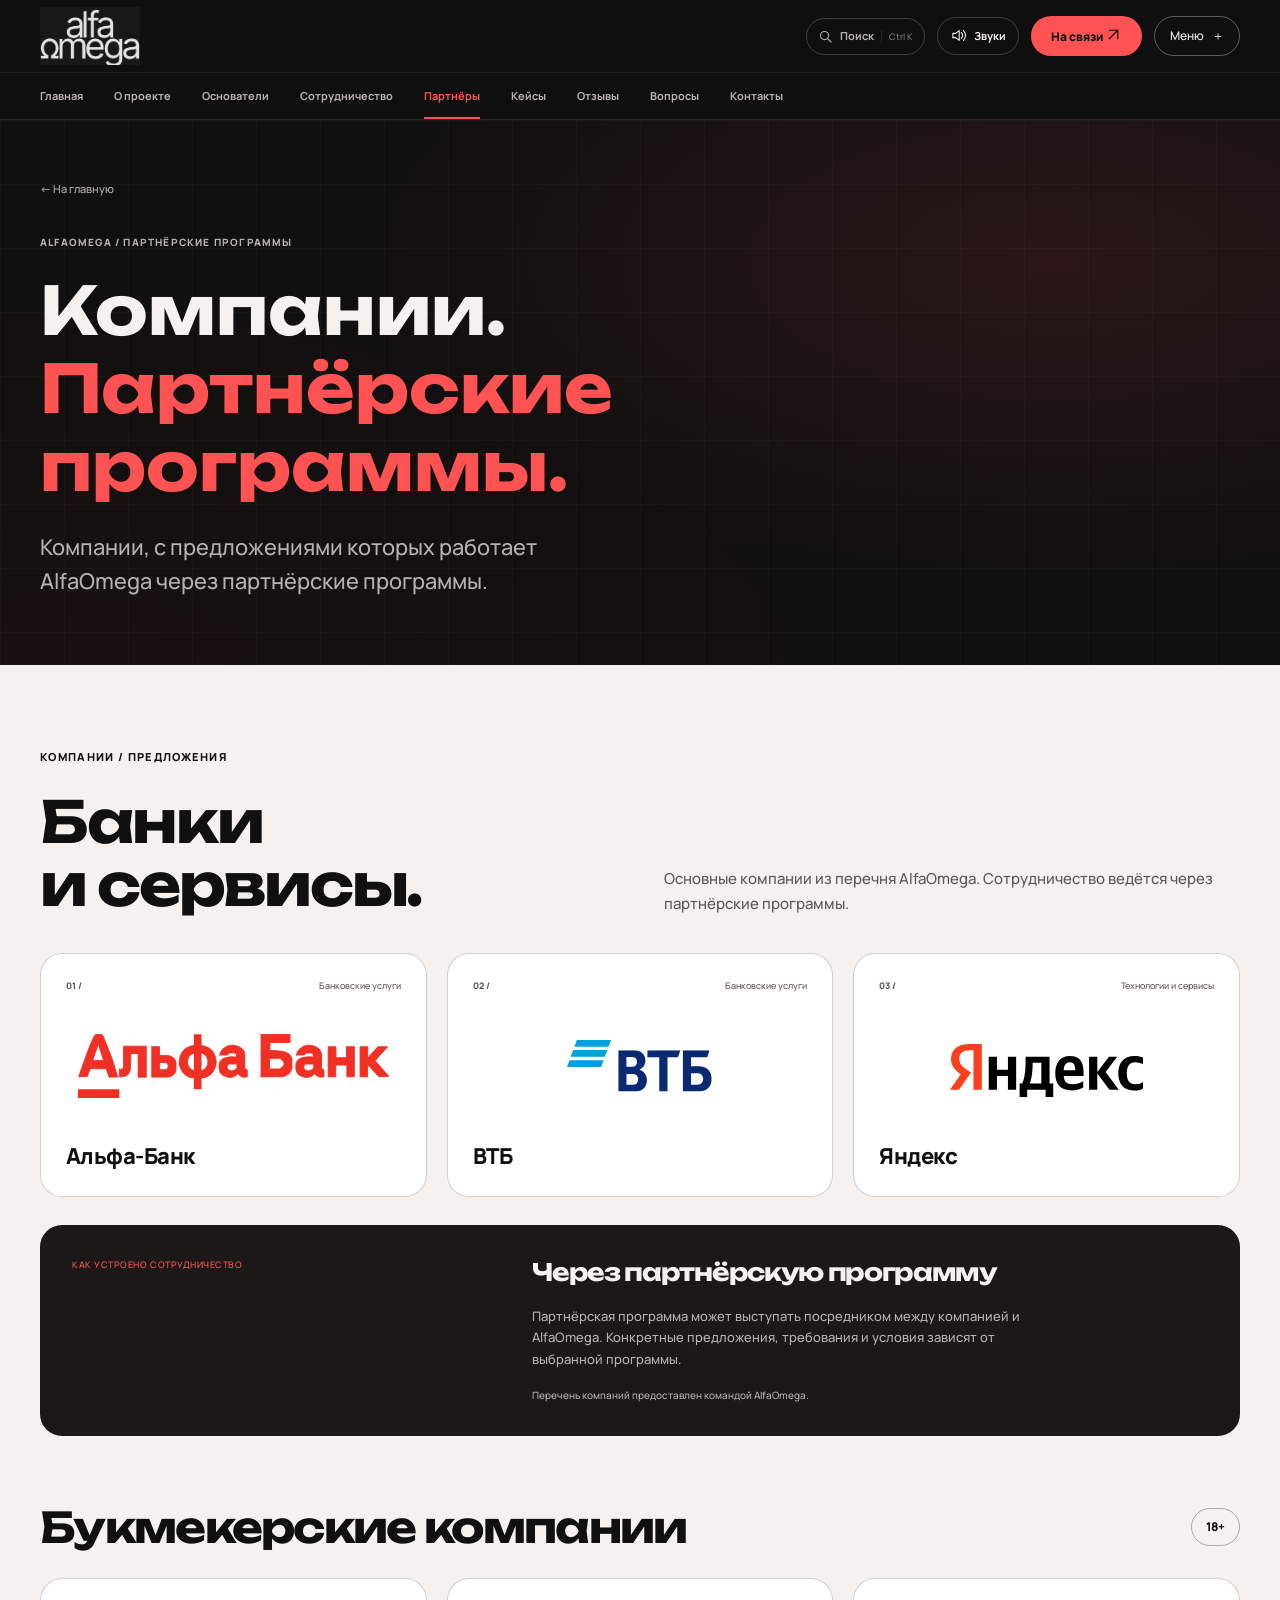
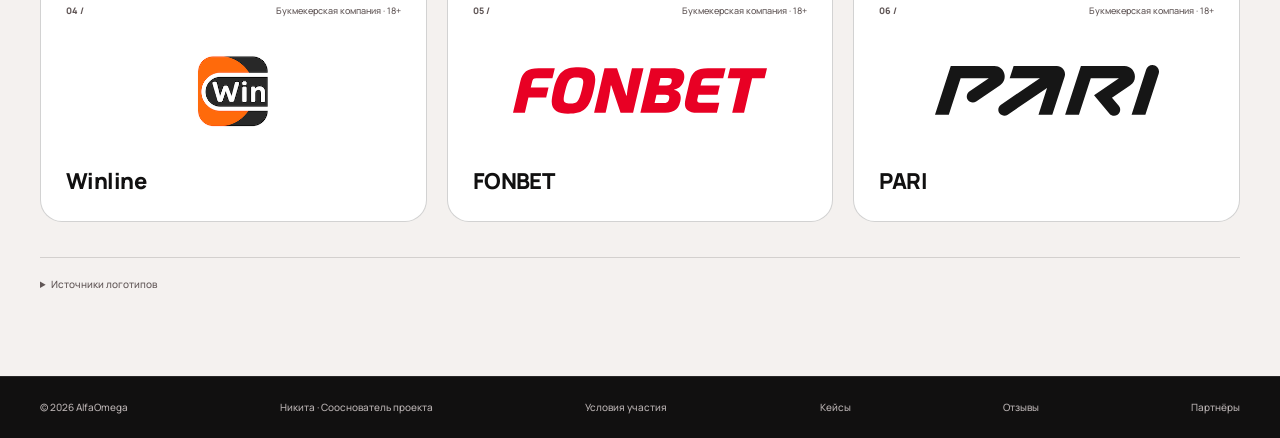
<file: partners.html>
<!DOCTYPE html>

<html lang="ru">
<head>
<meta charset="utf-8"/>
<meta content="width=device-width, initial-scale=1" name="viewport"/>
<meta content="index, follow, max-image-preview:large" name="robots"/>
<meta content="#111010" name="theme-color"/>
<title>Компании в партнёрских программах — AlfaOmega</title>
<meta content="Компании, представленные в партнёрских программах AlfaOmega: Альфа-Банк, ВТБ, Яндекс. Информационный перечень и формат сотрудничества." name="description"/>
<link href="https://alfaomega-nikita.sandyplume1025.chatgpt.site/partners.html" rel="canonical"/>
<link href="assets/alfaomega-logo.jpeg" rel="icon" type="image/jpeg"/>
<link as="font" crossorigin="" href="assets/manrope-variable.ttf" rel="preload" type="font/ttf"/>
<link href="styles.css?v=22" rel="stylesheet"/>
<script defer="" src="site.js?v=20"></script>
<script defer="" src="sounds.js?v=20"></script>
<script defer="" src="experience.js?v=20"></script>
<script defer="" src="sculpture.js?v=20"></script>
<meta content="website" property="og:type"/>
<meta content="ru_RU" property="og:locale"/>
<meta content="Компании и партнёрские программы — AlfaOmega" property="og:title"/>
<meta content="Компании, представленные в партнёрских программах AlfaOmega: Альфа-Банк, ВТБ, Яндекс. Информационный перечень и формат сотрудничества." property="og:description"/>
<meta content="https://alfaomega-nikita.sandyplume1025.chatgpt.site/partners.html" property="og:url"/>
<meta content="https://alfaomega-nikita.sandyplume1025.chatgpt.site/assets/nikita.jpeg" property="og:image"/>
<meta content="Никита, создатель AlfaOmega" property="og:image:alt"/>
<meta content="summary" name="twitter:card"/>
<script type="application/ld+json">
{
  "@context": "https://schema.org",
  "@graph": [
    {
      "@type": "WebSite",
      "@id": "https://alfaomega-nikita.sandyplume1025.chatgpt.site/#website",
      "url": "https://alfaomega-nikita.sandyplume1025.chatgpt.site/",
      "name": "AlfaOmega",
      "alternateName": [
        "Альфа Омега",
        "АльфаОмега"
      ],
      "inLanguage": "ru-RU",
      "publisher": {
        "@id": "https://alfaomega-nikita.sandyplume1025.chatgpt.site/#project"
      }
    },
    {
      "@type": "Organization",
      "@id": "https://alfaomega-nikita.sandyplume1025.chatgpt.site/#project",
      "name": "AlfaOmega",
      "alternateName": [
        "Альфа Омега",
        "АльфаОмега"
      ],
      "url": "https://alfaomega-nikita.sandyplume1025.chatgpt.site/",
      "description": "Проект в финансовой вертикали. Сотрудничество по партнёрским программам.",
      "logo": "https://alfaomega-nikita.sandyplume1025.chatgpt.site/assets/alfaomega-logo.jpeg",
      "founder": [
        {
          "@id": "https://alfaomega-nikita.sandyplume1025.chatgpt.site/#nikita"
        },
        {
          "@id": "https://alfaomega-nikita.sandyplume1025.chatgpt.site/#alex"
        }
      ]
    },
    {
      "@type": "Person",
      "@id": "https://alfaomega-nikita.sandyplume1025.chatgpt.site/#nikita",
      "name": "Никита",
      "jobTitle": "Сооснователь AlfaOmega",
      "url": "https://alfaomega-nikita.sandyplume1025.chatgpt.site/",
      "image": "https://alfaomega-nikita.sandyplume1025.chatgpt.site/assets/nikita.jpeg",
      "sameAs": [
        "https://t.me/kenelmoder"
      ],
      "affiliation": {
        "@id": "https://alfaomega-nikita.sandyplume1025.chatgpt.site/#project"
      }
    },
    {
      "@type": "Person",
      "@id": "https://alfaomega-nikita.sandyplume1025.chatgpt.site/#alex",
      "name": "Алекс",
      "jobTitle": "Сооснователь AlfaOmega",
      "url": "https://alfaomega-nikita.sandyplume1025.chatgpt.site/founders.html",
      "sameAs": [
        "https://t.me/AlexTraf6",
        "https://t.me/+PCmVGvibhLFiMDhi"
      ],
      "affiliation": {
        "@id": "https://alfaomega-nikita.sandyplume1025.chatgpt.site/#project"
      }
    },
    {
      "@type": "WebPage",
      "@id": "https://alfaomega-nikita.sandyplume1025.chatgpt.site/partners.html#webpage",
      "url": "https://alfaomega-nikita.sandyplume1025.chatgpt.site/partners.html",
      "name": "Компании в партнёрских программах — AlfaOmega",
      "description": "Компании, представленные в партнёрских программах AlfaOmega: Альфа-Банк, ВТБ, Яндекс. Информационный перечень и формат сотрудничества.",
      "inLanguage": "ru-RU",
      "isPartOf": {
        "@id": "https://alfaomega-nikita.sandyplume1025.chatgpt.site/#website"
      },
      "about": {
        "@id": "https://alfaomega-nikita.sandyplume1025.chatgpt.site/#project"
      }
    }
  ]
}
</script>
<script defer="" src="motion.js?v=22"></script>
</head>
<body class="inner-page"><div aria-hidden="true" class="transition-screen"></div><div aria-hidden="true" class="reading-progress"></div><a class="skip-link" href="#main">Перейти к содержимому</a>
<div class="header-shell" id="top"><header class="header wrap">
<a aria-label="AlfaOmega — на главную" class="wordmark" href="index.html"><span class="logo-crop"><img alt="AlfaOmega" height="1124" src="assets/alfaomega-logo.jpeg" width="1206"/></span></a>
<nav aria-label="Основная навигация" class="desktop-nav"><a href="index.html">Главная</a><a href="about.html">О проекте</a><a href="founders.html">Основатели</a><a href="cooperation.html">Сотрудничество</a><a aria-current="page" href="partners.html">Партнёры</a><a href="cases.html">Кейсы</a><a href="reviews.html">Отзывы</a><a href="faq.html">Вопросы</a><a href="contact.html">Контакты</a></nav>
<div class="header-actions"><button aria-controls="quick-navigation" aria-haspopup="dialog" aria-label="Поиск по сайту" class="quick-search-toggle" hidden="" type="button"><svg aria-hidden="true" fill="none" viewbox="0 0 24 24"><circle cx="10.5" cy="10.5" r="6.5"></circle><path d="m16 16 5 5"></path></svg><span>Поиск</span><kbd>⌘ K</kbd></button><button aria-label="Выключить звуковые эффекты" aria-pressed="true" class="sfx-toggle" hidden="" title="Звуки интерфейса" type="button"><svg aria-hidden="true" fill="none" viewbox="0 0 24 24"><path d="M4 9v6h4l5 4V5L8 9H4Z"></path><path class="sfx-waves" d="M16 8a6 6 0 0 1 0 8M19 5a10 10 0 0 1 0 14"></path><path class="sfx-muted" d="m16 9 6 6m-6 0 6-6"></path></svg><span>Звуки</span></button><a class="header-telegram" href="https://t.me/kenelmoder" rel="noopener noreferrer" target="_blank">На связи <svg aria-hidden="true" class="icon-arrow" fill="none" viewbox="0 0 24 24"><path d="M6 18 18 6M6 6h12v12"></path></svg></a><button aria-controls="mobile-navigation" aria-expanded="false" class="menu-toggle" type="button">Меню <span aria-hidden="true">＋</span></button></div></header><nav aria-label="Разделы сайта" class="section-tabs"><div class="wrap section-tabs-track"><a href="index.html">Главная</a><a href="about.html">О проекте</a><a href="founders.html">Основатели</a><a href="cooperation.html">Сотрудничество</a><a aria-current="page" href="partners.html">Партнёры</a><a href="cases.html">Кейсы</a><a href="reviews.html">Отзывы</a><a href="faq.html">Вопросы</a><a href="contact.html">Контакты</a></div></nav>
<nav aria-label="Навигация для телефона" class="mobile-nav" hidden="" id="mobile-navigation"><div class="wrap"><a href="index.html">Главная<span aria-hidden="true">01</span></a><a href="about.html">О проекте<span aria-hidden="true">02</span></a><a href="founders.html">Основатели<span aria-hidden="true">03</span></a><a href="cooperation.html">Сотрудничество<span aria-hidden="true">04</span></a><a aria-current="page" href="partners.html">Партнёры<span aria-hidden="true">05</span></a><a href="cases.html">Кейсы<span aria-hidden="true">06</span></a><a href="reviews.html">Отзывы<span aria-hidden="true">07</span></a><a href="faq.html">Вопросы<span aria-hidden="true">08</span></a><a href="contact.html">Контакты<span aria-hidden="true">09</span></a></div></nav></div>
<main id="main"><section class="page-hero dark-grid"><div class="wrap"><div class="page-hero-copy"><a class="breadcrumb" href="index.html">← На главную</a><p class="section-label">ALFAOMEGA / ПАРТНЁРСКИЕ ПРОГРАММЫ</p><h1>Компании.<br/><span class="lime-text">Партнёрские программы.</span></h1><p class="page-hero-description">Компании, с предложениями которых работает AlfaOmega через партнёрские программы.</p></div></div></section><section aria-labelledby="partners-title" class="partners section light" id="partners"><div class="wrap"><p class="section-label">КОМПАНИИ / ПРЕДЛОЖЕНИЯ</p><div class="section-heading"><h2 id="partners-title">Банки<br/>и сервисы.</h2><p>Основные компании из перечня AlfaOmega. Сотрудничество ведётся через партнёрские программы.</p></div><div class="brands-grid"><article class="brand-card brand-alfa reveal"><div class="brand-card-top"><span>01 /</span><span>Банковские услуги</span></div><div class="brand-visual"><img alt="Логотип Альфа-Банк" loading="lazy" src="assets/brands/alfa.svg"/></div><h3>Альфа-Банк</h3></article><article class="brand-card brand-vtb reveal"><div class="brand-card-top"><span>02 /</span><span>Банковские услуги</span></div><div class="brand-visual"><img alt="Логотип ВТБ" loading="lazy" src="assets/brands/vtb.svg"/></div><h3>ВТБ</h3></article><article class="brand-card brand-yandex reveal"><div class="brand-card-top"><span>03 /</span><span>Технологии и сервисы</span></div><div class="brand-visual"><a aria-label="Яндекс — официальный сайт" href="https://ya.ru/" rel="noopener noreferrer" target="_blank"><img alt="Логотип Яндекс" loading="lazy" src="assets/brands/yandex.svg"/></a></div><h3>Яндекс</h3></article></div><div class="program-note"><span class="program-note-index">КАК УСТРОЕНО СОТРУДНИЧЕСТВО</span><div><h3>Через партнёрскую программу</h3><p>Партнёрская программа может выступать посредником между компанией и AlfaOmega. Конкретные предложения, требования и условия зависят от выбранной программы.</p><p class="program-source">Перечень компаний предоставлен командой AlfaOmega.</p></div></div><div class="brands-secondary"><div class="brands-secondary-heading"><h2>Букмекерские компании</h2><span class="age-label">18+</span></div><div class="brands-grid"><article class="brand-card brand-winline reveal"><div class="brand-card-top"><span>04 /</span><span>Букмекерская компания · 18+</span></div><div class="brand-visual"><img alt="Логотип Winline" loading="lazy" src="assets/brands/winline.png"/></div><h3>Winline</h3></article><article class="brand-card brand-fonbet reveal"><div class="brand-card-top"><span>05 /</span><span>Букмекерская компания · 18+</span></div><div class="brand-visual"><img alt="Логотип FONBET" loading="lazy" src="assets/brands/fonbet.svg"/></div><h3>FONBET</h3></article><article class="brand-card brand-pari reveal"><div class="brand-card-top"><span>06 /</span><span>Букмекерская компания · 18+</span></div><div class="brand-visual"><img alt="Логотип PARI" loading="lazy" src="assets/brands/pari.svg"/></div><h3>PARI</h3></article></div></div><details class="brand-credits"><summary>Источники логотипов</summary><p>Альфа-Банк: <a href="https://commons.wikimedia.org/wiki/File:Logo_alfa-bank.svg" rel="noopener noreferrer" target="_blank">MVTTXW$, Wikimedia Commons</a>, <a href="https://creativecommons.org/licenses/by-sa/4.0/" rel="noopener noreferrer" target="_blank">CC BY-SA 4.0</a>, без изменений. ВТБ: <a href="https://commons.wikimedia.org/wiki/File:VTB_Logo_2018.svg" rel="noopener noreferrer" target="_blank">Wikimedia Commons</a>. Логотипы Яндекса, Winline, FONBET и PARI получены из опубликованных материалов соответствующих компаний. Товарные знаки принадлежат их правообладателям.</p></details></div></section></main><footer class="footer"><div class="wrap"><span>© 2026 AlfaOmega</span><span>Никита · Сооснователь проекта</span><a href="cooperation.html#conditions">Условия участия</a><a href="cases.html">Кейсы</a><a href="reviews.html">Отзывы</a><a href="partners.html">Партнёры</a></div></footer>
<aside aria-label="Связаться с Никитой" class="mobile-dock" hidden=""><a href="https://t.me/kenelmoder" rel="noopener noreferrer" target="_blank"><span>Обсудить сотрудничество<small>Бесплатно · Лично с Никитой</small></span><span aria-hidden="true"><svg aria-hidden="true" class="icon-arrow" fill="none" viewbox="0 0 24 24"><path d="M6 18 18 6M6 6h12v12"></path></svg></span></a></aside>
<dialog aria-labelledby="once-title" class="format-dialog" id="format-once"><button aria-label="Закрыть" class="dialog-close" data-close-dialog="" type="button">×</button><p class="section-label">01 / РАЗОВЫЙ ФОРМАТ</p><h2 id="once-title">Одно действие.<br/>Одна выплата.</h2><p>Вариант для тех, кто хочет участвовать один раз, без постоянной занятости.</p><dl><div><dt>Что сделать</dt><dd>Выполнить согласованное целевое действие по условиям выбранной партнёрской программы.</dd></div><div><dt>Когда выплата</dt><dd>Сразу после выполнения согласованного действия. Само действие, условия и сумму объясню на звонке.</dd></div><div><dt>Ориентир первой недели</dt><dd>15–20 тысяч рублей со слов Никиты. Сумма и срок не гарантированы: зависят от программы и выполнения её условий. Конкретные условия обсуждаем до старта.</dd></div><div><dt>С чего начать</dt><dd>Написать мне в Telegram и договориться о бесплатной консультации.</dd></div></dl><a class="button button-dark" href="https://t.me/kenelmoder" rel="noopener noreferrer" target="_blank">Обсудить с Никитой <span aria-hidden="true"><svg aria-hidden="true" class="icon-arrow" fill="none" viewbox="0 0 24 24"><path d="M6 18 18 6M6 6h12v12"></path></svg></span></a></dialog>
<dialog aria-labelledby="regular-title" class="format-dialog" id="format-regular"><button aria-label="Закрыть" class="dialog-close" data-close-dialog="" type="button">×</button><p class="section-label">02 / РЕГУЛЯРНЫЙ ФОРМАТ</p><h2 id="regular-title">Участие.<br/>Сопровождение.<br/>Рост.</h2><p>Ежедневное сотрудничество по партнёрским программам с личным сопровождением.</p><dl><div><dt>Занятость</dt><dd>2–3 часа в день, вечером. Часы в пределах вечера выбираешь сам.</dd></div><div><dt>Развитие и доход</dt><dd>Возможен карьерный рост. Ориентир — от 100 000 ₽, перспектива роста — 300 000 ₽ и выше.</dd></div><div><dt>Первый этап</dt><dd>Материалы и постепенное включение в практику. Ориентир первых выплат — около двух недель, без гарантии срока. Условия и сумму обсуждаем до начала работы.</dd></div><div><dt>Сопровождение</dt><dd>В регулярном формате остаёмся на связи. По мере выполнения задач можно разбирать новые темы, включая создание и управление командой.</dd></div><div><dt>Оформление</dt><dd>Работа на себя, в том числе в статусе самозанятого. Индивидуальные условия разбираем на консультации.</dd></div></dl><a class="button button-dark" href="https://t.me/kenelmoder" rel="noopener noreferrer" target="_blank">Обсудить с Никитой <span aria-hidden="true"><svg aria-hidden="true" class="icon-arrow" fill="none" viewbox="0 0 24 24"><path d="M6 18 18 6M6 6h12v12"></path></svg></span></a></dialog>
<dialog aria-labelledby="quick-title" class="quick-navigation" id="quick-navigation"><div class="quick-topline"><h2 id="quick-title">Что ищешь?</h2><button aria-label="Закрыть поиск" class="quick-close" data-close-dialog="" type="button"><svg aria-hidden="true" fill="none" viewbox="0 0 24 24"><path d="m6 6 12 12M6 18 18 6"></path></svg></button></div><label class="quick-query"><svg aria-hidden="true" fill="none" viewbox="0 0 24 24"><circle cx="10.5" cy="10.5" r="6.5"></circle><path d="m16 16 5 5"></path></svg><span class="sr-only">Поиск по разделам и вопросам</span><input aria-controls="quick-results" autocomplete="off" id="quick-query" placeholder="Например: график, опыт, Алекс…" type="search"/></label><p aria-live="polite" class="quick-count"></p><div class="quick-results" id="quick-results"><a class="quick-entry" data-find="Подобрать формат сотрудничества три вопроса разовое регулярное занятость" href="cooperation.html#format-picker"><span><strong>Подобрать формат</strong><small>Три вопроса перед консультацией</small></span><span class="quick-type">Инструмент</span></a><a class="quick-entry" data-find="Главная Знакомство с AlfaOmega" href="index.html"><span><strong>Главная</strong><small>Знакомство с AlfaOmega</small></span><span class="quick-type">Раздел</span></a><a class="quick-entry" data-find="О проекте Подход и команда" href="about.html"><span><strong>О проекте</strong><small>Подход и команда</small></span><span class="quick-type">Раздел</span></a><a class="quick-entry" data-find="Основатели Никита и Алекс, личные контакты" href="founders.html"><span><strong>Основатели</strong><small>Никита и Алекс, личные контакты</small></span><span class="quick-type">Раздел</span></a><a class="quick-entry" data-find="Сотрудничество Разовый и регулярный форматы, условия" href="cooperation.html"><span><strong>Сотрудничество</strong><small>Разовый и регулярный форматы, условия</small></span><span class="quick-type">Раздел</span></a><a class="quick-entry" data-find="Партнёры Компании в партнёрских программах" href="partners.html"><span><strong>Партнёры</strong><small>Компании в партнёрских программах</small></span><span class="quick-type">Раздел</span></a><a class="quick-entry" data-find="Результаты Димы скриншоты первый 1 месяц третий четвертый 3 4 месяц 207 900 727 650 баланс HOLD статистика" href="cases.html#dima-results"><span><strong>Результаты Димы: скриншоты</strong><small>Первый и 3–4-й месяц участия</small></span><span class="quick-type">Кейс</span></a><a class="quick-entry" data-find="Кейс Димы Наставничество и самостоятельная команда" href="cases.html"><span><strong>Кейс Димы</strong><small>Наставничество и самостоятельная команда</small></span><span class="quick-type">Раздел</span></a><a class="quick-entry" data-find="Отзыв Димы diman_zaytsev4 личный опыт обучение наставничество скриншот контакт Telegram" href="reviews.html#dima-review"><span><strong>Отзыв Димы</strong><small>Личный опыт и контакт @diman_zaytsev4</small></span><span class="quick-type">Отзыв</span></a><a class="quick-entry" data-find="Отзывы Канал с отзывами участников" href="reviews.html"><span><strong>Отзывы</strong><small>Канал с отзывами участников</small></span><span class="quick-type">Раздел</span></a><a class="quick-entry" data-find="Вопросы Опыт, телефон, занятость, выплаты" href="faq.html"><span><strong>Вопросы</strong><small>Опыт, телефон, занятость, выплаты</small></span><span class="quick-type">Раздел</span></a><a class="quick-entry" data-find="Контакты Бесплатная консультация с Никитой" href="contact.html"><span><strong>Контакты</strong><small>Бесплатная консультация с Никитой</small></span><span class="quick-type">Раздел</span></a><a class="quick-entry" data-find="Что такое AlfaOmega? AlfaOmega — проект Никиты и Алекса в финансовой вертикали. Мы привлекаем людей на партнёрские предложения и индивидуально подбираем формат сотрудничества. У Никиты три года опыта в этом направлении; в проекте — десятки сотрудников и собственный отдел продаж." href="faq.html#faq-question-1"><span><strong>Что такое AlfaOmega?</strong><small>Ответ в разделе «Вопросы»</small></span><span class="quick-type">Вопрос</span></a><a class="quick-entry" data-find="Кого вы приглашаете? Ребят от 17 до 28 лет из России, заинтересованных в сотрудничестве по партнёрским программам. Конкретный вариант подбираем на консультации." href="faq.html#faq-question-2"><span><strong>Кого вы приглашаете?</strong><small>Ответ в разделе «Вопросы»</small></span><span class="quick-type">Вопрос</span></a><a class="quick-entry" data-find="Нужен ли опыт? Нет, предыдущий опыт не обязателен. На первом звонке познакомимся, обсудим твои возможности и варианты, с которых можно начать." href="faq.html#faq-question-3"><span><strong>Нужен ли опыт?</strong><small>Ответ в разделе «Вопросы»</small></span><span class="quick-type">Вопрос</span></a><a class="quick-entry" data-find="Что нужно для старта? Из техники достаточно телефона, компьютер не обязателен. Остальные условия зависят от выбранной партнёрской программы — расскажу о них до начала сотрудничества." href="faq.html#faq-question-4"><span><strong>Что нужно для старта?</strong><small>Ответ в разделе «Вопросы»</small></span><span class="quick-type">Вопрос</span></a><a class="quick-entry" data-find="Можно участвовать только один раз? Да, есть разовый формат. Ты выполняешь одно согласованное целевое действие и получаешь выплату сразу после его выполнения. Само действие, условия и размер вознаграждения объясню на звонке." href="faq.html#faq-question-5"><span><strong>Можно участвовать только один раз?</strong><small>Ответ в разделе «Вопросы»</small></span><span class="quick-type">Вопрос</span></a><a class="quick-entry" data-find="Как устроен вечерний график? Для регулярного формата нужно выделять 2–3 часа в день, в вечернее время. Конкретные часы в пределах вечера выбираешь самостоятельно." href="faq.html#faq-question-6"><span><strong>Как устроен вечерний график?</strong><small>Ответ в разделе «Вопросы»</small></span><span class="quick-type">Вопрос</span></a><a class="quick-entry" data-find="Консультация платная? Нет, консультация бесплатная. Её провожу лично я: выслушаю тебя, узнаю получше и предложу подходящие варианты сотрудничества." href="faq.html#faq-question-7"><span><strong>Консультация платная?</strong><small>Ответ в разделе «Вопросы»</small></span><span class="quick-type">Вопрос</span></a><a class="quick-entry" data-find="Кто будет меня сопровождать? Я, Никита, лично сопровождаю участников после выбора формата. При регулярном сотрудничестве остаёмся на связи: по мере выполнения задач можно разбирать дополнительные темы, включая создание команды и управление её работой. В AlfaOmega также есть менеджеры и собственный отдел продаж." href="faq.html#faq-question-8"><span><strong>Кто будет меня сопровождать?</strong><small>Ответ в разделе «Вопросы»</small></span><span class="quick-type">Вопрос</span></a><a class="quick-entry" data-find="Как оформляется сотрудничество? Участники работают на себя по партнёрским программам, в том числе в статусе самозанятых. Индивидуальный формат и условия обсуждаем до начала работы." href="faq.html#faq-question-9"><span><strong>Как оформляется сотрудничество?</strong><small>Ответ в разделе «Вопросы»</small></span><span class="quick-type">Вопрос</span></a><a class="quick-entry" data-find="Какой доход возможен и есть ли рост? В регулярном формате есть возможность карьерного роста. Проект обозначает ориентир от 100 000 ₽ и перспективу роста до 300 000 ₽ и выше. Суммы не гарантированы: период, условия выплат и возможность достижения обсуждаем на консультации. Результат зависит от программы и выполненных задач." href="faq.html#faq-question-10"><span><strong>Какой доход возможен и есть ли рост?</strong><small>Ответ в разделе «Вопросы»</small></span><span class="quick-type">Вопрос</span></a><a class="quick-entry" data-find="Когда можно получить первые выплаты? В разовом формате Никита обозначает ориентир 15–20 тысяч рублей за первую неделю. В регулярном формате сначала изучают материалы и подключаются к работе; ориентир первых выплат — примерно две недели. Эти суммы и сроки не гарантированы: результат зависит от выбранной программы и выполнения её условий. Конкретное действие, размер вознаграждения и порядок выплат обсуждаем до начала участия." href="faq.html#faq-question-11"><span><strong>Когда можно получить первые выплаты?</strong><small>Ответ в разделе «Вопросы»</small></span><span class="quick-type">Вопрос</span></a><a class="quick-entry" data-find="Можно вырасти до своей команды? В регулярном формате можно развивать навыки и обсуждать с Никитой создание своей команды: как распределять задачи, управлять работой и выстраивать доход от результатов команды. Дополнительные темы разбираем по мере выполнения целевых действий. Темп и условия развития индивидуальны." href="faq.html#faq-question-12"><span><strong>Можно вырасти до своей команды?</strong><small>Ответ в разделе «Вопросы»</small></span><span class="quick-type">Вопрос</span></a><a class="quick-entry" data-find="Какие качества вы цените? Энтузиазм, желание учиться и разбираться в деталях, готовность пробовать новое и применять знания. Опыт для старта не обязателен; подходящий формат определяем на личной консультации." href="faq.html#faq-question-13"><span><strong>Какие качества вы цените?</strong><small>Ответ в разделе «Вопросы»</small></span><span class="quick-type">Вопрос</span></a><a class="quick-entry" data-find="Первые недели 15 20 тысяч первая неделя первые выплаты обучение материал практика" href="cooperation.html#first-weeks"><span><strong>Первые недели</strong><small>Подробнее о сотрудничестве и подходе</small></span><span class="quick-type">Раздел</span></a><a class="quick-entry" data-find="Путь к своей команде карьера управление распределение задачи масштаб рост" href="cooperation.html#growth"><span><strong>Путь к своей команде</strong><small>Подробнее о сотрудничестве и подходе</small></span><span class="quick-type">Раздел</span></a><a class="quick-entry" data-find="Подход Никиты 18 лет знания энтузиазм любознательность ценности" href="about.html#approach"><span><strong>Подход Никиты</strong><small>Подробнее о сотрудничестве и подходе</small></span><span class="quick-type">Раздел</span></a></div><div class="quick-empty" hidden=""><h3>Попробуй другое слово</h3><p>Или напиши Никите — обсудим твой вопрос лично.</p><a href="https://t.me/kenelmoder" rel="noopener noreferrer" target="_blank">Задать вопрос в Telegram</a></div><div class="quick-hint"><span>↑ ↓ выбрать · Enter открыть</span><span>Esc закрыть</span></div></dialog>
</body></html>
</file>
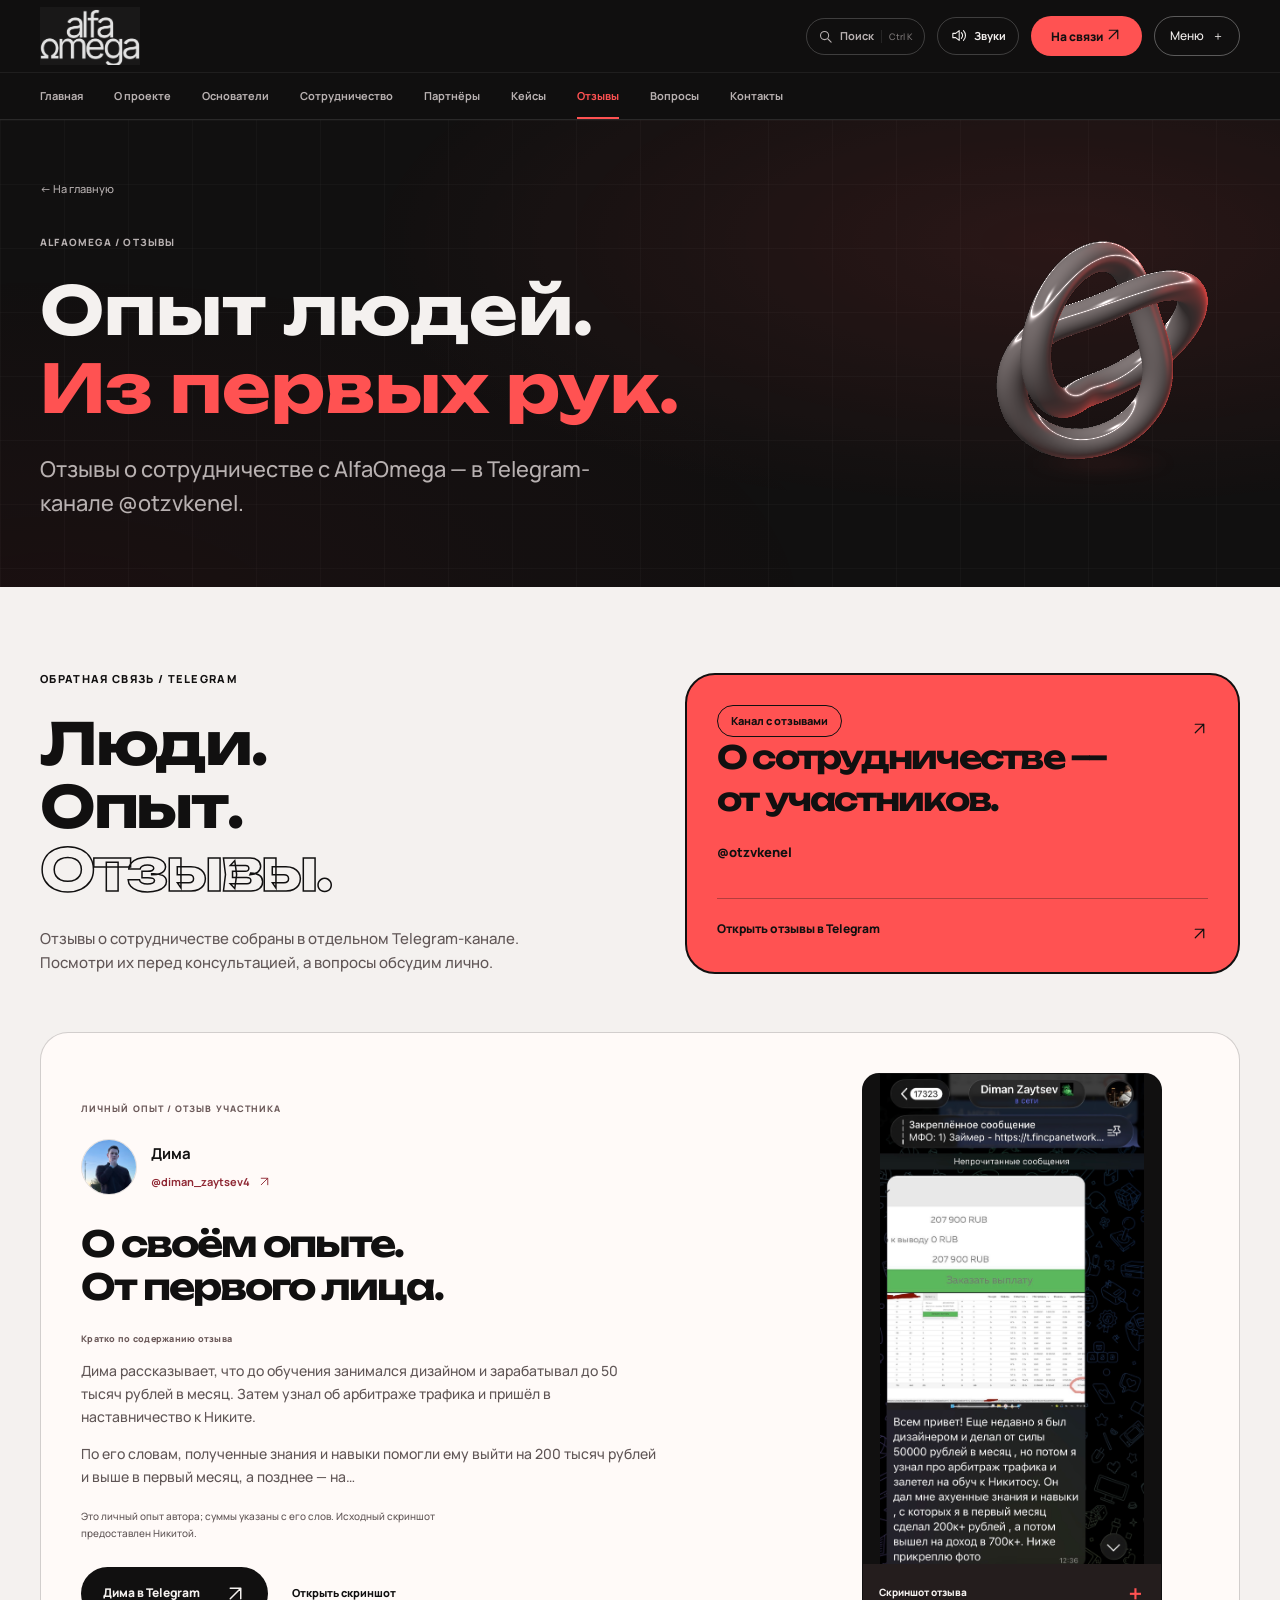
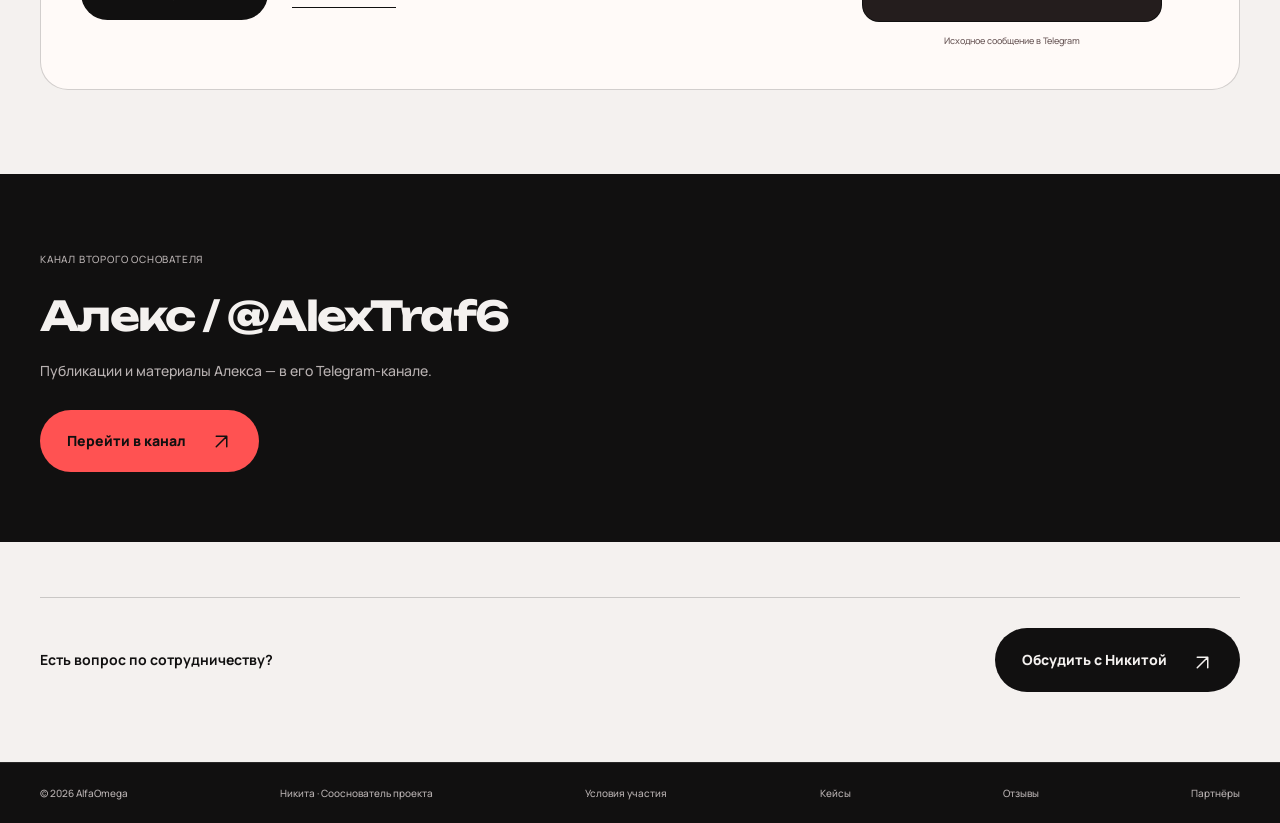
<file: reviews.html>
<!DOCTYPE html>

<html lang="ru">
<head>
<meta charset="utf-8"/>
<meta content="width=device-width, initial-scale=1" name="viewport"/>
<meta content="index, follow, max-image-preview:large" name="robots"/>
<meta content="#111010" name="theme-color"/>
<title>Отзывы — AlfaOmega | Никита</title>
<meta content="Отзывы о сотрудничестве с AlfaOmega — в Telegram-канале @otzvkenel." name="description"/>
<link href="https://alfaomega-nikita.sandyplume1025.chatgpt.site/reviews.html" rel="canonical"/>
<link href="assets/alfaomega-logo.jpeg" rel="icon" type="image/jpeg"/>
<link as="font" crossorigin="" href="assets/manrope-variable.ttf" rel="preload" type="font/ttf"/>
<link href="styles.css?v=22" rel="stylesheet"/>
<script defer="" src="site.js?v=20"></script>
<script defer="" src="sounds.js?v=20"></script>
<script defer="" src="experience.js?v=20"></script>
<script defer="" src="sculpture.js?v=20"></script>
<meta content="website" property="og:type"/>
<meta content="ru_RU" property="og:locale"/>
<meta content="Отзывы — AlfaOmega" property="og:title"/>
<meta content="Отзывы о сотрудничестве с AlfaOmega — в Telegram-канале @otzvkenel." property="og:description"/>
<meta content="https://alfaomega-nikita.sandyplume1025.chatgpt.site/reviews.html" property="og:url"/>
<meta content="https://alfaomega-nikita.sandyplume1025.chatgpt.site/assets/nikita.jpeg" property="og:image"/>
<meta content="Никита, создатель AlfaOmega" property="og:image:alt"/>
<meta content="summary" name="twitter:card"/>
<script type="application/ld+json">
{
  "@context": "https://schema.org",
  "@graph": [
    {
      "@type": "WebSite",
      "@id": "https://alfaomega-nikita.sandyplume1025.chatgpt.site/#website",
      "url": "https://alfaomega-nikita.sandyplume1025.chatgpt.site/",
      "name": "AlfaOmega",
      "alternateName": [
        "Альфа Омега",
        "АльфаОмега"
      ],
      "inLanguage": "ru-RU",
      "publisher": {
        "@id": "https://alfaomega-nikita.sandyplume1025.chatgpt.site/#project"
      }
    },
    {
      "@type": "Organization",
      "@id": "https://alfaomega-nikita.sandyplume1025.chatgpt.site/#project",
      "name": "AlfaOmega",
      "alternateName": [
        "Альфа Омега",
        "АльфаОмега"
      ],
      "url": "https://alfaomega-nikita.sandyplume1025.chatgpt.site/",
      "description": "Проект в финансовой вертикали. Сотрудничество по партнёрским программам.",
      "logo": "https://alfaomega-nikita.sandyplume1025.chatgpt.site/assets/alfaomega-logo.jpeg",
      "founder": [
        {
          "@id": "https://alfaomega-nikita.sandyplume1025.chatgpt.site/#nikita"
        },
        {
          "@id": "https://alfaomega-nikita.sandyplume1025.chatgpt.site/#alex"
        }
      ]
    },
    {
      "@type": "Person",
      "@id": "https://alfaomega-nikita.sandyplume1025.chatgpt.site/#nikita",
      "name": "Никита",
      "jobTitle": "Сооснователь AlfaOmega",
      "url": "https://alfaomega-nikita.sandyplume1025.chatgpt.site/",
      "image": "https://alfaomega-nikita.sandyplume1025.chatgpt.site/assets/nikita.jpeg",
      "sameAs": [
        "https://t.me/kenelmoder"
      ],
      "affiliation": {
        "@id": "https://alfaomega-nikita.sandyplume1025.chatgpt.site/#project"
      }
    },
    {
      "@type": "Person",
      "@id": "https://alfaomega-nikita.sandyplume1025.chatgpt.site/#alex",
      "name": "Алекс",
      "jobTitle": "Сооснователь AlfaOmega",
      "url": "https://alfaomega-nikita.sandyplume1025.chatgpt.site/founders.html",
      "sameAs": [
        "https://t.me/AlexTraf6",
        "https://t.me/+PCmVGvibhLFiMDhi"
      ],
      "affiliation": {
        "@id": "https://alfaomega-nikita.sandyplume1025.chatgpt.site/#project"
      }
    },
    {
      "@type": "WebPage",
      "@id": "https://alfaomega-nikita.sandyplume1025.chatgpt.site/reviews.html#webpage",
      "url": "https://alfaomega-nikita.sandyplume1025.chatgpt.site/reviews.html",
      "name": "Отзывы — AlfaOmega",
      "description": "Отзывы о сотрудничестве с AlfaOmega — в Telegram-канале @otzvkenel.",
      "inLanguage": "ru-RU",
      "isPartOf": {
        "@id": "https://alfaomega-nikita.sandyplume1025.chatgpt.site/#website"
      },
      "about": [
        {
          "@id": "https://alfaomega-nikita.sandyplume1025.chatgpt.site/#project"
        },
        {
          "@id": "https://alfaomega-nikita.sandyplume1025.chatgpt.site/#nikita"
        }
      ]
    }
  ]
}
</script>
<script defer="" src="motion.js?v=22"></script>
</head>
<body class="inner-page"><div aria-hidden="true" class="transition-screen"></div><div aria-hidden="true" class="reading-progress"></div><a class="skip-link" href="#main">Перейти к содержимому</a>
<div class="header-shell" id="top"><header class="header wrap">
<a aria-label="AlfaOmega — на главную" class="wordmark" href="index.html"><span class="logo-crop"><img alt="AlfaOmega" height="1124" src="assets/alfaomega-logo.jpeg" width="1206"/></span></a>
<nav aria-label="Основная навигация" class="desktop-nav"><a href="index.html">Главная</a><a href="about.html">О проекте</a><a href="founders.html">Основатели</a><a href="cooperation.html">Сотрудничество</a><a href="partners.html">Партнёры</a><a href="cases.html">Кейсы</a><a aria-current="page" href="reviews.html">Отзывы</a><a href="faq.html">Вопросы</a><a href="contact.html">Контакты</a></nav>
<div class="header-actions"><button aria-controls="quick-navigation" aria-haspopup="dialog" aria-label="Поиск по сайту" class="quick-search-toggle" hidden="" type="button"><svg aria-hidden="true" fill="none" viewbox="0 0 24 24"><circle cx="10.5" cy="10.5" r="6.5"></circle><path d="m16 16 5 5"></path></svg><span>Поиск</span><kbd>⌘ K</kbd></button><button aria-label="Выключить звуковые эффекты" aria-pressed="true" class="sfx-toggle" hidden="" title="Звуки интерфейса" type="button"><svg aria-hidden="true" fill="none" viewbox="0 0 24 24"><path d="M4 9v6h4l5 4V5L8 9H4Z"></path><path class="sfx-waves" d="M16 8a6 6 0 0 1 0 8M19 5a10 10 0 0 1 0 14"></path><path class="sfx-muted" d="m16 9 6 6m-6 0 6-6"></path></svg><span>Звуки</span></button><a class="header-telegram" href="https://t.me/kenelmoder" rel="noopener noreferrer" target="_blank">На связи <svg aria-hidden="true" class="icon-arrow" fill="none" viewbox="0 0 24 24"><path d="M6 18 18 6M6 6h12v12"></path></svg></a><button aria-controls="mobile-navigation" aria-expanded="false" class="menu-toggle" type="button">Меню <span aria-hidden="true">＋</span></button></div></header><nav aria-label="Разделы сайта" class="section-tabs"><div class="wrap section-tabs-track"><a href="index.html">Главная</a><a href="about.html">О проекте</a><a href="founders.html">Основатели</a><a href="cooperation.html">Сотрудничество</a><a href="partners.html">Партнёры</a><a href="cases.html">Кейсы</a><a aria-current="page" href="reviews.html">Отзывы</a><a href="faq.html">Вопросы</a><a href="contact.html">Контакты</a></div></nav>
<nav aria-label="Навигация для телефона" class="mobile-nav" hidden="" id="mobile-navigation"><div class="wrap"><a href="index.html">Главная<span aria-hidden="true">01</span></a><a href="about.html">О проекте<span aria-hidden="true">02</span></a><a href="founders.html">Основатели<span aria-hidden="true">03</span></a><a href="cooperation.html">Сотрудничество<span aria-hidden="true">04</span></a><a href="partners.html">Партнёры<span aria-hidden="true">05</span></a><a href="cases.html">Кейсы<span aria-hidden="true">06</span></a><a aria-current="page" href="reviews.html">Отзывы<span aria-hidden="true">07</span></a><a href="faq.html">Вопросы<span aria-hidden="true">08</span></a><a href="contact.html">Контакты<span aria-hidden="true">09</span></a></div></nav></div>
<main id="main"><section class="page-hero dark-grid"><div class="wrap"><div class="page-hero-copy"><a class="breadcrumb" href="index.html">← На главную</a><p class="section-label">ALFAOMEGA / ОТЗЫВЫ</p><h1>Опыт людей.<br/><span class="lime-text">Из первых рук.</span></h1><p class="page-hero-description">Отзывы о сотрудничестве с AlfaOmega — в Telegram-канале @otzvkenel.</p></div><div aria-hidden="true" class="hero-sculpture"><img alt="" class="sculpture-fallback" height="320" src="assets/chrome-knot.svg?v=20" width="320"/><canvas class="sculpture-canvas" data-sculpture="" height="320" width="320"></canvas></div></div></section><section aria-labelledby="reviews-title" class="reviews section light" id="reviews"><div class="wrap reviews-layout"><div><p class="section-label">ОБРАТНАЯ СВЯЗЬ / TELEGRAM</p><h2 id="reviews-title">Люди.<br/>Опыт.<br/><span class="outline-word">Отзывы.</span></h2><p class="reviews-description">Отзывы о сотрудничестве собраны в отдельном Telegram-канале. Посмотри их перед консультацией, а вопросы обсудим лично.</p></div><a class="reviews-card reveal" href="https://t.me/otzvkenel" rel="noopener noreferrer" target="_blank"><div class="reviews-card-top"><span class="pill">Канал с отзывами</span><span aria-hidden="true" class="reviews-mark"><svg aria-hidden="true" class="icon-arrow" fill="none" viewbox="0 0 24 24"><path d="M6 18 18 6M6 6h12v12"></path></svg></span></div><h3>О сотрудничестве —<br/>от участников.</h3><span class="reviews-handle">@otzvkenel</span><span class="reviews-card-bottom">Открыть отзывы в Telegram <span aria-hidden="true"><svg aria-hidden="true" class="icon-arrow" fill="none" viewbox="0 0 24 24"><path d="M6 18 18 6M6 6h12v12"></path></svg></span></span></a></div><div class="wrap testimonial-wrap"><article aria-labelledby="dima-review-title" class="dima-testimonial reveal" id="dima-review"><div class="testimonial-copy"><p class="section-label">ЛИЧНЫЙ ОПЫТ / ОТЗЫВ УЧАСТНИКА</p><div class="testimonial-person"><img alt="" height="2560" loading="lazy" src="assets/dima-before.jpeg" width="1920"/><div><strong>Дима</strong><a href="https://t.me/diman_zaytsev4" rel="noopener noreferrer" target="_blank">@diman_zaytsev4 <svg aria-hidden="true" class="icon-arrow" fill="none" viewbox="0 0 24 24"><path d="M6 18 18 6M6 6h12v12"></path></svg></a></div></div><h3 id="dima-review-title">О своём опыте.<br/>От первого лица.</h3><span class="testimonial-summary-label">Кратко по содержанию отзыва</span><p>Дима рассказывает, что до обучения занимался дизайном и зарабатывал до 50 тысяч рублей в месяц. Затем узнал об арбитраже трафика и пришёл в наставничество к Никите.</p><p>По его словам, полученные знания и навыки помогли ему выйти на 200 тысяч рублей и выше в первый месяц, а позднее — на…</p><p class="testimonial-attribution">Это личный опыт автора; суммы указаны с его слов. Исходный скриншот предоставлен Никитой.</p><div class="testimonial-actions"><a class="button button-dark" href="https://t.me/diman_zaytsev4" rel="noopener noreferrer" target="_blank">Дима в Telegram <svg aria-hidden="true" class="icon-arrow" fill="none" viewbox="0 0 24 24"><path d="M6 18 18 6M6 6h12v12"></path></svg></a><a class="text-link" data-open-dialog="dima-review-dialog" href="assets/dima-testimonial.jpeg" rel="noopener" target="_blank">Открыть скриншот</a></div></div><figure class="testimonial-source"><a aria-label="Увеличить скриншот отзыва Димы" data-open-dialog="dima-review-dialog" href="assets/dima-testimonial.jpeg" rel="noopener" target="_blank"><img alt="Скриншот переписки: отзыв Димы о дизайне, обучении у Никиты и своих результатах" height="2235" loading="lazy" src="assets/dima-testimonial.jpeg" width="1206"/><span>Скриншот отзыва <span aria-hidden="true">＋</span></span></a><figcaption>Исходное сообщение в Telegram</figcaption></figure></article></div></section><div class="channel-note"><div class="wrap"><span>Канал второго основателя</span><h2>Алекс / @AlexTraf6</h2><p>Публикации и материалы Алекса — в его Telegram-канале.</p><a class="button button-lime" href="https://t.me/+PCmVGvibhLFiMDhi" rel="noopener noreferrer" target="_blank">Перейти в канал <svg aria-hidden="true" class="icon-arrow" fill="none" viewbox="0 0 24 24"><path d="M6 18 18 6M6 6h12v12"></path></svg></a></div></div><div class="page-next light"><div class="wrap"><span>Есть вопрос по сотрудничеству?</span><a class="button button-dark" href="contact.html">Обсудить с Никитой <span aria-hidden="true"><svg aria-hidden="true" class="icon-arrow" fill="none" viewbox="0 0 24 24"><path d="M6 18 18 6M6 6h12v12"></path></svg></span></a></div></div></main><footer class="footer"><div class="wrap"><span>© 2026 AlfaOmega</span><span>Никита · Сооснователь проекта</span><a href="cooperation.html#conditions">Условия участия</a><a href="cases.html">Кейсы</a><a href="reviews.html">Отзывы</a><a href="partners.html">Партнёры</a></div></footer>
<aside aria-label="Связаться с Никитой" class="mobile-dock" hidden=""><a href="https://t.me/kenelmoder" rel="noopener noreferrer" target="_blank"><span>Обсудить сотрудничество<small>Бесплатно · Лично с Никитой</small></span><span aria-hidden="true"><svg aria-hidden="true" class="icon-arrow" fill="none" viewbox="0 0 24 24"><path d="M6 18 18 6M6 6h12v12"></path></svg></span></a></aside>
<dialog aria-labelledby="once-title" class="format-dialog" id="format-once"><button aria-label="Закрыть" class="dialog-close" data-close-dialog="" type="button">×</button><p class="section-label">01 / РАЗОВЫЙ ФОРМАТ</p><h2 id="once-title">Одно действие.<br/>Одна выплата.</h2><p>Вариант для тех, кто хочет участвовать один раз, без постоянной занятости.</p><dl><div><dt>Что сделать</dt><dd>Выполнить согласованное целевое действие по условиям выбранной партнёрской программы.</dd></div><div><dt>Когда выплата</dt><dd>Сразу после выполнения согласованного действия. Само действие, условия и сумму объясню на звонке.</dd></div><div><dt>Ориентир первой недели</dt><dd>15–20 тысяч рублей со слов Никиты. Сумма и срок не гарантированы: зависят от программы и выполнения её условий. Конкретные условия обсуждаем до старта.</dd></div><div><dt>С чего начать</dt><dd>Написать мне в Telegram и договориться о бесплатной консультации.</dd></div></dl><a class="button button-dark" href="https://t.me/kenelmoder" rel="noopener noreferrer" target="_blank">Обсудить с Никитой <span aria-hidden="true"><svg aria-hidden="true" class="icon-arrow" fill="none" viewbox="0 0 24 24"><path d="M6 18 18 6M6 6h12v12"></path></svg></span></a></dialog>
<dialog aria-labelledby="regular-title" class="format-dialog" id="format-regular"><button aria-label="Закрыть" class="dialog-close" data-close-dialog="" type="button">×</button><p class="section-label">02 / РЕГУЛЯРНЫЙ ФОРМАТ</p><h2 id="regular-title">Участие.<br/>Сопровождение.<br/>Рост.</h2><p>Ежедневное сотрудничество по партнёрским программам с личным сопровождением.</p><dl><div><dt>Занятость</dt><dd>2–3 часа в день, вечером. Часы в пределах вечера выбираешь сам.</dd></div><div><dt>Развитие и доход</dt><dd>Возможен карьерный рост. Ориентир — от 100 000 ₽, перспектива роста — 300 000 ₽ и выше.</dd></div><div><dt>Первый этап</dt><dd>Материалы и постепенное включение в практику. Ориентир первых выплат — около двух недель, без гарантии срока. Условия и сумму обсуждаем до начала работы.</dd></div><div><dt>Сопровождение</dt><dd>В регулярном формате остаёмся на связи. По мере выполнения задач можно разбирать новые темы, включая создание и управление командой.</dd></div><div><dt>Оформление</dt><dd>Работа на себя, в том числе в статусе самозанятого. Индивидуальные условия разбираем на консультации.</dd></div></dl><a class="button button-dark" href="https://t.me/kenelmoder" rel="noopener noreferrer" target="_blank">Обсудить с Никитой <span aria-hidden="true"><svg aria-hidden="true" class="icon-arrow" fill="none" viewbox="0 0 24 24"><path d="M6 18 18 6M6 6h12v12"></path></svg></span></a></dialog>
<dialog aria-labelledby="dima-review-dialog-title" class="format-dialog testimonial-dialog" id="dima-review-dialog"><button aria-label="Закрыть отзыв" class="dialog-close" data-close-dialog="" type="button">×</button><p class="section-label">ДИМА / ИСХОДНОЕ СООБЩЕНИЕ</p><h2 id="dima-review-dialog-title">Отзыв Димы</h2><img alt="Полный скриншот отзыва Димы, предоставленный Никитой" class="testimonial-original" height="2235" loading="lazy" src="assets/dima-testimonial.jpeg" width="1206"/><div class="testimonial-dialog-links"><a class="text-link" href="https://t.me/diman_zaytsev4" rel="noopener noreferrer" target="_blank">@diman_zaytsev4</a><a class="text-link" href="assets/dima-testimonial.jpeg" rel="noopener" target="_blank">Открыть оригинал</a></div></dialog><dialog aria-labelledby="quick-title" class="quick-navigation" id="quick-navigation"><div class="quick-topline"><h2 id="quick-title">Что ищешь?</h2><button aria-label="Закрыть поиск" class="quick-close" data-close-dialog="" type="button"><svg aria-hidden="true" fill="none" viewbox="0 0 24 24"><path d="m6 6 12 12M6 18 18 6"></path></svg></button></div><label class="quick-query"><svg aria-hidden="true" fill="none" viewbox="0 0 24 24"><circle cx="10.5" cy="10.5" r="6.5"></circle><path d="m16 16 5 5"></path></svg><span class="sr-only">Поиск по разделам и вопросам</span><input aria-controls="quick-results" autocomplete="off" id="quick-query" placeholder="Например: график, опыт, Алекс…" type="search"/></label><p aria-live="polite" class="quick-count"></p><div class="quick-results" id="quick-results"><a class="quick-entry" data-find="Подобрать формат сотрудничества три вопроса разовое регулярное занятость" href="cooperation.html#format-picker"><span><strong>Подобрать формат</strong><small>Три вопроса перед консультацией</small></span><span class="quick-type">Инструмент</span></a><a class="quick-entry" data-find="Главная Знакомство с AlfaOmega" href="index.html"><span><strong>Главная</strong><small>Знакомство с AlfaOmega</small></span><span class="quick-type">Раздел</span></a><a class="quick-entry" data-find="О проекте Подход и команда" href="about.html"><span><strong>О проекте</strong><small>Подход и команда</small></span><span class="quick-type">Раздел</span></a><a class="quick-entry" data-find="Основатели Никита и Алекс, личные контакты" href="founders.html"><span><strong>Основатели</strong><small>Никита и Алекс, личные контакты</small></span><span class="quick-type">Раздел</span></a><a class="quick-entry" data-find="Сотрудничество Разовый и регулярный форматы, условия" href="cooperation.html"><span><strong>Сотрудничество</strong><small>Разовый и регулярный форматы, условия</small></span><span class="quick-type">Раздел</span></a><a class="quick-entry" data-find="Партнёры Компании в партнёрских программах" href="partners.html"><span><strong>Партнёры</strong><small>Компании в партнёрских программах</small></span><span class="quick-type">Раздел</span></a><a class="quick-entry" data-find="Результаты Димы скриншоты первый 1 месяц третий четвертый 3 4 месяц 207 900 727 650 баланс HOLD статистика" href="cases.html#dima-results"><span><strong>Результаты Димы: скриншоты</strong><small>Первый и 3–4-й месяц участия</small></span><span class="quick-type">Кейс</span></a><a class="quick-entry" data-find="Кейс Димы Наставничество и самостоятельная команда" href="cases.html"><span><strong>Кейс Димы</strong><small>Наставничество и самостоятельная команда</small></span><span class="quick-type">Раздел</span></a><a class="quick-entry" data-find="Отзыв Димы diman_zaytsev4 личный опыт обучение наставничество скриншот контакт Telegram" href="reviews.html#dima-review"><span><strong>Отзыв Димы</strong><small>Личный опыт и контакт @diman_zaytsev4</small></span><span class="quick-type">Отзыв</span></a><a class="quick-entry" data-find="Отзывы Канал с отзывами участников" href="reviews.html"><span><strong>Отзывы</strong><small>Канал с отзывами участников</small></span><span class="quick-type">Раздел</span></a><a class="quick-entry" data-find="Вопросы Опыт, телефон, занятость, выплаты" href="faq.html"><span><strong>Вопросы</strong><small>Опыт, телефон, занятость, выплаты</small></span><span class="quick-type">Раздел</span></a><a class="quick-entry" data-find="Контакты Бесплатная консультация с Никитой" href="contact.html"><span><strong>Контакты</strong><small>Бесплатная консультация с Никитой</small></span><span class="quick-type">Раздел</span></a><a class="quick-entry" data-find="Что такое AlfaOmega? AlfaOmega — проект Никиты и Алекса в финансовой вертикали. Мы привлекаем людей на партнёрские предложения и индивидуально подбираем формат сотрудничества. У Никиты три года опыта в этом направлении; в проекте — десятки сотрудников и собственный отдел продаж." href="faq.html#faq-question-1"><span><strong>Что такое AlfaOmega?</strong><small>Ответ в разделе «Вопросы»</small></span><span class="quick-type">Вопрос</span></a><a class="quick-entry" data-find="Кого вы приглашаете? Ребят от 17 до 28 лет из России, заинтересованных в сотрудничестве по партнёрским программам. Конкретный вариант подбираем на консультации." href="faq.html#faq-question-2"><span><strong>Кого вы приглашаете?</strong><small>Ответ в разделе «Вопросы»</small></span><span class="quick-type">Вопрос</span></a><a class="quick-entry" data-find="Нужен ли опыт? Нет, предыдущий опыт не обязателен. На первом звонке познакомимся, обсудим твои возможности и варианты, с которых можно начать." href="faq.html#faq-question-3"><span><strong>Нужен ли опыт?</strong><small>Ответ в разделе «Вопросы»</small></span><span class="quick-type">Вопрос</span></a><a class="quick-entry" data-find="Что нужно для старта? Из техники достаточно телефона, компьютер не обязателен. Остальные условия зависят от выбранной партнёрской программы — расскажу о них до начала сотрудничества." href="faq.html#faq-question-4"><span><strong>Что нужно для старта?</strong><small>Ответ в разделе «Вопросы»</small></span><span class="quick-type">Вопрос</span></a><a class="quick-entry" data-find="Можно участвовать только один раз? Да, есть разовый формат. Ты выполняешь одно согласованное целевое действие и получаешь выплату сразу после его выполнения. Само действие, условия и размер вознаграждения объясню на звонке." href="faq.html#faq-question-5"><span><strong>Можно участвовать только один раз?</strong><small>Ответ в разделе «Вопросы»</small></span><span class="quick-type">Вопрос</span></a><a class="quick-entry" data-find="Как устроен вечерний график? Для регулярного формата нужно выделять 2–3 часа в день, в вечернее время. Конкретные часы в пределах вечера выбираешь самостоятельно." href="faq.html#faq-question-6"><span><strong>Как устроен вечерний график?</strong><small>Ответ в разделе «Вопросы»</small></span><span class="quick-type">Вопрос</span></a><a class="quick-entry" data-find="Консультация платная? Нет, консультация бесплатная. Её провожу лично я: выслушаю тебя, узнаю получше и предложу подходящие варианты сотрудничества." href="faq.html#faq-question-7"><span><strong>Консультация платная?</strong><small>Ответ в разделе «Вопросы»</small></span><span class="quick-type">Вопрос</span></a><a class="quick-entry" data-find="Кто будет меня сопровождать? Я, Никита, лично сопровождаю участников после выбора формата. При регулярном сотрудничестве остаёмся на связи: по мере выполнения задач можно разбирать дополнительные темы, включая создание команды и управление её работой. В AlfaOmega также есть менеджеры и собственный отдел продаж." href="faq.html#faq-question-8"><span><strong>Кто будет меня сопровождать?</strong><small>Ответ в разделе «Вопросы»</small></span><span class="quick-type">Вопрос</span></a><a class="quick-entry" data-find="Как оформляется сотрудничество? Участники работают на себя по партнёрским программам, в том числе в статусе самозанятых. Индивидуальный формат и условия обсуждаем до начала работы." href="faq.html#faq-question-9"><span><strong>Как оформляется сотрудничество?</strong><small>Ответ в разделе «Вопросы»</small></span><span class="quick-type">Вопрос</span></a><a class="quick-entry" data-find="Какой доход возможен и есть ли рост? В регулярном формате есть возможность карьерного роста. Проект обозначает ориентир от 100 000 ₽ и перспективу роста до 300 000 ₽ и выше. Суммы не гарантированы: период, условия выплат и возможность достижения обсуждаем на консультации. Результат зависит от программы и выполненных задач." href="faq.html#faq-question-10"><span><strong>Какой доход возможен и есть ли рост?</strong><small>Ответ в разделе «Вопросы»</small></span><span class="quick-type">Вопрос</span></a><a class="quick-entry" data-find="Когда можно получить первые выплаты? В разовом формате Никита обозначает ориентир 15–20 тысяч рублей за первую неделю. В регулярном формате сначала изучают материалы и подключаются к работе; ориентир первых выплат — примерно две недели. Эти суммы и сроки не гарантированы: результат зависит от выбранной программы и выполнения её условий. Конкретное действие, размер вознаграждения и порядок выплат обсуждаем до начала участия." href="faq.html#faq-question-11"><span><strong>Когда можно получить первые выплаты?</strong><small>Ответ в разделе «Вопросы»</small></span><span class="quick-type">Вопрос</span></a><a class="quick-entry" data-find="Можно вырасти до своей команды? В регулярном формате можно развивать навыки и обсуждать с Никитой создание своей команды: как распределять задачи, управлять работой и выстраивать доход от результатов команды. Дополнительные темы разбираем по мере выполнения целевых действий. Темп и условия развития индивидуальны." href="faq.html#faq-question-12"><span><strong>Можно вырасти до своей команды?</strong><small>Ответ в разделе «Вопросы»</small></span><span class="quick-type">Вопрос</span></a><a class="quick-entry" data-find="Какие качества вы цените? Энтузиазм, желание учиться и разбираться в деталях, готовность пробовать новое и применять знания. Опыт для старта не обязателен; подходящий формат определяем на личной консультации." href="faq.html#faq-question-13"><span><strong>Какие качества вы цените?</strong><small>Ответ в разделе «Вопросы»</small></span><span class="quick-type">Вопрос</span></a><a class="quick-entry" data-find="Первые недели 15 20 тысяч первая неделя первые выплаты обучение материал практика" href="cooperation.html#first-weeks"><span><strong>Первые недели</strong><small>Подробнее о сотрудничестве и подходе</small></span><span class="quick-type">Раздел</span></a><a class="quick-entry" data-find="Путь к своей команде карьера управление распределение задачи масштаб рост" href="cooperation.html#growth"><span><strong>Путь к своей команде</strong><small>Подробнее о сотрудничестве и подходе</small></span><span class="quick-type">Раздел</span></a><a class="quick-entry" data-find="Подход Никиты 18 лет знания энтузиазм любознательность ценности" href="about.html#approach"><span><strong>Подход Никиты</strong><small>Подробнее о сотрудничестве и подходе</small></span><span class="quick-type">Раздел</span></a></div><div class="quick-empty" hidden=""><h3>Попробуй другое слово</h3><p>Или напиши Никите — обсудим твой вопрос лично.</p><a href="https://t.me/kenelmoder" rel="noopener noreferrer" target="_blank">Задать вопрос в Telegram</a></div><div class="quick-hint"><span>↑ ↓ выбрать · Enter открыть</span><span>Esc закрыть</span></div></dialog>
</body></html>
</file>
<file: styles.css>
@font-face{font-family:Manrope;src:url('assets/manrope-variable.ttf') format('truetype');font-weight:200 800;font-display:swap}
@font-face{font-family:Unbounded;src:url('assets/unbounded-cyrillic.woff2') format('woff2');font-weight:500 800;font-display:swap;unicode-range:U+0301,U+0400-045F,U+0490-0491,U+04B0-04B1,U+2116}
@font-face{font-family:Unbounded;src:url('assets/unbounded-latin.woff2') format('woff2');font-weight:500 800;font-display:swap;unicode-range:U+0000-00FF,U+0131,U+0152-0153,U+02BB-02BC,U+02C6,U+02DA,U+02DC,U+0304,U+0308,U+0329,U+2000-206F,U+20AC,U+2122,U+2191,U+2193,U+2212,U+2215,U+FEFF,U+FFFD}
@font-face{font-family:Unbounded;src:url('assets/unbounded-latin-ext.woff2') format('woff2');font-weight:500 800;font-display:swap;unicode-range:U+0100-02BA,U+02BD-02C5,U+02C7-02CC,U+02CE-02D7,U+02DD-02FF,U+0304,U+0308,U+0329,U+1D00-1DBF,U+1E00-1E9F,U+1EF2-1EFF,U+2020,U+20A0-20AB,U+20AD-20C4,U+2113,U+2C60-2C7F,U+A720-A7FF}
:root{--ink:#111010;--paper:#f4f1ef;--lime:#ff5252;--gray:#b8b1b1;--display:Unbounded,Manrope,sans-serif;--body:Manrope,sans-serif}*{box-sizing:border-box}html{scroll-behavior:smooth;scroll-padding-top:100px}body{margin:0;background:var(--ink);color:var(--ink);font:500 16px/1.65 var(--body);-webkit-font-smoothing:antialiased}a{color:inherit;text-decoration:none}button,input{font:inherit}button,a{-webkit-tap-highlight-color:transparent}button{cursor:pointer}button:disabled{cursor:default}img{max-width:100%;display:block}h1,h2,h3,p,figure,dl,dd{margin:0}h1,h2,h3{font-family:var(--display);font-weight:700;line-height:1.16;letter-spacing:-.055em}h2{font-size:clamp(32px,4.3vw,64px)}h3{font-size:23px}p{overflow-wrap:break-word}button,a,input,summary{outline-offset:6px}a:focus-visible,button:focus-visible,summary:focus-visible,input:focus-visible{outline:3px solid #c82735}.dark-grid a:focus-visible,.header-shell a:focus-visible{outline-color:var(--lime)}::selection{background:var(--lime);color:var(--ink)}[hidden]{display:none!important}.wrap{width:min(1280px,calc(100% - 96px));margin-inline:auto}.section{padding:112px 0}.light{background:var(--paper)}.section-label,.eyebrow{font-size:11px;letter-spacing:.1em;font-weight:800;line-height:1.5}.section-label{margin-bottom:36px}.section-heading{display:flex;align-items:flex-end;justify-content:space-between;gap:40px;margin-bottom:48px}.section-heading>p{max-width:330px;color:#605656;font-size:17px}.dark-grid{background-color:var(--ink);color:var(--paper);background-image:linear-gradient(#ffffff06 1px,transparent 1px),linear-gradient(90deg,#ffffff06 1px,transparent 1px);background-size:64px 64px}.lime-text{color:var(--lime)}.button{display:flex;align-items:center;justify-content:space-between;gap:25px;width:fit-content;min-height:62px;padding:17px 25px;border:2px solid transparent;border-radius:100px;font-size:14px;font-weight:800;line-height:1.4;transition:transform .2s,box-shadow .2s,background .2s}.button>span{font-size:24px;line-height:1}.button:hover{transform:translateY(-3px);box-shadow:5px 5px 0 #b72d3b}.button-lime{background:var(--lime);color:var(--ink)}.button-dark{background:var(--ink);color:var(--paper)}.text-link{display:inline-block;border-bottom:1px solid currentColor;padding:5px 0;font-weight:800;font-size:14px}.pill{display:inline-block;border:1px solid currentColor;border-radius:100px;padding:7px 13px;font-size:11px;font-weight:800;line-height:1.4}.skip-link{position:fixed;z-index:100;top:10px;left:10px;background:var(--lime);padding:12px;transform:translateY(-200%)}.skip-link:focus{transform:translateY(0)}.sr-only{position:absolute;width:1px;height:1px;padding:0;margin:-1px;overflow:hidden;clip:rect(0,0,0,0);white-space:nowrap;border:0}
.header-shell{position:sticky;top:0;z-index:30;background:#111010f5;color:var(--paper);border-bottom:1px solid #ffffff1c;backdrop-filter:blur(14px)}.header{height:84px;display:flex;align-items:center;justify-content:space-between;gap:24px}.wordmark{width:104px;height:58px;display:flex;align-items:center}.logo-crop{position:relative;width:100px;height:58px;overflow:hidden}.logo-crop img{max-width:none;width:122px;height:auto;position:absolute;left:-11px;top:-27px;filter:invert(1);mix-blend-mode:screen}.desktop-nav{display:flex;gap:30px;font-size:12px;font-weight:700}.desktop-nav a{transition:color .2s}.desktop-nav a:hover{color:var(--lime)}.header-actions{display:flex;gap:12px;align-items:center}.header-telegram{font-size:12px;font-weight:800;background:var(--lime);color:var(--ink);border-radius:100px;padding:10px 20px}.menu-toggle{display:none;background:transparent;border:1px solid #ffffff50;border-radius:100px;padding:9px 15px;color:inherit;font-size:12px}.mobile-nav{border-top:1px solid #ffffff24;padding:16px 0 24px}.mobile-nav .wrap{display:grid}.mobile-nav a{display:flex;justify-content:space-between;padding:12px 0;border-bottom:1px solid #ffffff20;font-size:16px}.mobile-nav a span{color:var(--lime);font-size:12px}
.hero{position:relative;overflow:hidden}.hero:before{content:"";position:absolute;width:500px;height:500px;right:-260px;top:-150px;pointer-events:none;border-radius:50%;background:radial-gradient(circle,#ff404018,transparent 68%)}.hero-layout{position:relative;display:grid;grid-template-columns:minmax(0,1.35fr) minmax(0,1fr);column-gap:65px;padding-top:76px;padding-bottom:26px;align-items:center}.eyebrow{display:flex;align-items:center;gap:10px;color:var(--gray);margin-bottom:25px;font-size:10px}.status-dot{display:inline-block;width:7px;height:7px;border-radius:50%;background:var(--lime);box-shadow:0 0 0 5px #ff525210;flex-shrink:0}.hero h1{font-size:clamp(58px,7.65vw,110px);line-height:.97;letter-spacing:-.065em;font-weight:800}.hero h1>span{display:block;color:var(--lime)}.asterisk{font-family:var(--body);font-size:.6em;display:inline-block;vertical-align:top;margin-left:.04em;line-height:1.4}.hero-lead{font-family:var(--display);font-size:clamp(23px,2.5vw,36px);line-height:1.3;font-weight:500;letter-spacing:-.05em;margin-top:32px}.hero-description{color:var(--gray);font-size:15px;max-width:430px;margin:18px 0 28px}.hero-note{font-size:11px;color:var(--gray);margin-top:14px}.portrait-block{position:relative;align-self:center;background:#221e1e;border:1px solid #ffffff20;border-radius:28px;padding:16px;transform:rotate(3deg);margin:20px 10px 30px 0;box-shadow:0 28px 60px #0006}.portrait-label{display:flex;align-items:center;justify-content:space-between;gap:10px;font-size:9px;font-weight:800;letter-spacing:.06em;padding:5px 4px 16px;color:var(--gray)}.portrait-label>span:last-child{font-size:24px;line-height:1;color:var(--lime)}.portrait{width:100%;height:auto;border-radius:16px}.portrait-block figcaption{display:flex;flex-direction:column;gap:4px;padding:19px 4px 9px}.portrait-block strong{font-family:var(--display);font-size:27px;font-weight:700;letter-spacing:-.04em}.portrait-block figcaption>span{font-size:11px;color:var(--gray)}.photo-sticker{position:absolute;background:var(--lime);color:var(--ink);font-weight:800;line-height:1.2;font-size:11px;bottom:83px;right:-25px;border:2px solid var(--ink);padding:17px;border-radius:13px;transform:rotate(-9deg);box-shadow:5px 5px 0 var(--ink)}.photo-sticker span{font-size:28px;position:absolute;right:14px;top:8px}.photo-sticker{width:150px}.hero-bottom{grid-column:1/-1;display:flex;justify-content:space-between;gap:20px;border-top:1px solid #ffffff24;margin-top:62px;padding-top:21px;font-size:11px;color:var(--gray)}.hero-bottom>a{color:var(--paper);font-weight:700}
.project-layout{display:grid;grid-template-columns:1.1fr 1fr;gap:100px}.outline-word{-webkit-text-stroke:1.5px var(--ink);color:transparent}.project-copy .lead{font-size:21px;line-height:1.6;color:var(--ink);margin-bottom:20px}.project-copy>p{color:#605656;margin-bottom:16px;font-size:15px}.signature{display:flex;gap:18px;align-items:center;margin-top:28px;font-weight:800}.signature-symbol{font-family:var(--display);font-size:34px;transform:rotate(-12deg);width:68px;height:68px;background:var(--lime);border-radius:50%;display:grid;place-items:center}.signature small{display:block;font-size:11px;font-weight:500;color:#605656}.facts-row{display:grid;grid-template-columns:repeat(3,1fr);gap:24px;border-top:1px solid #11101030;margin-top:62px;padding-top:28px}.facts-row>div{display:flex;flex-direction:column;gap:10px}.facts-row strong{font-family:var(--display);font-size:28px;letter-spacing:-.05em}.facts-row span{font-size:12px;color:#605656}.formats{padding-top:20px}.offers{display:grid;grid-template-columns:repeat(2,minmax(0,1fr));gap:24px}.offer{position:relative;padding:32px;border:2px solid var(--ink);border-radius:32px;display:flex;flex-direction:column;align-items:flex-start;transition:box-shadow .2s,transform .2s;overflow:hidden}.offer:hover{transform:translateY(-4px);box-shadow:7px 7px 0 var(--lime)}.offer-once{background:#fffaf8}.offer-regular{color:var(--paper);background:var(--ink)}.offer-top{width:100%;display:flex;justify-content:space-between;align-items:center;margin-bottom:74px}.card-index{font-family:var(--display);font-size:13px}.offer-symbol{position:absolute;top:80px;right:34px;font-size:85px;line-height:1;color:var(--ink);transform:rotate(-5deg)}.offer-regular .offer-symbol{color:var(--lime)}.offer h3{font-size:clamp(25px,3vw,42px);margin-bottom:20px}.offer>p{max-width:340px;font-size:15px;min-height:74px}.offer-list{list-style:none;padding:0;margin:20px 0 30px;font-size:13px;width:100%}.offer-list li{padding:10px 0;border-bottom:1px solid #11101024;display:flex;gap:10px}.offer-list li:before{content:"↗";font-weight:800}.offer-regular li{border-color:#ffffff25}.offer .button{width:100%;margin-top:auto}.income-box{border-radius:30px;background:var(--lime);padding:32px;margin-top:25px;border:2px solid var(--ink)}.income-heading{display:flex;justify-content:space-between;align-items:center;gap:20px}.income-heading .section-label{margin:0;max-width:240px;font-size:10px}.income-heading h3{font-size:24px}.income-values{display:grid;grid-template-columns:repeat(2,minmax(0,1fr));gap:24px;margin:35px 0 25px}.income-values strong{display:block;font:700 clamp(24px,3.3vw,47px)/1.2 var(--display);letter-spacing:-.07em;white-space:nowrap}.income-values strong span{font-family:var(--body);letter-spacing:-.03em}.income-values small{display:block;font-size:11px;margin-top:9px}.income-note{border-top:1px solid #11101040;padding-top:18px;font-size:11px;max-width:900px;color:#492424}
.conditions .section-heading>p{color:var(--gray)}.conditions-grid{display:grid;grid-template-columns:repeat(4,minmax(0,1fr));gap:16px}.conditions-grid>div{position:relative;border:1px solid #ffffff29;border-radius:24px;padding:26px;min-height:190px;background:#1c1818}.conditions-grid dt{font-size:11px;color:var(--gray);margin-bottom:33px}.conditions-grid dd{font-family:var(--display);font-weight:700;font-size:clamp(18px,2.1vw,28px);line-height:1.3;letter-spacing:-.05em}.conditions-grid p{font-size:12px;color:var(--gray);margin-top:14px;max-width:350px}.conditions-grid .condition-age{background:var(--lime);color:var(--ink)}.condition-age dt{color:#4d2828}.condition-age dd{font-size:36px}.condition-age dd>span{display:block;font:600 13px var(--body);letter-spacing:0;margin-top:3px}.condition-icon{position:absolute;bottom:19px;right:21px;font-size:32px;line-height:1}.condition-wide{grid-column:span 2}.conditions-grid .condition-wide{min-height:200px}.condition-wide dt{margin-bottom:24px}.steps{padding:0;list-style:none;display:grid;grid-template-columns:repeat(3,minmax(0,1fr));gap:20px;margin:0}.steps li{border:1px solid #11101035;border-radius:24px;padding:28px;position:relative}.step-number{font-family:var(--display);font-size:46px;line-height:1;letter-spacing:-.07em;display:block;margin-bottom:48px;color:#787070}.steps li:first-child{background:var(--lime);border-color:var(--ink)}.steps li:first-child .step-number{color:var(--ink)}.steps h3{font-size:19px;margin-bottom:16px}.steps p{font-size:13px;color:#595050}.faq{padding-top:24px}.faq-layout{display:grid;grid-template-columns:.8fr 1.2fr;gap:90px}.faq-heading>p:not(.section-label){color:#605656;font-size:14px;max-width:240px;margin:22px 0 16px}.faq-decoration{display:block;font-family:var(--display);font-size:190px;line-height:1;margin:35px 0 0 15px;-webkit-text-stroke:2px var(--ink);color:transparent;transform:rotate(-12deg);width:fit-content}.faq-tools{margin-bottom:20px}.faq-search{display:flex;align-items:center;border:1px solid #11101050;border-radius:14px;gap:10px;padding:10px 14px;background:#fffaf8}.faq-search>span[aria-hidden]{font-size:26px;line-height:1}.faq-search input{width:100%;min-width:0;border:0;background:transparent;color:var(--ink);outline-offset:2px;font-size:13px;min-height:28px}.search-clear{background:none;border:0;font-size:23px;line-height:1;padding:5px}.faq-filters{display:flex;gap:7px;flex-wrap:wrap;margin-top:12px}.faq-filters button{font-size:10px;border:1px solid #11101035;background:transparent;border-radius:50px;padding:8px 12px;color:var(--ink)}.faq-filters button[aria-pressed=true]{background:var(--ink);color:var(--paper);border-color:var(--ink)}.faq-count{font-size:10px;color:#605656;margin-top:14px}.faq-list details{border-top:1px solid #11101035}.faq-list details:last-child{border-bottom:1px solid #11101035}.faq-list summary{cursor:pointer;list-style:none;font-size:15px;font-weight:800;padding:21px 38px 21px 0;position:relative;line-height:1.5}.faq-list summary::-webkit-details-marker{display:none}.faq-icon{position:absolute;right:1px;top:19px;width:26px;height:26px;border-radius:50%;border:1px solid #11101040}.faq-icon:before,.faq-icon:after{content:"";position:absolute;background:var(--ink);width:10px;height:1px;left:7px;top:11px}.faq-icon:after{transform:rotate(90deg);transition:transform .2s}details[open] .faq-icon{background:var(--lime);border-color:var(--ink)}details[open] .faq-icon:after{transform:rotate(0)}.faq-list details>p{font-size:13px;color:#595050;padding:0 26px 23px 0;line-height:1.8}.faq-empty{padding:24px 0}.faq-empty h3{font-size:18px}.faq-empty p{font-size:13px;margin:12px 0}.faq-reset{padding:10px 15px;border-radius:40px;background:var(--lime);border:1px solid var(--ink);font-size:12px}
.contact{padding-bottom:28px}.contact-top{display:grid;grid-template-columns:1.3fr 1fr;gap:70px;align-items:end}.contact h2{font-size:clamp(44px,7vw,100px);letter-spacing:-.07em}.contact-top>div{padding-bottom:10px}.contact-top .pill{color:var(--lime)}.contact-top p{font-size:15px;color:var(--gray);margin-top:24px;max-width:340px}.contact-link{display:flex;justify-content:space-between;align-items:center;gap:30px;margin-top:60px;border:1px solid #ffffff35;border-radius:26px;padding:30px 36px;transition:background .2s,color .2s}.contact-link:hover{background:var(--lime);color:var(--ink)}.contact-link small{display:block;font-size:10px;letter-spacing:.08em;margin-bottom:10px}.contact-link strong{font-family:var(--display);font-size:clamp(22px,4.8vw,65px);font-weight:700;letter-spacing:-.055em;line-height:1.3}.contact-arrow{flex-shrink:0;display:grid;place-items:center;border-radius:50%;background:var(--lime);color:var(--ink);width:85px;height:85px;font-size:48px;line-height:1}.contact-link:hover .contact-arrow{background:var(--ink);color:var(--lime)}.contact-bottom{display:flex;justify-content:space-between;gap:20px;font-size:9px;letter-spacing:.05em;color:var(--gray);margin-top:55px}.contact-bottom a{color:var(--paper)}.footer{color:var(--gray);border-top:1px solid #ffffff1a;font-size:10px;padding:22px 0}.footer .wrap{display:flex;justify-content:space-between;gap:20px}.mobile-dock{display:none}
.format-dialog{border:0;border-radius:28px;padding:48px;background:var(--paper);color:var(--ink);width:min(640px,calc(100% - 32px));max-height:calc(100dvh - 40px);overflow:auto}.format-dialog::backdrop{background:#000b;backdrop-filter:blur(8px)}.dialog-close{position:absolute;top:12px;right:14px;border:1px solid #11101030;border-radius:50%;background:transparent;width:38px;height:38px;font-size:27px;line-height:1}.format-dialog .section-label{margin-bottom:24px;font-size:9px}.format-dialog h2{font-size:clamp(25px,4vw,39px);margin-bottom:22px}.format-dialog>p:not(.section-label){font-size:14px;color:#595050}.format-dialog dl{margin:24px 0 30px}.format-dialog dl>div{padding:16px 0;border-top:1px solid #11101030}.format-dialog dt{font-weight:800;font-size:12px;margin-bottom:7px}.format-dialog dd{font-size:13px;color:#595050}.format-dialog .button{width:100%}body:has(dialog[open]){overflow:hidden}.brand-intro{position:fixed;inset:0;border:0;width:100%;max-width:none;height:100dvh;max-height:none;margin:0;padding:24px;background:var(--ink);color:var(--paper);place-items:center}.brand-intro[open]{display:grid}.brand-intro::backdrop{background:var(--ink)}.intro-content{width:min(620px,100%)}.intro-content>p{font-size:10px;letter-spacing:.2em;margin-bottom:28px}.intro-content h2{font-size:clamp(50px,10vw,100px);font-weight:800;line-height:.98}.intro-content h2>span{display:block;color:var(--lime)}.intro-content h2>span>span{font-family:var(--body);font-size:.7em}.intro-line{height:3px;margin:35px 0;background:#ffffff20;overflow:hidden}.intro-line:before{content:"";display:block;width:100%;height:100%;background:var(--lime);transform-origin:left;animation:intro-progress 1.1s ease-out both}.intro-content button{float:right;background:none;border:0;padding:10px 0;color:var(--gray);font-size:12px}@keyframes intro-progress{from{transform:scaleX(0)}to{transform:scaleX(1)}}.will-reveal{opacity:0;transform:translateY(20px)}.reveal{transition:opacity .65s ease,transform .65s ease,box-shadow .2s ease}
@media(min-width:1600px){.hero-layout{padding-top:95px;padding-bottom:35px}.hero h1{font-size:110px}.hero{min-height:calc(100svh - 84px);display:grid;align-items:center}}
@media(max-width:1100px){.wrap{width:calc(100% - 64px)}.hero-layout{gap:35px;padding-top:60px}.hero h1{font-size:8.1vw}.hero-description{font-size:14px}.hero .button{font-size:12px;padding-inline:20px;gap:18px}.project-layout{gap:50px}.project-copy .lead{font-size:18px}.section{padding-block:86px}.formats,.faq{padding-top:20px}.conditions-grid>div{padding:22px}.conditions-grid .condition-age dd{font-size:30px}.faq-layout{gap:50px}.steps li{padding:23px}.steps h3{font-size:16px}.contact-top{gap:35px}}
@media(max-width:760px){html{scroll-padding-top:85px}.wrap{width:calc(100% - 40px)}.header{height:72px}.desktop-nav{display:none}.header-telegram{font-size:10px;padding:10px 13px}.menu-toggle{display:flex;gap:8px;align-items:center}.wordmark{width:80px;height:50px}.logo-crop{width:80px;height:50px}.logo-crop img{width:99px;left:-9px;top:-21px}.header-actions{gap:7px}.hero-layout{grid-template-columns:1fr;padding-top:43px;gap:0}.hero h1{font-size:clamp(66px,12.2vw,92px);max-width:580px}.hero-lead{font-size:27px;margin-top:26px}.hero-description{max-width:430px;margin-top:17px;font-size:14px}.hero .button{font-size:13px;min-height:58px;padding-inline:22px}.hero-note{font-size:10px}.eyebrow{font-size:8px;letter-spacing:.07em;margin-bottom:24px}.portrait-block{width:min(360px,84%);justify-self:center;margin:52px 0 12px;transform:rotate(3deg);padding:13px}.portrait-label{font-size:8px;padding-bottom:13px}.portrait-block strong{font-size:24px}.portrait-block figcaption{padding:15px 3px 5px}.portrait-block figcaption>span{font-size:10px}.photo-sticker{font-size:10px;right:-20px;bottom:73px;padding:14px;width:133px}.photo-sticker span{font-size:24px;right:10px;top:8px}.hero-bottom{font-size:9px;gap:14px;flex-wrap:wrap;margin-top:40px;padding-top:19px}.hero-bottom>a{flex-basis:100%;padding-top:7px}.section{padding-block:68px}.section-label{font-size:9px;margin-bottom:26px}h2{font-size:clamp(28px,6.1vw,43px);letter-spacing:-.055em}.section-heading{display:block;margin-bottom:30px}.section-heading>p{font-size:14px;max-width:350px;margin-top:22px}.project-layout{grid-template-columns:1fr;gap:28px}.project-layout h2{font-size:clamp(32px,8vw,50px)}.project-copy .lead{font-size:17px}.project-copy>p{font-size:14px}.facts-row{gap:24px 15px;margin-top:34px;padding-top:25px;grid-template-columns:repeat(2,1fr)}.facts-row>div:last-child{grid-column:1/-1}.facts-row strong{font-size:22px}.facts-row span{font-size:11px}.formats,.faq{padding-top:5px}.offers{grid-template-columns:1fr;gap:20px}.offer{border-radius:26px;padding:26px}.offer h3{font-size:clamp(27px,6.5vw,40px)}.offer>p{min-height:0;font-size:14px}.offer-top{margin-bottom:76px}.offer .button{font-size:12px;min-height:58px;padding:15px 20px}.offer-symbol{top:75px;font-size:77px;right:26px}.income-box{padding:25px;border-radius:25px}.income-heading{display:block}.income-heading h3{font-size:23px;margin-top:18px}.income-values{grid-template-columns:1fr;gap:24px;margin-top:28px}.income-values strong{font-size:clamp(29px,8vw,43px)}.income-note{font-size:10px}.conditions-grid{grid-template-columns:repeat(2,minmax(0,1fr));gap:12px}.conditions-grid>div{padding:20px;min-height:165px;border-radius:20px}.conditions-grid dt{font-size:10px;margin-bottom:25px}.conditions-grid dd{font-size:19px}.conditions-grid .condition-age dd{font-size:clamp(25px,5.5vw,35px)}.conditions-grid p{font-size:11px}.condition-icon{font-size:25px;right:15px;bottom:16px}.conditions-grid .condition-wide{min-height:180px}.condition-wide{grid-column:1/-1}.condition-wide dd{font-size:24px}.steps{grid-template-columns:1fr;gap:14px}.steps li{padding:25px}.step-number{font-size:36px;margin-bottom:30px}.steps h3{font-size:20px}.steps p{font-size:13px}.faq-layout{grid-template-columns:1fr;gap:30px}.faq-heading h2 br{display:none}.faq-heading>p:not(.section-label){max-width:none;margin:18px 0 12px}.faq-decoration{display:none}.faq-filters{gap:6px}.faq-filters button{font-size:9px;padding:8px 10px}.faq-list summary{font-size:13px;padding-block:20px}.faq-list details>p{font-size:12px}.faq-search{padding-inline:12px}.faq-search input{font-size:12px}.contact-top{grid-template-columns:1fr;gap:28px}.contact h2{font-size:clamp(36px,10vw,65px)}.contact-top p{font-size:14px;margin-top:18px}.contact-link{margin-top:30px;border-radius:20px;padding:22px 20px;gap:10px}.contact-link strong{font-size:clamp(18px,5vw,32px)}.contact-link small{font-size:8px;margin-bottom:7px}.contact-arrow{width:48px;height:48px;font-size:31px}.contact-bottom{font-size:8px;margin-top:35px;gap:15px}.contact{padding-bottom:25px}.footer{padding-bottom:100px;font-size:9px}.footer .wrap{flex-wrap:wrap;gap:12px 20px}.footer .wrap>span:nth-child(2){flex-basis:100%;order:3}.mobile-dock{display:block;position:fixed;left:14px;right:14px;bottom:max(14px,env(safe-area-inset-bottom));z-index:25;border:1px solid var(--ink);border-radius:18px;background:var(--lime);box-shadow:0 6px 30px #0004;color:var(--ink)}.mobile-dock>a{display:flex;justify-content:space-between;align-items:center;padding:13px 18px;font-size:12px;font-weight:800}.mobile-dock small{display:block;font-size:9px;font-weight:500;margin-top:1px}.mobile-dock>a>span:last-child{font-size:26px}.format-dialog{padding:44px 24px 26px;max-height:calc(100dvh - 24px)}.format-dialog h2{font-size:clamp(20px,5.6vw,26px);overflow-wrap:anywhere}.format-dialog .button{font-size:12px;padding-inline:18px}.intro-content h2{font-size:clamp(46px,11vw,80px)}}
@media(max-width:360px){.wrap{width:calc(100% - 32px)}.hero h1{font-size:56px}.hero .button{font-size:12px;gap:16px}.header-telegram{display:none}.conditions-grid>div{padding:16px}.conditions-grid dd{font-size:17px}.contact-link{padding:20px 14px}.contact-arrow{width:40px;height:40px}.contact-link strong{font-size:18px}.offer{padding:22px}.faq-filters button{font-size:8px}}
@media(prefers-reduced-motion:reduce){html{scroll-behavior:auto}*,*:before,*:after{animation:none!important;transition:none!important}.will-reveal{opacity:1;transform:none}.portrait-block{transform:none}}
/* Expanded navigation and motion */
@view-transition{navigation:auto}::view-transition-old(root){animation:page-out .18s ease both}::view-transition-new(root){animation:page-in .32s cubic-bezier(.2,.7,.2,1) both}@keyframes page-out{to{opacity:0;transform:translateY(-8px)}}@keyframes page-in{from{opacity:0;transform:translateY(14px)}to{opacity:1;transform:none}}
.desktop-nav{gap:20px;font-size:10px}.desktop-nav a{position:relative;padding-block:12px;white-space:nowrap}.desktop-nav a[aria-current=page]{color:var(--lime)}.desktop-nav a:after{content:"";position:absolute;bottom:4px;left:0;width:100%;height:2px;background:var(--lime);transform:scaleX(0);transform-origin:left;transition:transform .25s}.desktop-nav a:hover:after,.desktop-nav a[aria-current=page]:after{transform:scaleX(1)}.mobile-nav a[aria-current=page]{color:var(--lime)}.reading-progress{position:fixed;z-index:50;left:0;top:0;width:100%;height:3px;background:var(--lime);transform:scaleX(0);transform-origin:left;pointer-events:none}.hero-explore{display:flex;gap:10px;flex-wrap:wrap;grid-column:1/-1;margin-top:32px}.hero-explore a{border:1px solid #ffffff35;border-radius:100px;padding:9px 16px;font-size:11px;display:flex;align-items:center;gap:20px;transition:background .2s,color .2s}.hero-explore a:hover{background:var(--paper);color:var(--ink)}.hero-explore+.hero-bottom{margin-top:25px}.hero .asterisk{animation:brand-turn 24s linear infinite}@keyframes brand-turn{to{transform:rotate(360deg)}}
.page-hero{padding:54px 0 66px;position:relative;overflow:hidden}.page-hero:after{content:none}.breadcrumb{display:inline-block;font-size:11px;color:var(--gray);margin-bottom:36px}.page-hero .section-label{color:var(--gray);margin-bottom:22px;font-size:10px}.page-hero h1{font-size:clamp(33px,5.2vw,73px);line-height:1.17;max-width:1100px;position:relative;z-index:1;overflow-wrap:anywhere}.page-hero-description{font-size:14px;color:var(--gray);margin-top:26px;max-width:580px;position:relative;z-index:1}.inner-page main>.formats,.inner-page main>.faq{padding-top:80px}.inner-page .hero-bottom{display:none}.page-next{padding:0 0 70px}.page-next>.wrap{padding-top:30px;border-top:1px solid #11101030;display:flex;align-items:center;justify-content:space-between;gap:25px}.page-next span{font-size:14px;font-weight:700}.page-next .button span{font-size:24px}.inner-page main>.contact{padding-top:50px}.inner-page .contact-top h2{font-size:clamp(40px,6vw,80px)}
.cases .section-heading{align-items:center}.case-intro{max-width:350px}.case-intro .pill{color:var(--lime);font-size:10px}.case-intro>p{color:var(--gray);font-size:15px;margin-top:22px}.case-source{display:block;font-size:10px;color:var(--gray);margin-top:15px}.case-stats{display:grid;grid-template-columns:repeat(3,minmax(0,1fr));border-top:1px solid #ffffff30;border-bottom:1px solid #ffffff30;margin:42px 0 48px;padding:27px 0;gap:30px}.case-stats>div{display:flex;flex-direction:column;gap:10px}.case-stats strong{font-family:var(--display);font-size:clamp(20px,2.8vw,38px);letter-spacing:-.065em;font-weight:700;white-space:nowrap;color:var(--lime)}.case-stats span{font-size:11px;color:var(--gray)}.case-photos{margin-bottom:48px;border:1px solid #ffffff30;border-radius:26px;padding:28px;background:#1b1717}.comparison-heading{display:flex;justify-content:space-between;align-items:flex-end;gap:25px;margin-bottom:25px}.comparison-heading .section-label{color:var(--gray);font-size:9px;margin-bottom:12px}.comparison-heading h3{font-size:24px}.photo-switch{display:flex;padding:4px;border:1px solid #ffffff30;border-radius:50px;gap:4px}.photo-switch button{border:0;border-radius:40px;background:transparent;color:var(--gray);padding:9px 17px;font-size:11px;font-weight:800;transition:background .2s,color .2s}.photo-switch button[aria-pressed=true]{background:var(--lime);color:var(--ink)}.comparison-grid{display:grid;grid-template-columns:repeat(2,minmax(0,1fr));gap:20px}.case-photo-frame{border-radius:17px;overflow:hidden;background:#272222;aspect-ratio:3/4}.case-photo-frame img{width:100%;height:100%;object-fit:cover;object-position:center;transition:transform .8s cubic-bezier(.2,.7,.2,1)}.case-photo-frame:hover img{transform:scale(1.025)}.comparison-grid figcaption{display:flex;justify-content:space-between;gap:15px;padding-top:15px;font-size:10px;color:var(--gray)}.comparison-grid figcaption>span:first-child{color:var(--paper);font-weight:800}.case-photos[data-photo-mode=before] .comparison-grid,.case-photos[data-photo-mode=after] .comparison-grid{grid-template-columns:minmax(0,1fr);max-width:520px;margin-inline:auto}.story-tabs{display:grid;grid-template-columns:repeat(4,minmax(0,1fr));padding:6px;border:1px solid #ffffff30;border-radius:18px;background:#191616;margin-bottom:18px;gap:6px}.story-tabs button{border:0;border-radius:12px;min-height:52px;padding:12px 14px;background:transparent;color:var(--gray);font-size:12px;font-weight:800;transition:color .2s,background .2s}.story-tabs button[aria-selected=true]{background:var(--lime);color:var(--ink)}.story-tabs button:hover:not([aria-selected=true]){background:#ffffff0b;color:var(--paper)}.story-panel{display:grid;grid-template-columns:.65fr 1.35fr;gap:50px;padding:40px;border:1px solid #ffffff30;background:#1e1919;border-radius:24px;margin-bottom:16px}.stage-counter{font-family:var(--display);font-size:clamp(50px,8vw,100px);line-height:1;letter-spacing:-.08em;color:var(--lime)}.stage-counter span{font:500 12px var(--body);letter-spacing:0;color:var(--gray);margin-left:14px}.story-panel .section-label{font-size:9px;color:var(--gray);margin-bottom:16px}.story-panel h3{font-size:27px;margin-bottom:18px}.story-panel p:not(.section-label){color:var(--gray);font-size:14px;max-width:650px}.stage-milestone{display:inline-block;margin-top:25px;font-size:11px;font-weight:800;color:var(--lime);border-top:1px solid #ffffff30;padding-top:16px;width:100%}.case-bottom{display:flex;gap:35px;justify-content:space-between;align-items:center;margin-top:25px}.case-bottom>p{font-size:10px;color:var(--gray);max-width:540px}.case-bottom a{font-size:12px;color:var(--lime);flex-shrink:0}.reviews-layout{display:grid;grid-template-columns:1fr 1fr;gap:90px;align-items:center}.reviews-description{color:#605656;font-size:15px;max-width:360px;margin-top:25px}.reviews-card{display:block;background:var(--lime);padding:30px;border:2px solid var(--ink);border-radius:30px;transition:transform .3s,box-shadow .3s}.reviews-card:hover{transform:translate(-3px,-5px);box-shadow:8px 8px 0 var(--ink)}.reviews-card-top{display:flex;justify-content:space-between;align-items:center}.reviews-mark{font-size:30px;line-height:1}.reviews-symbol{display:block;font-family:var(--display);font-size:110px;line-height:1;height:94px;margin-top:28px}.reviews-card h3{font-size:clamp(23px,2.5vw,34px);line-height:1.3}.reviews-handle{display:block;font-size:13px;margin:22px 0 34px;font-weight:800}.reviews-card-bottom{display:flex;justify-content:space-between;gap:20px;padding-top:20px;border-top:1px solid #11101050;font-size:12px;font-weight:800}.reviews-card-bottom>span{font-size:22px;line-height:1}.footer .wrap{flex-wrap:wrap}.dialog-close{transition:background .2s,transform .2s}.dialog-close:hover{background:var(--lime);transform:rotate(90deg)}.format-dialog[open]{animation:dialog-enter .3s cubic-bezier(.2,.7,.2,1) both}@keyframes dialog-enter{from{opacity:0;transform:translateY(18px) scale(.98)}to{opacity:1;transform:none}}.reveal{transition-delay:var(--reveal-delay,0ms)}
@media(max-width:1100px){.desktop-nav{display:none}.menu-toggle{display:flex;align-items:center;gap:8px}.reviews-layout{gap:50px}.story-panel{gap:30px;padding:30px}.case-stats strong{font-size:27px}.case-intro{max-width:300px}}
@media(max-width:760px){.hero-explore{margin-top:25px;gap:8px}.hero-explore a{font-size:10px;padding:8px 13px;gap:14px}.hero-explore+.hero-bottom{margin-top:22px}.page-hero{padding:32px 0 48px}.breadcrumb{margin-bottom:28px;font-size:10px}.page-hero .section-label{font-size:8px;margin-bottom:20px}.page-hero h1{font-size:clamp(27px,6.7vw,44px)}.page-hero-description{font-size:12px;margin-top:20px;max-width:360px}.page-hero:after{content:none}.inner-page main>.formats,.inner-page main>.faq{padding-top:55px}.inner-page main>.contact{padding-top:35px}.page-next{padding-bottom:55px}.page-next>.wrap{display:block;padding-top:24px}.page-next .button{margin-top:22px;font-size:12px}.page-next span{font-size:12px}.case-intro{margin-top:25px;max-width:350px}.case-intro .pill{font-size:8px}.case-intro>p{font-size:13px;margin-top:18px}.case-source{font-size:9px}.cases h2{font-size:clamp(27px,6.7vw,43px)}.case-stats{grid-template-columns:1fr;gap:24px;margin:28px 0 30px;padding-block:25px}.case-stats>div{gap:6px}.case-stats strong{font-size:28px}.case-stats span{font-size:10px}.case-photos{padding:16px;border-radius:20px;margin-bottom:30px}.comparison-heading{display:block;margin-bottom:18px}.comparison-heading h3{font-size:22px}.photo-switch{width:fit-content;margin-top:20px;padding:4px}.photo-switch button{font-size:10px;padding:8px 15px}.comparison-grid{gap:12px}.case-photo-frame{border-radius:12px;aspect-ratio:3/4}.comparison-grid figcaption{font-size:9px;display:block;padding-top:10px}.comparison-grid figcaption>span{display:block}.comparison-grid figcaption>span+span{font-size:8px;margin-top:3px;line-height:1.5}.story-tabs{gap:3px;padding:4px;border-radius:14px}.story-tabs button{font-size:9px;padding:9px 4px;min-height:46px;border-radius:10px}.story-panel{grid-template-columns:1fr;padding:25px;gap:25px;border-radius:20px;min-height:355px}.stage-counter{font-size:52px}.stage-counter span{font-size:10px}.story-panel .section-label{font-size:8px;margin-bottom:14px}.story-panel h3{font-size:22px;line-height:1.3;margin-bottom:15px}.story-panel p:not(.section-label){font-size:12px}.stage-milestone{font-size:10px;margin-top:20px}.case-bottom{display:block;margin-top:22px}.case-bottom>p{font-size:9px}.case-bottom a{margin-top:15px;font-size:11px}.reviews-layout{grid-template-columns:1fr;gap:30px}.reviews-description{font-size:13px;margin-top:20px}.reviews-card{padding:24px;border-radius:24px}.reviews-card h3{font-size:25px}.reviews-card .pill{font-size:10px}.reviews-symbol{margin-top:25px}.reviews-card-bottom{font-size:11px}.reviews-handle{font-size:12px}.footer .wrap>span:nth-child(2){order:9}.reading-progress{height:2px}}
@media(prefers-reduced-motion:reduce){::view-transition-old(root),::view-transition-new(root){animation:none!important}.hero .asterisk{animation:none}.case-photo-frame img,.format-dialog[open]{animation:none;transition:none}.reveal{transition-delay:0ms}}
@media(max-width:1100px){.mobile-nav{max-height:calc(100dvh - 84px);overflow-y:auto;overscroll-behavior:contain}}@media(max-width:760px){.mobile-nav{max-height:calc(100dvh - 72px)}}
/* Chrome sculpture replaces the platform-dependent emoji decoration. */
.page-hero:after{content:none}.page-hero>.wrap{display:grid;grid-template-columns:minmax(0,1fr) clamp(190px,23vw,280px);align-items:center;gap:44px}.page-hero-copy{min-width:0}.hero-sculpture{position:relative;width:100%;aspect-ratio:1;justify-self:end;pointer-events:none;isolation:isolate;animation:sculpture-float 9s ease-in-out infinite}.hero-sculpture:after{content:"";position:absolute;z-index:-1;left:22%;right:22%;bottom:4%;height:9%;border-radius:50%;background:radial-gradient(ellipse,#ff525218,transparent 70%);filter:blur(7px)}.sculpture-fallback,.sculpture-canvas{position:absolute;inset:0;width:100%;height:100%;display:block}.sculpture-canvas{opacity:0;transition:opacity .4s}.hero-sculpture.is-ready .sculpture-canvas{opacity:1}.hero-sculpture.is-ready .sculpture-fallback{opacity:0}@keyframes sculpture-float{0%,100%{transform:translateY(0)}50%{transform:translateY(-7px)}}
@media(max-width:1100px){.page-hero>.wrap{gap:28px;grid-template-columns:minmax(0,1fr) 210px}.page-hero h1{font-size:clamp(32px,4.9vw,56px)}}
@media(max-width:760px){.page-hero>.wrap{grid-template-columns:1fr;gap:14px}.page-hero h1{font-size:clamp(27px,6.7vw,44px)}.hero-sculpture{width:148px;margin-block:-2px -20px}.page-hero{padding-bottom:38px}.page-hero-description{max-width:100%}}
@media(prefers-reduced-motion:reduce){.hero-sculpture{animation:none}.sculpture-canvas{transition:none}}
/* Editorial navigation and motion, without emoji ornaments. */
@view-transition{navigation:none}.icon-arrow{width:17px;height:17px;display:inline-block;vertical-align:-.2em;flex-shrink:0;stroke:currentColor;stroke-width:1.7;stroke-linecap:round;stroke-linejoin:round}.button .icon-arrow{width:21px;height:21px}.contact-arrow .icon-arrow{width:40px;height:40px}.portrait-block{transform:none;box-shadow:none}.offer-top{margin-bottom:40px}.offer-list li:before{content:"";width:4px;height:4px;border-radius:50%;background:currentColor;flex-shrink:0;margin-top:8px}.offer:hover,.reviews-card:hover,.button:hover{box-shadow:none}.contact-arrow{background:transparent;color:var(--lime);border:1px solid #ffffff40}.contact-link:hover .contact-arrow{background:transparent;color:var(--ink);border-color:var(--ink)}.desktop-nav{display:none}.menu-toggle{display:flex;align-items:center;gap:8px}.section-tabs{border-top:1px solid #ffffff10}.section-tabs-track{display:flex;align-items:center;gap:31px;overflow-x:auto;scrollbar-width:none;position:relative}.section-tabs-track::-webkit-scrollbar{display:none}.section-tabs-track>a{flex-shrink:0;position:relative;font-size:11px;font-weight:700;line-height:1.4;padding:15px 0 14px;color:var(--gray);border-bottom:2px solid transparent;transition:color .2s,border-color .2s}.section-tabs-track>a:hover{color:var(--paper)}.section-tabs-track>a[aria-current=page]{border-color:var(--lime);color:var(--lime)}html{scroll-padding-top:155px}.mobile-nav{max-height:calc(100dvh - 132px)}.header-shell{backdrop-filter:blur(14px)}
.founder-grid{display:grid;grid-template-columns:repeat(2,minmax(0,1fr));gap:24px}.founder-card{border:1px solid #11101035;border-radius:24px;overflow:hidden;display:flex;flex-direction:column;background:#fffaf8}.founder-visual{background:var(--ink);aspect-ratio:1.4;overflow:hidden}.founder-visual img{width:100%;height:100%;object-fit:cover;object-position:50% 40%;transition:transform 1.2s cubic-bezier(.2,.7,.2,1)}.founder-card:hover .founder-visual img{transform:scale(1.035)}.founder-wordmark{aspect-ratio:1.4;background:#1d1818;color:var(--paper);padding:30px;display:flex;flex-direction:column;justify-content:space-between;overflow:hidden;position:relative}.founder-wordmark>span,.founder-wordmark>small{font-size:9px;color:var(--gray);letter-spacing:.07em}.founder-wordmark>strong{font:700 clamp(44px,6vw,82px)/.96 var(--display);letter-spacing:-.065em;padding:20px 0;color:var(--lime)}.founder-body{padding:30px;display:flex;flex-direction:column;flex-grow:1}.founder-number{font-size:9px;color:#605656;letter-spacing:.08em;font-weight:800}.founder-body h3{font-size:32px;margin:15px 0 19px}.founder-body p{font-size:14px;color:#595050;margin-bottom:28px;max-width:430px}.founder-links{display:grid;gap:0;margin-top:auto}.founder-links>a{display:flex;justify-content:space-between;align-items:center;padding:15px 0;border-top:1px solid #11101025;font-size:12px;font-weight:800;gap:16px}.founder-links>a .icon-arrow{transition:transform .25s}.founder-links>a:hover .icon-arrow{transform:translate(3px,-3px)}.channel-note{background:var(--ink);color:var(--paper);padding:70px 0}.channel-note .wrap>span{font-size:10px;color:var(--gray);letter-spacing:.08em;text-transform:uppercase}.channel-note h2{font-size:clamp(23px,3.2vw,44px);margin:24px 0 20px}.channel-note p{color:var(--gray);font-size:14px;margin-bottom:28px}.channel-note+.page-next{padding-top:55px}
.transition-screen{position:fixed;inset:0;z-index:90;background:var(--ink);border-top:2px solid var(--lime);pointer-events:none;transform:translateY(-100%);animation:screen-open .65s cubic-bezier(.76,0,.24,1) both;will-change:transform}@keyframes screen-open{from{transform:translateY(0)}to{transform:translateY(-100%)}}.hero-copy>h1,.page-hero h1{animation:heading-in .9s cubic-bezier(.2,.8,.2,1) .15s both;transform-origin:left bottom}@keyframes heading-in{from{opacity:0;transform:translateY(32px);clip-path:inset(100% 0 0 0)}to{opacity:1;transform:translateY(0);clip-path:inset(0)}}.hero-lead,.page-hero-description{animation:description-in .8s ease .35s both}@keyframes description-in{from{opacity:0;transform:translateY(15px)}to{opacity:1;transform:translateY(0)}}.will-reveal{transform:translateY(38px)}.motion-title.reveal{transition-duration:.85s;transition-timing-function:cubic-bezier(.2,.8,.2,1)}.faq-list details[open]>p{animation:answer-in .35s ease both}@keyframes answer-in{from{opacity:0;transform:translateY(-7px)}to{opacity:1;transform:none}}.case-photo-frame img{animation:photo-drift 18s ease-in-out infinite alternate}@keyframes photo-drift{from{transform:scale(1)}to{transform:scale(1.045)}}.story-panel{transition:background .3s}.button .icon-arrow{transition:transform .25s}.button:hover .icon-arrow{transform:translate(3px,-3px)}
@media(max-width:1100px){.section-tabs-track{gap:26px}.founder-body{padding:25px}.founder-wordmark{padding:25px}}
@media(max-width:760px){html{scroll-padding-top:137px}.section-tabs-track{width:100%;padding-inline:20px;gap:25px;scroll-padding-inline:20px}.section-tabs-track>a{font-size:10px;padding:13px 0 12px}.mobile-nav{max-height:calc(100dvh - 114px)}.founder-grid{grid-template-columns:1fr;gap:20px}.founder-visual,.founder-wordmark{aspect-ratio:1.35}.founder-wordmark{padding:26px}.founder-wordmark>strong{font-size:clamp(54px,16vw,83px)}.founder-wordmark>span,.founder-wordmark>small{font-size:8px}.founder-body{padding:25px}.founder-body h3{font-size:29px;margin:13px 0 17px}.founder-body p{font-size:13px}.founder-links>a{font-size:11px}.founder-number{font-size:8px}.contact-arrow .icon-arrow{width:26px;height:26px}.offer-top{margin-bottom:35px}.channel-note{padding-block:55px}.hero-copy>h1,.page-hero h1{animation-duration:.7s}.transition-screen{animation-duration:.5s}}
@media(prefers-reduced-motion:reduce){.transition-screen{display:none;animation:none}.hero-copy>h1,.page-hero h1,.hero-lead,.page-hero-description,.faq-list details[open]>p,.case-photo-frame img{animation:none}.founder-visual img,.founder-links>a .icon-arrow,.button .icon-arrow{transition:none}.will-reveal{opacity:1;transform:none}}
/* Locally synthesized interaction sounds. */
.sfx-toggle{display:flex;align-items:center;gap:7px;padding:9px 12px;border:1px solid #ffffff32;border-radius:100px;background:transparent;color:var(--gray);font-size:11px;font-weight:700;white-space:nowrap;transition:color .2s,border-color .2s}.sfx-toggle>svg{width:17px;height:17px;stroke:currentColor;stroke-width:1.5;stroke-linecap:round;stroke-linejoin:round}.sfx-toggle[aria-pressed=true]{color:var(--paper)}.sfx-toggle:hover{color:var(--lime);border-color:var(--lime)}.sfx-toggle[aria-pressed=true] .sfx-muted,.sfx-toggle[aria-pressed=false] .sfx-waves{display:none}@media(max-width:760px){.header-telegram{display:none}.sfx-toggle{padding:9px 11px;gap:6px;font-size:10px}.sfx-toggle>svg{width:15px;height:15px}}
/* Companies represented through partner programmes. */
.brands-grid{display:grid;grid-template-columns:repeat(3,minmax(0,1fr));gap:20px}.brand-card{border:1px solid #11101030;border-radius:22px;padding:25px;background:#fff;min-width:0;transition:transform .3s,opacity .65s,border-color .3s}.brand-card:hover{transform:translateY(-4px);border-color:var(--lime)}.brand-card-top{display:flex;justify-content:space-between;align-items:flex-start;gap:12px;font-size:9px;color:#605656;line-height:1.6}.brand-card-top>span:first-child{flex-shrink:0;font-weight:800}.brand-card-top>span:last-child{text-align:right}.brand-visual{height:145px;display:flex;align-items:center;justify-content:center;padding:25px 12px}.brand-visual img{display:block;width:auto;max-width:100%;max-height:90px;object-fit:contain}.brand-visual>a{display:flex;align-items:center;justify-content:center;width:100%;height:100%}.brand-card h3{font:800 22px/1.3 var(--body);letter-spacing:-.025em;margin-top:4px}.brand-winline .brand-visual img{height:78px;max-width:78px}.brand-yandex .brand-visual img{height:105px;max-height:105px;width:auto}.brand-vtb .brand-visual img{width:145px}.brand-pari .brand-visual img{width:225px}.program-note{display:grid;grid-template-columns:.75fr 1.25fr;gap:55px;background:#1c1818;color:var(--paper);border-radius:22px;margin-top:28px;padding:32px}.program-note-index{font-size:9px;color:var(--lime);letter-spacing:.06em;line-height:1.7;max-width:210px}.program-note h3{font-size:24px;line-height:1.3;margin-bottom:18px}.program-note p{font-size:13px;color:var(--gray);line-height:1.8}.program-note p.program-source{font-size:10px;margin-top:17px}.brands-secondary{margin-top:68px}.brands-secondary-heading{display:flex;justify-content:space-between;align-items:center;gap:25px;margin-bottom:28px}.brands-secondary-heading h2{font-size:clamp(25px,3.3vw,43px)}.age-label{border:1px solid #11101050;border-radius:50px;padding:8px 14px;font-size:12px;font-weight:800;flex-shrink:0}.brand-credits{margin-top:35px;font-size:10px;color:#605656;border-top:1px solid #11101025;padding-top:18px}.brand-credits summary{cursor:pointer;width:fit-content}.brand-credits p{max-width:800px;margin-top:14px;line-height:1.9}.brand-credits a{text-decoration:underline;text-underline-offset:3px}.partners-preview{padding:20px 0 90px}.partners-preview-heading{display:flex;justify-content:space-between;gap:45px;align-items:flex-end;margin-bottom:30px}.partners-preview-heading .section-label{font-size:9px;margin-bottom:20px}.partners-preview-heading h2{font-size:clamp(27px,3.8vw,49px)}.partners-preview-heading>div:last-child{max-width:350px}.partners-preview-heading p:not(.section-label){font-size:14px;color:#605656;margin-bottom:17px}.partners-preview-heading .text-link{font-size:12px}.partner-preview-logos{display:grid;grid-template-columns:repeat(3,minmax(0,1fr));gap:18px}.partner-preview-logos>div,.partner-preview-logos>a{background:#fff;border:1px solid #11101025;border-radius:18px;height:132px;padding:25px 30px;display:flex;align-items:center;justify-content:center}.partner-preview-logos img{max-width:100%;max-height:65px;width:auto;object-fit:contain}.partner-preview-logos>div:nth-child(2) img{width:130px}.partner-preview-logos>a img{max-height:90px}
@media(max-width:1000px){.brand-card{padding:22px}.program-note{gap:35px}.brand-card h3{font-size:20px}.brand-visual{padding-inline:5px}.partners-preview-heading{gap:30px}}
@media(max-width:760px){.brands-grid{grid-template-columns:repeat(2,minmax(0,1fr));gap:12px}.brand-card{padding:17px 14px;border-radius:18px}.brand-card-top{display:block;font-size:8px}.brand-card-top>span{display:block}.brand-card-top>span:last-child{text-align:left;margin-top:7px;min-height:26px}.brand-visual{height:110px;padding:16px 0}.brand-visual img{max-height:65px}.brand-winline .brand-visual img{height:62px;max-width:62px}.brand-yandex .brand-visual img{max-height:78px}.brand-card h3{font-size:17px}.program-note{grid-template-columns:1fr;gap:20px;border-radius:20px;padding:25px;margin-top:20px}.program-note h3{font-size:21px}.program-note p{font-size:12px}.brands-secondary{margin-top:45px}.brands-secondary-heading{gap:15px;align-items:flex-start;margin-bottom:22px}.brands-secondary-heading h2{font-size:25px}.age-label{font-size:10px;padding:7px 12px}.brand-credits{font-size:9px;margin-top:28px}.partners-preview{padding:5px 0 60px}.partners-preview-heading{display:block;margin-bottom:25px}.partners-preview-heading>div:last-child{margin-top:24px}.partners-preview-heading p:not(.section-label){font-size:13px}.partner-preview-logos{gap:10px}.partner-preview-logos>div,.partner-preview-logos>a{height:90px;border-radius:13px;padding:15px 10px}.partner-preview-logos img{max-height:40px}.partner-preview-logos>a img{max-height:60px}}
@media(prefers-reduced-motion:reduce){.brand-card{transition:none}}
/* Interactive edition: restrained depth, useful tools and native controls. */
.hero{--pointer-x:66%;--pointer-y:28%;background-image:radial-gradient(ellipse at var(--pointer-x) var(--pointer-y),#ff52521b,transparent 58%),linear-gradient(#ffffff06 1px,transparent 1px),linear-gradient(90deg,#ffffff06 1px,transparent 1px);background-size:auto,64px 64px,64px 64px}.hero:before{background:radial-gradient(circle,#ff525215,transparent 68%)}.hero:after{content:"";position:absolute;inset:0;pointer-events:none;background:url('assets/monochrome-texture.jpeg') center/cover;opacity:.035;mix-blend-mode:screen}.hero-layout{z-index:1}.hero .portrait-block{background:linear-gradient(145deg,#252222,#151313);border-color:#ffffff28;transform:perspective(1100px) rotateX(var(--tilt-x,0deg)) rotateY(var(--tilt-y,0deg));transition:transform .4s ease,border-color .4s ease;box-shadow:0 30px 85px #0004}.hero .portrait-block:hover{border-color:#ff525265}.hero-explore .hero-picker-link{background:var(--paper);color:var(--ink);border-color:var(--paper)}.hero .button-lime{box-shadow:0 8px 36px #ff525216}.hero .button-lime:hover{box-shadow:0 12px 44px #ff525226}.hero h1>span{background:linear-gradient(120deg,#ff8a83,var(--lime) 52%,#d72d39);background-clip:text;-webkit-background-clip:text;color:transparent}.hero-explore{gap:9px}.quick-search-toggle{display:flex;align-items:center;gap:7px;min-height:37px;padding:8px 11px;border:1px solid #ffffff32;border-radius:100px;background:transparent;color:var(--gray);font-size:11px;font-weight:700;white-space:nowrap}.quick-search-toggle>svg{width:15px;height:15px;stroke:currentColor;stroke-width:1.7;stroke-linecap:round}.quick-search-toggle kbd{font:500 9px var(--body);opacity:.65;border-left:1px solid #ffffff25;padding-left:7px}.quick-search-toggle:hover{color:var(--lime);border-color:var(--lime)}
.quick-navigation{width:min(650px,calc(100% - 32px));max-height:calc(100dvh - 48px);margin:min(12vh,100px) auto auto;padding:25px;border:1px solid #ffffff35;border-radius:24px;background:#191616;color:var(--paper);box-shadow:0 30px 100px #0007;overflow:auto}.quick-navigation::backdrop{background:#000b;backdrop-filter:blur(10px)}.quick-navigation[open]{animation:dialog-enter .25s ease both}.quick-topline{display:flex;justify-content:space-between;align-items:center;gap:20px;margin-bottom:22px}.quick-topline h2{font-size:25px}.quick-close{width:34px;height:34px;display:grid;place-items:center;border:0;background:transparent;color:var(--gray);border-radius:50%;padding:6px}.quick-close svg{width:22px;height:22px;stroke:currentColor;stroke-width:1.5;stroke-linecap:round}.quick-close:hover{color:var(--lime);background:#ffffff08}.quick-query{display:flex;align-items:center;gap:13px;padding:14px 16px;border:1px solid #ffffff35;border-radius:13px;background:#242020}.quick-query:focus-within{border-color:var(--lime)}.quick-query>svg{width:20px;height:20px;flex-shrink:0;stroke:currentColor;stroke-width:1.6;stroke-linecap:round;color:var(--gray)}.quick-query input{width:100%;min-width:0;border:0;outline:none;background:transparent;color:var(--paper);font-size:16px}.quick-query input::placeholder{color:#a49b9b}.quick-count{font-size:10px;color:var(--gray);margin:17px 0 10px}.quick-results{max-height:min(48dvh,390px);overflow:auto;overscroll-behavior:contain;scrollbar-width:thin;scrollbar-color:#ff525280 #242020;padding:3px 5px 4px 3px;margin-left:-3px}.quick-entry{display:flex;justify-content:space-between;align-items:center;gap:18px;padding:13px 14px;border-radius:11px;border:1px solid transparent;transition:background .2s,border-color .2s}.quick-entry:hover,.quick-entry:focus-visible{background:#ff52520d;border-color:#ff525250;outline:none}.quick-entry strong{font:700 14px/1.5 var(--body);display:block}.quick-entry small{font-size:10px;color:var(--gray);display:block;margin-top:4px}.quick-type{color:#c4b8b8;font-size:8px;letter-spacing:.04em;border:1px solid #ffffff25;border-radius:30px;padding:4px 8px;flex-shrink:0}.quick-hint{display:flex;justify-content:space-between;gap:20px;border-top:1px solid #ffffff20;margin-top:15px;padding-top:13px;font-size:9px;color:var(--gray)}.quick-empty{padding:22px 8px}.quick-empty h3{font-size:18px}.quick-empty p{font-size:12px;color:var(--gray);margin:15px 0}.quick-empty a{font-size:12px;color:var(--lime);text-decoration:underline;text-underline-offset:4px}
.format-picker{padding-block:85px}.picker-layout{display:grid;grid-template-columns:.8fr 1.2fr;gap:80px;align-items:start}.picker-intro{padding-top:15px}.picker-intro h2{font-size:clamp(36px,4.6vw,66px)}.picker-intro>p:not(.section-label){font-size:15px;max-width:320px;color:#605656;margin-top:28px}.picker-intro>span{display:block;color:#786e6e;font-size:10px;margin-top:20px}.picker-card{padding:34px;border:1px solid #11101025;border-radius:27px;background:#fffaf8;box-shadow:0 20px 65px #11101006}.picker-progress{margin-bottom:30px}.picker-step-label{display:block;font-size:10px;font-weight:800;color:#605656;margin-bottom:12px}.picker-progress>div{height:3px;background:#11101015;border-radius:10px;overflow:hidden}.picker-progress>div>span{display:block;height:100%;width:33.333%;background:var(--lime);transition:width .4s ease}.picker-form fieldset{border:0;padding:0;margin:0 0 22px;min-width:0}.picker-form legend{font:700 24px/1.35 var(--display);letter-spacing:-.055em;padding:0;margin-bottom:24px;width:100%}.picker-form fieldset:focus{outline:none}.picker-options{display:grid;gap:11px}.picker-option{display:block;position:relative;cursor:pointer}.picker-option>input{position:absolute;left:18px;top:22px;width:15px;height:15px;margin:0;accent-color:var(--lime)}.picker-option>span{display:block;border:1px solid #11101025;border-radius:14px;padding:17px 18px 17px 46px;background:#fff;transition:background .2s,border-color .2s}.picker-option>span strong{font:800 14px/1.5 var(--body);display:block}.picker-option>span small{font-size:11px;color:#605656;margin-top:4px;display:block}.picker-option>input:checked+span{border-color:var(--lime);background:#ff525207}.picker-option>input:focus-visible+span{outline:2px solid var(--lime);outline-offset:3px}.picker-controls{display:flex;justify-content:space-between;align-items:center;gap:15px;margin-top:25px}.picker-back,.picker-restart,.picker-copy{border:0;background:transparent;color:var(--ink);padding:9px 0;font-size:12px;font-weight:800;text-decoration:underline;text-underline-offset:4px}.picker-back:disabled{opacity:.25;text-decoration:none}.picker-next{font-size:12px;min-height:54px;padding:14px 23px}.picker-next:disabled{opacity:.35;transform:none;box-shadow:none}.picker-result h3{font-size:28px;line-height:1.3;margin-bottom:22px}.picker-result h3:focus{outline:none}.picker-result-description{font-size:14px;color:#605656}.picker-result-note{font-size:11px;color:#605656;border-left:2px solid var(--lime);padding-left:14px;margin:22px 0 28px}.picker-summary-label{font-size:10px;font-weight:800;color:#605656}.picker-summary{display:block;width:100%;min-height:112px;resize:vertical;border:1px solid #11101025;border-radius:12px;padding:13px;margin:10px 0 20px;background:#fff;color:var(--ink);font:500 12px/1.7 var(--body)}.picker-result-actions{display:flex;flex-wrap:wrap;align-items:center;gap:10px 20px}.picker-result-actions .button{font-size:12px;min-height:54px;padding:14px 20px}.picker-copy{font-size:10px}.picker-copy-status{font-size:10px;color:#605656;margin-top:13px}.picker-restart{font-size:10px;margin-top:16px;color:#605656}
.photo-switch{flex-wrap:wrap;max-width:100%;border-radius:15px}.comparison-range-wrap{max-width:500px;margin-inline:auto}.compare-viewport{position:relative;aspect-ratio:3/4;overflow:hidden;border-radius:17px;touch-action:pan-y;cursor:ew-resize;background:#242020;isolation:isolate}.compare-viewport>img,.compare-before-layer,.compare-before-layer>img{position:absolute;inset:0;width:100%;height:100%;object-fit:cover;pointer-events:none;user-select:none;-webkit-user-drag:none}.compare-before-layer{clip-path:inset(0 calc(100% - var(--split,50%)) 0 0)}.compare-label{position:absolute;top:17px;color:#fff;font-size:11px;font-weight:800;letter-spacing:.04em;text-shadow:0 1px 8px #000;pointer-events:none}.compare-label-before{left:17px}.compare-label-after{right:17px}.compare-divider{position:absolute;top:0;bottom:0;left:var(--split,50%);width:2px;background:var(--lime);transform:translateX(-1px);pointer-events:none}.compare-divider>span{position:absolute;left:50%;top:50%;transform:translate(-50%,-50%);width:37px;height:37px;border-radius:50%;background:var(--ink);border:1px solid var(--lime);display:grid;place-items:center;box-shadow:0 3px 14px #0004}.compare-divider svg{width:23px;height:23px;stroke:#fff;stroke-width:1.5;stroke-linecap:round;stroke-linejoin:round}.compare-range-label{display:block;font-size:10px;color:var(--gray);margin-top:18px}.compare-range{display:block;width:100%;margin:12px 0 0;accent-color:var(--lime);cursor:ew-resize;height:22px;touch-action:pan-y}.case-photos[data-photo-mode=slider] .comparison-grid{display:none}.comparison-grid[hidden]{display:none!important}.compare-range:focus-visible{outline:2px solid var(--lime);outline-offset:3px}
@media(max-width:1100px){.picker-layout{gap:45px;grid-template-columns:.75fr 1.25fr}.picker-card{padding:28px}.quick-search-toggle kbd{display:none}.picker-form legend{font-size:22px}}
@media(max-width:760px){.quick-search-toggle{padding:9px;min-height:34px}.quick-search-toggle>span,.quick-search-toggle kbd{display:none}.quick-search-toggle>svg{width:16px;height:16px}.quick-navigation{margin:24px auto auto;padding:20px;border-radius:20px;max-height:calc(100dvh - 32px)}.quick-topline{margin-bottom:18px}.quick-topline h2{font-size:23px}.quick-query{padding:12px}.quick-query input{font-size:16px}.quick-entry{padding:13px 9px;gap:10px}.quick-entry strong{font-size:13px}.quick-entry small{font-size:10px}.quick-type{font-size:7px;padding:3px 6px}.quick-hint{font-size:8px;gap:10px}.quick-results{max-height:46dvh}.format-picker{padding-block:55px}.picker-layout{grid-template-columns:1fr;gap:28px}.picker-intro{padding-top:0}.picker-intro h2{font-size:38px}.picker-intro h2 br{display:none}.picker-intro>p:not(.section-label){font-size:14px;max-width:400px;margin-top:21px}.picker-intro>span{font-size:9px;margin-top:13px}.picker-card{padding:25px 21px;border-radius:22px}.picker-progress{margin-bottom:24px}.picker-form legend{font-size:22px;margin-bottom:22px}.picker-option>span{padding:16px 13px 16px 42px;border-radius:12px}.picker-option>input{left:15px;top:21px}.picker-option>span strong{font-size:13px}.picker-option>span small{font-size:10px}.picker-next{font-size:11px;padding:13px 17px;min-height:50px}.picker-back{font-size:11px}.picker-result h3{font-size:24px}.picker-result-description{font-size:13px}.picker-result-note{font-size:10px}.picker-summary{font-size:11px}.picker-result-actions .button{font-size:11px;min-height:50px;padding:13px 17px}.photo-switch{border-radius:13px;gap:2px}.photo-switch button{font-size:9px;padding:8px 11px}.compare-viewport{border-radius:13px}.compare-label{font-size:10px;top:14px}.compare-label-before{left:14px}.compare-label-after{right:14px}.compare-range-label{font-size:9px}.hero-explore a{font-size:9px;padding:8px 12px}.hero .portrait-block{transform:none}}
@media(max-width:440px){.sfx-toggle>span{display:none}.sfx-toggle{padding-inline:10px}.header{gap:15px}.header-actions{gap:7px}.picker-intro h2{font-size:32px}.picker-form legend{font-size:20px}}
@media(prefers-reduced-motion:reduce){.hero .portrait-block{transform:none;transition:none}.hero h1>span{background:none;color:var(--lime)}.picker-progress>div>span,.picker-option>span{transition:none}.quick-navigation[open]{animation:none}}

/* Personal story and the first weeks of cooperation */
.approach-layout{display:grid;grid-template-columns:1.2fr 1fr;gap:72px;align-items:start}.approach h2{font-size:clamp(28px,3.5vw,48px)}.approach blockquote{margin:32px 0 0;padding:0 0 0 24px;border-left:2px solid var(--lime);max-width:620px}.approach blockquote p{font-size:clamp(17px,1.8vw,23px);line-height:1.6}.approach cite{display:block;margin-top:18px;font-size:11px;font-style:normal;color:var(--gray)}.approach-copy{padding-top:8px;color:var(--gray);font-size:15px}.approach-copy p+p{margin-top:20px}.values-grid{display:grid;grid-template-columns:repeat(3,minmax(0,1fr));gap:24px;margin-top:64px}.values-grid article{border-top:1px solid #ffffff30;padding-top:24px}.values-grid article>span,.growth-path li>span,.start-preview-grid article>span{font-size:10px;font-weight:800;letter-spacing:.07em}.values-grid article>span{color:var(--lime)}.values-grid h3{font-size:clamp(17px,1.7vw,23px);margin:22px 0 16px}.values-grid p{font-size:13px;color:var(--gray)}
.start-grid{display:grid;grid-template-columns:repeat(2,minmax(0,1fr));gap:24px}.start-card{padding:32px;border:1px solid #11101030;border-radius:28px;background:#fffaf8;min-width:0}.start-card-regular{background:var(--ink);color:var(--paper)}.start-card-top{display:flex;align-items:center;justify-content:space-between;gap:16px;flex-wrap:wrap;margin-bottom:36px}.start-card-top>span:last-child{font-size:9px;letter-spacing:.06em;font-weight:800}.start-card h3{font-size:clamp(25px,2.6vw,38px)}.start-metric{margin:28px 0;padding:24px 0;border-block:1px solid #11101025}.start-metric strong{display:block;font:700 clamp(20px,2.4vw,32px)/1.4 var(--display);letter-spacing:-.05em;overflow-wrap:anywhere}.start-metric span{display:block;margin-top:9px;font-size:11px;color:#605656}.start-card ol{padding:0;list-style:none;counter-reset:start;margin:0}.start-card li{position:relative;counter-increment:start;padding-left:40px;margin-bottom:24px}.start-card li:before{content:'0' counter(start);position:absolute;left:0;top:1px;font-size:11px;font-weight:800;color:#8a4343}.start-card li strong{display:block;font-size:14px;margin-bottom:6px}.start-card li p{font-size:13px;color:#605656}.start-card-note{border-top:1px solid #11101025;padding-top:20px;font-size:11px;line-height:1.8;color:#605656}.start-card-regular .start-metric,.start-card-regular .start-card-note{border-color:#ffffff25}.start-card-regular .start-metric strong,.start-card-regular li:before{color:var(--lime)}.start-card-regular .start-metric span,.start-card-regular li p,.start-card-regular .start-card-note{color:var(--gray)}
.growth .section-heading>p{color:var(--gray)}.growth-path{list-style:none;display:grid;grid-template-columns:repeat(3,minmax(0,1fr));gap:24px;margin:0;padding:0}.growth-path li{padding:28px;border:1px solid #ffffff25;border-radius:24px;background:#1b1717;min-width:0}.growth-path li>span{color:var(--lime)}.growth-path h3{font-size:clamp(18px,1.8vw,24px);margin:36px 0 18px}.growth-path p{font-size:13px;color:var(--gray)}.growth-note{font-size:11px;color:var(--gray);max-width:850px;margin-top:28px}.start-preview-grid{display:grid;grid-template-columns:repeat(2,minmax(0,1fr));gap:32px}.start-preview-grid article{border-top:2px solid var(--ink);padding-top:24px}.start-preview-grid article>span{color:#8d2832}.start-preview-grid h3{font-size:clamp(21px,2.3vw,31px);max-width:450px;margin:26px 0 18px}.start-preview-grid p{font-size:14px;max-width:500px;color:#605656}.start-preview-grid .text-link{margin-top:24px}.start-preview .icon-arrow{margin-left:10px;vertical-align:middle}
@media(max-width:900px){.approach-layout{grid-template-columns:1fr;gap:32px}.values-grid,.growth-path{gap:16px}.growth-path li{padding:22px}.start-card{padding:26px}.values-grid h3{font-size:19px}}
@media(max-width:640px){.start-grid,.start-preview-grid,.values-grid,.growth-path{grid-template-columns:1fr}.start-card{padding:24px}.start-card h3{font-size:28px}.start-metric strong{font-size:26px}.approach h2{font-size:29px}.approach blockquote{padding-left:18px}.approach-copy{font-size:14px}.values-grid{margin-top:40px;gap:28px}.values-grid h3{margin:16px 0 10px}.growth-path h3{margin-top:24px}.start-preview-grid{gap:38px}.start-preview-grid h3{font-size:25px}.start-card-top{gap:12px}.first-weeks .section-heading>p,.growth .section-heading>p,.start-preview .section-heading>p{max-width:none}}

/* Original screenshots from Dima's case */
.case-results{margin:52px 0 60px;scroll-margin-top:150px}.results-heading{display:flex;align-items:end;justify-content:space-between;gap:32px;margin-bottom:28px}.results-heading .section-label{margin-bottom:20px;color:var(--gray)}.results-heading h3{font-size:clamp(24px,3vw,40px)}.results-heading>p{font-size:13px;color:var(--gray);max-width:340px}.result-grid{display:grid;grid-template-columns:repeat(2,minmax(0,1fr));gap:24px}.result-card{border:1px solid #ffffff29;border-radius:24px;background:#1c1818;overflow:hidden;min-width:0}.result-card figcaption{display:flex;flex-direction:column;padding:28px;gap:10px}.result-period{font-size:10px;font-weight:800;letter-spacing:.08em;color:var(--lime)}.result-card figcaption strong{font:700 clamp(28px,3vw,43px)/1.3 var(--display);letter-spacing:-.06em}.result-measure{font-size:13px;color:var(--gray)}.result-image{display:flex;flex-direction:column;margin:0 20px;border:1px solid #ffffff20;border-radius:12px;overflow:hidden;background:#fff;transition:transform .2s}.result-image:hover{transform:translateY(-3px)}.result-image img{width:100%;height:auto;aspect-ratio:1280/590;object-fit:contain;background:#fff}.result-image>span{display:flex;align-items:center;justify-content:space-between;background:#302727;color:var(--paper);padding:13px 16px;font-size:11px;font-weight:800}.result-image>span>span{font-size:19px;color:var(--lime)}.result-explanation{font-size:12px;color:var(--gray);padding:22px 28px 28px;line-height:1.8}.results-context{font-size:11px;line-height:1.8;color:var(--gray);max-width:1000px;padding-top:22px}.result-dialog{width:min(1280px,calc(100% - 32px));padding:32px}.result-dialog h2{font-size:clamp(25px,4vw,42px)}.result-dialog h2>span{display:block;font:600 13px/1.6 var(--body);letter-spacing:0;margin-top:8px;color:#605656}.result-full-image{overflow:auto;background:white;border:1px solid #11101025;border-radius:12px}.result-full-image img{width:100%;height:auto}.result-dialog p.result-dialog-note{font-size:12px;margin:20px 0}.result-dialog .text-link{font-size:12px}.story-tabs{flex-wrap:wrap}
@media(max-width:640px){.results-heading{display:block}.results-heading>p{margin-top:20px}.result-grid{grid-template-columns:1fr}.result-card figcaption{padding:24px}.result-explanation{padding:20px 24px 24px}.result-dialog{padding:42px 18px 24px}.result-dialog .section-label{padding-right:30px}.case-results{margin:38px 0 44px}.result-dialog .text-link{max-width:100%;overflow-wrap:anywhere}}

/* Dima: editorial photo series */
.dima-editorial{margin:64px 0 60px;border-top:1px solid #ffffff29;padding-top:36px}.dima-editorial-heading{display:flex;justify-content:space-between;align-items:flex-end;gap:32px;margin-bottom:40px}.dima-editorial-heading .section-label{font-size:10px;color:var(--gray);margin-bottom:18px}.dima-editorial-heading h3{font-size:clamp(32px,4vw,56px)}.dima-editorial-heading>p{max-width:320px;font-size:13px;line-height:1.8;color:var(--gray)}.dima-photo-series{max-width:1000px;margin:0 auto}.dima-editorial-grid{display:grid;grid-template-columns:1.15fr .85fr;align-items:start;gap:40px}.dima-editorial-frame{min-width:0;overflow:hidden;border-radius:18px;background:#242020;aspect-ratio:3/4}.dima-editorial-frame img{width:100%;height:100%;object-fit:cover;transition:transform .7s cubic-bezier(.2,.7,.2,1)}.dima-editorial-secondary{margin-top:110px;box-shadow:16px 16px 0 -15px var(--lime)}.dima-photo-series figcaption{display:flex;justify-content:space-between;gap:28px;align-items:center;margin-top:30px;padding-bottom:26px;border-bottom:1px solid #ffffff29}.dima-editorial-name{font:700 clamp(30px,4.6vw,65px)/1 var(--display);letter-spacing:-.06em;display:flex;align-items:center;gap:16px}.dima-editorial-dot{display:block;width:10px;height:10px;border-radius:50%;background:var(--lime)}.dima-photo-series figcaption>span:last-child{font-size:11px;color:var(--gray);line-height:1.8;text-align:right}
@media(hover:hover) and (prefers-reduced-motion:no-preference){.dima-editorial-frame:hover img{transform:scale(1.035)}}
@media(max-width:760px){.dima-editorial{margin:44px 0 36px;padding-top:26px}.dima-editorial-heading{display:block;margin-bottom:26px}.dima-editorial-heading h3{font-size:34px}.dima-editorial-heading>p{font-size:12px;margin-top:20px}.dima-editorial-grid{gap:14px;grid-template-columns:1.1fr .9fr}.dima-editorial-secondary{margin-top:65px}.dima-editorial-frame{border-radius:12px}.dima-photo-series figcaption{gap:18px;margin-top:24px;padding-bottom:22px}.dima-editorial-name{font-size:34px;gap:10px}.dima-editorial-dot{width:7px;height:7px}.dima-photo-series figcaption>span:last-child{font-size:9px}}

/* Coordinated light and motion, with static accessible numbers */
.income-values strong.money-counter,.result-card strong.money-counter{display:inline-grid;grid-template-areas:"amount";position:relative;font-variant-numeric:tabular-nums;letter-spacing:-.06em;white-space:nowrap}.money-counter>.money-display,.money-counter>.money-reserve{grid-area:amount;font:inherit;letter-spacing:inherit;white-space:nowrap}.money-counter>.money-reserve{visibility:hidden;pointer-events:none}.result-card .money-counter.is-counting>.money-display{text-shadow:0 0 24px #ff52523b}.money-counter>.money-display{transition:text-shadow .65s ease}.reveal{transition:opacity .8s cubic-bezier(.2,.75,.2,1),transform .8s cubic-bezier(.2,.75,.2,1),box-shadow .25s ease}.will-reveal{transform:translateY(28px) scale(.99)}
.motion-ready .page-hero:before{content:"";position:absolute;inset:-30% -15%;pointer-events:none;opacity:.85;background:radial-gradient(ellipse at 75% 35%,#ff525221 0,transparent 40%),radial-gradient(ellipse at 15% 85%,#a5162114 0,transparent 40%);animation:ambient-orbit 16s ease-in-out infinite alternate;animation-play-state:paused}.motion-ready .page-hero>.wrap{position:relative;z-index:1}.motion-ready .hero:before{animation:ambient-orbit 16s ease-in-out infinite alternate;animation-play-state:paused}.motion-ready .page-hero.ambient-visible:not(.ambient-paused):before,.motion-ready .hero.ambient-visible:not(.ambient-paused):before{animation-play-state:running}@keyframes ambient-orbit{0%{transform:translate3d(-3%,2%,0) scale(1)}50%{transform:translate3d(3%,-3%,0) scale(1.08)}100%{transform:translate3d(-1%,3%,0) scale(1.02)}}
.motion-surface{position:relative;isolation:isolate}.surface-effects{position:absolute;inset:0;pointer-events:none;overflow:hidden;border-radius:inherit;z-index:2}.surface-sheen{position:absolute;inset:-60%;opacity:0;background:linear-gradient(110deg,transparent 36%,#ffb8b808 43%,#ffe5e52b 49%,#ff6c6c10 55%,transparent 62%);transform:translateX(-70%)}.surface-spotlight{position:absolute;inset:0;border-radius:inherit;opacity:0;transition:opacity .4s ease;background:radial-gradient(240px circle at var(--light-x,50%) var(--light-y,50%),#ff6c6c18,transparent 75%);box-shadow:inset 0 0 0 1px #ff52522b}.surface-active .surface-spotlight{opacity:1}.motion-surface:focus-within .surface-spotlight{opacity:.65}
.motion-button{position:relative;isolation:isolate;overflow:hidden;transition:transform .25s cubic-bezier(.2,.75,.2,1),box-shadow .25s ease,background .25s ease}.motion-button:active{transform:translateY(1px) scale(.985)}.motion-button .icon-arrow{transition:transform .3s cubic-bezier(.2,.75,.2,1)}.button-pulse{position:absolute;pointer-events:none;width:210%;aspect-ratio:1;border-radius:50%;background:radial-gradient(circle,#ffffff80,transparent 65%);z-index:2;opacity:0}.motion-button:focus-visible{box-shadow:0 0 0 6px #ff525226}
@media(hover:hover) and (pointer:fine){.motion-button:hover{box-shadow:0 8px 30px #ff525222;transform:translateY(-3px)}.motion-button:hover .icon-arrow{transform:translate(2px,-2px)}}
@media(max-width:760px){.motion-ready .page-hero:before{opacity:.6;animation-duration:22s}.will-reveal{transform:translateY(20px)}.surface-spotlight{display:none}}
@media(prefers-reduced-motion:reduce){.motion-ready .page-hero:before,.motion-ready .hero:before{animation:none;transform:none}.surface-effects,.button-pulse{display:none}.money-counter>.money-display{transition:none;text-shadow:none!important}.will-reveal{opacity:1!important;transform:none!important}.motion-button:hover,.motion-button:active,.motion-button .icon-arrow{transform:none!important}}

/* Dima's supplied testimonial and personal contact */
.testimonial-wrap{margin-top:56px}.dima-testimonial{position:relative;display:grid;grid-template-columns:minmax(0,1.3fr) minmax(230px,.7fr);gap:48px;align-items:center;padding:40px;border:1px solid #11101030;border-radius:28px;background:#fffaf8;color:var(--ink);scroll-margin-top:150px}.testimonial-copy{min-width:0}.testimonial-copy>.section-label{margin-bottom:24px;font-size:9px;color:#6b5959}.testimonial-person{display:flex;gap:14px;align-items:center;margin-bottom:28px}.testimonial-person>img{width:56px;height:56px;object-fit:cover;object-position:50% 30%;border-radius:50%;border:1px solid #11101020}.testimonial-person strong{display:block;font-size:15px}.testimonial-person a{display:inline-flex;align-items:center;gap:8px;font-size:11px;font-weight:700;color:#8f2834}.testimonial-person .icon-arrow{width:13px;height:13px}.testimonial-copy h3{font-size:clamp(26px,2.8vw,38px);margin-bottom:24px}.testimonial-summary-label{display:block;font-size:9px;font-weight:800;letter-spacing:.03em;margin-bottom:12px;color:#6b5959}.testimonial-copy>p:not(.section-label){font-size:14px;color:#605656;line-height:1.8}.testimonial-copy>p+p{margin-top:14px}.testimonial-copy p.testimonial-attribution{font-size:10px;margin-top:20px;max-width:520px}.testimonial-actions{display:flex;align-items:center;gap:24px;flex-wrap:wrap;margin-top:26px}.testimonial-actions .button{font-size:12px;padding:14px 20px;min-height:52px}.testimonial-actions .text-link{font-size:11px}.testimonial-source{max-width:300px;justify-self:center;width:100%}.testimonial-source>a{display:block;border:1px solid #11101025;border-radius:17px;overflow:hidden;background:#111010}.testimonial-source img{display:block;width:100%;height:auto;max-height:490px;object-fit:contain;object-position:center;background:#111010}.testimonial-source a>span{display:flex;align-items:center;justify-content:space-between;gap:18px;padding:12px 16px;background:#241d1d;color:var(--paper);font-size:10px;font-weight:800}.testimonial-source a>span>span{font-size:20px;color:var(--lime)}.testimonial-source figcaption{font-size:9px;color:#6b5959;margin-top:12px;text-align:center}.testimonial-dark{background:#1c1818;color:var(--paper);border-color:#ffffff29;margin:48px 0 34px}.testimonial-dark .testimonial-copy>p:not(.section-label),.testimonial-dark .testimonial-copy>.section-label,.testimonial-dark .testimonial-summary-label,.testimonial-dark .testimonial-source figcaption{color:var(--gray)}.testimonial-dark .testimonial-person a{color:var(--lime)}.testimonial-dark .testimonial-person>img{border-color:#ffffff30}.testimonial-dark .testimonial-source>a{border-color:#ffffff20}.testimonial-dialog{width:min(680px,calc(100% - 32px));padding:36px}.testimonial-dialog h2{font-size:clamp(26px,4vw,36px)}.testimonial-original{width:100%;height:auto;border:1px solid #11101025;border-radius:14px}.testimonial-dialog-links{display:flex;justify-content:space-between;gap:20px;flex-wrap:wrap;margin-top:22px}.testimonial-dialog-links .text-link{font-size:12px}
@media(max-width:900px){.dima-testimonial{gap:30px;padding:30px;grid-template-columns:minmax(0,1.2fr) minmax(200px,.8fr)}.testimonial-copy h3{font-size:29px}.testimonial-actions{gap:16px}}
@media(max-width:640px){.testimonial-wrap{margin-top:36px}.dima-testimonial{grid-template-columns:1fr;padding:25px 22px;gap:30px;border-radius:22px}.testimonial-copy h3{font-size:28px}.testimonial-copy>p:not(.section-label){font-size:13px}.testimonial-person{margin-bottom:24px}.testimonial-person>img{width:48px;height:48px}.testimonial-source{max-width:280px}.testimonial-source img{max-height:none}.testimonial-actions{align-items:flex-start;flex-direction:column;gap:16px}.testimonial-actions .button{width:100%;font-size:12px}.testimonial-dark{margin-top:32px}.testimonial-dialog{padding:42px 18px 24px}.testimonial-dialog .section-label{padding-right:20px}.testimonial-dialog-links{gap:14px}.testimonial-copy p.testimonial-attribution{font-size:10px}}


/* Motion polish: soft text entrances, responsive hover states, and gentle scroll reveals */
@media (prefers-reduced-motion: no-preference) {
  html { scroll-behavior: smooth; }
  .text-arrive {
    opacity: 0;
    transform: translate3d(0, 22px, 0);
    filter: blur(5px);
    transition: opacity .8s cubic-bezier(.2,.7,.2,1), transform .85s cubic-bezier(.2,.7,.2,1), filter .85s cubic-bezier(.2,.7,.2,1);
    transition-delay: var(--text-delay, 0ms);
    will-change: opacity, transform, filter;
  }
  .text-arrive.is-arrived { opacity: 1; transform: translate3d(0,0,0); filter: blur(0); }
  .hero h1.text-arrive, .page-hero h1.text-arrive { transform: translate3d(0, 30px, 0); transition-duration: 1s; }
  .hero h1.text-arrive.is-arrived, .page-hero h1.text-arrive.is-arrived { transform: translate3d(0,0,0); }
  .button, .text-link, .brand-card, .offer, .founder-card, .reviews-card, .result-card, .start-card, .steps>li, .values-grid>article {
    transition-timing-function: cubic-bezier(.2,.7,.2,1);
  }
  .button { transition: transform .32s cubic-bezier(.2,.7,.2,1), box-shadow .32s, background-color .25s; }
  .brand-card:hover, .offer:hover, .founder-card:hover, .reviews-card:hover, .result-card:hover, .start-card:hover, .steps>li:hover, .values-grid>article:hover {
    transform: translateY(-5px);
  }
}
@media (prefers-reduced-motion: reduce) {
  .text-arrive { opacity: 1 !important; transform: none !important; filter: none !important; transition: none !important; }
  html { scroll-behavior: auto; }
}
@media (max-width: 760px) {
  .text-arrive { transform: translate3d(0, 14px, 0); filter: blur(2px); }
}


/* Cinematic polish: a staged hero entrance, editorial visual reveals and richer micro-interactions. */
@media (prefers-reduced-motion: no-preference) {
  .cinematic-hero .cinematic-item {
    opacity: 0;
    transform: translate3d(0, 24px, 0);
    filter: blur(7px);
    transition: opacity .9s cubic-bezier(.16,1,.3,1), transform 1s cubic-bezier(.16,1,.3,1), filter 1s cubic-bezier(.16,1,.3,1);
    transition-delay: var(--cinematic-delay, 0ms);
    will-change: opacity, transform, filter;
  }
  .cinematic-hero.cinematic-ready .cinematic-item {
    opacity: 1;
    transform: translate3d(0,0,0);
    filter: blur(0);
  }
  .cinematic-hero h1.cinematic-item {
    transform: translate3d(0, 34px, 0) scale(.985);
    letter-spacing: .045em;
    transition: opacity 1s cubic-bezier(.16,1,.3,1), transform 1.2s cubic-bezier(.16,1,.3,1), filter 1s cubic-bezier(.16,1,.3,1), letter-spacing 1.2s cubic-bezier(.16,1,.3,1);
  }
  .cinematic-hero.cinematic-ready h1.cinematic-item { transform: translate3d(0,0,0) scale(1); letter-spacing: normal; }
  .cinematic-hero .portrait-block.cinematic-item,
  .cinematic-hero .hero-visual.cinematic-item,
  .cinematic-hero figure.cinematic-item {
    transform: translate3d(0, 18px, 0) scale(.975);
    transition-duration: 1.2s;
  }
  .cinematic-hero.cinematic-ready .portrait-block.cinematic-item,
  .cinematic-hero.cinematic-ready .hero-visual.cinematic-item,
  .cinematic-hero.cinematic-ready figure.cinematic-item { transform: translate3d(0,0,0) scale(1); }
  .visual-reveal {
    opacity: 0;
    transform: translate3d(0, 22px, 0) scale(.99);
    filter: blur(3px);
    transition: opacity .85s cubic-bezier(.2,.7,.2,1), transform .95s cubic-bezier(.2,.7,.2,1), filter .85s ease;
    transition-delay: var(--visual-delay, 0ms);
  }
  .visual-reveal.visual-arrived { opacity: 1; transform: translate3d(0,0,0) scale(1); filter: blur(0); }
  .hero .button, .page-hero .button { box-shadow: 0 0 0 rgba(197,255,83,0); }
  .hero .button:hover, .page-hero .button:hover { box-shadow: 0 12px 38px rgba(197,255,83,.16); }
  .text-link { transition: color .25s ease, gap .3s cubic-bezier(.2,.7,.2,1), transform .3s cubic-bezier(.2,.7,.2,1); }
  .text-link:hover { transform: translateX(3px); }
  .portrait-block img, .hero-visual img, .project-visual img { transition: transform 1.1s cubic-bezier(.2,.7,.2,1), filter .8s ease; }
  .portrait-block:hover img, .hero-visual:hover img, .project-visual:hover img { transform: scale(1.025); }
}
@media (prefers-reduced-motion: reduce) {
  .cinematic-item, .visual-reveal { opacity: 1 !important; transform: none !important; filter: none !important; transition: none !important; }
}
@media (max-width: 760px) and (prefers-reduced-motion: no-preference) {
  .cinematic-hero .cinematic-item { filter: blur(2px); transform: translate3d(0,16px,0); }
  .cinematic-hero h1.cinematic-item { transform: translate3d(0,22px,0) scale(.99); }
}


/* Compact layout pass: preserve all sections and copy, reduce excess whitespace */
.wrap{width:min(1280px,calc(100% - 80px))}
.section{padding:84px 0}
.section-label{margin-bottom:26px}
.section-heading{gap:28px;margin-bottom:36px}
.section-heading>p{font-size:15px}
.header{height:72px}
.desktop-nav{gap:24px}
.hero-layout{column-gap:48px;padding-top:58px;padding-bottom:20px}
.hero h1{font-size:clamp(54px,7vw,98px)}
.eyebrow{margin-bottom:18px}
.hero-lead{margin-top:24px}
.hero-description{margin:14px 0 22px}
.portrait-block{padding:12px;border-radius:24px;margin:16px 8px 24px 0}
.portrait-label{padding-bottom:11px}
.portrait-block figcaption{padding:14px 4px 6px}
.portrait-block strong{font-size:24px}
.hero-bottom{margin-top:44px;padding-top:17px}
.project-layout{gap:72px}
.project-copy .lead{font-size:19px;margin-bottom:16px}
.project-copy>p{margin-bottom:12px}
.signature{margin-top:22px}
.signature-symbol{width:58px;height:58px;font-size:30px}
.facts-row{gap:18px;margin-top:44px;padding-top:22px}
.facts-row>div{gap:7px}
.facts-row strong{font-size:25px}
.offers{gap:18px}
.offer{padding:26px;border-radius:26px}
.offer-top{margin-bottom:56px}
.offer-symbol{top:66px;right:28px;font-size:72px}
.offer h3{margin-bottom:15px}
.offer>p{min-height:0}
.offer-list{margin:16px 0 24px}
@media(max-width:900px){
  .wrap{width:calc(100% - 48px)}
  .section{padding:68px 0}
  .hero-layout{column-gap:32px;padding-top:44px}
  .hero h1{font-size:clamp(48px,7.5vw,76px)}
  .project-layout{gap:42px}
  .section-heading{margin-bottom:28px}
}
@media(max-width:640px){
  .wrap{width:calc(100% - 36px)}
  .section{padding:52px 0}
  .header{height:66px}
  .hero-layout{padding-top:32px;column-gap:0}
  .eyebrow{margin-bottom:14px}
  .hero h1{font-size:clamp(43px,12vw,64px)}
  .hero-lead{font-size:clamp(21px,6vw,28px);margin-top:18px}
  .hero-description{margin:12px 0 18px}
  .portrait-block{padding:10px;border-radius:20px;margin:12px 8px 22px 0}
  .portrait{border-radius:12px}
  .portrait-block strong{font-size:21px}
  .hero-bottom{margin-top:28px;padding-top:14px}
  .section-heading{gap:16px;margin-bottom:24px}
  .section-heading>p{font-size:14px}
  .project-layout{gap:28px}
  .facts-row{gap:12px;margin-top:30px;padding-top:18px}
  .facts-row strong{font-size:22px}
  .offers{gap:14px}
  .offer{padding:20px;border-radius:22px}
  .offer-top{margin-bottom:42px}
  .offer-symbol{top:55px;right:20px;font-size:58px}
}


/* Editorial rhythm: readable, varied type scale; all images and animations retained */
:root { --reading-width: 64ch; }
main p:not(.section-label):not(.eyebrow):not(.hero-lead):not(.hero-description):not(.page-hero-description) {
  max-width: var(--reading-width);
  line-height: 1.65;
}
main h1 { font-size: clamp(3.15rem, 8.2vw, 7.8rem); line-height: .99; letter-spacing: -.055em; }
main h2 { font-size: clamp(2rem, 4.5vw, 4.35rem); line-height: 1.09; letter-spacing: -.04em; text-wrap: balance; }
main h3 { font-size: clamp(1.2rem, 2.25vw, 2rem); line-height: 1.18; text-wrap: balance; }
main .hero-lead { font-size: clamp(1.45rem, 3.5vw, 3rem); line-height: 1.2; }
main .hero-description, main .page-hero-description, main p.lead { font-size: clamp(1.08rem, 1.7vw, 1.4rem); line-height: 1.55; }
main .section-label, main .eyebrow { font-size: clamp(.69rem, .85vw, .85rem); letter-spacing: .12em; }
@media (max-width: 680px) {
  main h1 { font-size: clamp(2.8rem, 12vw, 4.7rem); }
  main h2 { font-size: clamp(1.8rem, 8vw, 2.8rem); }
  main p { line-height: 1.6; }
}
</file>
